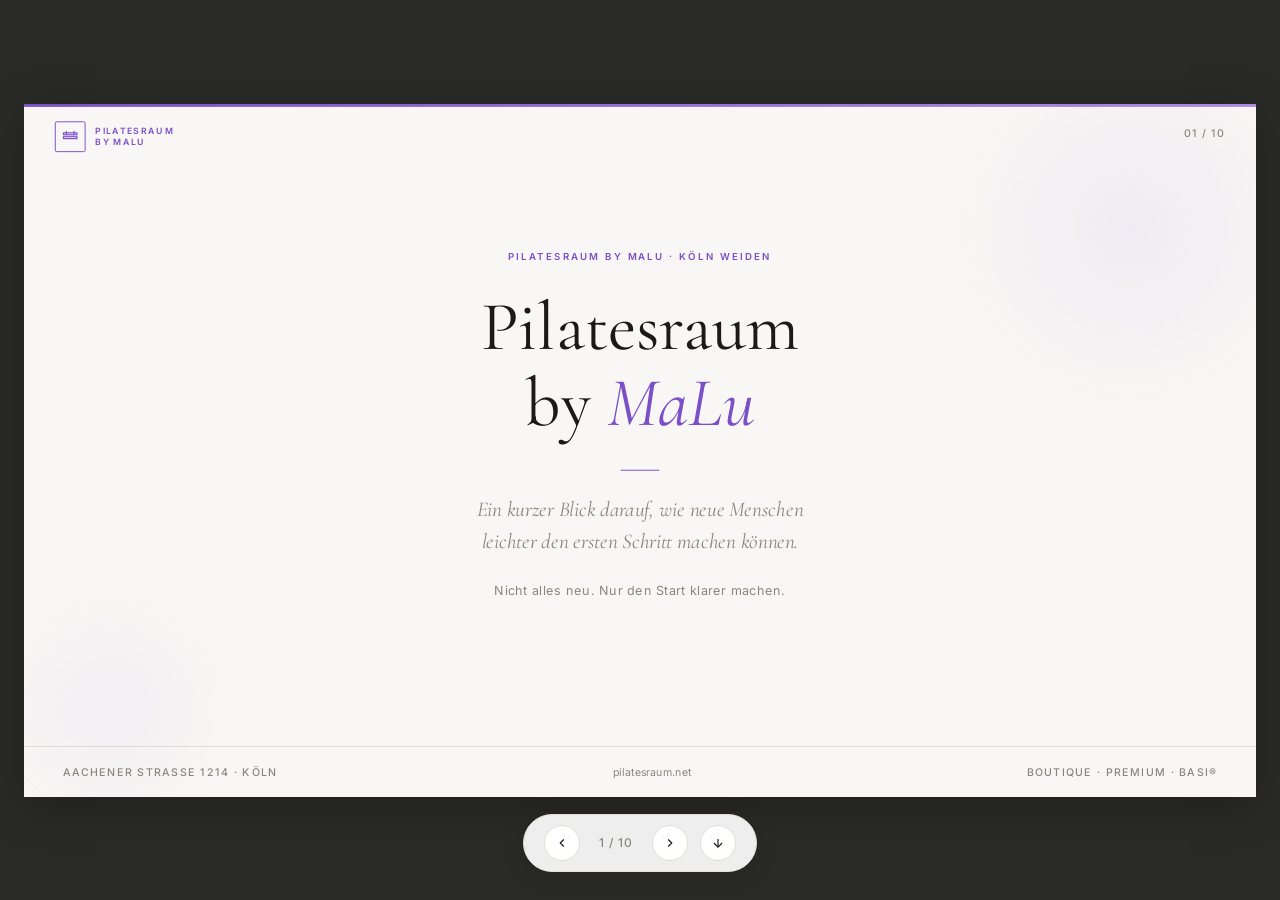
<file: index.html>
<!DOCTYPE html>
<html lang="de">
<head>
  <meta charset="UTF-8">
  <meta name="viewport" content="width=device-width, initial-scale=1.0">
  <title>Pilatesraum by MaLu — Präsentation</title>
  <link rel="stylesheet" href="styles.css">
</head>
<body>

<!-- =====================================================
     NAVIGATION BAR
===================================================== -->
<nav id="nav-bar">
  <button class="nav-btn" id="btn-prev" title="Vorherige Folie" aria-label="Vorherige">
    <svg xmlns="http://www.w3.org/2000/svg" width="14" height="14" viewBox="0 0 24 24" fill="none" stroke="currentColor" stroke-width="2"><polyline points="15 18 9 12 15 6"/></svg>
  </button>
  <span id="slide-counter">1 / 9</span>
  <button class="nav-btn" id="btn-next" title="Nächste Folie" aria-label="Nächste">
    <svg xmlns="http://www.w3.org/2000/svg" width="14" height="14" viewBox="0 0 24 24" fill="none" stroke="currentColor" stroke-width="2"><polyline points="9 18 15 12 9 6"/></svg>
  </button>
  <button class="nav-btn" id="btn-scroll" title="Scroll-Modus" aria-label="Scroll-Modus">
    <svg xmlns="http://www.w3.org/2000/svg" width="14" height="14" viewBox="0 0 24 24" fill="none" stroke="currentColor" stroke-width="2"><line x1="12" y1="5" x2="12" y2="19"/><polyline points="19 12 12 19 5 12"/></svg>
  </button>
</nav>

<!-- =====================================================
     PRESENTATION
===================================================== -->
<div id="presentation">


<!-- ===================================================
     SLIDE 1 — TITEL
=================================================== -->
<section class="slide active" id="slide-1">
  <div class="slide-top-bar"></div>

  <!-- Soft background decoration -->
  <div style="position:absolute;top:-80px;right:-80px;width:420px;height:420px;border-radius:50%;background:radial-gradient(circle,rgba(123,79,200,0.07) 0%,transparent 70%);pointer-events:none;"></div>
  <div style="position:absolute;bottom:-60px;left:-60px;width:300px;height:300px;border-radius:50%;background:radial-gradient(circle,rgba(123,79,200,0.05) 0%,transparent 70%);pointer-events:none;"></div>

  <!-- Logo -->
  <div class="slide-logo">
    <div class="logo-mark">
      <svg viewBox="0 0 20 20"><rect x="3" y="6" width="14" height="2"/><rect x="3" y="10" width="14" height="2"/><line x1="6" y1="4" x2="6" y2="8"/><line x1="14" y1="4" x2="14" y2="8"/></svg>
    </div>
    <div class="logo-text">PILATESRAUM<br>BY MALU</div>
  </div>

  <div class="slide-number">01 / 10</div>

  <!-- Center content -->
  <div style="flex:1;display:flex;align-items:center;justify-content:center;padding:0 100px;">
    <div style="display:flex;flex-direction:column;align-items:center;text-align:center;max-width:680px;gap:0;">

      <div class="label" style="margin-bottom:28px;letter-spacing:0.22em;">Pilatesraum by MaLu · Köln Weiden</div>

      <h1 class="display-xl" style="margin-bottom:6px;">
        Pilatesraum<br>by <em>MaLu</em>
      </h1>

      <div class="thin-line" style="margin:24px auto;"></div>

      <p style="font-family:'Cormorant Garamond',Georgia,serif;font-size:22px;font-weight:400;font-style:italic;color:var(--color-muted);line-height:1.5;max-width:520px;margin-bottom:24px;">
        Ein kurzer Blick darauf, wie neue Menschen<br>leichter den ersten Schritt machen können.
      </p>

      <p class="body-sm" style="font-size:13px;color:var(--color-muted);letter-spacing:0.04em;">
        Nicht alles neu. Nur den Start klarer machen.
      </p>

    </div>
  </div>

  <!-- Bottom accent bar -->
  <div style="display:flex;align-items:center;justify-content:space-between;padding:18px 40px;border-top:1px solid var(--color-line);">
    <span style="font-size:11px;font-weight:500;letter-spacing:0.14em;text-transform:uppercase;color:var(--color-muted);">Aachener Straße 1214 · Köln</span>
    <span style="font-size:11px;color:var(--color-muted);">pilatesraum.net</span>
    <span style="font-size:11px;font-weight:500;letter-spacing:0.14em;text-transform:uppercase;color:var(--color-muted);">Boutique · Premium · BASI®</span>
  </div>
</section>


<!-- ===================================================
     SLIDE 2 — DER ECHTE WEG HEUTE
=================================================== -->
<section class="slide" id="slide-2">
  <div class="slide-top-bar"></div>
  <div class="slide-logo">
    <div class="logo-mark">
      <svg viewBox="0 0 20 20"><rect x="3" y="6" width="14" height="2"/><rect x="3" y="10" width="14" height="2"/><line x1="6" y1="4" x2="6" y2="8"/><line x1="14" y1="4" x2="14" y2="8"/></svg>
    </div>
    <div class="logo-text">PILATESRAUM<br>BY MALU</div>
  </div>
  <div class="slide-number">02 / 10</div>

  <div style="flex:1;display:flex;flex-direction:column;padding:54px 56px 26px;">

    <!-- Headline -->
    <div style="margin-bottom:36px;">
      <div class="label" style="margin-bottom:10px;">Der Weg heute</div>
      <h2 class="display-md">Das sieht eine neue Person <em>heute</em></h2>
    </div>

    <!-- Flow -->
    <div style="flex:1;display:flex;flex-direction:column;justify-content:center;gap:20px;">

      <!-- Screenshot thumbnails row -->
      <div class="flow-row" style="gap:0;margin-bottom:8px;">

        <!-- Step 1: Instagram -->
        <div class="flow-step">
          <div class="step-thumb screenshot-box" style="width:110px;height:70px;border-radius:8px;">
            <img src="instagram-profile.png" alt="Instagram Profil" onerror="this.style.display='none'">
            <div class="placeholder-label"><span class="filename">instagram-<br>profile.png</span></div>
          </div>
          <div class="step-label" style="font-size:10px;margin-top:6px;">Instagram</div>
          <div class="step-sub">Sie entdecken euch</div>
        </div>

        <div class="flow-arrow">→</div>

        <!-- Step 2: Profil -->
        <div class="flow-step">
          <div class="step-thumb screenshot-box" style="width:110px;height:70px;border-radius:8px;">
            <img src="instagram-grid.png" alt="Instagram Grid" onerror="this.style.display='none'">
            <div class="placeholder-label"><span class="filename">instagram-<br>grid.png</span></div>
          </div>
          <div class="step-label" style="font-size:10px;margin-top:6px;">Profil</div>
          <div class="step-sub">Sie schauen sich um</div>
        </div>

        <div class="flow-arrow">→</div>

        <!-- Step 3: Website -->
        <div class="flow-step">
          <div class="step-thumb screenshot-box" style="width:110px;height:70px;border-radius:8px;">
            <img src="website-home.png" alt="Website Home" onerror="this.style.display='none'">
            <div class="placeholder-label"><span class="filename">website-<br>home.png</span></div>
          </div>
          <div class="step-label" style="font-size:10px;margin-top:6px;">Website</div>
          <div class="step-sub">Sie klicken auf den Link</div>
        </div>

        <div class="flow-arrow">→</div>

        <!-- Step 4: Angebote -->
        <div class="flow-step">
          <div class="step-thumb screenshot-box" style="width:110px;height:70px;border-radius:8px;">
            <img src="website-offer.png" alt="Angebote" onerror="this.style.display='none'">
            <div class="placeholder-label"><span class="filename">website-<br>offer.png</span></div>
          </div>
          <div class="step-label" style="font-size:10px;margin-top:6px;">Angebote & Preise</div>
          <div class="step-sub">Mehrere Optionen auf einmal</div>
        </div>

        <div class="flow-arrow">→</div>

        <!-- Step 5: Entscheidung -->
        <div class="flow-step">
          <div class="step-thumb" style="width:110px;height:70px;border-radius:8px;background:var(--color-accent-light);display:flex;align-items:center;justify-content:center;border:1.5px dashed #D6C2F0;">
            <span style="font-size:22px;">?</span>
          </div>
          <div class="step-label" style="font-size:10px;margin-top:6px;color:#C4883A;">Entscheidung</div>
          <div class="step-sub" style="color:#C4883A;">Wie starte ich am besten?</div>
        </div>

      </div>

      <!-- Divider -->
      <div class="thin-line-full"></div>

      <!-- Context text -->
      <div style="display:flex;align-items:flex-start;gap:40px;margin-top:8px;">
        <p class="body-text" style="font-size:14px;max-width:420px;font-style:italic;font-family:'Cormorant Garamond',Georgia,serif;font-size:18px;line-height:1.5;">
          Ich habe mir angeschaut, was eine neue Person sieht, bevor sie euch anfragt oder bucht.
        </p>
        <div style="flex:1;display:flex;gap:20px;">
          <div class="callout" style="max-width:200px;">
            <div class="callout-dot"></div>
            <span class="callout-text">Das Profil wirkt direkt hochwertig und ruhig.</span>
          </div>
          <div class="callout warn" style="max-width:200px;">
            <div class="callout-dot warn"></div>
            <span class="callout-text">Der erste Schritt könnte noch klarer sein.</span>
          </div>
        </div>
      </div>

    </div>
  </div>
</section>


<!-- ===================================================
     SLIDE 3 — WAS AM INSTAGRAM STARK IST
=================================================== -->
<section class="slide" id="slide-3">
  <div class="slide-top-bar"></div>
  <div class="slide-logo">
    <div class="logo-mark">
      <svg viewBox="0 0 20 20"><rect x="3" y="6" width="14" height="2"/><rect x="3" y="10" width="14" height="2"/><line x1="6" y1="4" x2="6" y2="8"/><line x1="14" y1="4" x2="14" y2="8"/></svg>
    </div>
    <div class="logo-text">PILATESRAUM<br>BY MALU</div>
  </div>
  <div class="slide-number">03 / 10</div>

  <div style="flex:1;display:flex;flex-direction:column;padding:54px 56px 26px;">

    <div style="margin-bottom:16px;">
      <div class="label" style="margin-bottom:8px;">Was gut funktioniert</div>
      <h2 class="display-md">Euer Profil wirkt ruhig,<br>hochwertig und <em>fachlich</em></h2>
    </div>

    <div style="flex:1;display:flex;gap:40px;align-items:stretch;min-height:0;">

      <!-- Screenshot links -->
      <div style="position:relative;flex-shrink:0;width:255px;">
        <div class="screenshot-box" style="height:460px;width:255px;border-radius:12px;box-shadow:0 4px 24px rgba(0,0,0,0.1);">
          <img src="instagram-profile.png" alt="Instagram Profil" style="object-position:top;" onerror="this.style.display='none'">
          <div class="placeholder-label">
            <svg width="28" height="28" viewBox="0 0 24 24" fill="none" stroke="#8A877F" stroke-width="1.5"><rect x="3" y="3" width="18" height="18" rx="4"/><circle cx="8.5" cy="8.5" r="1.5"/><polyline points="21 15 16 10 5 21"/></svg>
            <span class="filename">instagram-profile.png</span>
            <span class="hint">Screenshot hier einfügen</span>
          </div>
        </div>

        <!-- Annotation lines (decorative SVG) -->
        <svg style="position:absolute;top:0;left:0;width:100%;height:100%;pointer-events:none;overflow:visible;" viewBox="0 0 280 420" preserveAspectRatio="none">
          <!-- Arrow to top area (Bio) -->
          <line x1="280" y1="80" x2="310" y2="80" stroke="#7B4FC8" stroke-width="1.2" stroke-dasharray="4,3" opacity="0.6"/>
          <circle cx="278" cy="80" r="3" fill="#7B4FC8" opacity="0.7"/>
          <!-- Arrow to middle area (content) -->
          <line x1="280" y1="200" x2="310" y2="200" stroke="#7B4FC8" stroke-width="1.2" stroke-dasharray="4,3" opacity="0.6"/>
          <circle cx="278" cy="200" r="3" fill="#7B4FC8" opacity="0.7"/>
          <!-- Arrow to grid -->
          <line x1="280" y1="340" x2="310" y2="320" stroke="#7B4FC8" stroke-width="1.2" stroke-dasharray="4,3" opacity="0.6"/>
          <circle cx="278" cy="340" r="3" fill="#7B4FC8" opacity="0.7"/>
        </svg>
      </div>

      <!-- Callouts rechts -->
      <div style="flex:1;display:flex;flex-direction:column;justify-content:center;gap:14px;padding-left:36px;">

        <div style="display:flex;flex-direction:column;gap:6px;">
          <div style="display:flex;align-items:center;gap:10px;">
            <div style="width:26px;height:26px;border-radius:50%;background:var(--color-accent-light);display:flex;align-items:center;justify-content:center;font-size:12px;">✦</div>
            <span style="font-size:11px;font-weight:700;letter-spacing:0.14em;text-transform:uppercase;color:var(--color-accent);">Erster Eindruck</span>
          </div>
          <div class="card-sm" style="padding:14px 16px;">
            <p style="font-size:15px;font-weight:500;color:var(--color-text);margin-bottom:3px;">Ruhig, hochwertig, klar</p>
            <p class="body-sm">Das Profil strahlt sofort Premium aus — die Bildsprache und die Stimmung passen perfekt zu einem Boutique-Pilatesstudio.</p>
          </div>
        </div>

        <div style="display:flex;flex-direction:column;gap:6px;">
          <div style="display:flex;align-items:center;gap:10px;">
            <div style="width:26px;height:26px;border-radius:50%;background:var(--color-accent-light);display:flex;align-items:center;justify-content:center;font-size:12px;">✦</div>
            <span style="font-size:11px;font-weight:700;letter-spacing:0.14em;text-transform:uppercase;color:var(--color-accent);">Fachwissen</span>
          </div>
          <div class="card-sm" style="padding:14px 16px;">
            <p style="font-size:15px;font-weight:500;color:var(--color-text);margin-bottom:3px;">BASI® & DPV sichtbar</p>
            <p class="body-sm">Zertifizierung und Mitgliedschaft im Deutschen Pilatesverband geben sofort Vertrauen. Das ist nicht selbstverständlich.</p>
          </div>
        </div>

        <div style="display:flex;flex-direction:column;gap:6px;">
          <div style="display:flex;align-items:center;gap:10px;">
            <div style="width:26px;height:26px;border-radius:50%;background:var(--color-accent-light);display:flex;align-items:center;justify-content:center;font-size:12px;">✦</div>
            <span style="font-size:11px;font-weight:700;letter-spacing:0.14em;text-transform:uppercase;color:var(--color-accent);">Ästhetik</span>
          </div>
          <div class="card-sm" style="padding:14px 16px;">
            <p style="font-size:15px;font-weight:500;color:var(--color-text);margin-bottom:3px;">Bildwelt und Ton stimmen</p>
            <p class="body-sm">Der Stil der Beiträge — anatomische Grafiken, Studio-Aufnahmen, ruhige Farben — passt zusammen und wirkt durchdacht.</p>
          </div>
        </div>

      </div>
    </div>
  </div>
</section>


<!-- ===================================================
     SLIDE 4 — WO NEUE MENSCHEN HÄNGEN BLEIBEN
=================================================== -->
<section class="slide" id="slide-4">
  <div class="slide-top-bar"></div>
  <div class="slide-logo">
    <div class="logo-mark">
      <svg viewBox="0 0 20 20"><rect x="3" y="6" width="14" height="2"/><rect x="3" y="10" width="14" height="2"/><line x1="6" y1="4" x2="6" y2="8"/><line x1="14" y1="4" x2="14" y2="8"/></svg>
    </div>
    <div class="logo-text">PILATESRAUM<br>BY MALU</div>
  </div>
  <div class="slide-number">04 / 10</div>

  <div style="flex:1;display:flex;flex-direction:column;padding:54px 56px 26px;">

    <div style="margin-bottom:16px;">
      <div class="label" style="margin-bottom:8px;">Wo es noch hängen bleiben kann</div>
      <h2 class="display-md">Der erste Schritt ist <em>noch nicht</em><br>sofort klar</h2>
    </div>

    <div style="flex:1;display:flex;gap:40px;align-items:stretch;min-height:0;">

      <!-- Screenshot links -->
      <div style="position:relative;flex-shrink:0;width:255px;">
        <div class="screenshot-box" style="height:460px;width:255px;border-radius:12px;box-shadow:0 4px 24px rgba(0,0,0,0.1);">
          <img src="instagram-profile.png" alt="Instagram Profil" style="object-position:top;" onerror="this.style.display='none'">
          <div class="placeholder-label">
            <svg width="28" height="28" viewBox="0 0 24 24" fill="none" stroke="#8A877F" stroke-width="1.5"><rect x="3" y="3" width="18" height="18" rx="4"/><circle cx="8.5" cy="8.5" r="1.5"/><polyline points="21 15 16 10 5 21"/></svg>
            <span class="filename">instagram-profile.png</span>
            <span class="hint">Screenshot hier einfügen</span>
          </div>
        </div>

        <!-- Annotation lines (orange for questions) -->
        <svg style="position:absolute;top:0;left:0;width:100%;height:100%;pointer-events:none;overflow:visible;" viewBox="0 0 280 420" preserveAspectRatio="none">
          <line x1="280" y1="100" x2="310" y2="110" stroke="#C4883A" stroke-width="1.2" stroke-dasharray="4,3" opacity="0.7"/>
          <circle cx="278" cy="100" r="3" fill="#C4883A" opacity="0.8"/>
          <line x1="280" y1="190" x2="310" y2="210" stroke="#C4883A" stroke-width="1.2" stroke-dasharray="4,3" opacity="0.7"/>
          <circle cx="278" cy="190" r="3" fill="#C4883A" opacity="0.8"/>
          <line x1="280" y1="290" x2="310" y2="320" stroke="#C4883A" stroke-width="1.2" stroke-dasharray="4,3" opacity="0.7"/>
          <circle cx="278" cy="290" r="3" fill="#C4883A" opacity="0.8"/>
        </svg>
      </div>

      <!-- Callouts rechts -->
      <div style="flex:1;display:flex;flex-direction:column;justify-content:center;gap:12px;padding-left:36px;">

        <div class="callout warn" style="max-width:100%;">
          <div class="callout-dot warn"></div>
          <div>
            <p style="font-size:14px;font-weight:600;color:var(--color-text);margin-bottom:2px;">„Was soll ich als Anfängerin zuerst tun?"</p>
            <p class="body-sm">Das Profil zeigt viel — aber eine neue Person findet keinen klaren nächsten Schritt für sich.</p>
          </div>
        </div>

        <div class="callout warn" style="max-width:100%;">
          <div class="callout-dot warn"></div>
          <div>
            <p style="font-size:14px;font-weight:600;color:var(--color-text);margin-bottom:2px;">„Matte, Reformer oder 1:1 — was passt zu mir?"</p>
            <p class="body-sm">Wer Pilates noch nicht kennt, weiß nicht, womit man am besten anfängt. Eine kleine Orientierungshilfe fehlt noch.</p>
          </div>
        </div>

        <div class="callout warn" style="max-width:100%;">
          <div class="callout-dot warn"></div>
          <div>
            <p style="font-size:14px;font-weight:600;color:var(--color-text);margin-bottom:2px;">„Wo klicke ich, wenn ich noch unsicher bin?"</p>
            <p class="body-sm">Der Link in der Bio führt direkt auf die Website — aber ohne eine ruhige Brücke dazwischen kann es zu schnell zu viel sein.</p>
          </div>
        </div>

        <p style="font-family:'Cormorant Garamond',Georgia,serif;font-size:16px;font-style:italic;color:var(--color-muted);line-height:1.45;max-width:420px;margin-top:2px;">
          Das Profil wirkt schön. Aber eine neue Person muss noch selbst herausfinden, wie sie am besten startet.
        </p>

      </div>
    </div>
  </div>
</section>


<!-- ===================================================
     SLIDE 5 — WAS NACH DEM KLICK PASSIERT
=================================================== -->
<section class="slide" id="slide-5">
  <div class="slide-top-bar"></div>
  <div class="slide-logo">
    <div class="logo-mark">
      <svg viewBox="0 0 20 20"><rect x="3" y="6" width="14" height="2"/><rect x="3" y="10" width="14" height="2"/><line x1="6" y1="4" x2="6" y2="8"/><line x1="14" y1="4" x2="14" y2="8"/></svg>
    </div>
    <div class="logo-text">PILATESRAUM<br>BY MALU</div>
  </div>
  <div class="slide-number">05 / 10</div>

  <div style="flex:1;display:flex;flex-direction:column;padding:54px 56px 26px;">

    <div style="margin-bottom:16px;">
      <div class="label" style="margin-bottom:8px;">Die Website</div>
      <h2 class="display-md">Auf der Website kommen viele<br>Entscheidungen <em>auf einmal</em></h2>
    </div>

    <div style="flex:1;display:flex;gap:36px;align-items:stretch;min-height:0;">

      <!-- Website Screenshot -->
      <div style="position:relative;flex-shrink:0;width:270px;">
        <div class="screenshot-box" style="height:460px;width:270px;border-radius:12px;box-shadow:0 4px 24px rgba(0,0,0,0.12);">
          <img src="website-offer.png" alt="Website Angebote" style="object-position:top;" onerror="this.style.display='none'">
          <div class="placeholder-label">
            <svg width="28" height="28" viewBox="0 0 24 24" fill="none" stroke="#8A877F" stroke-width="1.5"><rect x="3" y="3" width="18" height="18" rx="4"/><circle cx="8.5" cy="8.5" r="1.5"/><polyline points="21 15 16 10 5 21"/></svg>
            <span class="filename">website-offer.png</span>
            <span class="hint">Screenshot hier einfügen</span>
          </div>
        </div>

        <!-- Orange markers on screenshot -->
        <svg style="position:absolute;top:0;left:0;width:100%;height:100%;pointer-events:none;overflow:visible;" viewBox="0 0 300 400" preserveAspectRatio="none">
          <line x1="300" y1="90" x2="330" y2="80" stroke="#C4883A" stroke-width="1.2" stroke-dasharray="4,3" opacity="0.7"/>
          <circle cx="298" cy="90" r="3" fill="#C4883A" opacity="0.8"/>
          <line x1="300" y1="190" x2="330" y2="180" stroke="#C4883A" stroke-width="1.2" stroke-dasharray="4,3" opacity="0.7"/>
          <circle cx="298" cy="190" r="3" fill="#C4883A" opacity="0.8"/>
          <line x1="300" y1="290" x2="330" y2="300" stroke="#C4883A" stroke-width="1.2" stroke-dasharray="4,3" opacity="0.7"/>
          <circle cx="298" cy="290" r="3" fill="#C4883A" opacity="0.8"/>
          <line x1="300" y1="360" x2="330" y2="360" stroke="#C4883A" stroke-width="1.2" stroke-dasharray="4,3" opacity="0.7"/>
          <circle cx="298" cy="360" r="3" fill="#C4883A" opacity="0.8"/>
        </svg>
      </div>

      <!-- Fragen / Callouts -->
      <div style="flex:1;display:flex;flex-direction:column;justify-content:center;gap:10px;padding-left:32px;">

        <div class="callout warn" style="max-width:100%;padding:10px 14px;">
          <div class="callout-dot warn"></div>
          <div>
            <p style="font-size:13px;font-weight:600;color:var(--color-text);margin-bottom:1px;">„Welches Angebot passt zu mir?"</p>
            <p class="body-sm">Personal Training, Einzelticket, Abo — für neue Menschen ist das noch nicht leicht einzuordnen.</p>
          </div>
        </div>

        <div class="callout warn" style="max-width:100%;padding:10px 14px;">
          <div class="callout-dot warn"></div>
          <div>
            <p style="font-size:13px;font-weight:600;color:var(--color-text);margin-bottom:1px;">„Muss ich direkt ein Paket wählen?"</p>
            <p class="body-sm">Wer zum ersten Mal bucht, fragt sich, ob es auch eine niedrigschwellige Option gibt.</p>
          </div>
        </div>

        <div class="callout warn" style="max-width:100%;padding:10px 14px;">
          <div class="callout-dot warn"></div>
          <div>
            <p style="font-size:13px;font-weight:600;color:var(--color-text);margin-bottom:1px;">„Was ist der einfachste Start?"</p>
            <p class="body-sm">Diese Frage bleibt auf der Angebotsseite noch unbeantwortet — was es gibt, ist klar, aber nicht, was zu wem passt.</p>
          </div>
        </div>

        <div class="callout warn" style="max-width:100%;padding:10px 14px;">
          <div class="callout-dot warn"></div>
          <div>
            <p style="font-size:13px;font-weight:600;color:var(--color-text);margin-bottom:1px;">„Was passiert, wenn ich das Falsche buche?"</p>
            <p class="body-sm">Unsicherheit entsteht, wenn niemand sagt: Keine Sorge — wir helfen dir, den richtigen Start zu finden.</p>
          </div>
        </div>

        <p style="font-family:'Cormorant Garamond',Georgia,serif;font-size:15px;font-style:italic;color:var(--color-muted);line-height:1.4;max-width:420px;margin-top:2px;">
          Für Menschen, die schon genau wissen, was sie wollen, ist das okay. Für neue Menschen kann es zu früh zu viel sein.
        </p>

      </div>
    </div>
  </div>
</section>


<!-- ===================================================
     SLIDE 6 — DER EINFACHERE ERSTE SCHRITT
=================================================== -->
<section class="slide" id="slide-6">
  <div class="slide-top-bar"></div>
  <div class="slide-logo">
    <div class="logo-mark">
      <svg viewBox="0 0 20 20"><rect x="3" y="6" width="14" height="2"/><rect x="3" y="10" width="14" height="2"/><line x1="6" y1="4" x2="6" y2="8"/><line x1="14" y1="4" x2="14" y2="8"/></svg>
    </div>
    <div class="logo-text">PILATESRAUM<br>BY MALU</div>
  </div>
  <div class="slide-number">06 / 10</div>

  <div style="flex:1;display:flex;flex-direction:column;padding:54px 56px 26px;">

    <div style="margin-bottom:14px;">
      <div class="label" style="margin-bottom:8px;">Eine kleine Verbesserung</div>
      <h2 class="display-md">Erst kurz einordnen.<br>Dann <em>passend starten.</em></h2>
    </div>

    <div style="flex:1;display:flex;gap:56px;align-items:center;min-height:0;">

      <!-- HEUTE -->
      <div class="ba-block">
        <div class="ba-label today" style="margin-bottom:10px;">— Heute</div>

        <div class="ba-step">
          <div class="step-icon neutral">💡</div>
          <span class="step-txt">Interesse an Pilates</span>
        </div>
        <div class="ba-arrow">↓</div>

        <div class="ba-step">
          <div class="step-icon neutral">📱</div>
          <span class="step-txt">Instagram-Profil entdecken</span>
        </div>
        <div class="ba-arrow">↓</div>

        <div class="ba-step">
          <div class="step-icon neutral">🌐</div>
          <span class="step-txt">Auf die Website klicken</span>
        </div>
        <div class="ba-arrow">↓</div>

        <div class="ba-step">
          <div class="step-icon bad">📋</div>
          <span class="step-txt">Viele Angebote gleichzeitig</span>
        </div>
        <div class="ba-arrow">↓</div>

        <div class="ba-step">
          <div class="step-icon bad">🤔</div>
          <span class="step-txt" style="color:#C4883A;font-weight:500;">Unsicherheit — was wähle ich?</span>
        </div>

      </div>

      <!-- Divider -->
      <div style="display:flex;flex-direction:column;align-items:center;gap:12px;">
        <div style="width:1px;height:60px;background:var(--color-line);"></div>
        <div style="width:32px;height:32px;border-radius:50%;background:var(--color-accent);display:flex;align-items:center;justify-content:center;color:white;font-size:14px;font-weight:600;">→</div>
        <div style="width:1px;height:60px;background:var(--color-line);"></div>
      </div>

      <!-- BESSER -->
      <div class="ba-block">
        <div class="ba-label better" style="margin-bottom:10px;">— Einfacher</div>

        <div class="ba-step">
          <div class="step-icon neutral">💡</div>
          <span class="step-txt">Interesse an Pilates</span>
        </div>
        <div class="ba-arrow">↓</div>

        <div class="ba-step">
          <div class="step-icon neutral">📱</div>
          <span class="step-txt">Instagram-Profil entdecken</span>
        </div>
        <div class="ba-arrow">↓</div>

        <div class="ba-step highlight">
          <div class="step-icon good">✦</div>
          <span class="step-txt" style="color:var(--color-accent);font-weight:500;">Kleine Einstiegsfrage: Was suche ich?</span>
        </div>
        <div class="ba-arrow" style="color:var(--color-accent);">↓</div>

        <div class="ba-step highlight">
          <div class="step-icon good">💬</div>
          <span class="step-txt" style="color:var(--color-accent);font-weight:500;">Persönliche Empfehlung per WhatsApp</span>
        </div>
        <div class="ba-arrow" style="color:var(--color-accent);">↓</div>

        <div class="ba-step highlight">
          <div class="step-icon good">📅</div>
          <span class="step-txt" style="color:var(--color-accent);font-weight:500;">Passende Buchung — ohne Raten</span>
        </div>

      </div>
    </div>

    <div style="margin-top:14px;">
      <div class="thin-line-full"></div>
      <p style="font-family:'Cormorant Garamond',Georgia,serif;font-size:17px;font-style:italic;color:var(--color-muted);line-height:1.4;margin-top:10px;">
        Neue Menschen müssen nicht sofort alles allein entscheiden.
      </p>
    </div>

  </div>
</section>


<!-- ===================================================
     SLIDE 7 — BEISPIEL EINSTIEGSSEITE (HERO SLIDE)
=================================================== -->
<section class="slide" id="slide-7">
  <div class="slide-top-bar"></div>
  <div class="slide-logo">
    <div class="logo-mark">
      <svg viewBox="0 0 20 20"><rect x="3" y="6" width="14" height="2"/><rect x="3" y="10" width="14" height="2"/><line x1="6" y1="4" x2="6" y2="8"/><line x1="14" y1="4" x2="14" y2="8"/></svg>
    </div>
    <div class="logo-text">PILATESRAUM<br>BY MALU</div>
  </div>
  <div class="slide-number">07 / 10</div>

  <!-- Full bleed layout: left label + right mockup -->
  <div style="flex:1;display:flex;gap:0;align-items:stretch;">

    <!-- Left column: context -->
    <div style="width:300px;flex-shrink:0;display:flex;flex-direction:column;justify-content:center;padding:72px 40px 40px 60px;gap:20px;">
      <div class="label">Beispiel</div>
      <h2 class="display-md" style="font-size:30px;">Eine kleine<br><em>Einstiegsseite</em></h2>
      <div class="thin-line"></div>
      <p class="body-text" style="font-size:13px;line-height:1.6;">
        So könnte eine ruhige Seite aussehen, die neue Menschen sanft aufnimmt — im echten Stil von Pilatesraum by MaLu.
      </p>
      <div style="margin-top:8px;padding:14px;background:var(--color-accent-light);border-radius:8px;border:1px solid #D6C2F0;">
        <p style="font-size:11px;font-weight:600;letter-spacing:0.1em;text-transform:uppercase;color:var(--color-accent);margin-bottom:6px;">Ziel dieser Seite</p>
        <p style="font-size:12px;color:var(--color-text);line-height:1.5;">Neue Menschen kurz abholen und dann persönlich begleiten — nicht alleine entscheiden lassen.</p>
      </div>
    </div>

    <!-- Right column: mockup -->
    <div style="flex:1;display:flex;align-items:center;justify-content:center;padding:20px 50px 20px 20px;">
      <div class="mockup-wrap" style="width:100%;max-width:620px;">

        <!-- Banner -->
        <div class="mockup-banner">
          WE LOVE PILATES &nbsp;·&nbsp; WE LOVE PILATES &nbsp;·&nbsp; WE LOVE PILATES &nbsp;·&nbsp; WE LOVE PILATES
        </div>

        <!-- Nav -->
        <div class="mockup-nav">
          <div class="mockup-logo-txt">PILATESRAUM <span style="font-weight:300;opacity:0.6;">BY MALU</span></div>
          <div style="display:flex;gap:16px;">
            <span style="font-size:10px;color:var(--color-muted);letter-spacing:0.1em;text-transform:uppercase;">Angebote</span>
            <span style="font-size:10px;color:var(--color-muted);letter-spacing:0.1em;text-transform:uppercase;">Über uns</span>
            <span style="font-size:10px;color:var(--color-muted);letter-spacing:0.1em;text-transform:uppercase;">Kontakt</span>
          </div>
        </div>

        <!-- Body -->
        <div class="mockup-body">

          <!-- Headline -->
          <div class="label" style="margin-bottom:6px;">Neu bei uns?</div>
          <div class="mockup-headline">Finde deinen <em>passenden Einstieg.</em></div>
          <p class="mockup-sub">Ob Matte, Reformer oder 1:1 — wir helfen dir, den ersten Schritt zu finden, der zu deinem Körper und deinem Ziel passt.</p>

          <!-- Cards -->
          <div class="mockup-cards">
            <div class="mockup-card selected">
              <div class="mc-icon">🏋️</div>
              <div class="mc-label">Reformer</div>
            </div>
            <div class="mockup-card">
              <div class="mc-icon">🧘</div>
              <div class="mc-label">Matte</div>
            </div>
            <div class="mockup-card">
              <div class="mc-icon">✦</div>
              <div class="mc-label">1:1</div>
            </div>
          </div>

          <!-- Form -->
          <div class="mockup-form">
            <div class="mockup-input">Dein Name</div>
            <div class="mockup-input">WhatsApp-Nummer</div>
            <div class="mockup-input">Pilates-Erfahrung</div>
            <div class="mockup-input">Dein Ziel</div>
          </div>

          <!-- Button -->
          <button class="mockup-btn">Einstieg anfragen</button>

          <!-- Note -->
          <p class="mockup-note">
            Wir melden uns persönlich zurück und empfehlen dir den passenden Start.
          </p>

        </div>
      </div>
    </div>

  </div>
</section>


<!-- ===================================================
     SLIDE 8 — WAS KLEIN GEÄNDERT WERDEN MÜSSTE
=================================================== -->
<section class="slide" id="slide-8">
  <div class="slide-top-bar"></div>
  <div class="slide-logo">
    <div class="logo-mark">
      <svg viewBox="0 0 20 20"><rect x="3" y="6" width="14" height="2"/><rect x="3" y="10" width="14" height="2"/><line x1="6" y1="4" x2="6" y2="8"/><line x1="14" y1="4" x2="14" y2="8"/></svg>
    </div>
    <div class="logo-text">PILATESRAUM<br>BY MALU</div>
  </div>
  <div class="slide-number">08 / 10</div>

  <div style="flex:1;display:flex;flex-direction:column;padding:54px 56px 26px;">

    <div style="margin-bottom:24px;">
      <div class="label" style="margin-bottom:8px;">Was sich ändern würde</div>
      <h2 class="display-md">Nur kleine Dinge, die den Start <em>klarer machen</em></h2>
    </div>

    <!-- Four cards -->
    <div style="flex:1;display:flex;gap:18px;align-items:stretch;min-height:0;">

      <!-- Card 1 -->
      <div class="card" style="flex:1;display:flex;flex-direction:column;gap:14px;">
        <div style="width:44px;height:44px;border-radius:50%;background:var(--color-accent-light);display:flex;align-items:center;justify-content:center;font-size:20px;">✍️</div>
        <div>
          <p style="font-size:12px;font-weight:700;letter-spacing:0.14em;text-transform:uppercase;color:var(--color-accent);margin-bottom:6px;">1 — Profiltext</p>
          <p style="font-size:15px;font-weight:600;color:var(--color-text);margin-bottom:8px;">Den Profiltext klarer machen</p>
          <p class="body-sm">Ein kurzer Satz für neue Menschen, damit sie sofort wissen: hier bin ich richtig — und hier ist mein nächster Schritt.</p>
        </div>
      </div>

      <!-- Card 2 -->
      <div class="card" style="flex:1;display:flex;flex-direction:column;gap:14px;">
        <div style="width:44px;height:44px;border-radius:50%;background:var(--color-accent-light);display:flex;align-items:center;justify-content:center;font-size:20px;">🔗</div>
        <div>
          <p style="font-size:12px;font-weight:700;letter-spacing:0.14em;text-transform:uppercase;color:var(--color-accent);margin-bottom:6px;">2 — Bio-Link</p>
          <p style="font-size:15px;font-weight:600;color:var(--color-text);margin-bottom:8px;">Den Link auf den einfachen Einstieg setzen</p>
          <p class="body-sm">Statt direkt auf alle Angebote — zuerst auf eine ruhige kleine Seite, die neue Menschen abholt.</p>
        </div>
      </div>

      <!-- Card 3 -->
      <div class="card" style="flex:1;display:flex;flex-direction:column;gap:14px;">
        <div style="width:44px;height:44px;border-radius:50%;background:var(--color-accent-light);display:flex;align-items:center;justify-content:center;font-size:20px;">👋</div>
        <div>
          <p style="font-size:12px;font-weight:700;letter-spacing:0.14em;text-transform:uppercase;color:var(--color-accent);margin-bottom:6px;">3 — Neu hier?</p>
          <p style="font-size:15px;font-weight:600;color:var(--color-text);margin-bottom:8px;">Einen klaren Einstiegspunkt sichtbar machen</p>
          <p class="body-sm">Ein Reel, ein Highlight oder eine kleine Story, die sagt: hier startest du, wenn du neu bei Pilates bist.</p>
        </div>
      </div>

      <!-- Card 4 -->
      <div class="card" style="flex:1;display:flex;flex-direction:column;gap:14px;">
        <div style="width:44px;height:44px;border-radius:50%;background:var(--color-accent-light);display:flex;align-items:center;justify-content:center;font-size:20px;">📋</div>
        <div>
          <p style="font-size:12px;font-weight:700;letter-spacing:0.14em;text-transform:uppercase;color:var(--color-accent);margin-bottom:6px;">4 — Anfragen</p>
          <p style="font-size:15px;font-weight:600;color:var(--color-text);margin-bottom:8px;">Anfragen einfach festhalten</p>
          <p class="body-sm">Eine klare, einfache Möglichkeit für neue Menschen, sich zu melden — und für euch, Anfragen zu behalten und zu antworten.</p>
        </div>
      </div>

    </div>

    <div style="margin-top:16px;">
      <div class="thin-line-full"></div>
      <p style="font-family:'Cormorant Garamond',Georgia,serif;font-size:17px;font-style:italic;color:var(--color-muted);line-height:1.4;margin-top:10px;">
        Es geht nicht darum, euer Instagram neu zu erfinden. Es geht darum, neuen Menschen den Start leichter zu machen.
      </p>
    </div>

  </div>
</section>


<!-- ===================================================
     SLIDE 9 — KLEINER TEST
=================================================== -->
<section class="slide" id="slide-9">
  <div class="slide-top-bar"></div>
  <div class="slide-logo">
    <div class="logo-mark">
      <svg viewBox="0 0 20 20"><rect x="3" y="6" width="14" height="2"/><rect x="3" y="10" width="14" height="2"/><line x1="6" y1="4" x2="6" y2="8"/><line x1="14" y1="4" x2="14" y2="8"/></svg>
    </div>
    <div class="logo-text">PILATESRAUM<br>BY MALU</div>
  </div>
  <div class="slide-number">09 / 10</div>

  <div style="flex:1;display:flex;flex-direction:column;padding:54px 56px 26px;">

    <div style="margin-bottom:20px;">
      <div class="label" style="margin-bottom:8px;">Der nächste Schritt</div>
      <h2 class="display-md">Dann schauen wir, ob <em>echte Anfragen</em> kommen</h2>
    </div>

    <!-- Three columns: who, what, how -->
    <div style="display:flex;gap:18px;margin-bottom:20px;">

      <div class="card" style="flex:1;display:flex;flex-direction:column;gap:12px;">
        <div style="display:flex;align-items:center;gap:10px;padding-bottom:10px;border-bottom:1px solid var(--color-line);">
          <div style="width:32px;height:32px;border-radius:50%;background:var(--color-accent);color:white;display:flex;align-items:center;justify-content:center;font-size:13px;font-weight:700;flex-shrink:0;">1</div>
          <span style="font-size:11px;font-weight:700;letter-spacing:0.14em;text-transform:uppercase;color:var(--color-accent);">Wen sprechen wir an?</span>
        </div>
        <p style="font-size:15px;font-weight:500;color:var(--color-text);">Menschen in Köln, die Pilates starten möchten.</p>
        <p class="body-sm">Neue Menschen, die euer Profil kennen und den ersten Schritt noch nicht gemacht haben.</p>
      </div>

      <div class="card" style="flex:1;display:flex;flex-direction:column;gap:12px;">
        <div style="display:flex;align-items:center;gap:10px;padding-bottom:10px;border-bottom:1px solid var(--color-line);">
          <div style="width:32px;height:32px;border-radius:50%;background:var(--color-accent);color:white;display:flex;align-items:center;justify-content:center;font-size:13px;font-weight:700;flex-shrink:0;">2</div>
          <span style="font-size:11px;font-weight:700;letter-spacing:0.14em;text-transform:uppercase;color:var(--color-accent);">Was fragen sie an?</span>
        </div>
        <p style="font-size:15px;font-weight:500;color:var(--color-text);">Einen passenden Pilates-Einstieg.</p>
        <p class="body-sm">Kein festes Paket, keine direkte Buchung — sondern erst eine persönliche Empfehlung.</p>
      </div>

      <div class="card" style="flex:1;display:flex;flex-direction:column;gap:12px;">
        <div style="display:flex;align-items:center;gap:10px;padding-bottom:10px;border-bottom:1px solid var(--color-line);">
          <div style="width:32px;height:32px;border-radius:50%;background:var(--color-accent);color:white;display:flex;align-items:center;justify-content:center;font-size:13px;font-weight:700;flex-shrink:0;">3</div>
          <span style="font-size:11px;font-weight:700;letter-spacing:0.14em;text-transform:uppercase;color:var(--color-accent);">Was schauen wir uns an?</span>
        </div>
        <p style="font-size:15px;font-weight:500;color:var(--color-text);">Anfrage → Rückmeldung → Termin → Buchung.</p>
        <p class="body-sm">Einfache Liste. Kein kompliziertes System. Wir schauen, was wirklich passiert.</p>
      </div>

    </div>

    <!-- Results row -->
    <div style="display:flex;gap:12px;margin-bottom:16px;">

      <div class="card-sm" style="flex:1;display:flex;align-items:flex-start;gap:12px;">
        <div class="result-dot dot-neutral" style="margin-top:4px;"></div>
        <div>
          <p style="font-size:13px;font-weight:600;color:var(--color-text);margin-bottom:3px;">Kaum Anfragen</p>
          <p class="body-sm">→ Nicht größer machen — zuerst verstehen, warum.</p>
        </div>
      </div>

      <div class="card-sm" style="flex:1;display:flex;align-items:flex-start;gap:12px;">
        <div class="result-dot dot-good" style="margin-top:4px;"></div>
        <div>
          <p style="font-size:13px;font-weight:600;color:var(--color-text);margin-bottom:3px;">Erste gute Anfragen</p>
          <p class="body-sm">→ Den Weg verbessern und verfeinern.</p>
        </div>
      </div>

      <div class="card-sm" style="flex:1;display:flex;align-items:flex-start;gap:12px;">
        <div class="result-dot dot-great" style="margin-top:4px;"></div>
        <div>
          <p style="font-size:13px;font-weight:600;color:var(--color-text);margin-bottom:3px;">Mehrere gute Anfragen</p>
          <p class="body-sm">→ Regelmäßig weiterführen und ausbauen.</p>
        </div>
      </div>

    </div>

    <div class="thin-line-full"></div>

    <!-- Closing statement -->
    <div style="display:flex;align-items:center;justify-content:space-between;margin-top:12px;">
      <p style="font-family:'Cormorant Garamond',Georgia,serif;font-size:21px;font-style:italic;color:var(--color-text);line-height:1.35;max-width:500px;">
        Erst klein testen.<br>Dann entscheiden.
      </p>
      <div style="text-align:right;">
        <p style="font-size:11px;font-weight:700;letter-spacing:0.16em;text-transform:uppercase;color:var(--color-accent);margin-bottom:4px;">Pilatesraum by MaLu</p>
        <p style="font-size:11px;color:var(--color-muted);">Aachener Straße 1214 · Köln Weiden</p>
        <p style="font-size:11px;color:var(--color-muted);">pilatesraum.net · @pilatesraumbymalu</p>
      </div>
    </div>

  </div>
</section>


<!-- ============ SLIDE 10 — Fairness / Angebot ============ -->
<section class="slide" id="slide-10">
  <div class="slide-top-bar"></div>
  <div class="slide-logo">
    <div class="logo-mark">
      <svg viewBox="0 0 20 20"><rect x="3" y="6" width="14" height="2"/><rect x="3" y="10" width="14" height="2"/><line x1="6" y1="4" x2="6" y2="8"/><line x1="14" y1="4" x2="14" y2="8"/></svg>
    </div>
    <div class="logo-text">PILATESRAUM<br>BY MALU</div>
  </div>
  <div class="slide-number">10 / 10</div>

  <div style="flex:1;display:flex;flex-direction:column;padding:50px 56px 24px;background:#F6F1EA;">

    <!-- Heading -->
    <div style="margin-bottom:20px;">
      <h2 style="font-family:'Cormorant Garamond',Georgia,serif;font-size:34px;font-weight:400;line-height:1.1;color:#3D3A33;margin-bottom:9px;">Kleiner Test. Kein großes Risiko.</h2>
      <p style="font-size:15px;font-weight:400;color:#6B655B;line-height:1.5;max-width:760px;">Ihr zahlt nicht für Versprechen. Ihr zahlt nur, wenn durch den Test wirklich Umsatz entsteht.</p>
    </div>

    <!-- Three cards -->
    <div style="display:flex;gap:18px;flex:1;align-items:stretch;">

      <!-- CARD 1 -->
      <div style="flex:1;display:flex;flex-direction:column;background:#FBF8F3;border:1px solid #E5DCCE;border-radius:14px;padding:24px 22px;">
        <div style="font-size:30px;font-family:'Cormorant Garamond',Georgia,serif;color:#C9BFAE;font-weight:500;line-height:1;margin-bottom:14px;">1</div>
        <h3 style="font-size:17px;font-weight:600;color:#3D3A33;line-height:1.25;margin-bottom:12px;">Kleines Werbebudget</h3>
        <p style="font-size:13.5px;color:#6B655B;line-height:1.55;margin-bottom:18px;">Ihr setzt nur einen kleinen, vorher gedeckelten Betrag für Werbung ein.</p>
        <div style="margin-top:auto;">
          <div style="background:#F0E9DD;border-radius:10px;padding:14px 16px;text-align:center;">
            <p style="font-size:11px;letter-spacing:0.06em;text-transform:uppercase;color:#A89C88;margin-bottom:4px;">Beispiel</p>
            <p style="font-size:22px;font-weight:600;color:#3D3A33;">max. 250 €</p>
            <p style="font-size:12px;color:#8A8170;">Werbebudget</p>
          </div>
          <p style="font-size:11.5px;color:#9A917F;line-height:1.5;margin-top:12px;">Das Geld geht direkt an Meta — nicht an Daniel.</p>
        </div>
      </div>

      <!-- CARD 2 -->
      <div style="flex:1;display:flex;flex-direction:column;background:#FBF8F3;border:1px solid #E5DCCE;border-radius:14px;padding:24px 22px;">
        <div style="font-size:30px;font-family:'Cormorant Garamond',Georgia,serif;color:#C9BFAE;font-weight:500;line-height:1;margin-bottom:14px;">2</div>
        <h3 style="font-size:17px;font-weight:600;color:#3D3A33;line-height:1.25;margin-bottom:12px;">Wenn niemand kauft: 0 €</h3>
        <p style="font-size:13.5px;color:#6B655B;line-height:1.55;margin-bottom:18px;">Wenn aus dem Test keine zahlenden neuen Kunden entstehen, zahlt ihr mir keine Setup-Gebühr.</p>
        <div style="margin-top:auto;">
          <div style="background:#F0E9DD;border-radius:10px;padding:18px 16px;text-align:center;">
            <p style="font-size:34px;font-weight:600;color:#3D3A33;line-height:1;">0 €</p>
            <p style="font-size:12px;color:#8A8170;margin-top:6px;">an Daniel</p>
          </div>
          <p style="font-size:11.5px;color:#9A917F;line-height:1.5;margin-top:12px;">Keine Buchung. Keine Rechnung von mir.</p>
        </div>
      </div>

      <!-- CARD 3 -->
      <div style="flex:1;display:flex;flex-direction:column;background:#FBF8F3;border:1px solid #E5DCCE;border-radius:14px;padding:24px 22px;">
        <div style="font-size:30px;font-family:'Cormorant Garamond',Georgia,serif;color:#C9BFAE;font-weight:500;line-height:1;margin-bottom:14px;">3</div>
        <h3 style="font-size:17px;font-weight:600;color:#3D3A33;line-height:1.25;margin-bottom:12px;">Wenn Umsatz entsteht: fair teilen</h3>
        <p style="font-size:13px;color:#6B655B;line-height:1.5;margin-bottom:14px;">Erst wird euer Werbebudget rechnerisch wieder reingeholt. Danach erhalte ich einen Anteil vom Umsatz, der durch neue Kunden aus dem Test entsteht.</p>
        <div style="margin-top:auto;">
          <div style="background:#3D3A33;border-radius:10px;padding:13px 14px;text-align:center;margin-bottom:10px;">
            <p style="font-size:15px;font-weight:600;color:#FBF8F3;line-height:1.3;">25 % vom Umsatz<br><span style="font-size:12px;font-weight:400;color:#C9BFAE;">nach Werbebudget</span></p>
          </div>
          <div style="display:flex;flex-direction:column;gap:3px;font-size:11.5px;color:#7A7363;line-height:1.5;">
            <div style="display:flex;justify-content:space-between;"><span>Werbebudget</span><span>250 €</span></div>
            <div style="display:flex;justify-content:space-between;"><span>Neuer Umsatz</span><span>700 €</span></div>
            <div style="display:flex;justify-content:space-between;border-top:1px solid #E5DCCE;padding-top:3px;"><span>Umsatz nach Werbebudget</span><span>450 €</span></div>
            <div style="display:flex;justify-content:space-between;color:#3D3A33;font-weight:600;font-size:12.5px;"><span>25 % davon</span><span>112,50 €</span></div>
          </div>
        </div>
      </div>

    </div>

    <!-- Closing statement -->
    <div style="margin-top:18px;text-align:center;">
      <p style="font-family:'Cormorant Garamond',Georgia,serif;font-size:18px;font-style:italic;color:#5A5447;line-height:1.4;max-width:880px;margin:0 auto;">
        Wenn der Test nichts bringt, bleibt euer Risiko auf das kleine Werbebudget begrenzt. Wenn er Umsatz bringt, werde ich aus dem Ergebnis bezahlt.
      </p>
    </div>

  </div>
</section>


</div><!-- end #presentation -->

<script src="script.js"></script>
</body>
</html>
</file>
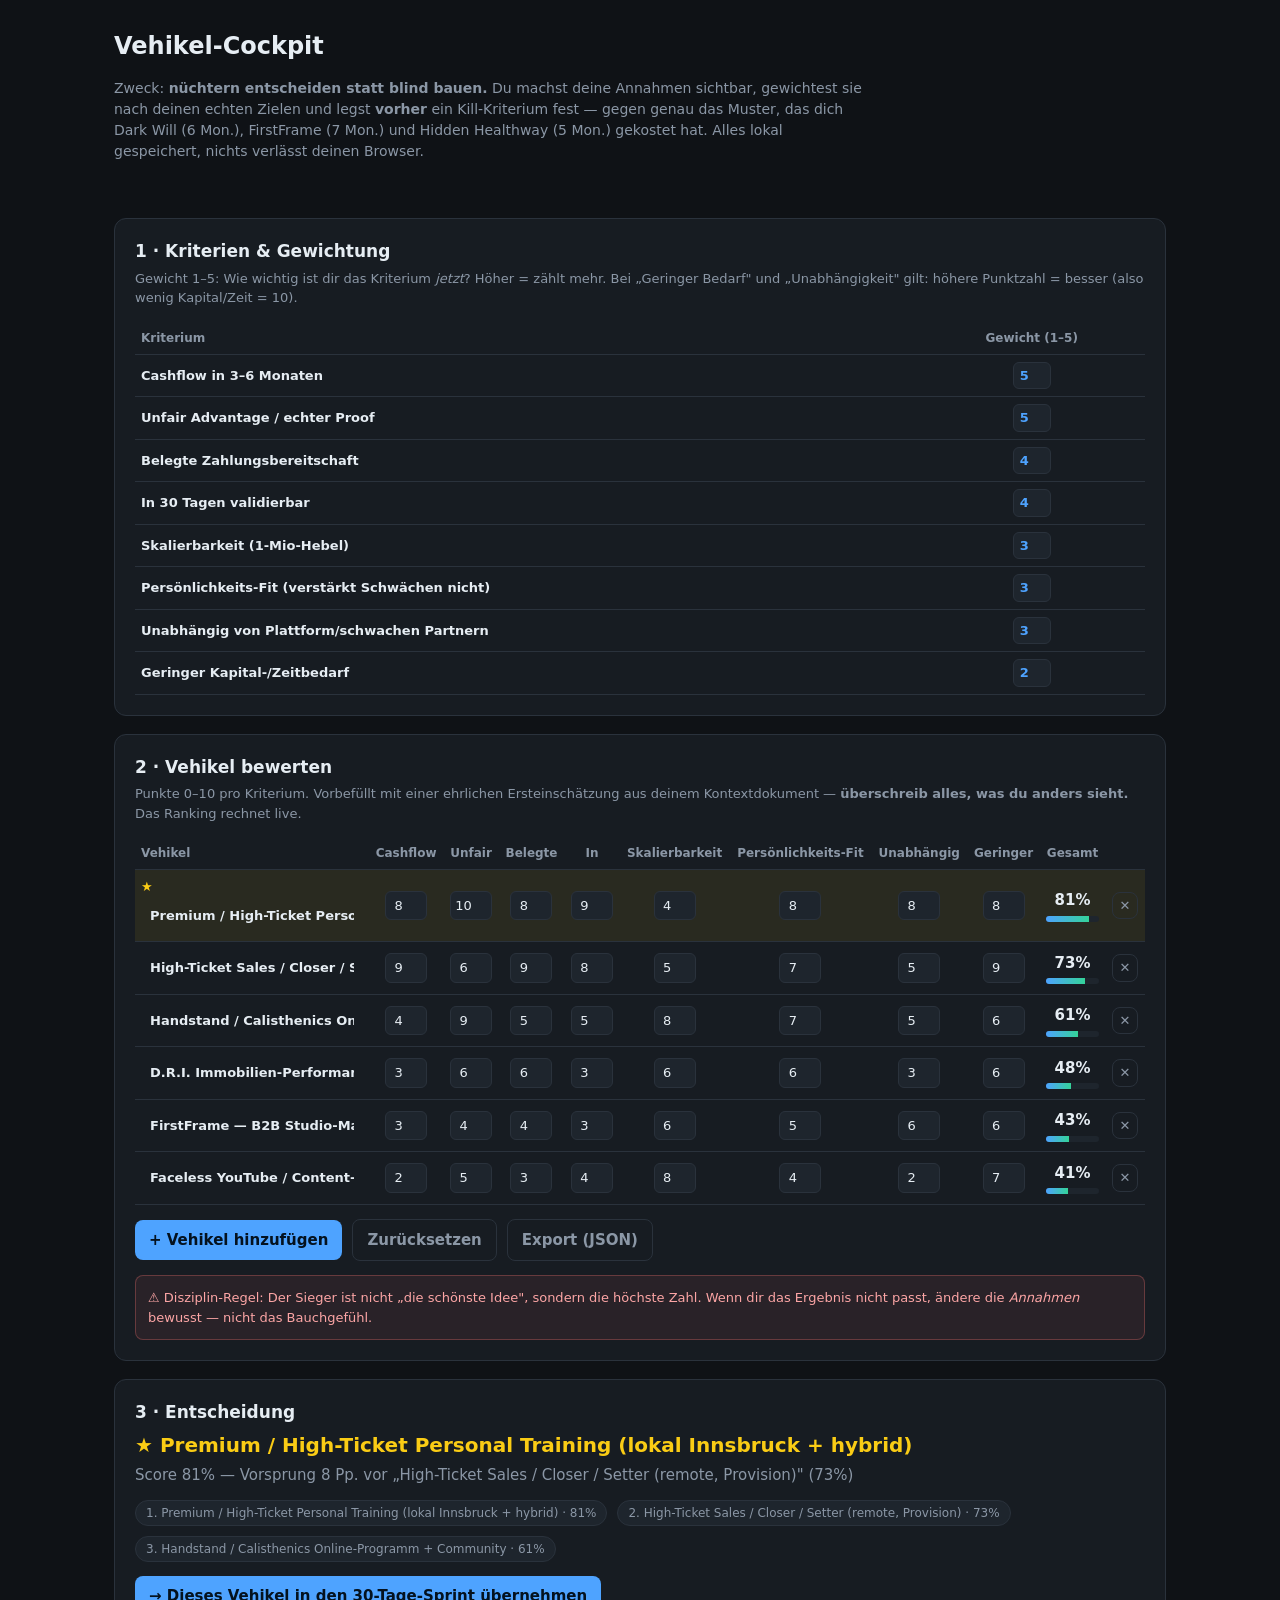
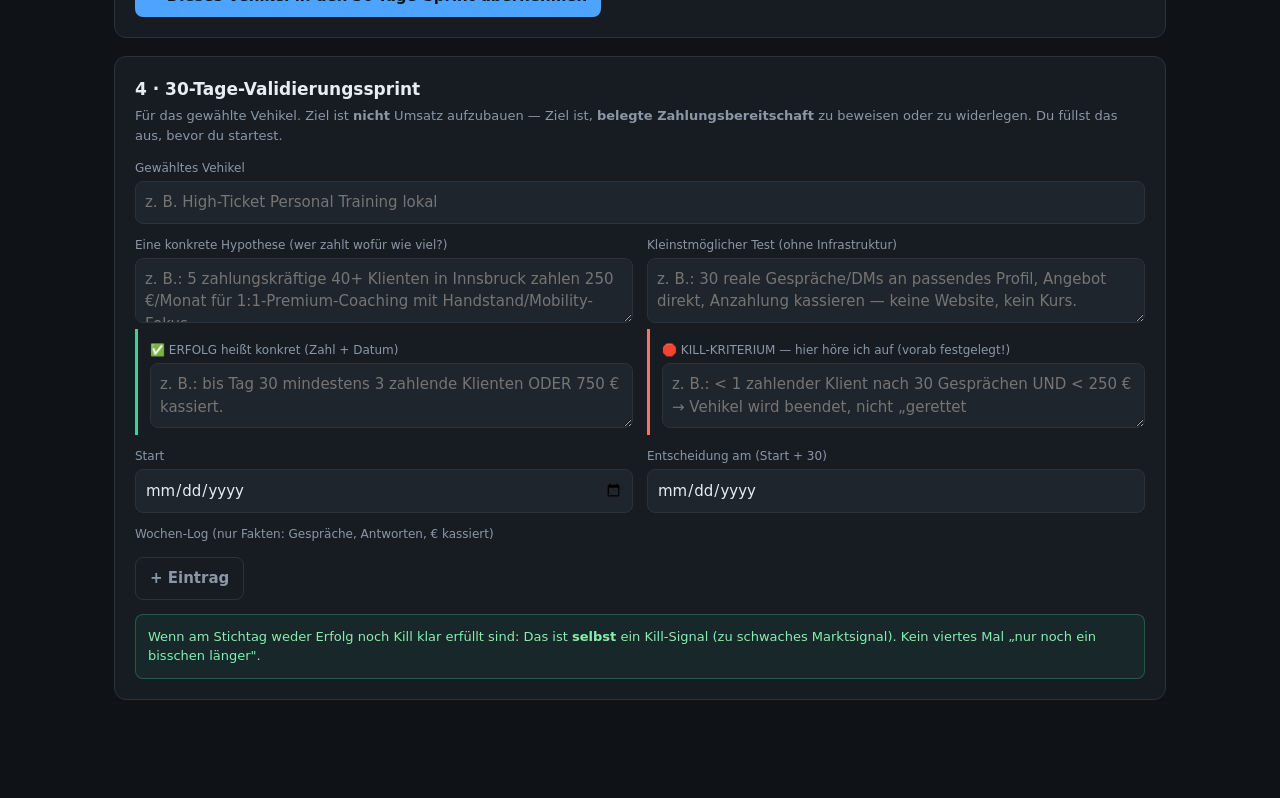
<file: vehikel-cockpit.html>
<!DOCTYPE html>
<html lang="de">
<head>
<meta charset="UTF-8">
<meta name="viewport" content="width=device-width, initial-scale=1.0">
<title>Vehikel-Cockpit — Entscheidung & Validierung</title>
<style>
  :root{
    --bg:#0f1216; --panel:#171c22; --panel2:#1e252d; --line:#2a323c;
    --txt:#e6edf3; --muted:#8b97a6; --accent:#4ea3ff; --good:#34d399;
    --warn:#fbbf24; --bad:#f87171; --gold:#facc15;
  }
  *{box-sizing:border-box}
  body{margin:0;background:var(--bg);color:var(--txt);
    font:15px/1.5 system-ui,-apple-system,Segoe UI,Roboto,sans-serif;}
  header{padding:28px 24px 12px;max-width:1100px;margin:0 auto}
  h1{font-size:24px;margin:0 0 4px}
  .sub{color:var(--muted);font-size:14px;max-width:760px}
  main{max-width:1100px;margin:0 auto;padding:12px 24px 80px}
  .card{background:var(--panel);border:1px solid var(--line);border-radius:12px;
    padding:20px;margin:18px 0}
  h2{font-size:17px;margin:0 0 4px}
  .hint{color:var(--muted);font-size:13px;margin:0 0 14px}
  table{width:100%;border-collapse:collapse;font-size:13px}
  th,td{padding:7px 6px;text-align:center;border-bottom:1px solid var(--line)}
  th{color:var(--muted);font-weight:600;font-size:12px}
  td.name,th.name{text-align:left;min-width:190px;font-weight:600}
  td.score input{width:42px;background:var(--panel2);border:1px solid var(--line);
    color:var(--txt);border-radius:6px;padding:4px;text-align:center;font:inherit}
  .wt input{width:38px;background:var(--panel2);border:1px solid var(--line);
    color:var(--accent);border-radius:6px;padding:3px;text-align:center;font:inherit;font-weight:700}
  .total{font-weight:700;font-size:15px}
  .rank1 td{background:rgba(250,204,21,.08)}
  .rank1 td.name::before{content:"★ ";color:var(--gold)}
  .bar{height:6px;background:var(--panel2);border-radius:3px;overflow:hidden;margin-top:4px}
  .bar>i{display:block;height:100%;background:linear-gradient(90deg,#4ea3ff,#34d399)}
  button{background:var(--accent);color:#04121f;border:0;border-radius:8px;
    padding:9px 14px;font:inherit;font-weight:600;cursor:pointer}
  button.ghost{background:transparent;color:var(--muted);border:1px solid var(--line)}
  button.ghost:hover{color:var(--txt)}
  .row{display:flex;gap:10px;flex-wrap:wrap;align-items:center;margin-top:14px}
  .pill{display:inline-block;background:var(--panel2);border:1px solid var(--line);
    border-radius:999px;padding:3px 10px;font-size:12px;color:var(--muted)}
  label{display:block;font-size:12px;color:var(--muted);margin:12px 0 4px}
  input[type=text],textarea,input[type=date]{width:100%;background:var(--panel2);
    border:1px solid var(--line);color:var(--txt);border-radius:8px;padding:9px;font:inherit}
  textarea{min-height:54px;resize:vertical}
  .grid2{display:grid;grid-template-columns:1fr 1fr;gap:14px}
  .kill{border-left:3px solid var(--bad);padding-left:12px}
  .win{border-left:3px solid var(--good);padding-left:12px}
  .big{font-size:20px;font-weight:700}
  .gold{color:var(--gold)} .muted{color:var(--muted)}
  .warnbox{background:rgba(248,113,113,.08);border:1px solid rgba(248,113,113,.3);
    border-radius:8px;padding:12px;font-size:13px;color:#fca5a5;margin-top:14px}
  .logline{display:grid;grid-template-columns:110px 1fr;gap:8px;margin-top:8px}
  @media(max-width:760px){.grid2{grid-template-columns:1fr}td.name,th.name{min-width:120px}}
</style>
</head>
<body>
<header>
  <h1>Vehikel-Cockpit</h1>
  <p class="sub">Zweck: <b>nüchtern entscheiden statt blind bauen.</b> Du machst deine Annahmen sichtbar,
  gewichtest sie nach deinen echten Zielen und legst <b>vorher</b> ein Kill-Kriterium fest — gegen genau das
  Muster, das dich Dark Will (6 Mon.), FirstFrame (7 Mon.) und Hidden Healthway (5 Mon.) gekostet hat.
  Alles lokal gespeichert, nichts verlässt deinen Browser.</p>
</header>
<main>

<section class="card">
  <h2>1 · Kriterien & Gewichtung</h2>
  <p class="hint">Gewicht 1–5: Wie wichtig ist dir das Kriterium <i>jetzt</i>? Höher = zählt mehr.
  Bei „Geringer Bedarf" und „Unabhängigkeit" gilt: höhere Punktzahl = besser (also wenig Kapital/Zeit = 10).</p>
  <table id="critTable"></table>
</section>

<section class="card">
  <h2>2 · Vehikel bewerten</h2>
  <p class="hint">Punkte 0–10 pro Kriterium. Vorbefüllt mit einer ehrlichen Ersteinschätzung aus deinem
  Kontextdokument — <b>überschreib alles, was du anders sieht.</b> Das Ranking rechnet live.</p>
  <div style="overflow-x:auto"><table id="vehTable"></table></div>
  <div class="row">
    <button onclick="addVehicle()">+ Vehikel hinzufügen</button>
    <button class="ghost" onclick="resetAll()">Zurücksetzen</button>
    <button class="ghost" onclick="exportJSON()">Export (JSON)</button>
  </div>
  <div class="warnbox">⚠️ Disziplin-Regel: Der Sieger ist nicht „die schönste Idee", sondern die höchste Zahl.
  Wenn dir das Ergebnis nicht passt, ändere die <i>Annahmen</i> bewusst — nicht das Bauchgefühl.</div>
</section>

<section class="card">
  <h2>3 · Entscheidung</h2>
  <div id="decision"></div>
</section>

<section class="card">
  <h2>4 · 30-Tage-Validierungssprint</h2>
  <p class="hint">Für das gewählte Vehikel. Ziel ist <b>nicht</b> Umsatz aufzubauen — Ziel ist, <b>belegte
  Zahlungsbereitschaft</b> zu beweisen oder zu widerlegen. Du füllst das aus, bevor du startest.</p>

  <label>Gewähltes Vehikel</label>
  <input type="text" id="sp_vehicle" placeholder="z. B. High-Ticket Personal Training lokal">

  <div class="grid2">
    <div>
      <label>Eine konkrete Hypothese (wer zahlt wofür wie viel?)</label>
      <textarea id="sp_hypo" placeholder="z. B.: 5 zahlungskräftige 40+ Klienten in Innsbruck zahlen 250 €/Monat für 1:1-Premium-Coaching mit Handstand/Mobility-Fokus."></textarea>
    </div>
    <div>
      <label>Kleinstmöglicher Test (ohne Infrastruktur)</label>
      <textarea id="sp_test" placeholder="z. B.: 30 reale Gespräche/DMs an passendes Profil, Angebot direkt, Anzahlung kassieren — keine Website, kein Kurs."></textarea>
    </div>
  </div>

  <div class="grid2">
    <div class="win">
      <label>✅ ERFOLG heißt konkret (Zahl + Datum)</label>
      <textarea id="sp_win" placeholder="z. B.: bis Tag 30 mindestens 3 zahlende Klienten ODER 750 € kassiert."></textarea>
    </div>
    <div class="kill">
      <label>🛑 KILL-KRITERIUM — hier höre ich auf (vorab festgelegt!)</label>
      <textarea id="sp_kill" placeholder="z. B.: < 1 zahlender Klient nach 30 Gesprächen UND < 250 € → Vehikel wird beendet, nicht „gerettet"."></textarea>
    </div>
  </div>

  <div class="grid2">
    <div><label>Start</label><input type="date" id="sp_start"></div>
    <div><label>Entscheidung am (Start + 30)</label><input type="date" id="sp_end" readonly></div>
  </div>

  <label>Wochen-Log (nur Fakten: Gespräche, Antworten, € kassiert)</label>
  <div id="logs"></div>
  <div class="row"><button class="ghost" onclick="addLog()">+ Eintrag</button></div>

  <div class="warnbox" style="background:rgba(52,211,153,.06);border-color:rgba(52,211,153,.3);color:#86efac">
  Wenn am Stichtag weder Erfolg noch Kill klar erfüllt sind: Das ist <b>selbst</b> ein Kill-Signal
  (zu schwaches Marktsignal). Kein viertes Mal „nur noch ein bisschen länger".</div>
</section>

</main>

<script>
const CRIT = [
  {k:'cashflow', n:'Cashflow in 3–6 Monaten', w:5},
  {k:'proof',    n:'Unfair Advantage / echter Proof', w:5},
  {k:'pay',      n:'Belegte Zahlungsbereitschaft', w:4},
  {k:'validate', n:'In 30 Tagen validierbar', w:4},
  {k:'scale',    n:'Skalierbarkeit (1-Mio-Hebel)', w:3},
  {k:'fit',      n:'Persönlichkeits-Fit (verstärkt Schwächen nicht)', w:3},
  {k:'indep',    n:'Unabhängig von Plattform/schwachen Partnern', w:3},
  {k:'cost',     n:'Geringer Kapital-/Zeitbedarf', w:2},
];
// Ehrliche Ersteinschätzung aus dem Kontextdokument (alles editierbar)
const SEED = [
  {n:'Premium / High-Ticket Personal Training (lokal Innsbruck + hybrid)',
   s:{cashflow:8,proof:10,pay:8,validate:9,scale:4,fit:8,indep:8,cost:8}},
  {n:'High-Ticket Sales / Closer / Setter (remote, Provision)',
   s:{cashflow:9,proof:6,pay:9,validate:8,scale:5,fit:7,indep:5,cost:9}},
  {n:'Handstand / Calisthenics Online-Programm + Community',
   s:{cashflow:4,proof:9,pay:5,validate:5,scale:8,fit:7,indep:5,cost:6}},
  {n:'D.R.I. Immobilien-Performance (mit Cousin)',
   s:{cashflow:3,proof:6,pay:6,validate:3,scale:6,fit:6,indep:3,cost:6}},
  {n:'FirstFrame — B2B Studio-Marketing (Solo, kalt)',
   s:{cashflow:3,proof:4,pay:4,validate:3,scale:6,fit:5,indep:6,cost:6}},
  {n:'Faceless YouTube / Content-Vehikel',
   s:{cashflow:2,proof:5,pay:3,validate:4,scale:8,fit:4,indep:2,cost:7}},
];

let state = load();
function load(){
  try{const x=JSON.parse(localStorage.getItem('vehikel_cockpit'));
    if(x&&x.veh) return x;}catch(e){}
  return {weights:Object.fromEntries(CRIT.map(c=>[c.k,c.w])),
          veh:SEED.map(v=>({...v,s:{...v.s}})), sprint:{}, logs:[]};
}
function save(){localStorage.setItem('vehikel_cockpit',JSON.stringify(state));}

function maxScore(){return CRIT.reduce((a,c)=>a+10*state.weights[c.k],0);}
function vehTotal(v){return CRIT.reduce((a,c)=>a+(+v.s[c.k]||0)*state.weights[c.k],0);}

function renderCrit(){
  let h='<tr><th class="name">Kriterium</th><th>Gewicht (1–5)</th></tr>';
  CRIT.forEach(c=>{h+=`<tr><td class="name">${c.n}</td>
    <td class="wt"><input type="number" min="1" max="5" value="${state.weights[c.k]}"
      onchange="state.weights['${c.k}']=Math.max(1,Math.min(5,+this.value||1));save();renderAll()"></td></tr>`;});
  document.getElementById('critTable').innerHTML=h;
}
function renderVeh(){
  const ranked=[...state.veh.map((v,i)=>({i,t:vehTotal(v)}))].sort((a,b)=>b.t-a.t);
  const topI=ranked.length?ranked[0].i:-1;
  let h='<tr><th class="name">Vehikel</th>';
  CRIT.forEach(c=>h+=`<th title="${c.n}">${c.n.split(' ')[0].replace('/','')}</th>`);
  h+='<th>Gesamt</th><th></th></tr>';
  state.veh.forEach((v,i)=>{
    h+=`<tr class="${i===topI?'rank1':''}"><td class="name"><input type="text" value="${v.n.replace(/"/g,'&quot;')}"
        style="width:100%;background:transparent;border:0;color:inherit;font:inherit;font-weight:600"
        onchange="state.veh[${i}].n=this.value;save();renderAll()"></td>`;
    CRIT.forEach(c=>{h+=`<td class="score"><input type="number" min="0" max="10" value="${v.s[c.k]??0}"
        onchange="state.veh[${i}].s['${c.k}']=Math.max(0,Math.min(10,+this.value||0));save();renderAll()"></td>`;});
    const pct=Math.round(vehTotal(v)/maxScore()*100);
    h+=`<td class="total">${pct}%<div class="bar"><i style="width:${pct}%"></i></div></td>
        <td><button class="ghost" style="padding:3px 7px" onclick="delVeh(${i})">✕</button></td></tr>`;
  });
  document.getElementById('vehTable').innerHTML=h;
}
function renderDecision(){
  const ranked=[...state.veh.map(v=>({n:v.n,t:vehTotal(v)}))].sort((a,b)=>b.t-a.t);
  const m=maxScore();
  if(!ranked.length){document.getElementById('decision').innerHTML='<p class="muted">Keine Vehikel.</p>';return;}
  const top=ranked[0], sec=ranked[1];
  const gap=sec?Math.round((top.t-sec.t)/m*100):null;
  let h=`<div class="big gold">★ ${top.n}</div>
    <div class="muted" style="margin:4px 0 10px">Score ${Math.round(top.t/m*100)}%`;
  if(sec) h+=` — Vorsprung ${gap} Pp. vor „${sec.n}" (${Math.round(sec.t/m*100)}%)`;
  h+='</div>';
  if(gap!==null&&gap<5) h+=`<div class="warnbox">Knappes Rennen (&lt;5 Pp.). Das heißt nicht „beide machen" —
     das hat dich vorher Fokus gekostet. Wähl das mit dem <b>schnelleren 30-Tage-Validierungssignal</b>.</div>`;
  h+='<div class="row">';
  ranked.slice(0,3).forEach((r,i)=>h+=`<span class="pill">${i+1}. ${r.n} · ${Math.round(r.t/m*100)}%</span>`);
  h+='</div><div class="row"><button onclick="useTop()">→ Dieses Vehikel in den 30-Tage-Sprint übernehmen</button></div>';
  document.getElementById('decision').innerHTML=h;
}
function renderSprint(){
  const s=state.sprint;
  ['vehicle','hypo','test','win','kill','start'].forEach(k=>{
    const el=document.getElementById('sp_'+k); if(el&&s[k]!=null) el.value=s[k];
  });
  computeEnd();
  renderLogs();
}
function renderLogs(){
  let h='';
  state.logs.forEach((l,i)=>{h+=`<div class="logline">
    <input type="date" value="${l.d||''}" onchange="state.logs[${i}].d=this.value;save()">
    <input type="text" value="${(l.t||'').replace(/"/g,'&quot;')}" placeholder="z. B.: 12 Gespräche, 2 Interessenten, 250 € Anzahlung"
      onchange="state.logs[${i}].t=this.value;save()"></div>`;});
  document.getElementById('logs').innerHTML=h;
}
function renderAll(){renderCrit();renderVeh();renderDecision();}

// actions
function addVehicle(){state.veh.push({n:'Neues Vehikel',s:Object.fromEntries(CRIT.map(c=>[c.k,0]))});save();renderAll();}
function delVeh(i){state.veh.splice(i,1);save();renderAll();}
function resetAll(){if(confirm('Alles auf die Ausgangswerte zurücksetzen?')){localStorage.removeItem('vehikel_cockpit');state=load();renderAll();renderSprint();}}
function useTop(){const r=[...state.veh].sort((a,b)=>vehTotal(b)-vehTotal(a));
  if(r[0]){state.sprint.vehicle=r[0].n;document.getElementById('sp_vehicle').value=r[0].n;save();
  document.getElementById('sp_hypo').scrollIntoView({behavior:'smooth',block:'center'});}}
function computeEnd(){const st=document.getElementById('sp_start').value;
  if(st){const d=new Date(st);d.setDate(d.getDate()+30);
    document.getElementById('sp_end').value=d.toISOString().slice(0,10);}}
function addLog(){state.logs.push({d:'',t:''});save();renderLogs();}
function exportJSON(){const blob=new Blob([JSON.stringify(state,null,2)],{type:'application/json'});
  const a=document.createElement('a');a.href=URL.createObjectURL(blob);
  a.download='vehikel-cockpit.json';a.click();}

// sprint field bindings
['vehicle','hypo','test','win','kill','start'].forEach(k=>{
  document.addEventListener('input',e=>{if(e.target.id==='sp_'+k){state.sprint[k]=e.target.value;
    if(k==='start')computeEnd();save();}});
});

renderAll();renderSprint();
</script>
</body>
</html>
</file>
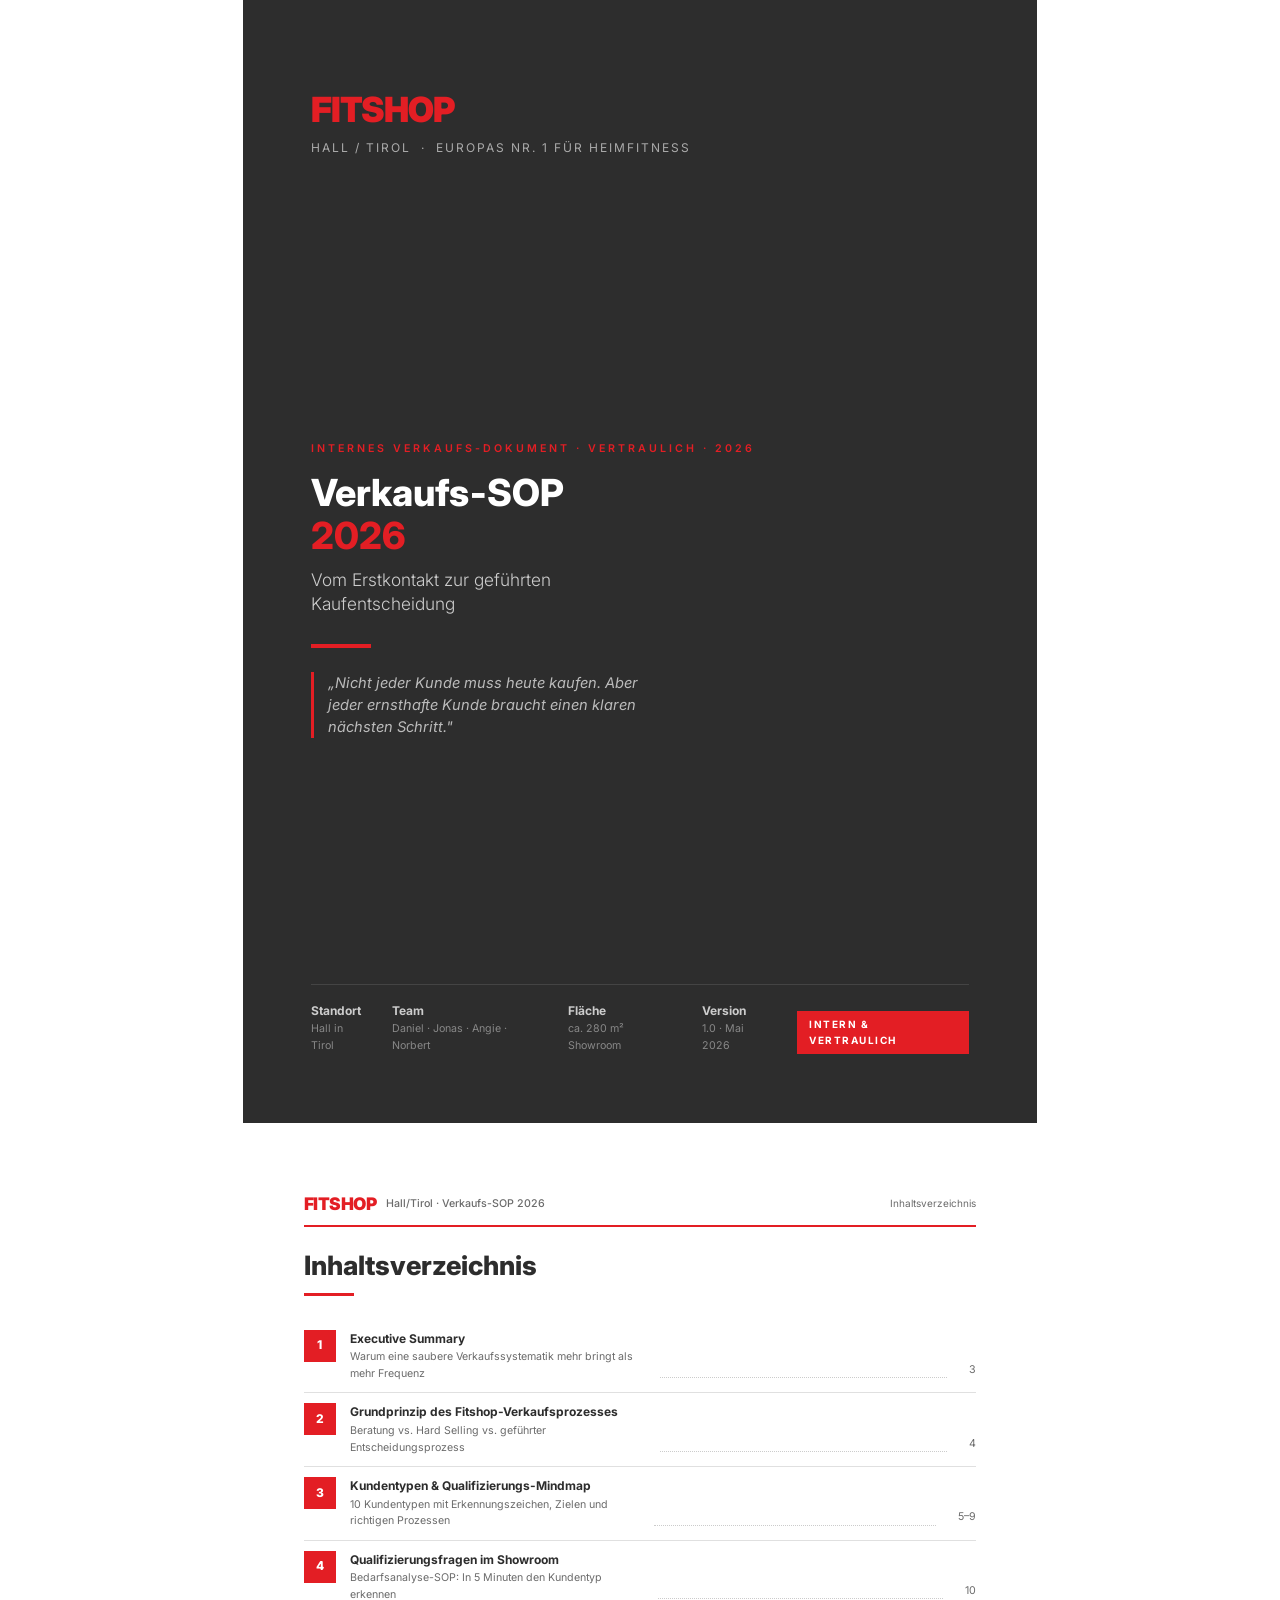
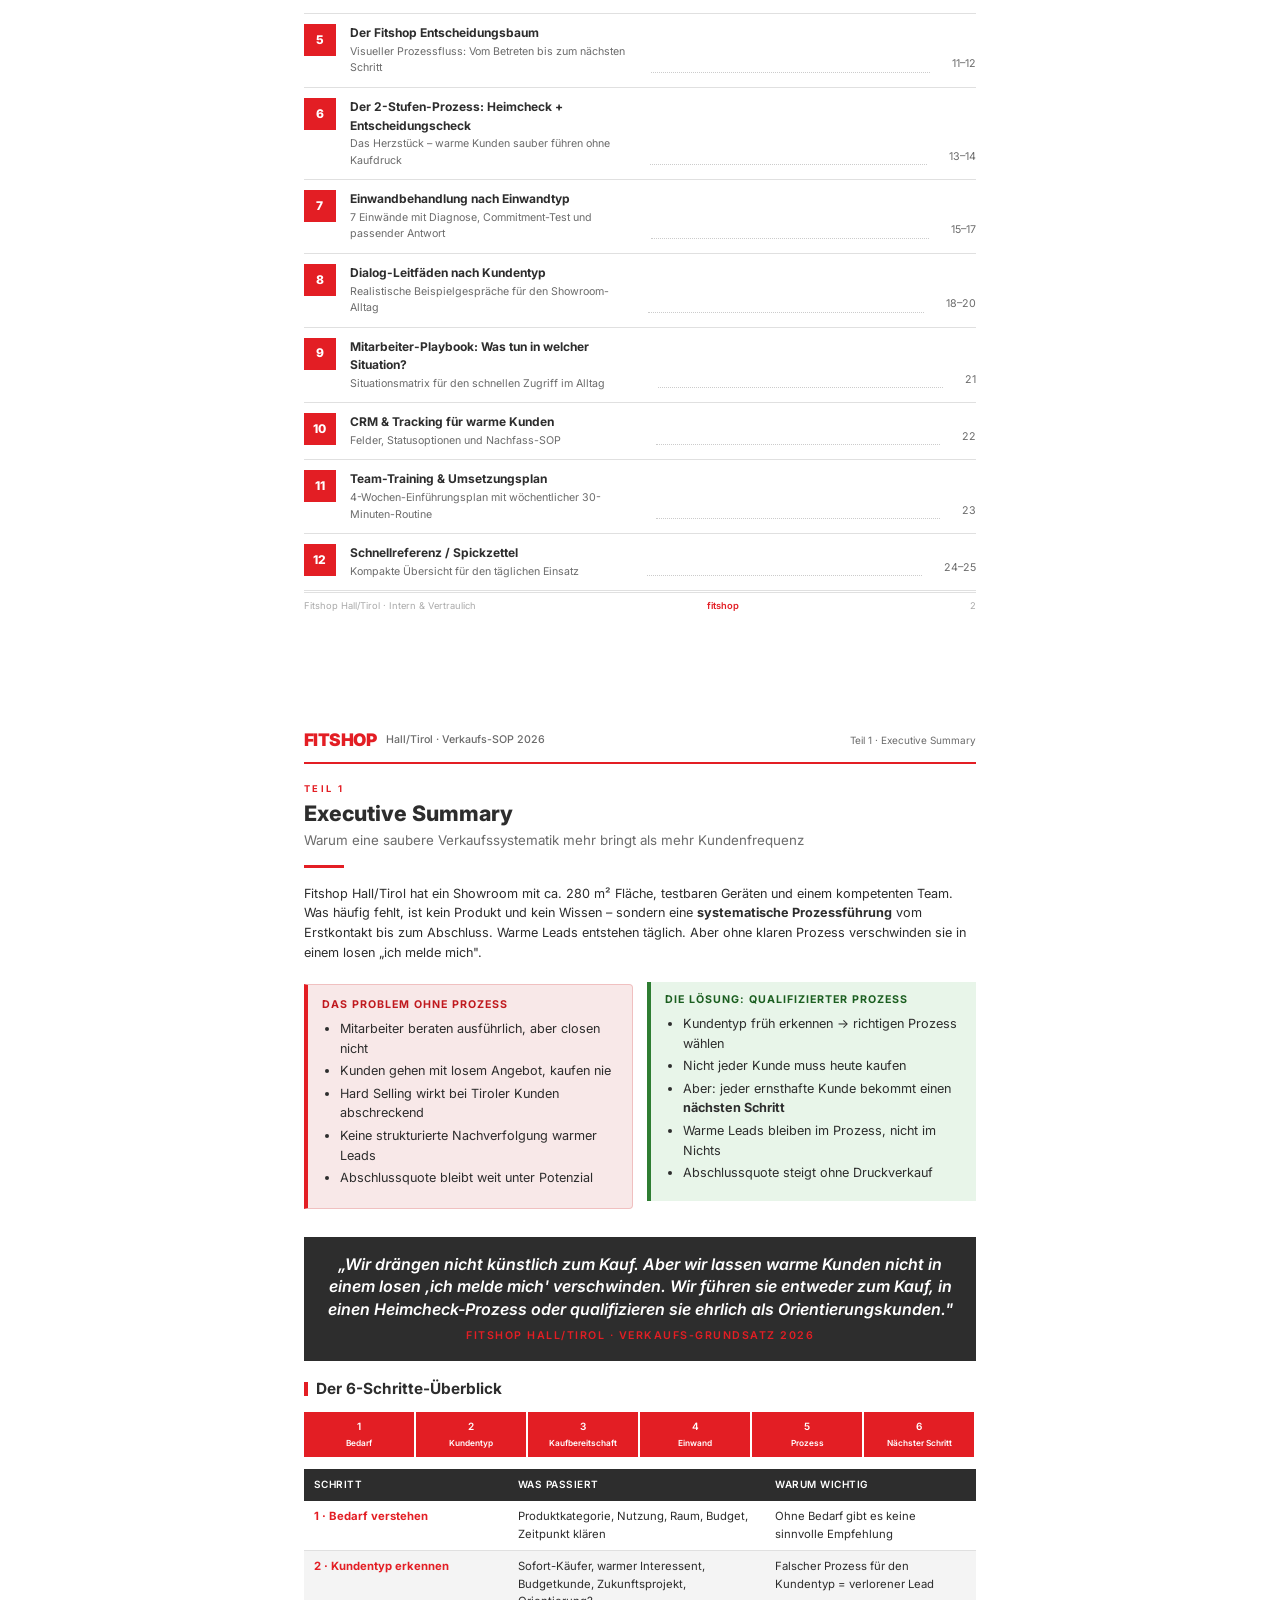
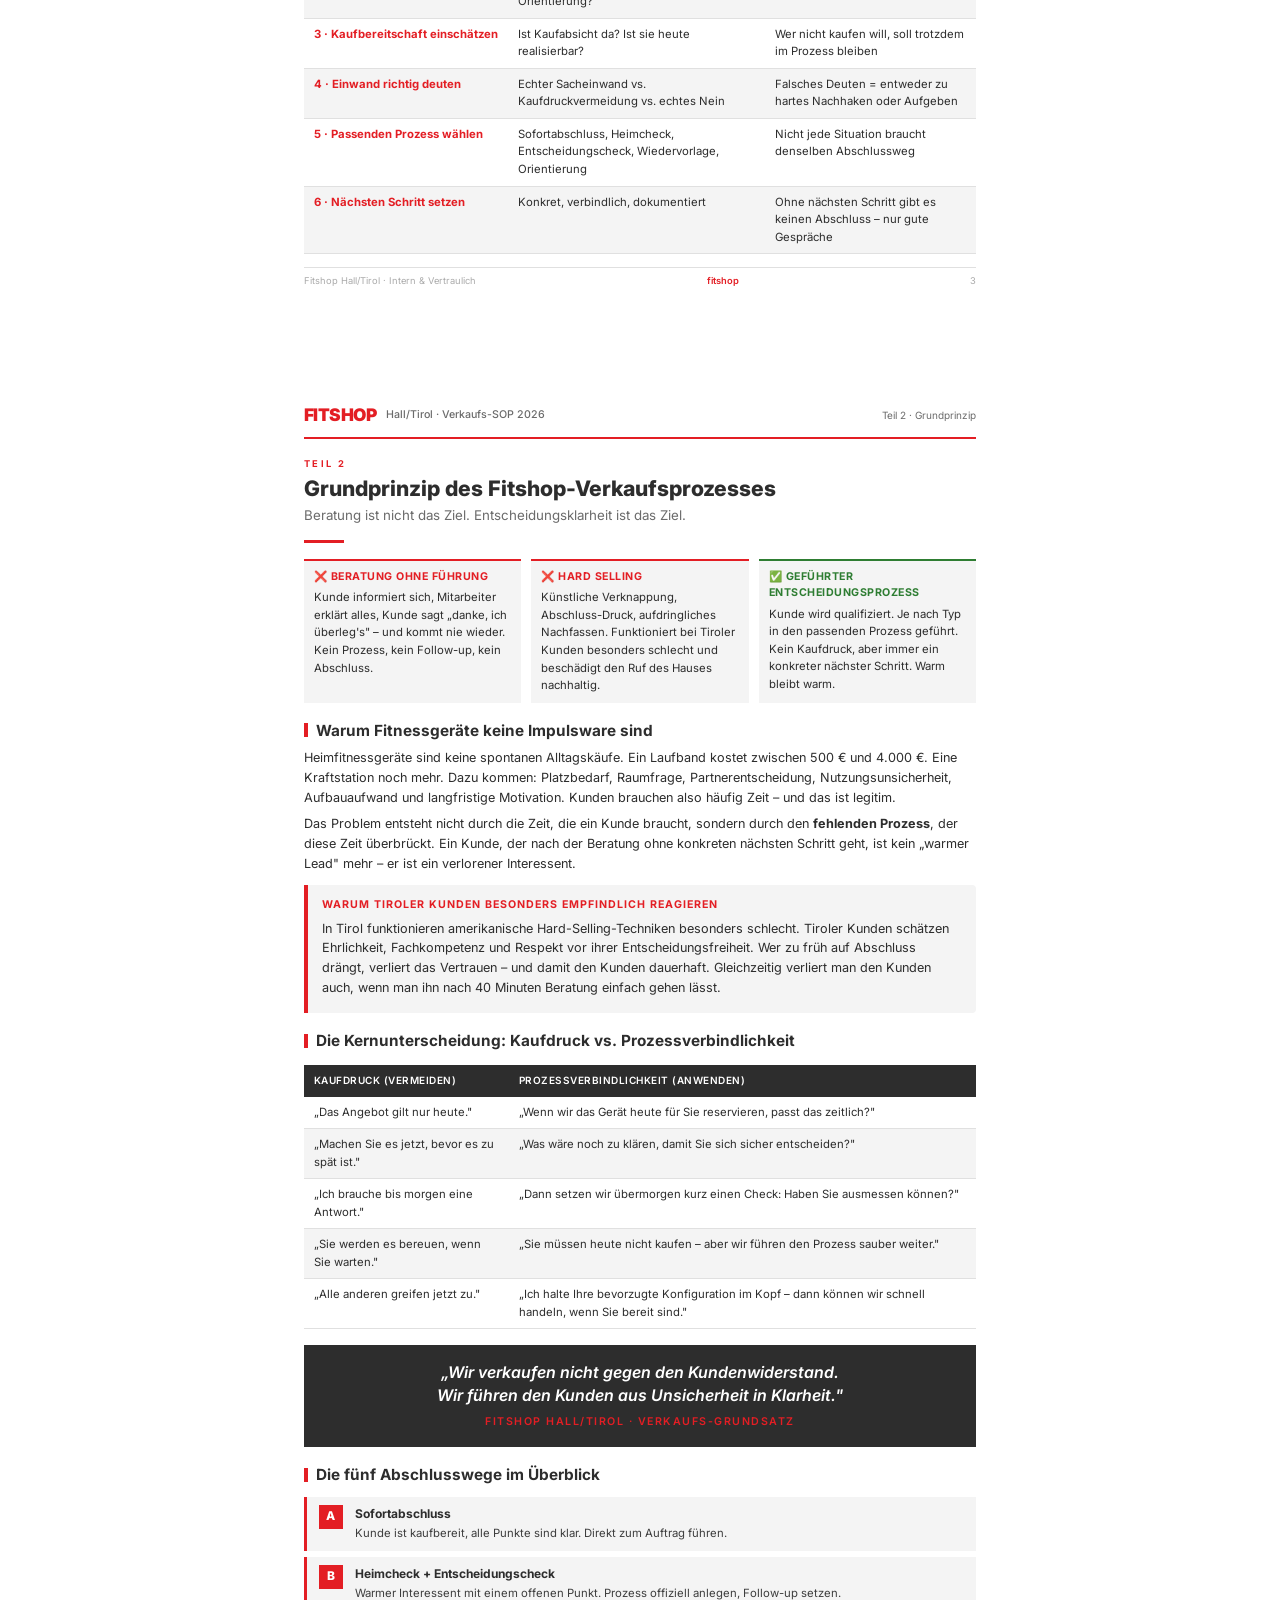
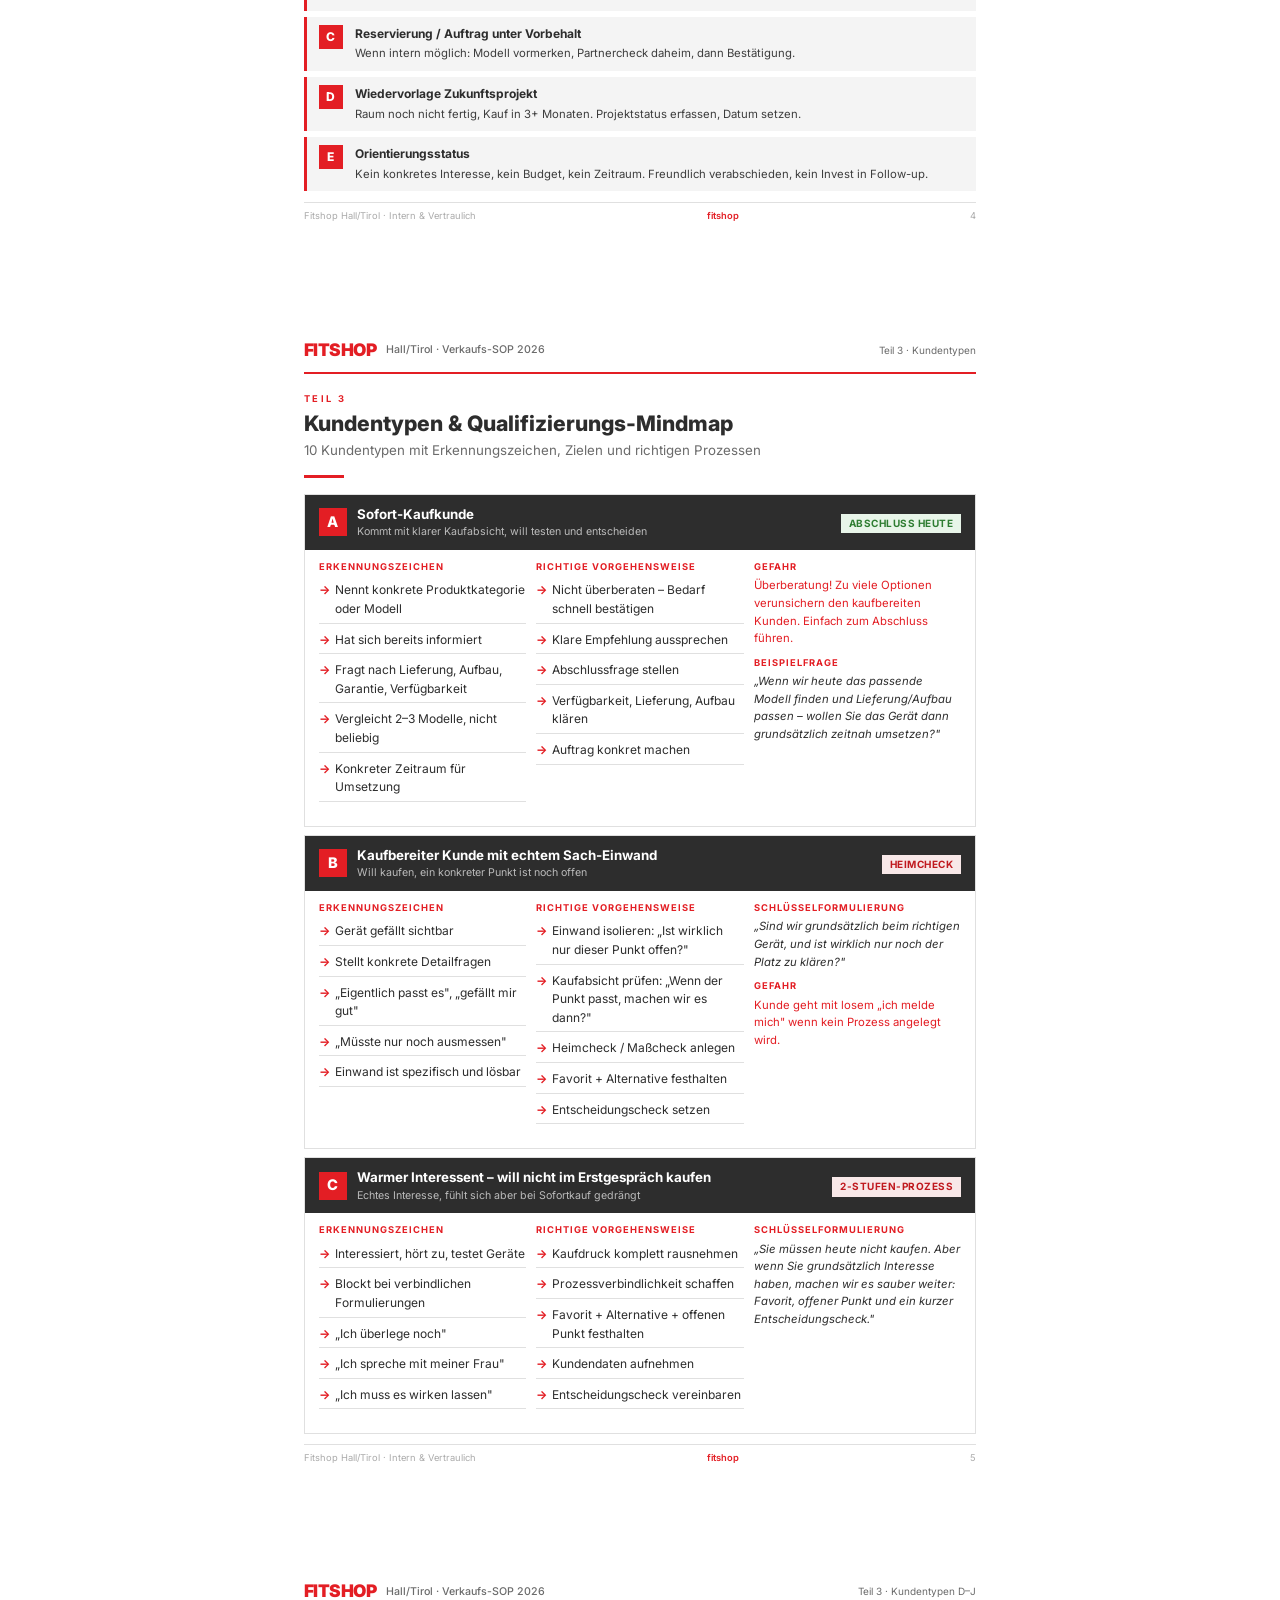
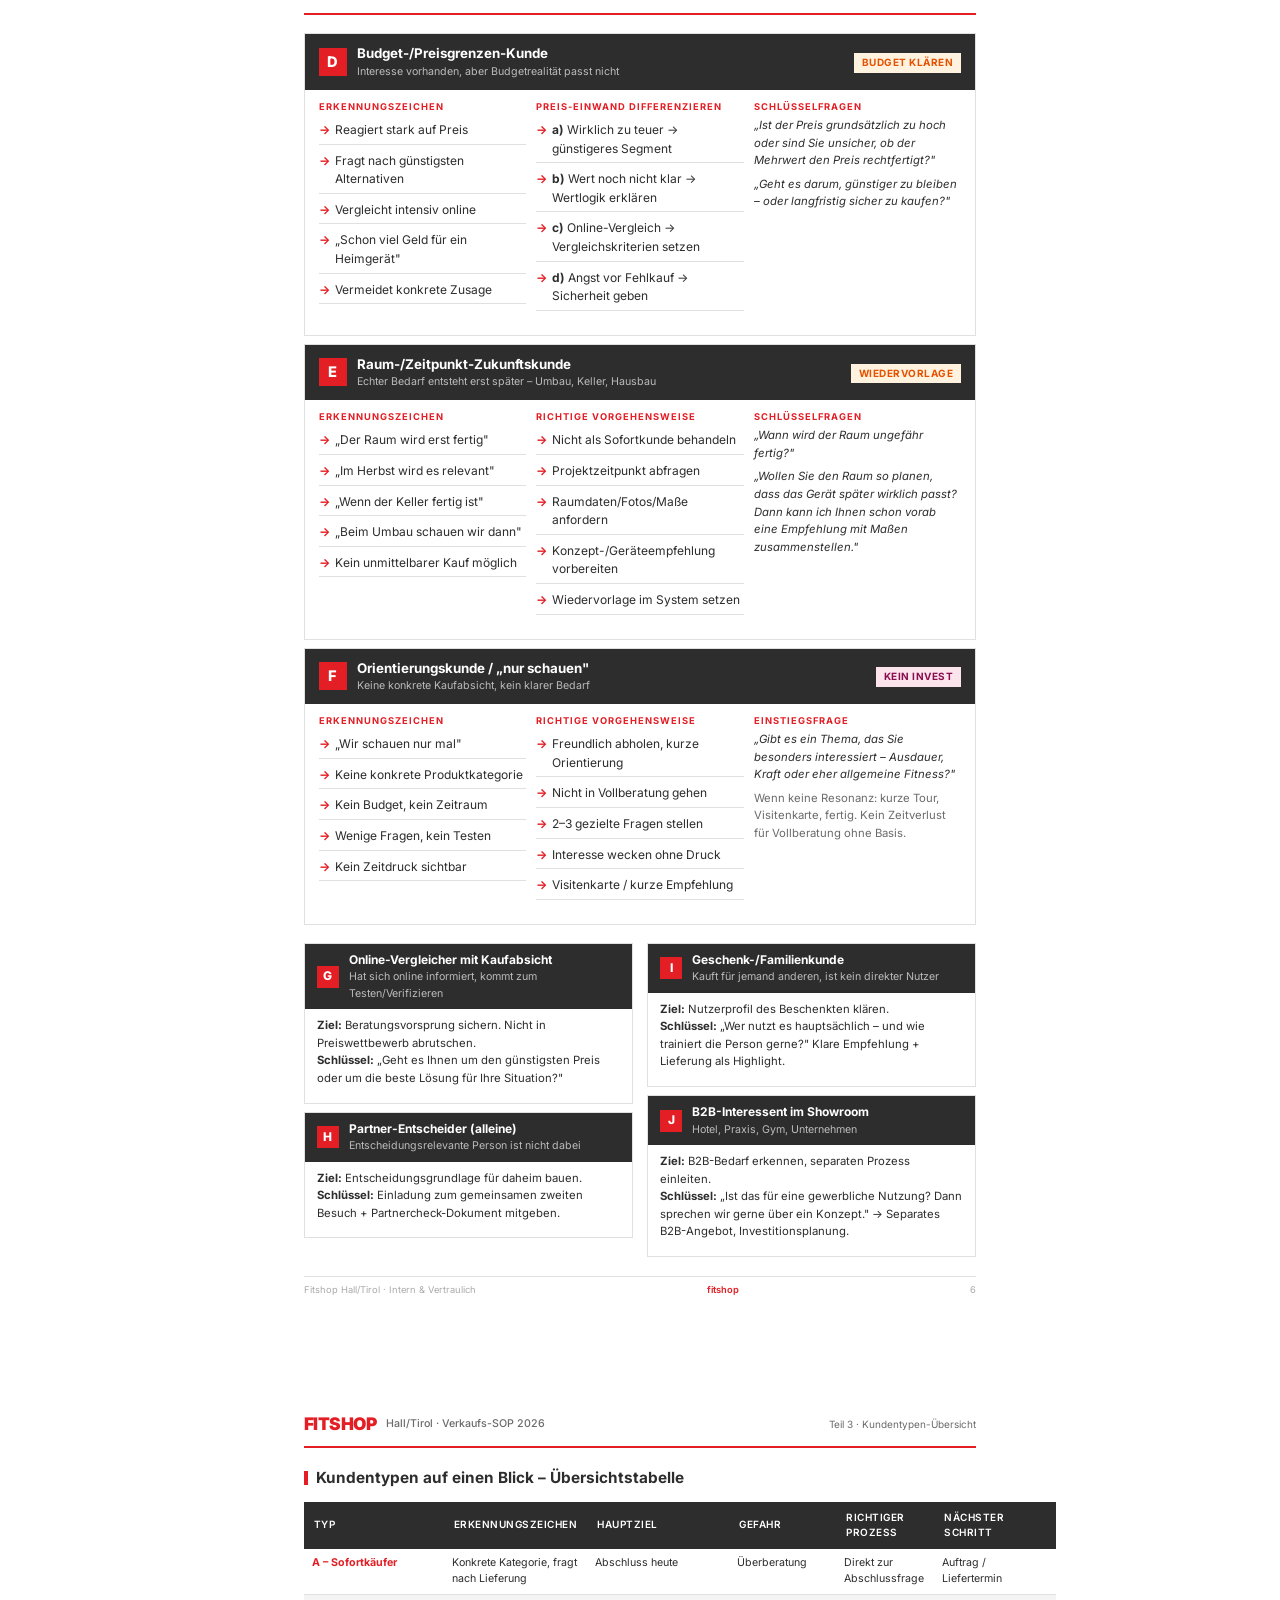
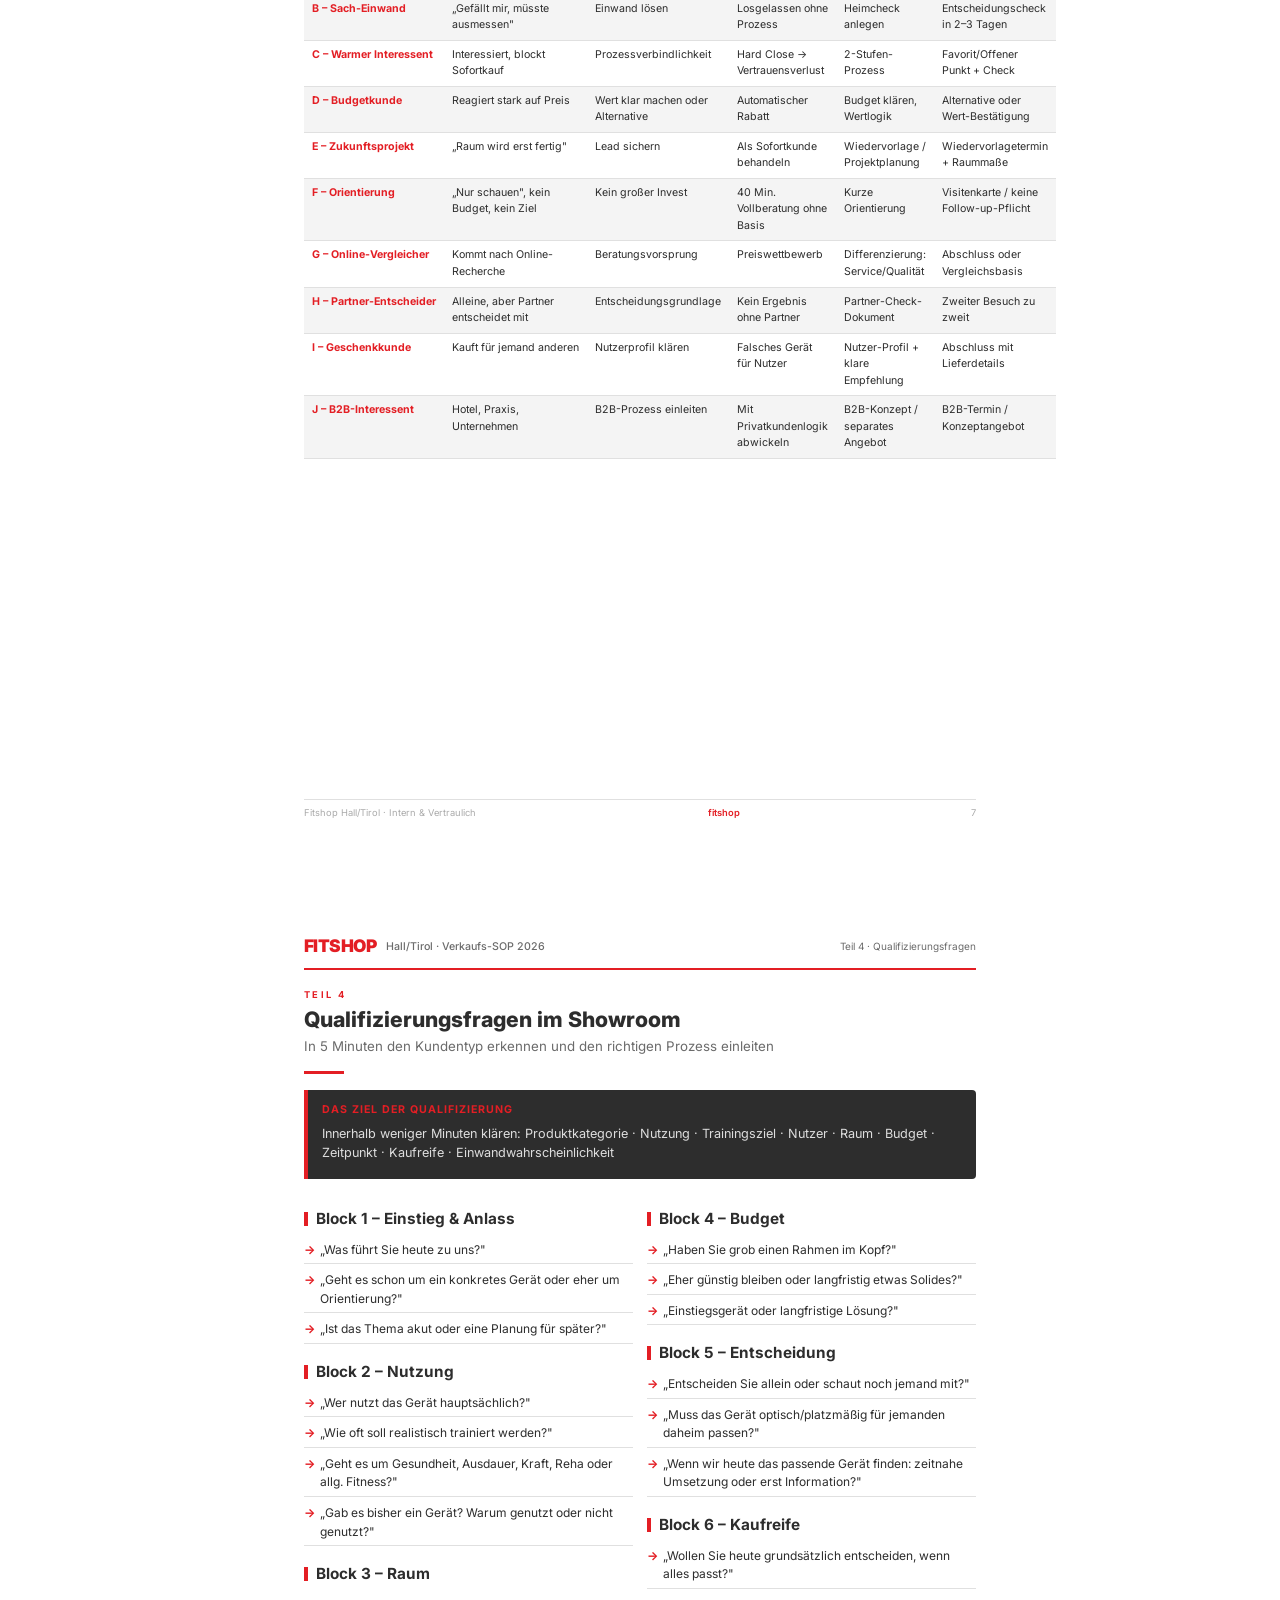
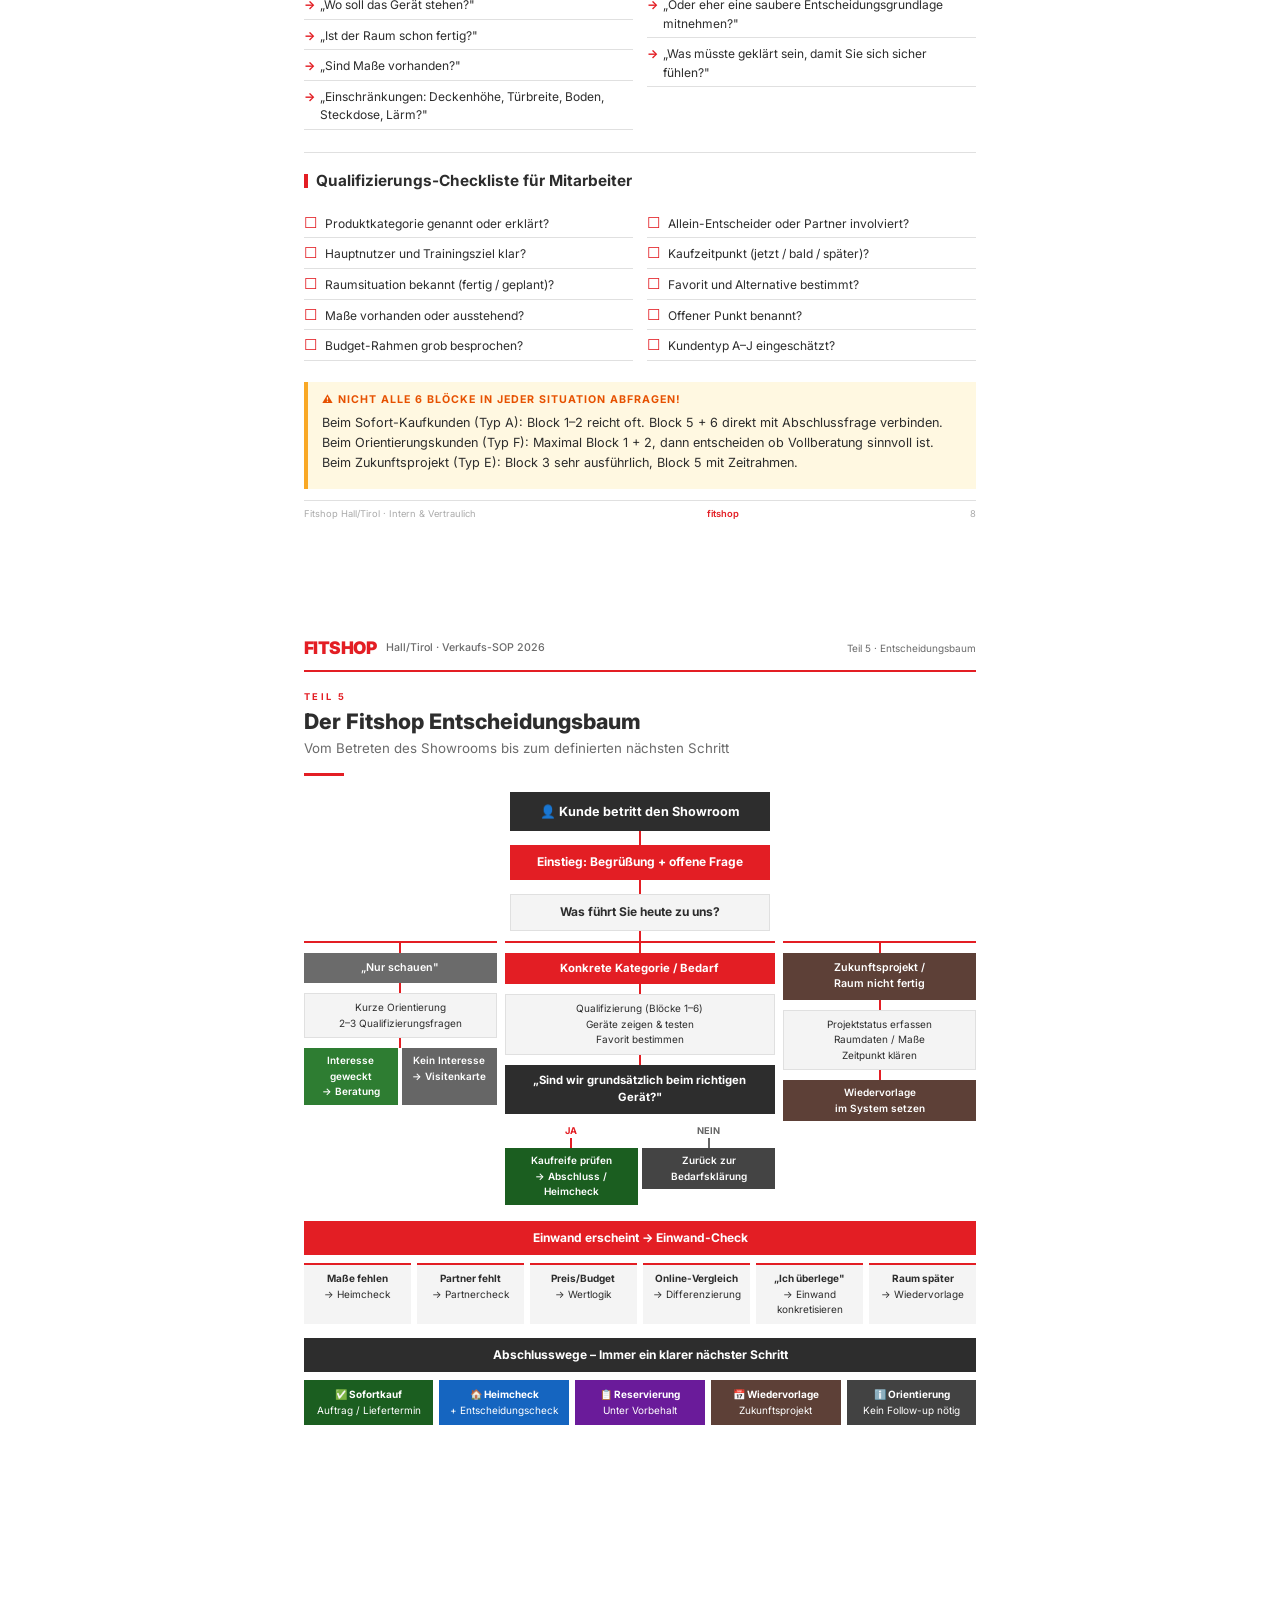
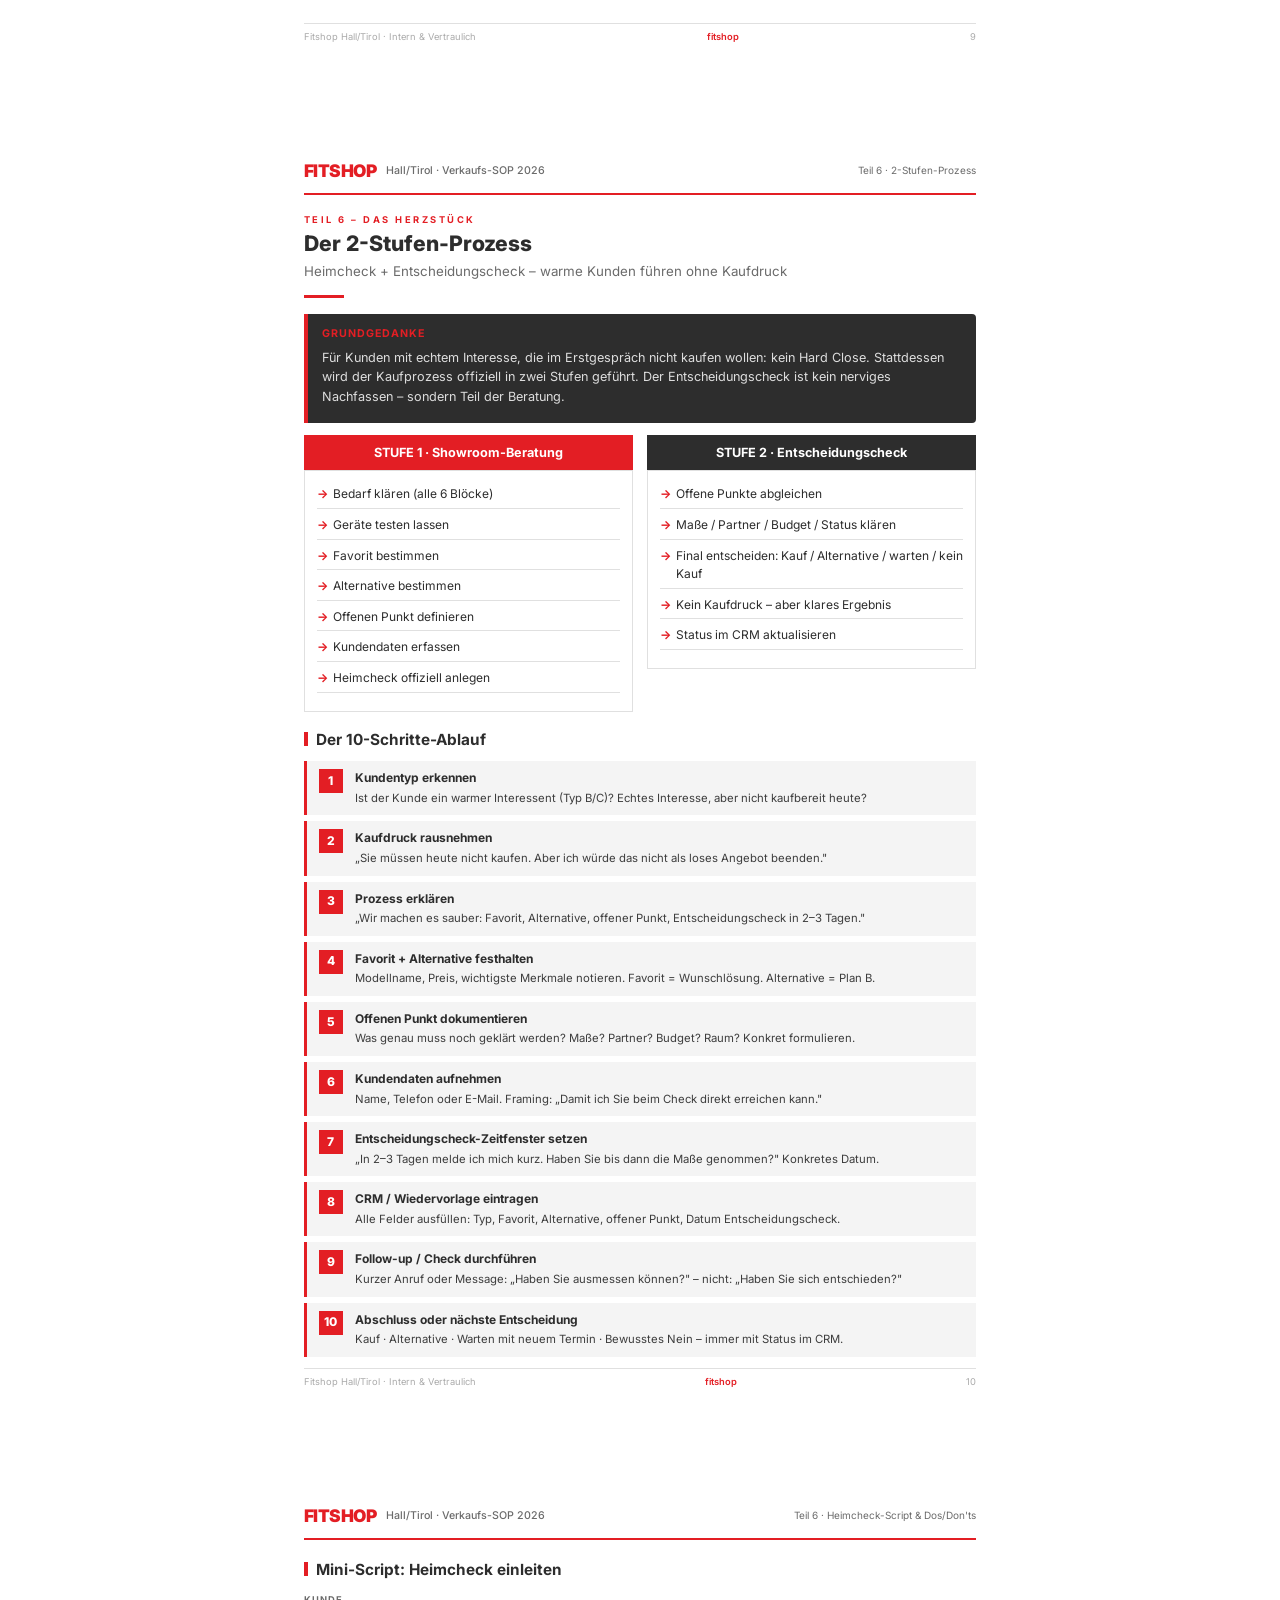
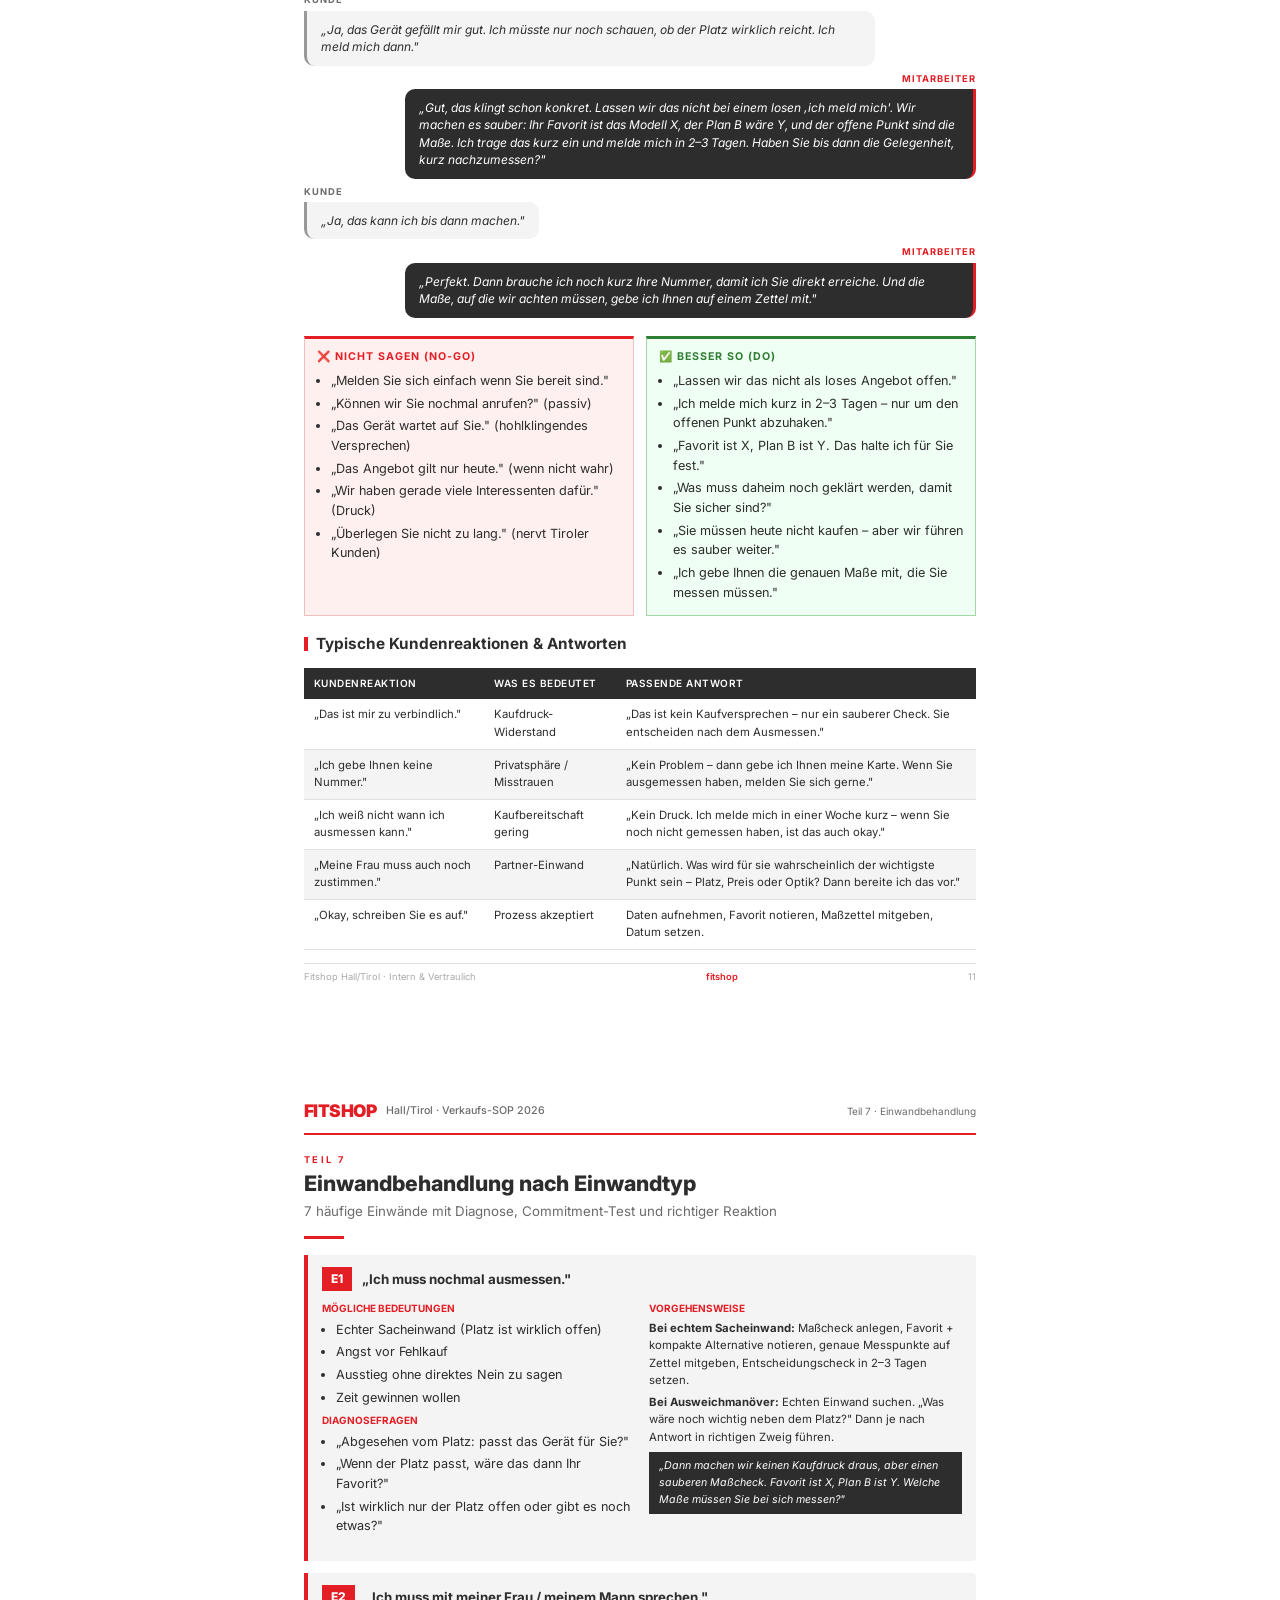
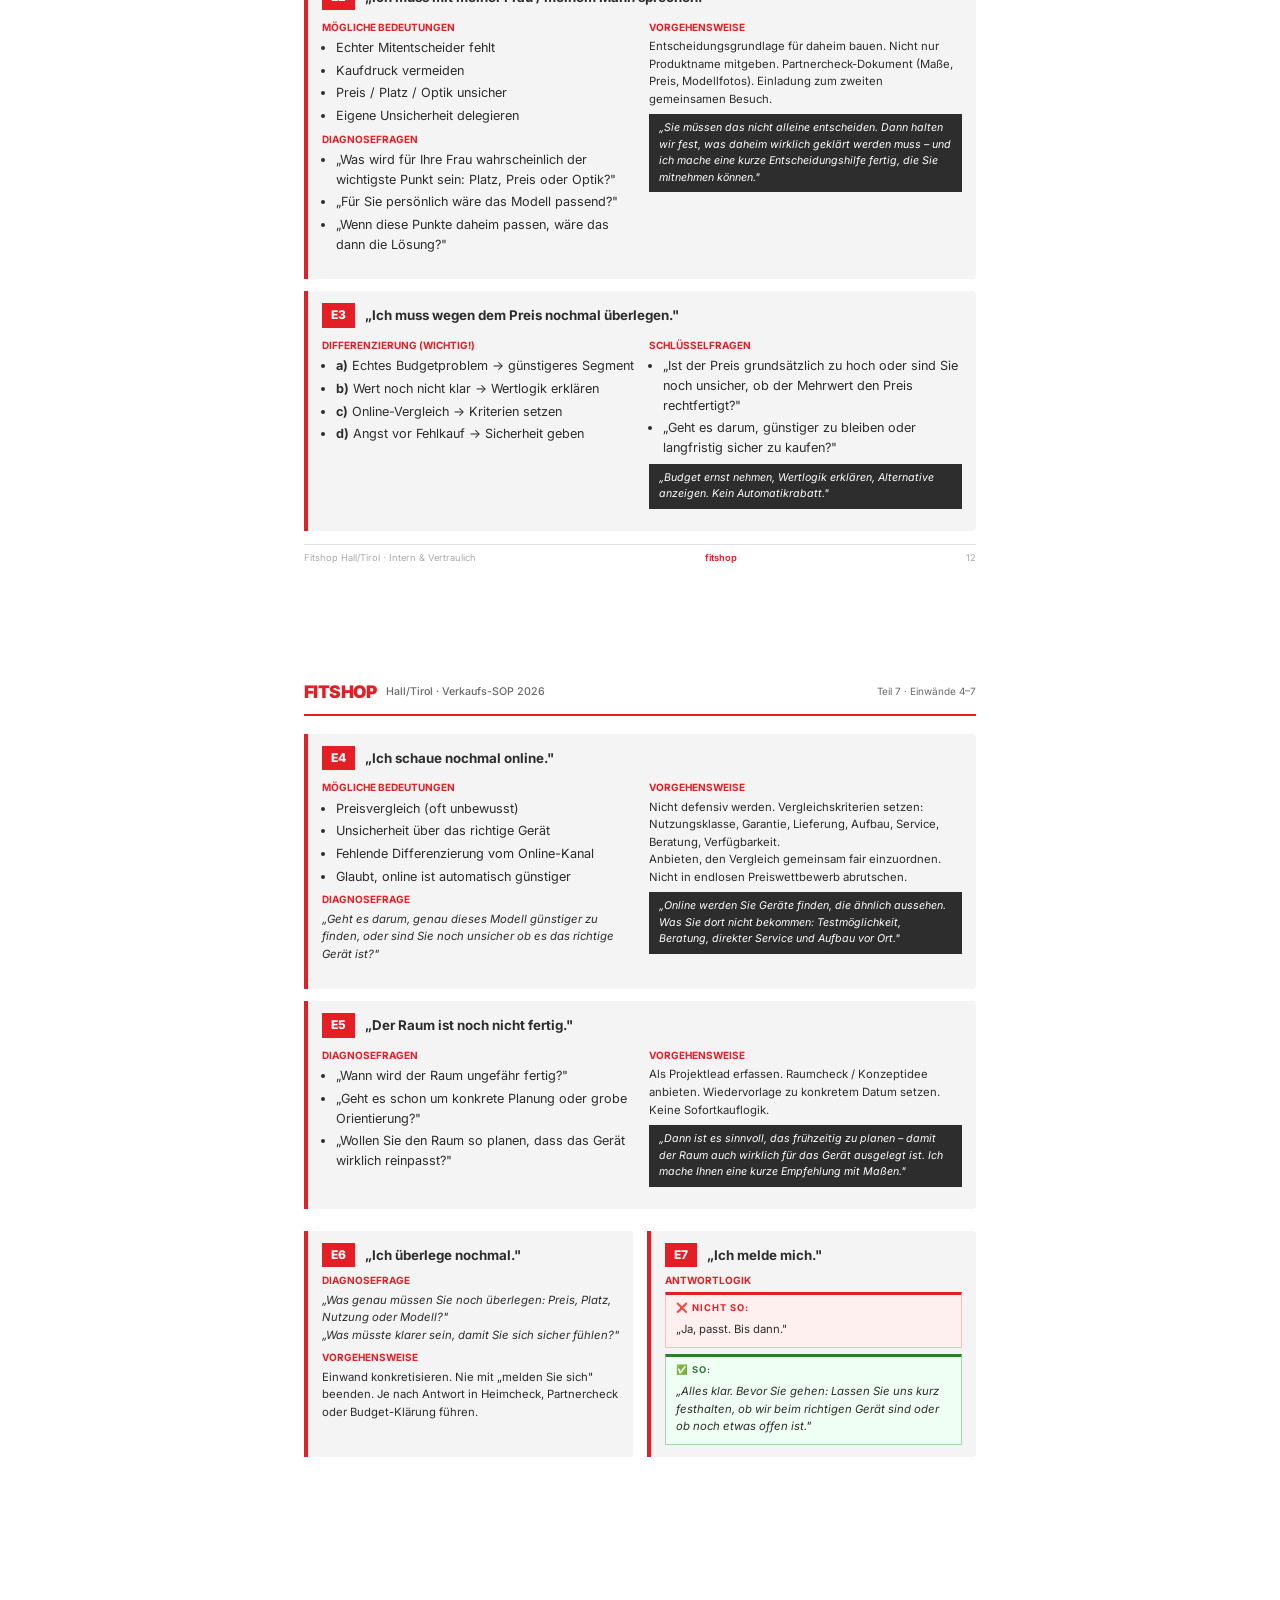
<file: fitshop-sop/combined_tmp.html>
<!DOCTYPE html>
<html lang="de">
<head>
<meta charset="UTF-8">
<meta name="viewport" content="width=device-width, initial-scale=1.0">
<title>Fitshop Hall/Tirol – Verkaufs-SOP 2026</title>
<style>
  @import url('https://fonts.googleapis.com/css2?family=Inter:wght@300;400;500;600;700;800;900&display=swap');

  :root {
    --red: #e31e24;
    --red-dark: #c0191e;
    --red-light: #f8e8e8;
    --anthracite: #2d2d2d;
    --gray-dark: #3d3d3d;
    --gray-mid: #6b6b6b;
    --gray-light: #f4f4f4;
    --gray-border: #e0e0e0;
    --white: #ffffff;
    --box-shadow: 0 2px 8px rgba(0,0,0,0.08);
  }

  * { box-sizing: border-box; margin: 0; padding: 0; }

  body {
    font-family: 'Inter', Arial, sans-serif;
    font-size: 10pt;
    color: var(--anthracite);
    background: var(--white);
    line-height: 1.55;
  }

  /* PAGE BREAKS */
  .page {
    width: 210mm;
    min-height: 297mm;
    padding: 18mm 16mm 18mm 16mm;
    margin: 0 auto;
    background: white;
    page-break-after: always;
    position: relative;
  }
  .page:last-child { page-break-after: avoid; }

  @page {
    size: A4;
    margin: 0;
  }
  @media print {
    body { margin: 0; }
    .page { margin: 0; page-break-after: always; }
  }

  /* COVER PAGE */
  .cover {
    background: var(--anthracite);
    display: flex;
    flex-direction: column;
    justify-content: space-between;
    min-height: 297mm;
    padding: 22mm 18mm 18mm 18mm;
  }
  .cover-logo-bar {
    display: flex;
    align-items: center;
    gap: 14px;
    margin-bottom: 0;
  }
  .cover-logo-text {
    font-size: 26pt;
    font-weight: 900;
    color: var(--red);
    letter-spacing: -1px;
    text-transform: uppercase;
  }
  .cover-logo-sub {
    font-size: 9pt;
    color: #aaa;
    font-weight: 400;
    letter-spacing: 2px;
    text-transform: uppercase;
    margin-top: 2px;
  }
  .cover-center {
    flex: 1;
    display: flex;
    flex-direction: column;
    justify-content: center;
    padding: 20mm 0 10mm 0;
  }
  .cover-eyebrow {
    font-size: 8pt;
    font-weight: 600;
    color: var(--red);
    letter-spacing: 3px;
    text-transform: uppercase;
    margin-bottom: 14px;
  }
  .cover-title {
    font-size: 28pt;
    font-weight: 800;
    color: white;
    line-height: 1.15;
    margin-bottom: 10px;
  }
  .cover-title span { color: var(--red); }
  .cover-subtitle {
    font-size: 13pt;
    color: #ccc;
    font-weight: 300;
    margin-bottom: 28px;
    line-height: 1.4;
  }
  .cover-divider {
    width: 60px;
    height: 4px;
    background: var(--red);
    margin-bottom: 24px;
  }
  .cover-tagline {
    font-size: 11pt;
    color: #bbb;
    font-style: italic;
    line-height: 1.5;
    max-width: 340px;
    border-left: 3px solid var(--red);
    padding-left: 14px;
  }
  .cover-meta-bar {
    display: flex;
    gap: 24px;
    align-items: flex-end;
    border-top: 1px solid #444;
    padding-top: 16px;
  }
  .cover-meta-item { color: #888; font-size: 8pt; line-height: 1.6; }
  .cover-meta-item strong { color: #ccc; display: block; font-size: 9pt; }
  .cover-badge {
    margin-left: auto;
    background: var(--red);
    color: white;
    font-size: 7.5pt;
    font-weight: 700;
    padding: 6px 12px;
    text-transform: uppercase;
    letter-spacing: 1.5px;
  }

  /* TOC PAGE */
  .toc-title {
    font-size: 20pt;
    font-weight: 800;
    color: var(--anthracite);
    margin-bottom: 6px;
  }
  .toc-divider {
    width: 50px;
    height: 3px;
    background: var(--red);
    margin-bottom: 24px;
  }
  .toc-section {
    display: flex;
    align-items: flex-start;
    gap: 14px;
    padding: 10px 0;
    border-bottom: 1px solid var(--gray-border);
  }
  .toc-num {
    min-width: 32px;
    height: 32px;
    background: var(--red);
    color: white;
    font-weight: 800;
    font-size: 9pt;
    display: flex;
    align-items: center;
    justify-content: center;
    flex-shrink: 0;
  }
  .toc-content { flex: 1; }
  .toc-label { font-size: 9pt; font-weight: 700; color: var(--anthracite); }
  .toc-desc { font-size: 8pt; color: var(--gray-mid); margin-top: 1px; }
  .toc-dots { flex: 1; border-bottom: 1px dotted #ccc; margin: 0 8px; align-self: flex-end; margin-bottom: 4px; }
  .toc-page { font-size: 8pt; color: var(--gray-mid); align-self: flex-end; margin-bottom: 4px; }

  /* PAGE HEADER */
  .page-header {
    display: flex;
    align-items: center;
    justify-content: space-between;
    border-bottom: 2px solid var(--red);
    padding-bottom: 8px;
    margin-bottom: 18px;
  }
  .page-header-left { display: flex; align-items: center; gap: 10px; }
  .page-header-logo { font-size: 13pt; font-weight: 900; color: var(--red); text-transform: uppercase; letter-spacing: -0.5px; }
  .page-header-title { font-size: 8pt; color: var(--gray-mid); font-weight: 500; }
  .page-header-section { font-size: 7.5pt; color: var(--gray-mid); text-align: right; }

  /* SECTION TITLES */
  .section-eyebrow {
    font-size: 7pt;
    font-weight: 700;
    color: var(--red);
    letter-spacing: 2.5px;
    text-transform: uppercase;
    margin-bottom: 4px;
  }
  .section-title {
    font-size: 16pt;
    font-weight: 800;
    color: var(--anthracite);
    margin-bottom: 4px;
    line-height: 1.2;
  }
  .section-subtitle {
    font-size: 10pt;
    color: var(--gray-mid);
    margin-bottom: 14px;
    font-weight: 400;
  }
  .section-divider {
    width: 40px;
    height: 3px;
    background: var(--red);
    margin-bottom: 16px;
  }

  /* SUBSECTION */
  .subsection-title {
    font-size: 11.5pt;
    font-weight: 700;
    color: var(--anthracite);
    margin-top: 16px;
    margin-bottom: 6px;
    display: flex;
    align-items: center;
    gap: 8px;
  }
  .subsection-title::before {
    content: '';
    display: inline-block;
    width: 4px;
    height: 14px;
    background: var(--red);
    flex-shrink: 0;
  }

  h3 { font-size: 10pt; font-weight: 700; color: var(--anthracite); margin: 10px 0 4px 0; }
  h4 { font-size: 9.5pt; font-weight: 600; color: var(--gray-dark); margin: 8px 0 3px 0; }
  p { margin-bottom: 7px; font-size: 9.5pt; }
  ul, ol { padding-left: 18px; margin-bottom: 8px; }
  li { font-size: 9.5pt; margin-bottom: 3px; }

  /* BOXES */
  .box {
    background: var(--gray-light);
    border-left: 4px solid var(--red);
    padding: 12px 14px;
    margin: 12px 0;
    border-radius: 0 4px 4px 0;
  }
  .box-title { font-size: 8pt; font-weight: 700; color: var(--red); text-transform: uppercase; letter-spacing: 1px; margin-bottom: 5px; }
  .box p { margin-bottom: 4px; }

  .box-dark {
    background: var(--anthracite);
    color: white;
    border-left: 4px solid var(--red);
    padding: 12px 14px;
    margin: 12px 0;
    border-radius: 0 4px 4px 0;
  }
  .box-dark .box-title { color: var(--red); }
  .box-dark p { color: #ddd; margin-bottom: 4px; }

  .box-red {
    background: var(--red-light);
    border: 1px solid #f0c0c0;
    border-left: 4px solid var(--red);
    padding: 12px 14px;
    margin: 12px 0;
    border-radius: 0 4px 4px 0;
  }
  .box-red .box-title { color: var(--red-dark); }

  .highlight-box {
    background: var(--anthracite);
    color: white;
    padding: 16px 18px;
    margin: 16px 0;
    text-align: center;
  }
  .highlight-box .quote {
    font-size: 12pt;
    font-weight: 600;
    color: white;
    font-style: italic;
    line-height: 1.4;
  }
  .highlight-box .quote-author {
    font-size: 8pt;
    color: var(--red);
    margin-top: 8px;
    font-weight: 600;
    text-transform: uppercase;
    letter-spacing: 1.5px;
  }

  /* TABLES */
  table {
    width: 100%;
    border-collapse: collapse;
    margin: 12px 0;
    font-size: 8.5pt;
  }
  thead tr { background: var(--anthracite); color: white; }
  thead th {
    padding: 8px 10px;
    text-align: left;
    font-weight: 600;
    font-size: 7.5pt;
    text-transform: uppercase;
    letter-spacing: 0.5px;
  }
  tbody tr:nth-child(even) { background: var(--gray-light); }
  tbody tr:nth-child(odd) { background: white; }
  tbody td {
    padding: 7px 10px;
    border-bottom: 1px solid var(--gray-border);
    vertical-align: top;
  }
  td.red-label {
    font-weight: 700;
    color: var(--red);
    white-space: nowrap;
  }

  /* FLOWCHART */
  .flow-container {
    display: flex;
    flex-direction: column;
    align-items: center;
    gap: 0;
    margin: 14px 0;
  }
  .flow-node {
    background: var(--anthracite);
    color: white;
    padding: 9px 18px;
    text-align: center;
    font-size: 8.5pt;
    font-weight: 600;
    min-width: 200px;
    max-width: 320px;
  }
  .flow-node.red { background: var(--red); }
  .flow-node.light { background: var(--gray-light); color: var(--anthracite); border: 1px solid var(--gray-border); }
  .flow-node.green { background: #2e7d32; }
  .flow-arrow {
    width: 2px;
    height: 16px;
    background: var(--red);
    position: relative;
    display: flex;
    flex-direction: column;
    align-items: center;
  }
  .flow-arrow::after {
    content: '▼';
    color: var(--red);
    font-size: 8pt;
    position: absolute;
    bottom: -8px;
  }
  .flow-row {
    display: flex;
    gap: 12px;
    align-items: flex-start;
    width: 100%;
    justify-content: center;
  }
  .flow-branch {
    display: flex;
    flex-direction: column;
    align-items: center;
    gap: 0;
    flex: 1;
  }
  .flow-branch-label {
    font-size: 7pt;
    color: var(--red);
    font-weight: 700;
    margin: 3px 0;
    text-transform: uppercase;
    letter-spacing: 1px;
  }
  .flow-line-h {
    height: 2px;
    background: var(--red);
    width: 100%;
    margin: 8px 0;
  }

  /* DECISION BOX */
  .decision {
    background: var(--red);
    color: white;
    padding: 10px 16px;
    text-align: center;
    font-size: 9pt;
    font-weight: 700;
    clip-path: polygon(50% 0%, 100% 50%, 50% 100%, 0% 50%);
    width: 180px;
    height: 70px;
    display: flex;
    align-items: center;
    justify-content: center;
  }

  /* DIALOG BOXES */
  .dialog-container { margin: 12px 0; }
  .dialog-bubble {
    padding: 10px 14px;
    margin-bottom: 6px;
    max-width: 85%;
    font-size: 9pt;
    line-height: 1.45;
    font-style: italic;
  }
  .dialog-bubble.kunde {
    background: var(--gray-light);
    border-radius: 0 10px 10px 10px;
    border-left: 3px solid #999;
    align-self: flex-start;
  }
  .dialog-bubble.mitarbeiter {
    background: var(--anthracite);
    color: white;
    border-radius: 10px 0 10px 10px;
    margin-left: auto;
    border-right: 3px solid var(--red);
  }
  .dialog-label {
    font-size: 7pt;
    font-weight: 700;
    text-transform: uppercase;
    letter-spacing: 1px;
    margin-bottom: 3px;
  }
  .dialog-label.k { color: var(--gray-mid); }
  .dialog-label.m { color: var(--red); text-align: right; }
  .dialog-wrap { display: flex; flex-direction: column; }
  .dialog-wrap.m { align-items: flex-end; }

  /* KUNDENTYP CARDS */
  .ktype-card {
    border: 1px solid var(--gray-border);
    margin: 8px 0;
    overflow: hidden;
  }
  .ktype-header {
    background: var(--anthracite);
    color: white;
    padding: 9px 14px;
    display: flex;
    align-items: center;
    gap: 10px;
  }
  .ktype-badge {
    background: var(--red);
    color: white;
    font-weight: 800;
    font-size: 11pt;
    width: 28px;
    height: 28px;
    display: flex;
    align-items: center;
    justify-content: center;
    flex-shrink: 0;
  }
  .ktype-name { font-size: 10pt; font-weight: 700; }
  .ktype-desc { font-size: 8pt; color: #bbb; }
  .ktype-body { padding: 10px 14px; }
  .ktype-row { display: flex; gap: 10px; margin-bottom: 6px; }
  .ktype-col { flex: 1; }
  .ktype-col-label { font-size: 7pt; font-weight: 700; color: var(--red); text-transform: uppercase; letter-spacing: 1px; margin-bottom: 3px; }
  .ktype-col-val { font-size: 8.5pt; color: var(--anthracite); }

  /* CHECKLIST */
  .checklist { list-style: none; padding: 0; margin: 8px 0; }
  .checklist li {
    display: flex; align-items: flex-start; gap: 8px;
    padding: 4px 0; font-size: 9pt;
    border-bottom: 1px solid var(--gray-border);
  }
  .checklist li::before { content: '☐'; color: var(--red); font-size: 11pt; flex-shrink: 0; line-height: 1.2; }

  /* TAGS / BADGES */
  .tag {
    display: inline-block;
    background: var(--red-light);
    color: var(--red-dark);
    border: 1px solid #f0c0c0;
    padding: 2px 8px;
    font-size: 7.5pt;
    font-weight: 600;
    margin: 2px 2px 2px 0;
  }
  .tag.dark {
    background: var(--anthracite);
    color: white;
    border-color: #444;
  }
  .tag.green {
    background: #e8f5e9;
    color: #2e7d32;
    border-color: #a5d6a7;
  }

  /* TWO COLUMN LAYOUT */
  .two-col { display: flex; gap: 14px; margin: 10px 0; }
  .two-col > * { flex: 1; }
  .three-col { display: flex; gap: 10px; margin: 10px 0; }
  .three-col > * { flex: 1; }

  /* STEP PROCESS */
  .steps { display: flex; flex-direction: column; gap: 6px; margin: 10px 0; }
  .step {
    display: flex; align-items: flex-start; gap: 12px;
    padding: 8px 12px;
    background: var(--gray-light);
    border-left: 3px solid var(--red);
  }
  .step-num {
    min-width: 24px; height: 24px;
    background: var(--red); color: white;
    font-weight: 800; font-size: 9pt;
    display: flex; align-items: center; justify-content: center;
    flex-shrink: 0;
  }
  .step-content { flex: 1; }
  .step-title { font-size: 9pt; font-weight: 700; margin-bottom: 2px; }
  .step-desc { font-size: 8.5pt; color: var(--gray-dark); }

  /* MATRIX TABLE */
  .matrix-table { font-size: 8pt; }
  .matrix-table thead th { font-size: 7.5pt; }
  .matrix-table td { padding: 6px 8px; font-size: 8pt; }

  /* FOOTER */
  .page-footer {
    position: absolute;
    bottom: 12mm;
    left: 16mm;
    right: 16mm;
    display: flex;
    align-items: center;
    justify-content: space-between;
    border-top: 1px solid var(--gray-border);
    padding-top: 6px;
  }
  .page-footer-left { font-size: 7pt; color: #aaa; }
  .page-footer-right { font-size: 7pt; color: #aaa; }
  .page-footer-center { font-size: 7pt; color: var(--red); font-weight: 600; }

  /* WARNING/TIP BOXES */
  .warn-box {
    background: #fff8e1;
    border-left: 4px solid #f9a825;
    padding: 10px 14px;
    margin: 10px 0;
  }
  .warn-box .box-title { color: #e65100; }
  .tip-box {
    background: #e8f5e9;
    border-left: 4px solid #2e7d32;
    padding: 10px 14px;
    margin: 10px 0;
  }
  .tip-box .box-title { color: #1b5e20; }

  /* NO-GO / DO-BOX */
  .nogo-do { display: flex; gap: 12px; margin: 10px 0; }
  .nogo-box {
    flex: 1;
    background: #fff0f0;
    border: 1px solid #f0c0c0;
    border-top: 3px solid var(--red);
    padding: 10px 12px;
  }
  .do-box {
    flex: 1;
    background: #f0fff4;
    border: 1px solid #a5d6a7;
    border-top: 3px solid #2e7d32;
    padding: 10px 12px;
  }
  .nogo-box .label { color: var(--red); font-weight: 700; font-size: 8pt; text-transform: uppercase; letter-spacing: 1px; margin-bottom: 6px; }
  .do-box .label { color: #2e7d32; font-weight: 700; font-size: 8pt; text-transform: uppercase; letter-spacing: 1px; margin-bottom: 6px; }

  /* PHASE INDICATOR */
  .phase-bar {
    display: flex;
    margin: 12px 0;
    overflow: hidden;
  }
  .phase-item {
    flex: 1;
    padding: 7px 6px;
    text-align: center;
    font-size: 7.5pt;
    font-weight: 600;
    background: var(--gray-light);
    border-right: 2px solid white;
    color: var(--gray-mid);
  }
  .phase-item.active {
    background: var(--red);
    color: white;
  }
  .phase-item.done {
    background: var(--anthracite);
    color: #aaa;
  }

  /* ICON LABELS */
  .icon-label {
    display: inline-flex;
    align-items: center;
    gap: 5px;
    font-size: 8.5pt;
    font-weight: 600;
  }
  .icon-circle {
    width: 22px;
    height: 22px;
    border-radius: 50%;
    background: var(--red);
    color: white;
    display: inline-flex;
    align-items: center;
    justify-content: center;
    font-size: 9pt;
    flex-shrink: 0;
  }

  .status-badge {
    display: inline-block;
    padding: 2px 8px;
    font-size: 7.5pt;
    font-weight: 700;
    text-transform: uppercase;
    letter-spacing: 0.5px;
  }
  .status-badge.open { background: #fff3e0; color: #e65100; }
  .status-badge.active { background: var(--red-light); color: var(--red-dark); }
  .status-badge.done { background: #e8f5e9; color: #2e7d32; }
  .status-badge.lost { background: #fce4ec; color: #880e4f; }

  /* HORIZONTAL RULE */
  hr { border: none; border-top: 1px solid var(--gray-border); margin: 14px 0; }
  hr.red { border-top: 2px solid var(--red); }

  /* COMPACT LIST */
  .compact-list { list-style: none; padding: 0; }
  .compact-list li {
    padding: 4px 0 4px 16px;
    position: relative;
    font-size: 9pt;
    border-bottom: 1px solid var(--gray-border);
  }
  .compact-list li::before {
    content: '→';
    position: absolute;
    left: 0;
    color: var(--red);
    font-weight: 700;
  }

  .mini-grid { display: grid; grid-template-columns: 1fr 1fr; gap: 8px; margin: 8px 0; }
  .mini-card { background: var(--gray-light); padding: 8px 10px; border-top: 2px solid var(--red); }
  .mini-card .mc-title { font-size: 8pt; font-weight: 700; color: var(--red); margin-bottom: 4px; text-transform: uppercase; letter-spacing: 0.5px; }
  .mini-card .mc-val { font-size: 8.5pt; color: var(--anthracite); }
</style>
</head>
<body>

<!-- ============================================================ COVER PAGE -->
<div class="page cover">
  <div class="cover-logo-bar">
    <div>
      <div class="cover-logo-text">fitshop</div>
      <div class="cover-logo-sub">Hall / Tirol &nbsp;·&nbsp; Europas Nr. 1 für Heimfitness</div>
    </div>
  </div>

  <div class="cover-center">
    <div class="cover-eyebrow">Internes Verkaufs-Dokument · Vertraulich · 2026</div>
    <div class="cover-title">Verkaufs&#8209;SOP<br><span>2026</span></div>
    <div class="cover-subtitle">Vom Erstkontakt zur geführten<br>Kaufentscheidung</div>
    <div class="cover-divider"></div>
    <div class="cover-tagline">
      „Nicht jeder Kunde muss heute kaufen. Aber jeder ernsthafte Kunde braucht einen klaren nächsten Schritt."
    </div>
  </div>

  <div class="cover-meta-bar">
    <div class="cover-meta-item"><strong>Standort</strong>Hall in Tirol</div>
    <div class="cover-meta-item"><strong>Team</strong>Daniel · Jonas · Angie · Norbert</div>
    <div class="cover-meta-item"><strong>Fläche</strong>ca. 280 m² Showroom</div>
    <div class="cover-meta-item"><strong>Version</strong>1.0 · Mai 2026</div>
    <div class="cover-badge">Intern &amp; Vertraulich</div>
  </div>
</div>

<!-- ============================================================ TABLE OF CONTENTS -->
<div class="page">
  <div class="page-header">
    <div class="page-header-left">
      <span class="page-header-logo">fitshop</span>
      <span class="page-header-title">Hall/Tirol · Verkaufs-SOP 2026</span>
    </div>
    <span class="page-header-section">Inhaltsverzeichnis</span>
  </div>

  <div class="toc-title">Inhaltsverzeichnis</div>
  <div class="toc-divider"></div>

  <div class="toc-section">
    <div class="toc-num">1</div>
    <div class="toc-content">
      <div class="toc-label">Executive Summary</div>
      <div class="toc-desc">Warum eine saubere Verkaufssystematik mehr bringt als mehr Frequenz</div>
    </div>
    <div class="toc-dots"></div>
    <div class="toc-page">3</div>
  </div>

  <div class="toc-section">
    <div class="toc-num">2</div>
    <div class="toc-content">
      <div class="toc-label">Grundprinzip des Fitshop-Verkaufsprozesses</div>
      <div class="toc-desc">Beratung vs. Hard Selling vs. geführter Entscheidungsprozess</div>
    </div>
    <div class="toc-dots"></div>
    <div class="toc-page">4</div>
  </div>

  <div class="toc-section">
    <div class="toc-num">3</div>
    <div class="toc-content">
      <div class="toc-label">Kundentypen &amp; Qualifizierungs-Mindmap</div>
      <div class="toc-desc">10 Kundentypen mit Erkennungszeichen, Zielen und richtigen Prozessen</div>
    </div>
    <div class="toc-dots"></div>
    <div class="toc-page">5–9</div>
  </div>

  <div class="toc-section">
    <div class="toc-num">4</div>
    <div class="toc-content">
      <div class="toc-label">Qualifizierungsfragen im Showroom</div>
      <div class="toc-desc">Bedarfsanalyse-SOP: In 5 Minuten den Kundentyp erkennen</div>
    </div>
    <div class="toc-dots"></div>
    <div class="toc-page">10</div>
  </div>

  <div class="toc-section">
    <div class="toc-num">5</div>
    <div class="toc-content">
      <div class="toc-label">Der Fitshop Entscheidungsbaum</div>
      <div class="toc-desc">Visueller Prozessfluss: Vom Betreten bis zum nächsten Schritt</div>
    </div>
    <div class="toc-dots"></div>
    <div class="toc-page">11–12</div>
  </div>

  <div class="toc-section">
    <div class="toc-num">6</div>
    <div class="toc-content">
      <div class="toc-label">Der 2-Stufen-Prozess: Heimcheck + Entscheidungscheck</div>
      <div class="toc-desc">Das Herzstück – warme Kunden sauber führen ohne Kaufdruck</div>
    </div>
    <div class="toc-dots"></div>
    <div class="toc-page">13–14</div>
  </div>

  <div class="toc-section">
    <div class="toc-num">7</div>
    <div class="toc-content">
      <div class="toc-label">Einwandbehandlung nach Einwandtyp</div>
      <div class="toc-desc">7 Einwände mit Diagnose, Commitment-Test und passender Antwort</div>
    </div>
    <div class="toc-dots"></div>
    <div class="toc-page">15–17</div>
  </div>

  <div class="toc-section">
    <div class="toc-num">8</div>
    <div class="toc-content">
      <div class="toc-label">Dialog-Leitfäden nach Kundentyp</div>
      <div class="toc-desc">Realistische Beispielgespräche für den Showroom-Alltag</div>
    </div>
    <div class="toc-dots"></div>
    <div class="toc-page">18–20</div>
  </div>

  <div class="toc-section">
    <div class="toc-num">9</div>
    <div class="toc-content">
      <div class="toc-label">Mitarbeiter-Playbook: Was tun in welcher Situation?</div>
      <div class="toc-desc">Situationsmatrix für den schnellen Zugriff im Alltag</div>
    </div>
    <div class="toc-dots"></div>
    <div class="toc-page">21</div>
  </div>

  <div class="toc-section">
    <div class="toc-num">10</div>
    <div class="toc-content">
      <div class="toc-label">CRM &amp; Tracking für warme Kunden</div>
      <div class="toc-desc">Felder, Statusoptionen und Nachfass-SOP</div>
    </div>
    <div class="toc-dots"></div>
    <div class="toc-page">22</div>
  </div>

  <div class="toc-section">
    <div class="toc-num">11</div>
    <div class="toc-content">
      <div class="toc-label">Team-Training &amp; Umsetzungsplan</div>
      <div class="toc-desc">4-Wochen-Einführungsplan mit wöchentlicher 30-Minuten-Routine</div>
    </div>
    <div class="toc-dots"></div>
    <div class="toc-page">23</div>
  </div>

  <div class="toc-section">
    <div class="toc-num">12</div>
    <div class="toc-content">
      <div class="toc-label">Schnellreferenz / Spickzettel</div>
      <div class="toc-desc">Kompakte Übersicht für den täglichen Einsatz</div>
    </div>
    <div class="toc-dots"></div>
    <div class="toc-page">24–25</div>
  </div>

  <div class="page-footer">
    <span class="page-footer-left">Fitshop Hall/Tirol · Intern &amp; Vertraulich</span>
    <span class="page-footer-center">fitshop</span>
    <span class="page-footer-right">2</span>
  </div>
</div>

<!-- ============================================================ TEIL 1: EXECUTIVE SUMMARY -->
<div class="page">
  <div class="page-header">
    <div class="page-header-left">
      <span class="page-header-logo">fitshop</span>
      <span class="page-header-title">Hall/Tirol · Verkaufs-SOP 2026</span>
    </div>
    <span class="page-header-section">Teil 1 · Executive Summary</span>
  </div>

  <div class="section-eyebrow">Teil 1</div>
  <div class="section-title">Executive Summary</div>
  <div class="section-subtitle">Warum eine saubere Verkaufssystematik mehr bringt als mehr Kundenfrequenz</div>
  <div class="section-divider"></div>

  <p>Fitshop Hall/Tirol hat ein Showroom mit ca. 280 m² Fläche, testbaren Geräten und einem kompetenten Team. Was häufig fehlt, ist kein Produkt und kein Wissen – sondern eine <strong>systematische Prozessführung</strong> vom Erstkontakt bis zum Abschluss. Warme Leads entstehen täglich. Aber ohne klaren Prozess verschwinden sie in einem losen „ich melde mich".</p>

  <div class="two-col">
    <div>
      <div class="box-red">
        <div class="box-title">Das Problem ohne Prozess</div>
        <ul>
          <li>Mitarbeiter beraten ausführlich, aber closen nicht</li>
          <li>Kunden gehen mit losem Angebot, kaufen nie</li>
          <li>Hard Selling wirkt bei Tiroler Kunden abschreckend</li>
          <li>Keine strukturierte Nachverfolgung warmer Leads</li>
          <li>Abschlussquote bleibt weit unter Potenzial</li>
        </ul>
      </div>
    </div>
    <div>
      <div class="tip-box">
        <div class="box-title">Die Lösung: Qualifizierter Prozess</div>
        <ul>
          <li>Kundentyp früh erkennen → richtigen Prozess wählen</li>
          <li>Nicht jeder Kunde muss heute kaufen</li>
          <li>Aber: jeder ernsthafte Kunde bekommt einen <strong>nächsten Schritt</strong></li>
          <li>Warme Leads bleiben im Prozess, nicht im Nichts</li>
          <li>Abschlussquote steigt ohne Druckverkauf</li>
        </ul>
      </div>
    </div>
  </div>

  <div class="highlight-box">
    <div class="quote">„Wir drängen nicht künstlich zum Kauf. Aber wir lassen warme Kunden nicht in einem losen ‚ich melde mich' verschwinden. Wir führen sie entweder zum Kauf, in einen Heimcheck-Prozess oder qualifizieren sie ehrlich als Orientierungskunden."</div>
    <div class="quote-author">Fitshop Hall/Tirol · Verkaufs-Grundsatz 2026</div>
  </div>

  <div class="subsection-title">Der 6-Schritte-Überblick</div>

  <div class="phase-bar">
    <div class="phase-item active">1<br><small>Bedarf</small></div>
    <div class="phase-item active">2<br><small>Kundentyp</small></div>
    <div class="phase-item active">3<br><small>Kaufbereitschaft</small></div>
    <div class="phase-item active">4<br><small>Einwand</small></div>
    <div class="phase-item active">5<br><small>Prozess</small></div>
    <div class="phase-item active">6<br><small>Nächster Schritt</small></div>
  </div>

  <table>
    <thead>
      <tr><th>Schritt</th><th>Was passiert</th><th>Warum wichtig</th></tr>
    </thead>
    <tbody>
      <tr><td class="red-label">1 · Bedarf verstehen</td><td>Produktkategorie, Nutzung, Raum, Budget, Zeitpunkt klären</td><td>Ohne Bedarf gibt es keine sinnvolle Empfehlung</td></tr>
      <tr><td class="red-label">2 · Kundentyp erkennen</td><td>Sofort-Käufer, warmer Interessent, Budgetkunde, Zukunftsprojekt, Orientierung?</td><td>Falscher Prozess für den Kundentyp = verlorener Lead</td></tr>
      <tr><td class="red-label">3 · Kaufbereitschaft einschätzen</td><td>Ist Kaufabsicht da? Ist sie heute realisierbar?</td><td>Wer nicht kaufen will, soll trotzdem im Prozess bleiben</td></tr>
      <tr><td class="red-label">4 · Einwand richtig deuten</td><td>Echter Sacheinwand vs. Kaufdruckvermeidung vs. echtes Nein</td><td>Falsches Deuten = entweder zu hartes Nachhaken oder Aufgeben</td></tr>
      <tr><td class="red-label">5 · Passenden Prozess wählen</td><td>Sofortabschluss, Heimcheck, Entscheidungscheck, Wiedervorlage, Orientierung</td><td>Nicht jede Situation braucht denselben Abschlussweg</td></tr>
      <tr><td class="red-label">6 · Nächsten Schritt setzen</td><td>Konkret, verbindlich, dokumentiert</td><td>Ohne nächsten Schritt gibt es keinen Abschluss – nur gute Gespräche</td></tr>
    </tbody>
  </table>

  <div class="page-footer">
    <span class="page-footer-left">Fitshop Hall/Tirol · Intern &amp; Vertraulich</span>
    <span class="page-footer-center">fitshop</span>
    <span class="page-footer-right">3</span>
  </div>
</div>

<!-- ============================================================ TEIL 2: GRUNDPRINZIP -->
<div class="page">
  <div class="page-header">
    <div class="page-header-left">
      <span class="page-header-logo">fitshop</span>
      <span class="page-header-title">Hall/Tirol · Verkaufs-SOP 2026</span>
    </div>
    <span class="page-header-section">Teil 2 · Grundprinzip</span>
  </div>

  <div class="section-eyebrow">Teil 2</div>
  <div class="section-title">Grundprinzip des Fitshop-Verkaufsprozesses</div>
  <div class="section-subtitle">Beratung ist nicht das Ziel. Entscheidungsklarheit ist das Ziel.</div>
  <div class="section-divider"></div>

  <div class="three-col">
    <div class="mini-card">
      <div class="mc-title">❌ Beratung ohne Führung</div>
      <div class="mc-val">Kunde informiert sich, Mitarbeiter erklärt alles, Kunde sagt „danke, ich überleg's" – und kommt nie wieder. Kein Prozess, kein Follow-up, kein Abschluss.</div>
    </div>
    <div class="mini-card">
      <div class="mc-title">❌ Hard Selling</div>
      <div class="mc-val">Künstliche Verknappung, Abschluss-Druck, aufdringliches Nachfassen. Funktioniert bei Tiroler Kunden besonders schlecht und beschädigt den Ruf des Hauses nachhaltig.</div>
    </div>
    <div class="mini-card" style="border-top-color: #2e7d32;">
      <div class="mc-title" style="color:#2e7d32;">✅ Geführter Entscheidungsprozess</div>
      <div class="mc-val">Kunde wird qualifiziert. Je nach Typ in den passenden Prozess geführt. Kein Kaufdruck, aber immer ein konkreter nächster Schritt. Warm bleibt warm.</div>
    </div>
  </div>

  <div class="subsection-title">Warum Fitnessgeräte keine Impulsware sind</div>
  <p>Heimfitnessgeräte sind keine spontanen Alltagskäufe. Ein Laufband kostet zwischen 500 € und 4.000 €. Eine Kraftstation noch mehr. Dazu kommen: Platzbedarf, Raumfrage, Partnerentscheidung, Nutzungsunsicherheit, Aufbauaufwand und langfristige Motivation. Kunden brauchen also häufig Zeit – und das ist legitim.</p>
  <p>Das Problem entsteht nicht durch die Zeit, die ein Kunde braucht, sondern durch den <strong>fehlenden Prozess</strong>, der diese Zeit überbrückt. Ein Kunde, der nach der Beratung ohne konkreten nächsten Schritt geht, ist kein „warmer Lead" mehr – er ist ein verlorener Interessent.</p>

  <div class="box">
    <div class="box-title">Warum Tiroler Kunden besonders empfindlich reagieren</div>
    <p>In Tirol funktionieren amerikanische Hard-Selling-Techniken besonders schlecht. Tiroler Kunden schätzen Ehrlichkeit, Fachkompetenz und Respekt vor ihrer Entscheidungsfreiheit. Wer zu früh auf Abschluss drängt, verliert das Vertrauen – und damit den Kunden dauerhaft. Gleichzeitig verliert man den Kunden auch, wenn man ihn nach 40 Minuten Beratung einfach gehen lässt.</p>
  </div>

  <div class="subsection-title">Die Kernunterscheidung: Kaufdruck vs. Prozessverbindlichkeit</div>

  <table>
    <thead>
      <tr><th>Kaufdruck (vermeiden)</th><th>Prozessverbindlichkeit (anwenden)</th></tr>
    </thead>
    <tbody>
      <tr><td>„Das Angebot gilt nur heute."</td><td>„Wenn wir das Gerät heute für Sie reservieren, passt das zeitlich?"</td></tr>
      <tr><td>„Machen Sie es jetzt, bevor es zu spät ist."</td><td>„Was wäre noch zu klären, damit Sie sich sicher entscheiden?"</td></tr>
      <tr><td>„Ich brauche bis morgen eine Antwort."</td><td>„Dann setzen wir übermorgen kurz einen Check: Haben Sie ausmessen können?"</td></tr>
      <tr><td>„Sie werden es bereuen, wenn Sie warten."</td><td>„Sie müssen heute nicht kaufen – aber wir führen den Prozess sauber weiter."</td></tr>
      <tr><td>„Alle anderen greifen jetzt zu."</td><td>„Ich halte Ihre bevorzugte Konfiguration im Kopf – dann können wir schnell handeln, wenn Sie bereit sind."</td></tr>
    </tbody>
  </table>

  <div class="highlight-box">
    <div class="quote">„Wir verkaufen nicht gegen den Kundenwiderstand.<br>Wir führen den Kunden aus Unsicherheit in Klarheit."</div>
    <div class="quote-author">Fitshop Hall/Tirol · Verkaufs-Grundsatz</div>
  </div>

  <div class="subsection-title">Die fünf Abschlusswege im Überblick</div>
  <div class="steps">
    <div class="step"><div class="step-num">A</div><div class="step-content"><div class="step-title">Sofortabschluss</div><div class="step-desc">Kunde ist kaufbereit, alle Punkte sind klar. Direkt zum Auftrag führen.</div></div></div>
    <div class="step"><div class="step-num">B</div><div class="step-content"><div class="step-title">Heimcheck + Entscheidungscheck</div><div class="step-desc">Warmer Interessent mit einem offenen Punkt. Prozess offiziell anlegen, Follow-up setzen.</div></div></div>
    <div class="step"><div class="step-num">C</div><div class="step-content"><div class="step-title">Reservierung / Auftrag unter Vorbehalt</div><div class="step-desc">Wenn intern möglich: Modell vormerken, Partnercheck daheim, dann Bestätigung.</div></div></div>
    <div class="step"><div class="step-num">D</div><div class="step-content"><div class="step-title">Wiedervorlage Zukunftsprojekt</div><div class="step-desc">Raum noch nicht fertig, Kauf in 3+ Monaten. Projektstatus erfassen, Datum setzen.</div></div></div>
    <div class="step"><div class="step-num">E</div><div class="step-content"><div class="step-title">Orientierungsstatus</div><div class="step-desc">Kein konkretes Interesse, kein Budget, kein Zeitraum. Freundlich verabschieden, kein Invest in Follow-up.</div></div></div>
  </div>

  <div class="page-footer">
    <span class="page-footer-left">Fitshop Hall/Tirol · Intern &amp; Vertraulich</span>
    <span class="page-footer-center">fitshop</span>
    <span class="page-footer-right">4</span>
  </div>
</div>

<!-- ============================================================ TEIL 3: KUNDENTYPEN -->
<div class="page">
  <div class="page-header">
    <div class="page-header-left">
      <span class="page-header-logo">fitshop</span>
      <span class="page-header-title">Hall/Tirol · Verkaufs-SOP 2026</span>
    </div>
    <span class="page-header-section">Teil 3 · Kundentypen</span>
  </div>

  <div class="section-eyebrow">Teil 3</div>
  <div class="section-title">Kundentypen &amp; Qualifizierungs-Mindmap</div>
  <div class="section-subtitle">10 Kundentypen mit Erkennungszeichen, Zielen und richtigen Prozessen</div>
  <div class="section-divider"></div>

  <!-- Kundentyp A -->
  <div class="ktype-card">
    <div class="ktype-header">
      <div class="ktype-badge">A</div>
      <div>
        <div class="ktype-name">Sofort-Kaufkunde</div>
        <div class="ktype-desc">Kommt mit klarer Kaufabsicht, will testen und entscheiden</div>
      </div>
      <div style="margin-left:auto;"><span class="status-badge done">Abschluss heute</span></div>
    </div>
    <div class="ktype-body">
      <div class="ktype-row">
        <div class="ktype-col">
          <div class="ktype-col-label">Erkennungszeichen</div>
          <ul class="compact-list">
            <li>Nennt konkrete Produktkategorie oder Modell</li>
            <li>Hat sich bereits informiert</li>
            <li>Fragt nach Lieferung, Aufbau, Garantie, Verfügbarkeit</li>
            <li>Vergleicht 2–3 Modelle, nicht beliebig</li>
            <li>Konkreter Zeitraum für Umsetzung</li>
          </ul>
        </div>
        <div class="ktype-col">
          <div class="ktype-col-label">Richtige Vorgehensweise</div>
          <ul class="compact-list">
            <li>Nicht überberaten – Bedarf schnell bestätigen</li>
            <li>Klare Empfehlung aussprechen</li>
            <li>Abschlussfrage stellen</li>
            <li>Verfügbarkeit, Lieferung, Aufbau klären</li>
            <li>Auftrag konkret machen</li>
          </ul>
        </div>
        <div class="ktype-col">
          <div class="ktype-col-label">Gefahr</div>
          <div class="ktype-col-val" style="color:var(--red)">Überberatung! Zu viele Optionen verunsichern den kaufbereiten Kunden. Einfach zum Abschluss führen.</div>
          <div style="margin-top:8px;"><div class="ktype-col-label">Beispielfrage</div>
          <div class="ktype-col-val" style="font-style:italic">„Wenn wir heute das passende Modell finden und Lieferung/Aufbau passen – wollen Sie das Gerät dann grundsätzlich zeitnah umsetzen?"</div></div>
        </div>
      </div>
    </div>
  </div>

  <!-- Kundentyp B -->
  <div class="ktype-card">
    <div class="ktype-header">
      <div class="ktype-badge">B</div>
      <div>
        <div class="ktype-name">Kaufbereiter Kunde mit echtem Sach-Einwand</div>
        <div class="ktype-desc">Will kaufen, ein konkreter Punkt ist noch offen</div>
      </div>
      <div style="margin-left:auto;"><span class="status-badge active">Heimcheck</span></div>
    </div>
    <div class="ktype-body">
      <div class="ktype-row">
        <div class="ktype-col">
          <div class="ktype-col-label">Erkennungszeichen</div>
          <ul class="compact-list">
            <li>Gerät gefällt sichtbar</li>
            <li>Stellt konkrete Detailfragen</li>
            <li>„Eigentlich passt es", „gefällt mir gut"</li>
            <li>„Müsste nur noch ausmessen"</li>
            <li>Einwand ist spezifisch und lösbar</li>
          </ul>
        </div>
        <div class="ktype-col">
          <div class="ktype-col-label">Richtige Vorgehensweise</div>
          <ul class="compact-list">
            <li>Einwand isolieren: „Ist wirklich nur dieser Punkt offen?"</li>
            <li>Kaufabsicht prüfen: „Wenn der Punkt passt, machen wir es dann?"</li>
            <li>Heimcheck / Maßcheck anlegen</li>
            <li>Favorit + Alternative festhalten</li>
            <li>Entscheidungscheck setzen</li>
          </ul>
        </div>
        <div class="ktype-col">
          <div class="ktype-col-label">Schlüsselformulierung</div>
          <div class="ktype-col-val" style="font-style:italic">„Sind wir grundsätzlich beim richtigen Gerät, und ist wirklich nur noch der Platz zu klären?"</div>
          <div style="margin-top:8px;"><div class="ktype-col-label">Gefahr</div>
          <div class="ktype-col-val" style="color:var(--red)">Kunde geht mit losem „ich melde mich" wenn kein Prozess angelegt wird.</div></div>
        </div>
      </div>
    </div>
  </div>

  <!-- Kundentyp C -->
  <div class="ktype-card">
    <div class="ktype-header">
      <div class="ktype-badge">C</div>
      <div>
        <div class="ktype-name">Warmer Interessent – will nicht im Erstgespräch kaufen</div>
        <div class="ktype-desc">Echtes Interesse, fühlt sich aber bei Sofortkauf gedrängt</div>
      </div>
      <div style="margin-left:auto;"><span class="status-badge active">2-Stufen-Prozess</span></div>
    </div>
    <div class="ktype-body">
      <div class="ktype-row">
        <div class="ktype-col">
          <div class="ktype-col-label">Erkennungszeichen</div>
          <ul class="compact-list">
            <li>Interessiert, hört zu, testet Geräte</li>
            <li>Blockt bei verbindlichen Formulierungen</li>
            <li>„Ich überlege noch"</li>
            <li>„Ich spreche mit meiner Frau"</li>
            <li>„Ich muss es wirken lassen"</li>
          </ul>
        </div>
        <div class="ktype-col">
          <div class="ktype-col-label">Richtige Vorgehensweise</div>
          <ul class="compact-list">
            <li>Kaufdruck komplett rausnehmen</li>
            <li>Prozessverbindlichkeit schaffen</li>
            <li>Favorit + Alternative + offenen Punkt festhalten</li>
            <li>Kundendaten aufnehmen</li>
            <li>Entscheidungscheck vereinbaren</li>
          </ul>
        </div>
        <div class="ktype-col">
          <div class="ktype-col-label">Schlüsselformulierung</div>
          <div class="ktype-col-val" style="font-style:italic">„Sie müssen heute nicht kaufen. Aber wenn Sie grundsätzlich Interesse haben, machen wir es sauber weiter: Favorit, offener Punkt und ein kurzer Entscheidungscheck."</div>
        </div>
      </div>
    </div>
  </div>

  <div class="page-footer">
    <span class="page-footer-left">Fitshop Hall/Tirol · Intern &amp; Vertraulich</span>
    <span class="page-footer-center">fitshop</span>
    <span class="page-footer-right">5</span>
  </div>
</div>

<!-- ============================================================ KUNDENTYPEN D-J -->
<div class="page">
  <div class="page-header">
    <div class="page-header-left">
      <span class="page-header-logo">fitshop</span>
      <span class="page-header-title">Hall/Tirol · Verkaufs-SOP 2026</span>
    </div>
    <span class="page-header-section">Teil 3 · Kundentypen D–J</span>
  </div>

  <!-- Kundentyp D -->
  <div class="ktype-card">
    <div class="ktype-header">
      <div class="ktype-badge">D</div>
      <div>
        <div class="ktype-name">Budget-/Preisgrenzen-Kunde</div>
        <div class="ktype-desc">Interesse vorhanden, aber Budgetrealität passt nicht</div>
      </div>
      <div style="margin-left:auto;"><span class="status-badge open">Budget klären</span></div>
    </div>
    <div class="ktype-body">
      <div class="ktype-row">
        <div class="ktype-col">
          <div class="ktype-col-label">Erkennungszeichen</div>
          <ul class="compact-list">
            <li>Reagiert stark auf Preis</li>
            <li>Fragt nach günstigsten Alternativen</li>
            <li>Vergleicht intensiv online</li>
            <li>„Schon viel Geld für ein Heimgerät"</li>
            <li>Vermeidet konkrete Zusage</li>
          </ul>
        </div>
        <div class="ktype-col">
          <div class="ktype-col-label">Preis-Einwand differenzieren</div>
          <ul class="compact-list">
            <li><strong>a)</strong> Wirklich zu teuer → günstigeres Segment</li>
            <li><strong>b)</strong> Wert noch nicht klar → Wertlogik erklären</li>
            <li><strong>c)</strong> Online-Vergleich → Vergleichskriterien setzen</li>
            <li><strong>d)</strong> Angst vor Fehlkauf → Sicherheit geben</li>
          </ul>
        </div>
        <div class="ktype-col">
          <div class="ktype-col-label">Schlüsselfragen</div>
          <div class="ktype-col-val" style="font-style:italic">„Ist der Preis grundsätzlich zu hoch oder sind Sie unsicher, ob der Mehrwert den Preis rechtfertigt?"</div>
          <div style="margin-top:6px;font-style:italic;font-size:8.5pt">„Geht es darum, günstiger zu bleiben – oder langfristig sicher zu kaufen?"</div>
        </div>
      </div>
    </div>
  </div>

  <!-- Kundentyp E -->
  <div class="ktype-card">
    <div class="ktype-header">
      <div class="ktype-badge">E</div>
      <div>
        <div class="ktype-name">Raum-/Zeitpunkt-Zukunftskunde</div>
        <div class="ktype-desc">Echter Bedarf entsteht erst später – Umbau, Keller, Hausbau</div>
      </div>
      <div style="margin-left:auto;"><span class="status-badge open">Wiedervorlage</span></div>
    </div>
    <div class="ktype-body">
      <div class="ktype-row">
        <div class="ktype-col">
          <div class="ktype-col-label">Erkennungszeichen</div>
          <ul class="compact-list">
            <li>„Der Raum wird erst fertig"</li>
            <li>„Im Herbst wird es relevant"</li>
            <li>„Wenn der Keller fertig ist"</li>
            <li>„Beim Umbau schauen wir dann"</li>
            <li>Kein unmittelbarer Kauf möglich</li>
          </ul>
        </div>
        <div class="ktype-col">
          <div class="ktype-col-label">Richtige Vorgehensweise</div>
          <ul class="compact-list">
            <li>Nicht als Sofortkunde behandeln</li>
            <li>Projektzeitpunkt abfragen</li>
            <li>Raumdaten/Fotos/Maße anfordern</li>
            <li>Konzept-/Geräteempfehlung vorbereiten</li>
            <li>Wiedervorlage im System setzen</li>
          </ul>
        </div>
        <div class="ktype-col">
          <div class="ktype-col-label">Schlüsselfragen</div>
          <div class="ktype-col-val" style="font-style:italic">„Wann wird der Raum ungefähr fertig?"</div>
          <div style="margin-top:6px;font-style:italic;font-size:8.5pt">„Wollen Sie den Raum so planen, dass das Gerät später wirklich passt? Dann kann ich Ihnen schon vorab eine Empfehlung mit Maßen zusammenstellen."</div>
        </div>
      </div>
    </div>
  </div>

  <!-- Kundentyp F -->
  <div class="ktype-card">
    <div class="ktype-header">
      <div class="ktype-badge">F</div>
      <div>
        <div class="ktype-name">Orientierungskunde / „nur schauen"</div>
        <div class="ktype-desc">Keine konkrete Kaufabsicht, kein klarer Bedarf</div>
      </div>
      <div style="margin-left:auto;"><span class="status-badge lost">Kein Invest</span></div>
    </div>
    <div class="ktype-body">
      <div class="ktype-row">
        <div class="ktype-col">
          <div class="ktype-col-label">Erkennungszeichen</div>
          <ul class="compact-list">
            <li>„Wir schauen nur mal"</li>
            <li>Keine konkrete Produktkategorie</li>
            <li>Kein Budget, kein Zeitraum</li>
            <li>Wenige Fragen, kein Testen</li>
            <li>Kein Zeitdruck sichtbar</li>
          </ul>
        </div>
        <div class="ktype-col">
          <div class="ktype-col-label">Richtige Vorgehensweise</div>
          <ul class="compact-list">
            <li>Freundlich abholen, kurze Orientierung</li>
            <li>Nicht in Vollberatung gehen</li>
            <li>2–3 gezielte Fragen stellen</li>
            <li>Interesse wecken ohne Druck</li>
            <li>Visitenkarte / kurze Empfehlung</li>
          </ul>
        </div>
        <div class="ktype-col">
          <div class="ktype-col-label">Einstiegsfrage</div>
          <div class="ktype-col-val" style="font-style:italic">„Gibt es ein Thema, das Sie besonders interessiert – Ausdauer, Kraft oder eher allgemeine Fitness?"</div>
          <div style="margin-top:6px;font-size:8.5pt;color:var(--gray-mid)">Wenn keine Resonanz: kurze Tour, Visitenkarte, fertig. Kein Zeitverlust für Vollberatung ohne Basis.</div>
        </div>
      </div>
    </div>
  </div>

  <!-- Kundentypen G-J kompakt -->
  <div class="two-col" style="margin-top:10px;">
    <div>
      <div class="ktype-card">
        <div class="ktype-header" style="padding:7px 12px;">
          <div class="ktype-badge" style="width:22px;height:22px;font-size:9pt;">G</div>
          <div><div class="ktype-name" style="font-size:9pt;">Online-Vergleicher mit Kaufabsicht</div><div class="ktype-desc">Hat sich online informiert, kommt zum Testen/Verifizieren</div></div>
        </div>
        <div class="ktype-body" style="padding:8px 12px;">
          <p style="font-size:8.5pt;"><strong>Ziel:</strong> Beratungsvorsprung sichern. Nicht in Preiswettbewerb abrutschen.<br><strong>Schlüssel:</strong> „Geht es Ihnen um den günstigsten Preis oder um die beste Lösung für Ihre Situation?"</p>
        </div>
      </div>
      <div class="ktype-card" style="margin-top:6px;">
        <div class="ktype-header" style="padding:7px 12px;">
          <div class="ktype-badge" style="width:22px;height:22px;font-size:9pt;">H</div>
          <div><div class="ktype-name" style="font-size:9pt;">Partner-Entscheider (alleine)</div><div class="ktype-desc">Entscheidungsrelevante Person ist nicht dabei</div></div>
        </div>
        <div class="ktype-body" style="padding:8px 12px;">
          <p style="font-size:8.5pt;"><strong>Ziel:</strong> Entscheidungsgrundlage für daheim bauen.<br><strong>Schlüssel:</strong> Einladung zum gemeinsamen zweiten Besuch + Partnercheck-Dokument mitgeben.</p>
        </div>
      </div>
    </div>
    <div>
      <div class="ktype-card">
        <div class="ktype-header" style="padding:7px 12px;">
          <div class="ktype-badge" style="width:22px;height:22px;font-size:9pt;">I</div>
          <div><div class="ktype-name" style="font-size:9pt;">Geschenk-/Familienkunde</div><div class="ktype-desc">Kauft für jemand anderen, ist kein direkter Nutzer</div></div>
        </div>
        <div class="ktype-body" style="padding:8px 12px;">
          <p style="font-size:8.5pt;"><strong>Ziel:</strong> Nutzerprofil des Beschenkten klären.<br><strong>Schlüssel:</strong> „Wer nutzt es hauptsächlich – und wie trainiert die Person gerne?" Klare Empfehlung + Lieferung als Highlight.</p>
        </div>
      </div>
      <div class="ktype-card" style="margin-top:6px;">
        <div class="ktype-header" style="padding:7px 12px;">
          <div class="ktype-badge" style="width:22px;height:22px;font-size:9pt;">J</div>
          <div><div class="ktype-name" style="font-size:9pt;">B2B-Interessent im Showroom</div><div class="ktype-desc">Hotel, Praxis, Gym, Unternehmen</div></div>
        </div>
        <div class="ktype-body" style="padding:8px 12px;">
          <p style="font-size:8.5pt;"><strong>Ziel:</strong> B2B-Bedarf erkennen, separaten Prozess einleiten.<br><strong>Schlüssel:</strong> „Ist das für eine gewerbliche Nutzung? Dann sprechen wir gerne über ein Konzept." → Separates B2B-Angebot, Investitionsplanung.</p>
        </div>
      </div>
    </div>
  </div>

  <div class="page-footer">
    <span class="page-footer-left">Fitshop Hall/Tirol · Intern &amp; Vertraulich</span>
    <span class="page-footer-center">fitshop</span>
    <span class="page-footer-right">6</span>
  </div>
</div>

<!-- ============================================================ KUNDENTYPEN TABELLE -->
<div class="page">
  <div class="page-header">
    <div class="page-header-left">
      <span class="page-header-logo">fitshop</span>
      <span class="page-header-title">Hall/Tirol · Verkaufs-SOP 2026</span>
    </div>
    <span class="page-header-section">Teil 3 · Kundentypen-Übersicht</span>
  </div>

  <div class="subsection-title">Kundentypen auf einen Blick – Übersichtstabelle</div>

  <table class="matrix-table">
    <thead>
      <tr>
        <th>Typ</th>
        <th>Erkennungszeichen</th>
        <th>Hauptziel</th>
        <th>Gefahr</th>
        <th>Richtiger Prozess</th>
        <th>Nächster Schritt</th>
      </tr>
    </thead>
    <tbody>
      <tr>
        <td class="red-label">A – Sofortkäufer</td>
        <td>Konkrete Kategorie, fragt nach Lieferung</td>
        <td>Abschluss heute</td>
        <td>Überberatung</td>
        <td>Direkt zur Abschlussfrage</td>
        <td>Auftrag / Liefertermin</td>
      </tr>
      <tr>
        <td class="red-label">B – Sach-Einwand</td>
        <td>„Gefällt mir, müsste ausmessen"</td>
        <td>Einwand lösen</td>
        <td>Losgelassen ohne Prozess</td>
        <td>Heimcheck anlegen</td>
        <td>Entscheidungscheck in 2–3 Tagen</td>
      </tr>
      <tr>
        <td class="red-label">C – Warmer Interessent</td>
        <td>Interessiert, blockt Sofortkauf</td>
        <td>Prozessverbindlichkeit</td>
        <td>Hard Close → Vertrauensverlust</td>
        <td>2-Stufen-Prozess</td>
        <td>Favorit/Offener Punkt + Check</td>
      </tr>
      <tr>
        <td class="red-label">D – Budgetkunde</td>
        <td>Reagiert stark auf Preis</td>
        <td>Wert klar machen oder Alternative</td>
        <td>Automatischer Rabatt</td>
        <td>Budget klären, Wertlogik</td>
        <td>Alternative oder Wert-Bestätigung</td>
      </tr>
      <tr>
        <td class="red-label">E – Zukunftsprojekt</td>
        <td>„Raum wird erst fertig"</td>
        <td>Lead sichern</td>
        <td>Als Sofortkunde behandeln</td>
        <td>Wiedervorlage / Projektplanung</td>
        <td>Wiedervorlagetermin + Raummaße</td>
      </tr>
      <tr>
        <td class="red-label">F – Orientierung</td>
        <td>„Nur schauen", kein Budget, kein Ziel</td>
        <td>Kein großer Invest</td>
        <td>40 Min. Vollberatung ohne Basis</td>
        <td>Kurze Orientierung</td>
        <td>Visitenkarte / keine Follow-up-Pflicht</td>
      </tr>
      <tr>
        <td class="red-label">G – Online-Vergleicher</td>
        <td>Kommt nach Online-Recherche</td>
        <td>Beratungsvorsprung</td>
        <td>Preiswettbewerb</td>
        <td>Differenzierung: Service/Qualität</td>
        <td>Abschluss oder Vergleichsbasis</td>
      </tr>
      <tr>
        <td class="red-label">H – Partner-Entscheider</td>
        <td>Alleine, aber Partner entscheidet mit</td>
        <td>Entscheidungsgrundlage</td>
        <td>Kein Ergebnis ohne Partner</td>
        <td>Partner-Check-Dokument</td>
        <td>Zweiter Besuch zu zweit</td>
      </tr>
      <tr>
        <td class="red-label">I – Geschenkkunde</td>
        <td>Kauft für jemand anderen</td>
        <td>Nutzerprofil klären</td>
        <td>Falsches Gerät für Nutzer</td>
        <td>Nutzer-Profil + klare Empfehlung</td>
        <td>Abschluss mit Lieferdetails</td>
      </tr>
      <tr>
        <td class="red-label">J – B2B-Interessent</td>
        <td>Hotel, Praxis, Unternehmen</td>
        <td>B2B-Prozess einleiten</td>
        <td>Mit Privatkundenlogik abwickeln</td>
        <td>B2B-Konzept / separates Angebot</td>
        <td>B2B-Termin / Konzeptangebot</td>
      </tr>
    </tbody>
  </table>

  <div class="page-footer">
    <span class="page-footer-left">Fitshop Hall/Tirol · Intern &amp; Vertraulich</span>
    <span class="page-footer-center">fitshop</span>
    <span class="page-footer-right">7</span>
  </div>
</div>

<!-- ============================================================ TEIL 4: QUALIFIZIERUNGSFRAGEN -->
<div class="page">
  <div class="page-header">
    <div class="page-header-left">
      <span class="page-header-logo">fitshop</span>
      <span class="page-header-title">Hall/Tirol · Verkaufs-SOP 2026</span>
    </div>
    <span class="page-header-section">Teil 4 · Qualifizierungsfragen</span>
  </div>

  <div class="section-eyebrow">Teil 4</div>
  <div class="section-title">Qualifizierungsfragen im Showroom</div>
  <div class="section-subtitle">In 5 Minuten den Kundentyp erkennen und den richtigen Prozess einleiten</div>
  <div class="section-divider"></div>

  <div class="box-dark">
    <div class="box-title">Das Ziel der Qualifizierung</div>
    <p>Innerhalb weniger Minuten klären: Produktkategorie · Nutzung · Trainingsziel · Nutzer · Raum · Budget · Zeitpunkt · Kaufreife · Einwandwahrscheinlichkeit</p>
  </div>

  <div class="two-col">
    <div>
      <div class="subsection-title">Block 1 – Einstieg &amp; Anlass</div>
      <ul class="compact-list">
        <li>„Was führt Sie heute zu uns?"</li>
        <li>„Geht es schon um ein konkretes Gerät oder eher um Orientierung?"</li>
        <li>„Ist das Thema akut oder eine Planung für später?"</li>
      </ul>
      <div class="subsection-title">Block 2 – Nutzung</div>
      <ul class="compact-list">
        <li>„Wer nutzt das Gerät hauptsächlich?"</li>
        <li>„Wie oft soll realistisch trainiert werden?"</li>
        <li>„Geht es um Gesundheit, Ausdauer, Kraft, Reha oder allg. Fitness?"</li>
        <li>„Gab es bisher ein Gerät? Warum genutzt oder nicht genutzt?"</li>
      </ul>
      <div class="subsection-title">Block 3 – Raum</div>
      <ul class="compact-list">
        <li>„Wo soll das Gerät stehen?"</li>
        <li>„Ist der Raum schon fertig?"</li>
        <li>„Sind Maße vorhanden?"</li>
        <li>„Einschränkungen: Deckenhöhe, Türbreite, Boden, Steckdose, Lärm?"</li>
      </ul>
    </div>
    <div>
      <div class="subsection-title">Block 4 – Budget</div>
      <ul class="compact-list">
        <li>„Haben Sie grob einen Rahmen im Kopf?"</li>
        <li>„Eher günstig bleiben oder langfristig etwas Solides?"</li>
        <li>„Einstiegsgerät oder langfristige Lösung?"</li>
      </ul>
      <div class="subsection-title">Block 5 – Entscheidung</div>
      <ul class="compact-list">
        <li>„Entscheiden Sie allein oder schaut noch jemand mit?"</li>
        <li>„Muss das Gerät optisch/platzmäßig für jemanden daheim passen?"</li>
        <li>„Wenn wir heute das passende Gerät finden: zeitnahe Umsetzung oder erst Information?"</li>
      </ul>
      <div class="subsection-title">Block 6 – Kaufreife</div>
      <ul class="compact-list">
        <li>„Wollen Sie heute grundsätzlich entscheiden, wenn alles passt?"</li>
        <li>„Oder eher eine saubere Entscheidungsgrundlage mitnehmen?"</li>
        <li>„Was müsste geklärt sein, damit Sie sich sicher fühlen?"</li>
      </ul>
    </div>
  </div>

  <hr>
  <div class="subsection-title">Qualifizierungs-Checkliste für Mitarbeiter</div>

  <div class="two-col">
    <ul class="checklist">
      <li>Produktkategorie genannt oder erklärt?</li>
      <li>Hauptnutzer und Trainingsziel klar?</li>
      <li>Raumsituation bekannt (fertig / geplant)?</li>
      <li>Maße vorhanden oder ausstehend?</li>
      <li>Budget-Rahmen grob besprochen?</li>
    </ul>
    <ul class="checklist">
      <li>Allein-Entscheider oder Partner involviert?</li>
      <li>Kaufzeitpunkt (jetzt / bald / später)?</li>
      <li>Favorit und Alternative bestimmt?</li>
      <li>Offener Punkt benannt?</li>
      <li>Kundentyp A–J eingeschätzt?</li>
    </ul>
  </div>

  <div class="warn-box">
    <div class="box-title">⚠ Nicht alle 6 Blöcke in jeder Situation abfragen!</div>
    <p>Beim Sofort-Kaufkunden (Typ A): Block 1–2 reicht oft. Block 5 + 6 direkt mit Abschlussfrage verbinden.<br>
    Beim Orientierungskunden (Typ F): Maximal Block 1 + 2, dann entscheiden ob Vollberatung sinnvoll ist.<br>
    Beim Zukunftsprojekt (Typ E): Block 3 sehr ausführlich, Block 5 mit Zeitrahmen.</p>
  </div>

  <div class="page-footer">
    <span class="page-footer-left">Fitshop Hall/Tirol · Intern &amp; Vertraulich</span>
    <span class="page-footer-center">fitshop</span>
    <span class="page-footer-right">8</span>
  </div>
</div>

<!-- ============================================================ TEIL 5: ENTSCHEIDUNGSBAUM -->
<div class="page">
  <div class="page-header">
    <div class="page-header-left">
      <span class="page-header-logo">fitshop</span>
      <span class="page-header-title">Hall/Tirol · Verkaufs-SOP 2026</span>
    </div>
    <span class="page-header-section">Teil 5 · Entscheidungsbaum</span>
  </div>

  <div class="section-eyebrow">Teil 5</div>
  <div class="section-title">Der Fitshop Entscheidungsbaum</div>
  <div class="section-subtitle">Vom Betreten des Showrooms bis zum definierten nächsten Schritt</div>
  <div class="section-divider"></div>

  <!-- FLOWCHART -->
  <div style="display:flex; flex-direction:column; align-items:center; gap:0; font-size:8pt; width:100%;">

    <!-- START -->
    <div style="background:var(--anthracite);color:white;padding:10px 30px;font-weight:700;font-size:9.5pt;text-align:center;min-width:260px;">
      👤 Kunde betritt den Showroom
    </div>
    <div style="width:2px;height:14px;background:var(--red);"></div>

    <!-- EINSTIEG -->
    <div style="background:var(--red);color:white;padding:8px 20px;font-weight:700;font-size:9pt;text-align:center;min-width:260px;">
      Einstieg: Begrüßung + offene Frage
    </div>
    <div style="width:2px;height:14px;background:var(--red);"></div>

    <!-- ERSTE VERZWEIGUNG -->
    <div style="background:#f4f4f4;border:1px solid var(--gray-border);padding:8px 16px;font-weight:700;font-size:9pt;text-align:center;min-width:260px;color:var(--anthracite);">
      Was führt Sie heute zu uns?
    </div>
    <div style="width:2px;height:10px;background:var(--red);"></div>

    <!-- DREI ÄSTE -->
    <div style="display:flex; width:100%; gap:8px; align-items:flex-start;">

      <!-- AST LINKS: NUR SCHAUEN -->
      <div style="flex:1; display:flex; flex-direction:column; align-items:center; gap:0;">
        <div style="width:100%;height:2px;background:var(--red);"></div>
        <div style="width:2px;height:10px;background:var(--red);"></div>
        <div style="background:#6b6b6b;color:white;padding:7px 10px;font-weight:600;font-size:8pt;text-align:center;width:100%;">„Nur schauen"</div>
        <div style="width:2px;height:10px;background:var(--red);"></div>
        <div style="background:var(--gray-light);border:1px solid var(--gray-border);padding:6px 8px;font-size:7.5pt;text-align:center;width:100%;color:var(--anthracite);">Kurze Orientierung<br>2–3 Qualifizierungsfragen</div>
        <div style="width:2px;height:10px;background:var(--red);"></div>
        <div style="display:flex;gap:4px;width:100%;">
          <div style="flex:1;background:#2e7d32;color:white;padding:5px 6px;font-size:7.5pt;text-align:center;font-weight:600;">Interesse geweckt<br>→ Beratung</div>
          <div style="flex:1;background:#666;color:white;padding:5px 6px;font-size:7.5pt;text-align:center;font-weight:600;">Kein Interesse<br>→ Visitenkarte</div>
        </div>
      </div>

      <!-- AST MITTE: KONKRETE KATEGORIE -->
      <div style="flex:1.4; display:flex; flex-direction:column; align-items:center; gap:0;">
        <div style="width:100%;height:2px;background:var(--red);"></div>
        <div style="width:2px;height:10px;background:var(--red);"></div>
        <div style="background:var(--red);color:white;padding:7px 10px;font-weight:700;font-size:8.5pt;text-align:center;width:100%;">Konkrete Kategorie / Bedarf</div>
        <div style="width:2px;height:10px;background:var(--red);"></div>
        <div style="background:var(--gray-light);border:1px solid var(--gray-border);padding:6px 8px;font-size:7.5pt;text-align:center;width:100%;color:var(--anthracite);">Qualifizierung (Blöcke 1–6)<br>Geräte zeigen &amp; testen<br>Favorit bestimmen</div>
        <div style="width:2px;height:10px;background:var(--red);"></div>
        <div style="background:var(--anthracite);color:white;padding:7px 10px;font-weight:700;font-size:8.5pt;text-align:center;width:100%;">„Sind wir grundsätzlich beim richtigen Gerät?"</div>
        <div style="display:flex;gap:4px;width:100%;margin-top:10px;">
          <div style="flex:1;display:flex;flex-direction:column;align-items:center;">
            <div style="font-size:7pt;color:var(--red);font-weight:700;">JA</div>
            <div style="width:2px;height:10px;background:var(--red);"></div>
            <div style="background:#1b5e20;color:white;padding:5px 6px;font-size:7.5pt;text-align:center;font-weight:600;width:100%;">Kaufreife prüfen<br>→ Abschluss / Heimcheck</div>
          </div>
          <div style="flex:1;display:flex;flex-direction:column;align-items:center;">
            <div style="font-size:7pt;color:#666;font-weight:700;">NEIN</div>
            <div style="width:2px;height:10px;background:#666;"></div>
            <div style="background:#444;color:white;padding:5px 6px;font-size:7.5pt;text-align:center;font-weight:600;width:100%;">Zurück zur<br>Bedarfsklärung</div>
          </div>
        </div>
      </div>

      <!-- AST RECHTS: RAUM/ZUKUNFT -->
      <div style="flex:1; display:flex; flex-direction:column; align-items:center; gap:0;">
        <div style="width:100%;height:2px;background:var(--red);"></div>
        <div style="width:2px;height:10px;background:var(--red);"></div>
        <div style="background:#5d4037;color:white;padding:7px 10px;font-weight:600;font-size:8pt;text-align:center;width:100%;">Zukunftsprojekt /<br>Raum nicht fertig</div>
        <div style="width:2px;height:10px;background:var(--red);"></div>
        <div style="background:var(--gray-light);border:1px solid var(--gray-border);padding:6px 8px;font-size:7.5pt;text-align:center;width:100%;color:var(--anthracite);">Projektstatus erfassen<br>Raumdaten / Maße<br>Zeitpunkt klären</div>
        <div style="width:2px;height:10px;background:var(--red);"></div>
        <div style="background:#5d4037;color:white;padding:5px 6px;font-size:7.5pt;text-align:center;font-weight:600;width:100%;">Wiedervorlage<br>im System setzen</div>
      </div>

    </div><!-- end drei äste -->

    <!-- EINWAND BEREICH -->
    <div style="margin-top:16px;width:100%;">
      <div style="background:var(--red);color:white;padding:8px 14px;font-weight:700;font-size:9pt;text-align:center;">
        Einwand erscheint → Einwand-Check
      </div>
      <div style="display:flex;gap:6px;margin-top:8px;flex-wrap:wrap;">
        <div style="flex:1;min-width:100px;background:var(--gray-light);border-top:2px solid var(--red);padding:6px 8px;text-align:center;font-size:7.5pt;"><strong>Maße fehlen</strong><br>→ Heimcheck</div>
        <div style="flex:1;min-width:100px;background:var(--gray-light);border-top:2px solid var(--red);padding:6px 8px;text-align:center;font-size:7.5pt;"><strong>Partner fehlt</strong><br>→ Partnercheck</div>
        <div style="flex:1;min-width:100px;background:var(--gray-light);border-top:2px solid var(--red);padding:6px 8px;text-align:center;font-size:7.5pt;"><strong>Preis/Budget</strong><br>→ Wertlogik</div>
        <div style="flex:1;min-width:100px;background:var(--gray-light);border-top:2px solid var(--red);padding:6px 8px;text-align:center;font-size:7.5pt;"><strong>Online-Vergleich</strong><br>→ Differenzierung</div>
        <div style="flex:1;min-width:100px;background:var(--gray-light);border-top:2px solid var(--red);padding:6px 8px;text-align:center;font-size:7.5pt;"><strong>„Ich überlege"</strong><br>→ Einwand konkretisieren</div>
        <div style="flex:1;min-width:100px;background:var(--gray-light);border-top:2px solid var(--red);padding:6px 8px;text-align:center;font-size:7.5pt;"><strong>Raum später</strong><br>→ Wiedervorlage</div>
      </div>
    </div>

    <!-- ABSCHLUSSWEGE -->
    <div style="margin-top:14px;width:100%;">
      <div style="background:var(--anthracite);color:white;padding:8px 14px;font-weight:700;font-size:9pt;text-align:center;">
        Abschlusswege – Immer ein klarer nächster Schritt
      </div>
      <div style="display:flex;gap:6px;margin-top:8px;">
        <div style="flex:1;background:#1b5e20;color:white;padding:7px 8px;text-align:center;font-size:7.5pt;font-weight:700;">✅ Sofortkauf<br><span style="font-weight:400;">Auftrag / Liefertermin</span></div>
        <div style="flex:1;background:#1565c0;color:white;padding:7px 8px;text-align:center;font-size:7.5pt;font-weight:700;">🏠 Heimcheck<br><span style="font-weight:400;">+ Entscheidungscheck</span></div>
        <div style="flex:1;background:#6a1b9a;color:white;padding:7px 8px;text-align:center;font-size:7.5pt;font-weight:700;">📋 Reservierung<br><span style="font-weight:400;">Unter Vorbehalt</span></div>
        <div style="flex:1;background:#5d4037;color:white;padding:7px 8px;text-align:center;font-size:7.5pt;font-weight:700;">📅 Wiedervorlage<br><span style="font-weight:400;">Zukunftsprojekt</span></div>
        <div style="flex:1;background:#424242;color:white;padding:7px 8px;text-align:center;font-size:7.5pt;font-weight:700;">ℹ️ Orientierung<br><span style="font-weight:400;">Kein Follow-up nötig</span></div>
      </div>
    </div>

  </div><!-- end flowchart -->

  <div class="page-footer">
    <span class="page-footer-left">Fitshop Hall/Tirol · Intern &amp; Vertraulich</span>
    <span class="page-footer-center">fitshop</span>
    <span class="page-footer-right">9</span>
  </div>
</div>

<!-- ============================================================ TEIL 6: 2-STUFEN-PROZESS -->
<div class="page">
  <div class="page-header">
    <div class="page-header-left">
      <span class="page-header-logo">fitshop</span>
      <span class="page-header-title">Hall/Tirol · Verkaufs-SOP 2026</span>
    </div>
    <span class="page-header-section">Teil 6 · 2-Stufen-Prozess</span>
  </div>

  <div class="section-eyebrow">Teil 6 – Das Herzstück</div>
  <div class="section-title">Der 2-Stufen-Prozess</div>
  <div class="section-subtitle">Heimcheck + Entscheidungscheck – warme Kunden führen ohne Kaufdruck</div>
  <div class="section-divider"></div>

  <div class="box-dark">
    <div class="box-title">Grundgedanke</div>
    <p>Für Kunden mit echtem Interesse, die im Erstgespräch nicht kaufen wollen: kein Hard Close. Stattdessen wird der Kaufprozess offiziell in zwei Stufen geführt. Der Entscheidungscheck ist kein nerviges Nachfassen – sondern Teil der Beratung.</p>
  </div>

  <div class="two-col">
    <div>
      <div style="background:var(--red);color:white;padding:8px 12px;font-weight:700;font-size:9.5pt;text-align:center;">STUFE 1 · Showroom-Beratung</div>
      <div style="border:1px solid var(--gray-border);padding:10px 12px;">
        <ul class="compact-list">
          <li>Bedarf klären (alle 6 Blöcke)</li>
          <li>Geräte testen lassen</li>
          <li>Favorit bestimmen</li>
          <li>Alternative bestimmen</li>
          <li>Offenen Punkt definieren</li>
          <li>Kundendaten erfassen</li>
          <li>Heimcheck offiziell anlegen</li>
        </ul>
      </div>
    </div>
    <div>
      <div style="background:var(--anthracite);color:white;padding:8px 12px;font-weight:700;font-size:9.5pt;text-align:center;">STUFE 2 · Entscheidungscheck</div>
      <div style="border:1px solid var(--gray-border);padding:10px 12px;">
        <ul class="compact-list">
          <li>Offene Punkte abgleichen</li>
          <li>Maße / Partner / Budget / Status klären</li>
          <li>Final entscheiden: Kauf / Alternative / warten / kein Kauf</li>
          <li>Kein Kaufdruck – aber klares Ergebnis</li>
          <li>Status im CRM aktualisieren</li>
        </ul>
      </div>
    </div>
  </div>

  <div class="subsection-title">Der 10-Schritte-Ablauf</div>
  <div class="steps">
    <div class="step"><div class="step-num">1</div><div class="step-content"><div class="step-title">Kundentyp erkennen</div><div class="step-desc">Ist der Kunde ein warmer Interessent (Typ B/C)? Echtes Interesse, aber nicht kaufbereit heute?</div></div></div>
    <div class="step"><div class="step-num">2</div><div class="step-content"><div class="step-title">Kaufdruck rausnehmen</div><div class="step-desc">„Sie müssen heute nicht kaufen. Aber ich würde das nicht als loses Angebot beenden."</div></div></div>
    <div class="step"><div class="step-num">3</div><div class="step-content"><div class="step-title">Prozess erklären</div><div class="step-desc">„Wir machen es sauber: Favorit, Alternative, offener Punkt, Entscheidungscheck in 2–3 Tagen."</div></div></div>
    <div class="step"><div class="step-num">4</div><div class="step-content"><div class="step-title">Favorit + Alternative festhalten</div><div class="step-desc">Modellname, Preis, wichtigste Merkmale notieren. Favorit = Wunschlösung. Alternative = Plan B.</div></div></div>
    <div class="step"><div class="step-num">5</div><div class="step-content"><div class="step-title">Offenen Punkt dokumentieren</div><div class="step-desc">Was genau muss noch geklärt werden? Maße? Partner? Budget? Raum? Konkret formulieren.</div></div></div>
    <div class="step"><div class="step-num">6</div><div class="step-content"><div class="step-title">Kundendaten aufnehmen</div><div class="step-desc">Name, Telefon oder E-Mail. Framing: „Damit ich Sie beim Check direkt erreichen kann."</div></div></div>
    <div class="step"><div class="step-num">7</div><div class="step-content"><div class="step-title">Entscheidungscheck-Zeitfenster setzen</div><div class="step-desc">„In 2–3 Tagen melde ich mich kurz. Haben Sie bis dann die Maße genommen?" Konkretes Datum.</div></div></div>
    <div class="step"><div class="step-num">8</div><div class="step-content"><div class="step-title">CRM / Wiedervorlage eintragen</div><div class="step-desc">Alle Felder ausfüllen: Typ, Favorit, Alternative, offener Punkt, Datum Entscheidungscheck.</div></div></div>
    <div class="step"><div class="step-num">9</div><div class="step-content"><div class="step-title">Follow-up / Check durchführen</div><div class="step-desc">Kurzer Anruf oder Message: „Haben Sie ausmessen können?" – nicht: „Haben Sie sich entschieden?"</div></div></div>
    <div class="step"><div class="step-num">10</div><div class="step-content"><div class="step-title">Abschluss oder nächste Entscheidung</div><div class="step-desc">Kauf · Alternative · Warten mit neuem Termin · Bewusstes Nein – immer mit Status im CRM.</div></div></div>
  </div>

  <div class="page-footer">
    <span class="page-footer-left">Fitshop Hall/Tirol · Intern &amp; Vertraulich</span>
    <span class="page-footer-center">fitshop</span>
    <span class="page-footer-right">10</span>
  </div>
</div>

<!-- ============================================================ 2-STUFEN DETAILS -->
<div class="page">
  <div class="page-header">
    <div class="page-header-left">
      <span class="page-header-logo">fitshop</span>
      <span class="page-header-title">Hall/Tirol · Verkaufs-SOP 2026</span>
    </div>
    <span class="page-header-section">Teil 6 · Heimcheck-Script &amp; Dos/Don'ts</span>
  </div>

  <div class="subsection-title">Mini-Script: Heimcheck einleiten</div>

  <div class="dialog-container">
    <div class="dialog-wrap">
      <div class="dialog-label k">Kunde</div>
      <div class="dialog-bubble kunde">„Ja, das Gerät gefällt mir gut. Ich müsste nur noch schauen, ob der Platz wirklich reicht. Ich meld mich dann."</div>
    </div>
    <div class="dialog-wrap m">
      <div class="dialog-label m">Mitarbeiter</div>
      <div class="dialog-bubble mitarbeiter">„Gut, das klingt schon konkret. Lassen wir das nicht bei einem losen ‚ich meld mich'. Wir machen es sauber: Ihr Favorit ist das Modell X, der Plan B wäre Y, und der offene Punkt sind die Maße. Ich trage das kurz ein und melde mich in 2–3 Tagen. Haben Sie bis dann die Gelegenheit, kurz nachzumessen?"</div>
    </div>
    <div class="dialog-wrap">
      <div class="dialog-label k">Kunde</div>
      <div class="dialog-bubble kunde">„Ja, das kann ich bis dann machen."</div>
    </div>
    <div class="dialog-wrap m">
      <div class="dialog-label m">Mitarbeiter</div>
      <div class="dialog-bubble mitarbeiter">„Perfekt. Dann brauche ich noch kurz Ihre Nummer, damit ich Sie direkt erreiche. Und die Maße, auf die wir achten müssen, gebe ich Ihnen auf einem Zettel mit."</div>
    </div>
  </div>

  <div class="nogo-do">
    <div class="nogo-box">
      <div class="label">❌ Nicht sagen (No-Go)</div>
      <ul style="font-size:8.5pt;padding-left:14px;margin:0;">
        <li>„Melden Sie sich einfach wenn Sie bereit sind."</li>
        <li>„Können wir Sie nochmal anrufen?" (passiv)</li>
        <li>„Das Gerät wartet auf Sie." (hohlklingendes Versprechen)</li>
        <li>„Das Angebot gilt nur heute." (wenn nicht wahr)</li>
        <li>„Wir haben gerade viele Interessenten dafür." (Druck)</li>
        <li>„Überlegen Sie nicht zu lang." (nervt Tiroler Kunden)</li>
      </ul>
    </div>
    <div class="do-box">
      <div class="label">✅ Besser so (Do)</div>
      <ul style="font-size:8.5pt;padding-left:14px;margin:0;">
        <li>„Lassen wir das nicht als loses Angebot offen."</li>
        <li>„Ich melde mich kurz in 2–3 Tagen – nur um den offenen Punkt abzuhaken."</li>
        <li>„Favorit ist X, Plan B ist Y. Das halte ich für Sie fest."</li>
        <li>„Was muss daheim noch geklärt werden, damit Sie sicher sind?"</li>
        <li>„Sie müssen heute nicht kaufen – aber wir führen es sauber weiter."</li>
        <li>„Ich gebe Ihnen die genauen Maße mit, die Sie messen müssen."</li>
      </ul>
    </div>
  </div>

  <div class="subsection-title">Typische Kundenreaktionen &amp; Antworten</div>

  <table>
    <thead>
      <tr><th>Kundenreaktion</th><th>Was es bedeutet</th><th>Passende Antwort</th></tr>
    </thead>
    <tbody>
      <tr>
        <td>„Das ist mir zu verbindlich."</td>
        <td>Kaufdruck-Widerstand</td>
        <td>„Das ist kein Kaufversprechen – nur ein sauberer Check. Sie entscheiden nach dem Ausmessen."</td>
      </tr>
      <tr>
        <td>„Ich gebe Ihnen keine Nummer."</td>
        <td>Privatsphäre / Misstrauen</td>
        <td>„Kein Problem – dann gebe ich Ihnen meine Karte. Wenn Sie ausgemessen haben, melden Sie sich gerne."</td>
      </tr>
      <tr>
        <td>„Ich weiß nicht wann ich ausmessen kann."</td>
        <td>Kaufbereitschaft gering</td>
        <td>„Kein Druck. Ich melde mich in einer Woche kurz – wenn Sie noch nicht gemessen haben, ist das auch okay."</td>
      </tr>
      <tr>
        <td>„Meine Frau muss auch noch zustimmen."</td>
        <td>Partner-Einwand</td>
        <td>„Natürlich. Was wird für sie wahrscheinlich der wichtigste Punkt sein – Platz, Preis oder Optik? Dann bereite ich das vor."</td>
      </tr>
      <tr>
        <td>„Okay, schreiben Sie es auf."</td>
        <td>Prozess akzeptiert</td>
        <td>Daten aufnehmen, Favorit notieren, Maßzettel mitgeben, Datum setzen.</td>
      </tr>
    </tbody>
  </table>

  <div class="page-footer">
    <span class="page-footer-left">Fitshop Hall/Tirol · Intern &amp; Vertraulich</span>
    <span class="page-footer-center">fitshop</span>
    <span class="page-footer-right">11</span>
  </div>
</div>

<!-- ============================================================ TEIL 7: EINWANDBEHANDLUNG -->
<div class="page">
  <div class="page-header">
    <div class="page-header-left">
      <span class="page-header-logo">fitshop</span>
      <span class="page-header-title">Hall/Tirol · Verkaufs-SOP 2026</span>
    </div>
    <span class="page-header-section">Teil 7 · Einwandbehandlung</span>
  </div>

  <div class="section-eyebrow">Teil 7</div>
  <div class="section-title">Einwandbehandlung nach Einwandtyp</div>
  <div class="section-subtitle">7 häufige Einwände mit Diagnose, Commitment-Test und richtiger Reaktion</div>
  <div class="section-divider"></div>

  <!-- EINWAND 1 -->
  <div class="box" style="margin-bottom:10px;">
    <div style="display:flex;align-items:center;gap:10px;margin-bottom:6px;">
      <div style="background:var(--red);color:white;font-weight:800;padding:3px 9px;font-size:9pt;">E1</div>
      <strong style="font-size:10pt;">„Ich muss nochmal ausmessen."</strong>
    </div>
    <div class="two-col">
      <div>
        <div style="font-size:7.5pt;font-weight:700;color:var(--red);text-transform:uppercase;margin-bottom:3px;">Mögliche Bedeutungen</div>
        <ul style="font-size:8.5pt;padding-left:14px;margin:0 0 6px 0;">
          <li>Echter Sacheinwand (Platz ist wirklich offen)</li>
          <li>Angst vor Fehlkauf</li>
          <li>Ausstieg ohne direktes Nein zu sagen</li>
          <li>Zeit gewinnen wollen</li>
        </ul>
        <div style="font-size:7.5pt;font-weight:700;color:var(--red);text-transform:uppercase;margin-bottom:3px;">Diagnosefragen</div>
        <ul style="font-size:8.5pt;padding-left:14px;margin:0;">
          <li>„Abgesehen vom Platz: passt das Gerät für Sie?"</li>
          <li>„Wenn der Platz passt, wäre das dann Ihr Favorit?"</li>
          <li>„Ist wirklich nur der Platz offen oder gibt es noch etwas?"</li>
        </ul>
      </div>
      <div>
        <div style="font-size:7.5pt;font-weight:700;color:var(--red);text-transform:uppercase;margin-bottom:3px;">Vorgehensweise</div>
        <p style="font-size:8.5pt;"><strong>Bei echtem Sacheinwand:</strong> Maßcheck anlegen, Favorit + kompakte Alternative notieren, genaue Messpunkte auf Zettel mitgeben, Entscheidungscheck in 2–3 Tagen setzen.</p>
        <p style="font-size:8.5pt;"><strong>Bei Ausweichmanöver:</strong> Echten Einwand suchen. „Was wäre noch wichtig neben dem Platz?" Dann je nach Antwort in richtigen Zweig führen.</p>
        <div style="background:var(--anthracite);color:white;padding:6px 10px;font-size:8pt;font-style:italic;margin-top:6px;">„Dann machen wir keinen Kaufdruck draus, aber einen sauberen Maßcheck. Favorit ist X, Plan B ist Y. Welche Maße müssen Sie bei sich messen?"</div>
      </div>
    </div>
  </div>

  <!-- EINWAND 2 -->
  <div class="box" style="margin-bottom:10px;">
    <div style="display:flex;align-items:center;gap:10px;margin-bottom:6px;">
      <div style="background:var(--red);color:white;font-weight:800;padding:3px 9px;font-size:9pt;">E2</div>
      <strong style="font-size:10pt;">„Ich muss mit meiner Frau / meinem Mann sprechen."</strong>
    </div>
    <div class="two-col">
      <div>
        <div style="font-size:7.5pt;font-weight:700;color:var(--red);text-transform:uppercase;margin-bottom:3px;">Mögliche Bedeutungen</div>
        <ul style="font-size:8.5pt;padding-left:14px;margin:0 0 6px 0;">
          <li>Echter Mitentscheider fehlt</li>
          <li>Kaufdruck vermeiden</li>
          <li>Preis / Platz / Optik unsicher</li>
          <li>Eigene Unsicherheit delegieren</li>
        </ul>
        <div style="font-size:7.5pt;font-weight:700;color:var(--red);text-transform:uppercase;margin-bottom:3px;">Diagnosefragen</div>
        <ul style="font-size:8.5pt;padding-left:14px;margin:0;">
          <li>„Was wird für Ihre Frau wahrscheinlich der wichtigste Punkt sein: Platz, Preis oder Optik?"</li>
          <li>„Für Sie persönlich wäre das Modell passend?"</li>
          <li>„Wenn diese Punkte daheim passen, wäre das dann die Lösung?"</li>
        </ul>
      </div>
      <div>
        <div style="font-size:7.5pt;font-weight:700;color:var(--red);text-transform:uppercase;margin-bottom:3px;">Vorgehensweise</div>
        <p style="font-size:8.5pt;">Entscheidungsgrundlage für daheim bauen. Nicht nur Produktname mitgeben. Partnercheck-Dokument (Maße, Preis, Modellfotos). Einladung zum zweiten gemeinsamen Besuch.</p>
        <div style="background:var(--anthracite);color:white;padding:6px 10px;font-size:8pt;font-style:italic;margin-top:6px;">„Sie müssen das nicht alleine entscheiden. Dann halten wir fest, was daheim wirklich geklärt werden muss – und ich mache eine kurze Entscheidungshilfe fertig, die Sie mitnehmen können."</div>
      </div>
    </div>
  </div>

  <!-- EINWAND 3 -->
  <div class="box">
    <div style="display:flex;align-items:center;gap:10px;margin-bottom:6px;">
      <div style="background:var(--red);color:white;font-weight:800;padding:3px 9px;font-size:9pt;">E3</div>
      <strong style="font-size:10pt;">„Ich muss wegen dem Preis nochmal überlegen."</strong>
    </div>
    <div class="two-col">
      <div>
        <div style="font-size:7.5pt;font-weight:700;color:var(--red);text-transform:uppercase;margin-bottom:3px;">Differenzierung (wichtig!)</div>
        <ul style="font-size:8.5pt;padding-left:14px;margin:0;">
          <li><strong>a)</strong> Echtes Budgetproblem → günstigeres Segment</li>
          <li><strong>b)</strong> Wert noch nicht klar → Wertlogik erklären</li>
          <li><strong>c)</strong> Online-Vergleich → Kriterien setzen</li>
          <li><strong>d)</strong> Angst vor Fehlkauf → Sicherheit geben</li>
        </ul>
      </div>
      <div>
        <div style="font-size:7.5pt;font-weight:700;color:var(--red);text-transform:uppercase;margin-bottom:3px;">Schlüsselfragen</div>
        <ul style="font-size:8.5pt;padding-left:14px;margin:0 0 6px 0;">
          <li>„Ist der Preis grundsätzlich zu hoch oder sind Sie noch unsicher, ob der Mehrwert den Preis rechtfertigt?"</li>
          <li>„Geht es darum, günstiger zu bleiben oder langfristig sicher zu kaufen?"</li>
        </ul>
        <div style="background:var(--anthracite);color:white;padding:6px 10px;font-size:8pt;font-style:italic;">„Budget ernst nehmen, Wertlogik erklären, Alternative anzeigen. Kein Automatikrabatt."</div>
      </div>
    </div>
  </div>

  <div class="page-footer">
    <span class="page-footer-left">Fitshop Hall/Tirol · Intern &amp; Vertraulich</span>
    <span class="page-footer-center">fitshop</span>
    <span class="page-footer-right">12</span>
  </div>
</div>

<!-- ============================================================ EINWÄNDE 4-7 -->
<div class="page">
  <div class="page-header">
    <div class="page-header-left">
      <span class="page-header-logo">fitshop</span>
      <span class="page-header-title">Hall/Tirol · Verkaufs-SOP 2026</span>
    </div>
    <span class="page-header-section">Teil 7 · Einwände 4–7</span>
  </div>

  <!-- EINWAND 4 -->
  <div class="box" style="margin-bottom:10px;">
    <div style="display:flex;align-items:center;gap:10px;margin-bottom:6px;">
      <div style="background:var(--red);color:white;font-weight:800;padding:3px 9px;font-size:9pt;">E4</div>
      <strong style="font-size:10pt;">„Ich schaue nochmal online."</strong>
    </div>
    <div class="two-col">
      <div>
        <div style="font-size:7.5pt;font-weight:700;color:var(--red);text-transform:uppercase;margin-bottom:3px;">Mögliche Bedeutungen</div>
        <ul style="font-size:8.5pt;padding-left:14px;margin:0;">
          <li>Preisvergleich (oft unbewusst)</li>
          <li>Unsicherheit über das richtige Gerät</li>
          <li>Fehlende Differenzierung vom Online-Kanal</li>
          <li>Glaubt, online ist automatisch günstiger</li>
        </ul>
        <div style="font-size:7.5pt;font-weight:700;color:var(--red);text-transform:uppercase;margin-bottom:3px;margin-top:6px;">Diagnosefrage</div>
        <p style="font-size:8.5pt;font-style:italic;">„Geht es darum, genau dieses Modell günstiger zu finden, oder sind Sie noch unsicher ob es das richtige Gerät ist?"</p>
      </div>
      <div>
        <div style="font-size:7.5pt;font-weight:700;color:var(--red);text-transform:uppercase;margin-bottom:3px;">Vorgehensweise</div>
        <p style="font-size:8.5pt;">Nicht defensiv werden. Vergleichskriterien setzen: Nutzungsklasse, Garantie, Lieferung, Aufbau, Service, Beratung, Verfügbarkeit.<br>Anbieten, den Vergleich gemeinsam fair einzuordnen. Nicht in endlosen Preiswettbewerb abrutschen.</p>
        <div style="background:var(--anthracite);color:white;padding:6px 10px;font-size:8pt;font-style:italic;margin-top:6px;">„Online werden Sie Geräte finden, die ähnlich aussehen. Was Sie dort nicht bekommen: Testmöglichkeit, Beratung, direkter Service und Aufbau vor Ort."</div>
      </div>
    </div>
  </div>

  <!-- EINWAND 5 -->
  <div class="box" style="margin-bottom:10px;">
    <div style="display:flex;align-items:center;gap:10px;margin-bottom:6px;">
      <div style="background:var(--red);color:white;font-weight:800;padding:3px 9px;font-size:9pt;">E5</div>
      <strong style="font-size:10pt;">„Der Raum ist noch nicht fertig."</strong>
    </div>
    <div class="two-col">
      <div>
        <div style="font-size:7.5pt;font-weight:700;color:var(--red);text-transform:uppercase;margin-bottom:3px;">Diagnosefragen</div>
        <ul style="font-size:8.5pt;padding-left:14px;margin:0;">
          <li>„Wann wird der Raum ungefähr fertig?"</li>
          <li>„Geht es schon um konkrete Planung oder grobe Orientierung?"</li>
          <li>„Wollen Sie den Raum so planen, dass das Gerät wirklich reinpasst?"</li>
        </ul>
      </div>
      <div>
        <div style="font-size:7.5pt;font-weight:700;color:var(--red);text-transform:uppercase;margin-bottom:3px;">Vorgehensweise</div>
        <p style="font-size:8.5pt;">Als Projektlead erfassen. Raumcheck / Konzeptidee anbieten. Wiedervorlage zu konkretem Datum setzen. Keine Sofortkauflogik.</p>
        <div style="background:var(--anthracite);color:white;padding:6px 10px;font-size:8pt;font-style:italic;margin-top:6px;">„Dann ist es sinnvoll, das frühzeitig zu planen – damit der Raum auch wirklich für das Gerät ausgelegt ist. Ich mache Ihnen eine kurze Empfehlung mit Maßen."</div>
      </div>
    </div>
  </div>

  <!-- EINWAND 6 + 7 -->
  <div class="two-col">
    <div class="box">
      <div style="display:flex;align-items:center;gap:10px;margin-bottom:6px;">
        <div style="background:var(--red);color:white;font-weight:800;padding:3px 9px;font-size:9pt;">E6</div>
        <strong style="font-size:10pt;">„Ich überlege nochmal."</strong>
      </div>
      <div style="font-size:7.5pt;font-weight:700;color:var(--red);text-transform:uppercase;margin-bottom:3px;">Diagnosefrage</div>
      <p style="font-size:8.5pt;font-style:italic;">„Was genau müssen Sie noch überlegen: Preis, Platz, Nutzung oder Modell?"<br>„Was müsste klarer sein, damit Sie sich sicher fühlen?"</p>
      <div style="font-size:7.5pt;font-weight:700;color:var(--red);text-transform:uppercase;margin-bottom:3px;margin-top:6px;">Vorgehensweise</div>
      <p style="font-size:8.5pt;">Einwand konkretisieren. Nie mit „melden Sie sich" beenden. Je nach Antwort in Heimcheck, Partnercheck oder Budget-Klärung führen.</p>
    </div>
    <div class="box">
      <div style="display:flex;align-items:center;gap:10px;margin-bottom:6px;">
        <div style="background:var(--red);color:white;font-weight:800;padding:3px 9px;font-size:9pt;">E7</div>
        <strong style="font-size:10pt;">„Ich melde mich."</strong>
      </div>
      <div style="font-size:7.5pt;font-weight:700;color:var(--red);text-transform:uppercase;margin-bottom:3px;">Antwortlogik</div>
      <div class="nogo-box" style="margin-bottom:6px;padding:6px 10px;">
        <div class="label" style="font-size:7pt;">❌ Nicht so:</div>
        <p style="font-size:8.5pt;margin:2px 0;">„Ja, passt. Bis dann."</p>
      </div>
      <div class="do-box" style="padding:6px 10px;">
        <div class="label" style="font-size:7pt;">✅ So:</div>
        <p style="font-size:8.5pt;font-style:italic;margin:2px 0;">„Alles klar. Bevor Sie gehen: Lassen Sie uns kurz festhalten, ob wir beim richtigen Gerät sind oder ob noch etwas offen ist."</p>
      </div>
    </div>
  </div>

  <div class="page-footer">
    <span class="page-footer-left">Fitshop Hall/Tirol · Intern &amp; Vertraulich</span>
    <span class="page-footer-center">fitshop</span>
    <span class="page-footer-right">13</span>
  </div>
</div>

<!-- ============================================================ TEIL 8: DIALOGE -->
<div class="page">
  <div class="page-header">
    <div class="page-header-left">
      <span class="page-header-logo">fitshop</span>
      <span class="page-header-title">Hall/Tirol · Verkaufs-SOP 2026</span>
    </div>
    <span class="page-header-section">Teil 8 · Dialog-Leitfäden</span>
  </div>

  <div class="section-eyebrow">Teil 8</div>
  <div class="section-title">Dialog-Leitfäden nach Kundentyp</div>
  <div class="section-subtitle">Realistische Beispielgespräche für den Showroom-Alltag in Hall/Tirol</div>
  <div class="section-divider"></div>

  <!-- DIALOG A: SOFORTKUNDE -->
  <div style="background:var(--gray-light);border-top:3px solid var(--red);padding:8px 12px;margin-bottom:8px;">
    <div style="font-size:8pt;font-weight:700;color:var(--red);text-transform:uppercase;letter-spacing:1px;">Dialog A – Sofort-Kaufkunde</div>
    <div style="font-size:7.5pt;color:var(--gray-mid);">Situation: Herr M., kommt direkt zu Laufbändern, hat sich informiert</div>
  </div>

  <div class="dialog-container">
    <div class="dialog-wrap">
      <div class="dialog-label k">Kunde</div>
      <div class="dialog-bubble kunde">„Grüß Gott. Ich suche ein Laufband für daheim. Habe mir schon einiges angeschaut."</div>
    </div>
    <div class="dialog-wrap m">
      <div class="dialog-label m">Mitarbeiter</div>
      <div class="dialog-bubble mitarbeiter">„Grüß Gott! Gut, dann sind Sie hier richtig – wir haben die komplette Bandbreite auf Lager und zum Testen. Was ist für Sie das Wichtigste: Nutzungsintensität, Platzbedarf oder eher eine bestimmte Ausstattung?"</div>
    </div>
    <div class="dialog-wrap">
      <div class="dialog-label k">Kunde</div>
      <div class="dialog-bubble kunde">„Ich laufe 3–4 mal die Woche, ca. 45 Minuten. Der Raum ist da, Maße hab ich schon. Ich muss nur noch zwischen zwei Modellen entscheiden."</div>
    </div>
    <div class="dialog-wrap m">
      <div class="dialog-label m">Mitarbeiter</div>
      <div class="dialog-bubble mitarbeiter">„Das klingt gut. Welche Modelle haben Sie im Kopf? Dann schauen wir gleich, welches für Ihre Nutzung sinnvoller ist – und Sie können beide kurz testen."</div>
    </div>
    <div class="dialog-wrap">
      <div class="dialog-label k">Kunde</div>
      <div class="dialog-bubble kunde">„Modell A oder Modell B. Preislich liegen die nicht weit auseinander."</div>
    </div>
    <div class="dialog-wrap m">
      <div class="dialog-label m">Mitarbeiter</div>
      <div class="dialog-bubble mitarbeiter">„Bei Ihrer Nutzung würde ich klar zu Modell B tendieren – die Dämpfung ist für 45-Minuten-Läufe deutlich angenehmer. Testen Sie es kurz. Wenn das für Sie passt und Lieferung und Aufbau okay sind, können wir das heute noch in die Wege leiten."</div>
    </div>
    <div class="dialog-wrap">
      <div class="dialog-label k">Kunde</div>
      <div class="dialog-bubble kunde">„Ja, das klingt gut. Wann wäre eine Lieferung möglich?"</div>
    </div>
    <div class="dialog-wrap m">
      <div class="dialog-label m">Mitarbeiter</div>
      <div class="dialog-bubble mitarbeiter">„Das klären wir gleich konkret. Wenn Sie nach dem Test sagen, es passt, nehmen wir das direkt auf."</div>
    </div>
  </div>

  <hr>

  <!-- DIALOG C: WARMER INTERESSENT -->
  <div style="background:var(--gray-light);border-top:3px solid var(--red);padding:8px 12px;margin-bottom:8px;margin-top:10px;">
    <div style="font-size:8pt;font-weight:700;color:var(--red);text-transform:uppercase;letter-spacing:1px;">Dialog C – Warmer Interessent (blockt Sofortkauf)</div>
    <div style="font-size:7.5pt;color:var(--gray-mid);">Situation: Frau K., testet Crosstrainer, sagt am Ende: „Ich überlege noch."</div>
  </div>

  <div class="dialog-container">
    <div class="dialog-wrap">
      <div class="dialog-label k">Kunde</div>
      <div class="dialog-bubble kunde">„Das Gerät gefällt mir eigentlich schon. Aber ich muss das noch einmal sacken lassen. Ich melde mich dann."</div>
    </div>
    <div class="dialog-wrap m">
      <div class="dialog-label m">Mitarbeiter</div>
      <div class="dialog-bubble mitarbeiter">„Das verstehe ich. Bevor Sie gehen, eine kurze Frage: Wenn Sie sagen, es gefällt Ihnen – was wäre denn der einzige Punkt, der noch offen ist? Preis, Platz, oder brauchen Sie noch eine Meinung von jemandem?"</div>
    </div>
    <div class="dialog-wrap">
      <div class="dialog-label k">Kunde</div>
      <div class="dialog-bubble kunde">„Eigentlich nur der Platz. Ob das in unser Wohnzimmer reinpasst. Mein Mann müsste das auch noch anschauen."</div>
    </div>
    <div class="dialog-wrap m">
      <div class="dialog-label m">Mitarbeiter</div>
      <div class="dialog-bubble mitarbeiter">„Das sind zwei lösbare Punkte. Das müssen wir nicht als loses Angebot beenden. Ich halte kurz fest: Ihr Favorit ist dieser Crosstrainer, die kompaktere Alternative wäre das Modell Y. Für daheim: Ich gebe Ihnen die genauen Stellmaße mit, damit Sie daheim schnell nachmessen können. Und Ihren Mann können Sie auch gerne direkt mitbringen – dann können wir das zu zweit klären. Darf ich kurz Ihre Nummer nehmen, damit ich in 3–4 Tagen kurz nachfrage?"</div>
    </div>
    <div class="dialog-wrap">
      <div class="dialog-label k">Kunde</div>
      <div class="dialog-bubble kunde">„Ja, das klingt gut. Ich gebe Ihnen meine Nummer."</div>
    </div>
    <div class="dialog-wrap m">
      <div class="dialog-label m">Mitarbeiter</div>
      <div class="dialog-bubble mitarbeiter">„Perfekt. Dann bekommen Sie gleich den Maßzettel mit. Und in 3–4 Tagen melde ich mich – nicht um Druck zu machen, sondern nur um zu hören, ob die Maße passen."</div>
    </div>
  </div>

  <div class="page-footer">
    <span class="page-footer-left">Fitshop Hall/Tirol · Intern &amp; Vertraulich</span>
    <span class="page-footer-center">fitshop</span>
    <span class="page-footer-right">14</span>
  </div>
</div>

<!-- ============================================================ DIALOGE D, E, F -->
<div class="page">
  <div class="page-header">
    <div class="page-header-left">
      <span class="page-header-logo">fitshop</span>
      <span class="page-header-title">Hall/Tirol · Verkaufs-SOP 2026</span>
    </div>
    <span class="page-header-section">Teil 8 · Weitere Dialog-Beispiele</span>
  </div>

  <!-- DIALOG D: BUDGETKUNDE -->
  <div style="background:var(--gray-light);border-top:3px solid var(--red);padding:8px 12px;margin-bottom:8px;">
    <div style="font-size:8pt;font-weight:700;color:var(--red);text-transform:uppercase;letter-spacing:1px;">Dialog D – Budget-Einwand</div>
    <div style="font-size:7.5pt;color:var(--gray-mid);">Situation: Herr P., schaut Ergometer an, reagiert auf Preis von 1.200 €</div>
  </div>

  <div class="dialog-container">
    <div class="dialog-wrap">
      <div class="dialog-label k">Kunde</div>
      <div class="dialog-bubble kunde">„Das ist schon ziemlich viel Geld für ein Heimgerät. Online gibt es doch auch günstigere."</div>
    </div>
    <div class="dialog-wrap m">
      <div class="dialog-label m">Mitarbeiter</div>
      <div class="dialog-bubble mitarbeiter">„Das stimmt, online gibt es Geräte ab 300 Euro. Die Frage ist, was Sie wirklich brauchen. Für wie oft trainieren Sie – und wie lange am Stück?"</div>
    </div>
    <div class="dialog-wrap">
      <div class="dialog-label k">Kunde</div>
      <div class="dialog-bubble kunde">„3–4 mal die Woche, 30–40 Minuten."</div>
    </div>
    <div class="dialog-wrap m">
      <div class="dialog-label m">Mitarbeiter</div>
      <div class="dialog-bubble mitarbeiter">„Dann brauchen Sie ein Gerät, das für diese Intensität ausgelegt ist. Ein 300-Euro-Gerät ist für 1–2 mal pro Woche, kurze Einheiten. Für Ihre Nutzung würde das schnell laut, unbequem oder kaputt werden. Das ist nicht gespart, das ist zweimal bezahlt. Ich kann Ihnen aber ein Gerät zeigen, das für Ihre Intensität gemacht ist und unter 900 Euro liegt – das wäre der sinnvolle Einstieg."</div>
    </div>
    <div class="dialog-wrap">
      <div class="dialog-label k">Kunde</div>
      <div class="dialog-bubble kunde">„Okay, das klingt vernünftig. Zeigen Sie mir das mal."</div>
    </div>
  </div>

  <hr>

  <!-- DIALOG E: ZUKUNFTSPROJEKT -->
  <div style="background:var(--gray-light);border-top:3px solid var(--red);padding:8px 12px;margin-bottom:8px;margin-top:10px;">
    <div style="font-size:8pt;font-weight:700;color:var(--red);text-transform:uppercase;letter-spacing:1px;">Dialog E – Zukunftsprojekt</div>
    <div style="font-size:7.5pt;color:var(--gray-mid);">Situation: Herr und Frau S. bauen Haus, Fitnesskeller geplant für Frühjahr</div>
  </div>

  <div class="dialog-container">
    <div class="dialog-wrap">
      <div class="dialog-label k">Kunde</div>
      <div class="dialog-bubble kunde">„Wir bauen gerade. Im Frühjahr haben wir einen Fitnesskeller. Schauen wir schon mal, was es so gibt."</div>
    </div>
    <div class="dialog-wrap m">
      <div class="dialog-label m">Mitarbeiter</div>
      <div class="dialog-bubble mitarbeiter">„Das ist super, dass Sie schon jetzt schauen – dann kann man den Raum gleich sinnvoll planen. Ist der Keller schon im Rohbau oder noch in der Planung?"</div>
    </div>
    <div class="dialog-wrap">
      <div class="dialog-label k">Kunde</div>
      <div class="dialog-bubble kunde">„Noch in der Planung, Rohbau kommt im Herbst."</div>
    </div>
    <div class="dialog-wrap m">
      <div class="dialog-label m">Mitarbeiter</div>
      <div class="dialog-bubble mitarbeiter">„Dann macht es Sinn, jetzt schon die Maße der Geräte zu kennen, damit der Raum richtig geplant wird. Was soll rein – Ausdauer, Kraft oder beides?"</div>
    </div>
    <div class="dialog-wrap">
      <div class="dialog-label k">Kunde</div>
      <div class="dialog-bubble kunde">„Laufband und vielleicht eine Kraftstation."</div>
    </div>
    <div class="dialog-wrap m">
      <div class="dialog-label m">Mitarbeiter</div>
      <div class="dialog-bubble mitarbeiter">„Gut. Dann machen wir folgendes: Ich zeige Ihnen passende Kombis, gebe Ihnen die Aufstellmaße mit, und wenn der Rohbau steht, melden Sie sich kurz – dann machen wir ein konkretes Konzept für Ihren Keller. Darf ich kurz Ihren Kontakt nehmen?"</div>
    </div>
  </div>

  <hr>

  <!-- DIALOG F: ORIENTIERUNGSKUNDE -->
  <div style="background:var(--gray-light);border-top:3px solid var(--red);padding:8px 12px;margin-bottom:8px;margin-top:10px;">
    <div style="font-size:8pt;font-weight:700;color:var(--red);text-transform:uppercase;letter-spacing:1px;">Dialog F – Orientierungskunde</div>
    <div style="font-size:7.5pt;color:var(--gray-mid);">Situation: Ehepaar, betritt Laden, „wir schauen nur"</div>
  </div>

  <div class="dialog-container">
    <div class="dialog-wrap">
      <div class="dialog-label k">Kunde</div>
      <div class="dialog-bubble kunde">„Wir schauen nur mal."</div>
    </div>
    <div class="dialog-wrap m">
      <div class="dialog-label m">Mitarbeiter</div>
      <div class="dialog-bubble mitarbeiter">„Kein Problem, schauen Sie sich gern um. Geht es Ihnen eher um Ausdauer oder Kraft, oder noch gar nicht sicher?"</div>
    </div>
    <div class="dialog-wrap">
      <div class="dialog-label k">Kunde</div>
      <div class="dialog-bubble kunde">„Gar nicht sicher eigentlich. Wir wissen nicht genau was wir suchen."</div>
    </div>
    <div class="dialog-wrap m">
      <div class="dialog-label m">Mitarbeiter</div>
      <div class="dialog-bubble mitarbeiter">„Das ist ganz normal. Dann schauen Sie sich in Ruhe um – wenn eine Frage auftaucht, bin ich da. Hier ist meine Karte, falls Sie nachher oder daheim noch etwas wissen wollen."</div>
    </div>
  </div>
  <div class="tip-box" style="margin-top:8px;">
    <div class="box-title">Merksatz für Typ F</div>
    <p>Kein Aufwand für Vollberatung ohne Basis. Freundlicher Erstkontakt, Visitenkarte, fertig. Zeit in kaufbereite Kunden investieren.</p>
  </div>

  <div class="page-footer">
    <span class="page-footer-left">Fitshop Hall/Tirol · Intern &amp; Vertraulich</span>
    <span class="page-footer-center">fitshop</span>
    <span class="page-footer-right">15</span>
  </div>
</div>

<!-- ============================================================ TEIL 9: PLAYBOOK -->
<div class="page">
  <div class="page-header">
    <div class="page-header-left">
      <span class="page-header-logo">fitshop</span>
      <span class="page-header-title">Hall/Tirol · Verkaufs-SOP 2026</span>
    </div>
    <span class="page-header-section">Teil 9 · Mitarbeiter-Playbook</span>
  </div>

  <div class="section-eyebrow">Teil 9</div>
  <div class="section-title">Mitarbeiter-Playbook</div>
  <div class="section-subtitle">Was tun in welcher Situation? – Schnelle Situationsmatrix</div>
  <div class="section-divider"></div>

  <table class="matrix-table">
    <thead>
      <tr>
        <th style="width:18%">Situation</th>
        <th style="width:12%">Kunde wirkt wie</th>
        <th style="width:12%">Ziel</th>
        <th style="width:16%">Nicht tun ❌</th>
        <th style="width:22%">Besser tun ✅</th>
        <th style="width:20%">Beispielsatz</th>
      </tr>
    </thead>
    <tbody>
      <tr>
        <td class="red-label">Sagt „nur schauen"</td>
        <td>F</td>
        <td>Qualifizieren</td>
        <td>Sofort Vollberatung starten</td>
        <td>2–3 offene Fragen, Interesse messen</td>
        <td>„Geht es eher um Ausdauer oder Kraft?"</td>
      </tr>
      <tr>
        <td class="red-label">Sagt „ich will ein Laufband"</td>
        <td>A/B</td>
        <td>Abschluss vorbereiten</td>
        <td>Alle 20 Modelle erklären</td>
        <td>Bedarfsblock 1–4, dann 2 Empfehlungen</td>
        <td>„Für Ihre Nutzung wäre das klar Modell X."</td>
      </tr>
      <tr>
        <td class="red-label">Testet lange, dann „ich überlege"</td>
        <td>B/C</td>
        <td>Einwand konkretisieren</td>
        <td>„Kein Problem, melden Sie sich."</td>
        <td>Einwand benennen, Heimcheck einleiten</td>
        <td>„Was genau müssen Sie noch klären – Platz, Preis oder Partner?"</td>
      </tr>
      <tr>
        <td class="red-label">Begeistert, muss ausmessen</td>
        <td>B</td>
        <td>Heimcheck anlegen</td>
        <td>Nur Angebot per Mail schicken</td>
        <td>Favorit + Alt. festhalten, Maßzettel, Check-Datum</td>
        <td>„Dann machen wir daraus keinen losen Lead, sondern einen Maßcheck."</td>
      </tr>
      <tr>
        <td class="red-label">Nennt Partner</td>
        <td>C/H</td>
        <td>Partnercheck vorbereiten</td>
        <td>„Kommen Sie zu zweit wieder." (ohne Prozess)</td>
        <td>Entscheidungsgrundlage bauen, Einladung zu zweit</td>
        <td>„Was wird für Ihre Frau der wichtigste Punkt sein?"</td>
      </tr>
      <tr>
        <td class="red-label">Findet Preis hoch</td>
        <td>D</td>
        <td>Einwand differenzieren</td>
        <td>Sofort Rabatt anbieten</td>
        <td>Budget vs. Wert klären, Alternative zeigen</td>
        <td>„Geht es um den Preis selbst oder um Unsicherheit ob der Wert stimmt?"</td>
      </tr>
      <tr>
        <td class="red-label">Nennt Online-Vergleich</td>
        <td>D/G</td>
        <td>Differenzierung</td>
        <td>In Preiskampf gehen</td>
        <td>Kriterien setzen: Service, Aufbau, Garantie, Qualität</td>
        <td>„Was online günstiger aussieht, ist oft eine andere Nutzungsklasse."</td>
      </tr>
      <tr>
        <td class="red-label">Raum in 3 Monaten</td>
        <td>E</td>
        <td>Lead sichern</td>
        <td>Als Sofortkunden behandeln</td>
        <td>Projektstatus erfassen, Wiedervorlage setzen</td>
        <td>„Dann planen wir das frühzeitig richtig. Darf ich Kontakt nehmen?"</td>
      </tr>
      <tr>
        <td class="red-label">Blockt Datenaufnahme</td>
        <td>C/F</td>
        <td>Vertrauen schaffen</td>
        <td>Auf Daten bestehen</td>
        <td>Alternative: eigene Karte geben, kein Druck</td>
        <td>„Kein Problem – hier ist meine Karte, wenn Sie Fragen haben."</td>
      </tr>
      <tr>
        <td class="red-label">Will keinen Entscheidungscheck</td>
        <td>C/F</td>
        <td>Loslassen und dokumentieren</td>
        <td>Nerviges Nachhaken ankündigen</td>
        <td>Kurz festhalten, Visitenkarte, CRM-Status setzen</td>
        <td>„Dann haben Sie hier meine Karte – wenn sich etwas ergibt, melden Sie sich."</td>
      </tr>
    </tbody>
  </table>

  <div class="page-footer">
    <span class="page-footer-left">Fitshop Hall/Tirol · Intern &amp; Vertraulich</span>
    <span class="page-footer-center">fitshop</span>
    <span class="page-footer-right">16</span>
  </div>
</div>

<!-- ============================================================ TEIL 10: CRM -->
<div class="page">
  <div class="page-header">
    <div class="page-header-left">
      <span class="page-header-logo">fitshop</span>
      <span class="page-header-title">Hall/Tirol · Verkaufs-SOP 2026</span>
    </div>
    <span class="page-header-section">Teil 10 · CRM &amp; Tracking</span>
  </div>

  <div class="section-eyebrow">Teil 10</div>
  <div class="section-title">CRM &amp; Tracking für warme Kunden</div>
  <div class="section-subtitle">Einfache Datenerfassung – kein aufwendiges System, aber klare Struktur</div>
  <div class="section-divider"></div>

  <div class="two-col">
    <div>
      <div class="subsection-title">Tracking-Felder</div>
      <table>
        <thead><tr><th>Feld</th><th>Beispiel / Optionen</th></tr></thead>
        <tbody>
          <tr><td class="red-label">Datum</td><td>27.05.2026</td></tr>
          <tr><td class="red-label">Mitarbeiter</td><td>Daniel / Jonas / Angie / Norbert</td></tr>
          <tr><td class="red-label">Kundenname</td><td>Frei</td></tr>
          <tr><td class="red-label">Kontakt</td><td>Tel / E-Mail</td></tr>
          <tr><td class="red-label">Produktkategorie</td><td>Laufband / Ergometer / Crosstrainer / Kraft / Sonstige</td></tr>
          <tr><td class="red-label">Empf. Modell (Favorit)</td><td>Modellname + Preis</td></tr>
          <tr><td class="red-label">Alternative</td><td>Modellname + Preis</td></tr>
          <tr><td class="red-label">Kundentyp</td><td>A / B / C / D / E / F / G / H / I / J</td></tr>
          <tr><td class="red-label">Offener Punkt</td><td>Maße / Partner / Budget / Raum / Nutzung</td></tr>
          <tr><td class="red-label">Einwandtyp</td><td>E1–E7</td></tr>
          <tr><td class="red-label">Kaufreife 1–5</td><td>1=Orientierung · 5=Kaufbereit</td></tr>
          <tr><td class="red-label">Nächster Schritt</td><td>Heimcheck / Check-Anruf / 2. Besuch / Wiedervorlage</td></tr>
          <tr><td class="red-label">Check-Datum</td><td>30.05.2026</td></tr>
          <tr><td class="red-label">Angebotswert</td><td>€ Betrag</td></tr>
          <tr><td class="red-label">Status</td><td>siehe unten</td></tr>
          <tr><td class="red-label">Abschluss</td><td>Ja / Nein / Offen</td></tr>
          <tr><td class="red-label">Verlustgrund</td><td>Budget / Online / Partner / Raum / kein Feedback</td></tr>
        </tbody>
      </table>
    </div>
    <div>
      <div class="subsection-title">Status-Optionen</div>
      <div class="steps">
        <div class="step"><div class="step-num" style="background:#9e9e9e;">—</div><div class="step-content"><div class="step-title">Orientierung</div><div class="step-desc">Kein konkretes Interesse, kein Follow-up nötig</div></div></div>
        <div class="step"><div class="step-num" style="background:#1565c0;">B</div><div class="step-content"><div class="step-title">Beratung offen</div><div class="step-desc">Beratung läuft, kein Status gesetzt</div></div></div>
        <div class="step"><div class="step-num" style="background:var(--red);">H</div><div class="step-content"><div class="step-title">Heimcheck angelegt</div><div class="step-desc">Offener Punkt dokumentiert, Follow-up geplant</div></div></div>
        <div class="step"><div class="step-num" style="background:#6a1b9a;">E</div><div class="step-content"><div class="step-title">Entscheidungscheck geplant</div><div class="step-desc">Datum gesetzt, Check ausstehend</div></div></div>
        <div class="step"><div class="step-num" style="background:#e65100;">A</div><div class="step-content"><div class="step-title">Angebot konkret</div><div class="step-desc">Angebot erstellt, Entscheidung aussteht</div></div></div>
        <div class="step"><div class="step-num" style="background:#1b5e20;">✓</div><div class="step-content"><div class="step-title">Kauf abgeschlossen</div><div class="step-desc">Auftrag bestätigt</div></div></div>
        <div class="step"><div class="step-num" style="background:#5d4037;">Z</div><div class="step-content"><div class="step-title">Warten auf Raum/Fertigstellung</div><div class="step-desc">Zukunftsprojekt, Wiedervorlage gesetzt</div></div></div>
        <div class="step"><div class="step-num" style="background:#424242;">✗</div><div class="step-content"><div class="step-title">Verloren</div><div class="step-desc">Budget / Online / Rückmeldung ausgeblieben</div></div></div>
      </div>
    </div>
  </div>

  <div class="subsection-title" style="margin-top:12px;">CRM-SOP: Wann und wie?</div>

  <table class="matrix-table">
    <thead>
      <tr><th>Frage</th><th>Antwort</th></tr>
    </thead>
    <tbody>
      <tr><td class="red-label">Wann wird ein Kunde eingetragen?</td><td>Sobald ein Favorit bestimmt wurde und mindestens ein offener Punkt existiert. Orientierungskunden (Typ F ohne Interesse) werden nicht eingetragen.</td></tr>
      <tr><td class="red-label">Wie oft wird nachgefasst?</td><td>Einmal zum gesetzten Check-Datum. Danach einmal ohne Rückmeldung. Dann Status auf „verloren / kein Feedback".</td></tr>
      <tr><td class="red-label">Wie vermeiden wir nerviges Nachfassen?</td><td>Nur anrufen wenn ein konkreter Anlass da ist (Check-Datum war vereinbart). Frage: „Haben Sie ausmessen können?" – nicht „Haben Sie sich schon entschieden?"</td></tr>
      <tr><td class="red-label">Wie wird eine Chance geschlossen?</td><td>Entweder mit Kauf, bewusstem Nein oder klarem „zu einem späteren Zeitpunkt". Kein Lead bleibt ewig offen – alle 4 Wochen Status prüfen.</td></tr>
    </tbody>
  </table>

  <div class="page-footer">
    <span class="page-footer-left">Fitshop Hall/Tirol · Intern &amp; Vertraulich</span>
    <span class="page-footer-center">fitshop</span>
    <span class="page-footer-right">17</span>
  </div>
</div>

<!-- ============================================================ TEIL 11: TRAINING -->
<div class="page">
  <div class="page-header">
    <div class="page-header-left">
      <span class="page-header-logo">fitshop</span>
      <span class="page-header-title">Hall/Tirol · Verkaufs-SOP 2026</span>
    </div>
    <span class="page-header-section">Teil 11 · Team-Training</span>
  </div>

  <div class="section-eyebrow">Teil 11</div>
  <div class="section-title">Team-Training &amp; Umsetzungsplan</div>
  <div class="section-subtitle">4-Wochen-Einführung für Daniel, Jonas, Angie und Norbert</div>
  <div class="section-divider"></div>

  <div class="mini-grid">
    <div class="mini-card">
      <div class="mc-title">Woche 1 – Grundlagen</div>
      <div class="mc-val">
        <ul style="padding-left:14px;margin:0;font-size:8.5pt;">
          <li>Kundentypen A–J lernen und kennen</li>
          <li>Qualifizierungsfragen (Blöcke 1–6) trainieren</li>
          <li>Einwand E1 „Ausmessen" üben (Rollenspiel)</li>
          <li>Heimcheck-Formular kennenlernen</li>
          <li>Erste 5 warme Kunden dokumentieren</li>
        </ul>
      </div>
    </div>
    <div class="mini-card">
      <div class="mc-title">Woche 2 – Prozess einüben</div>
      <div class="mc-val">
        <ul style="padding-left:14px;margin:0;font-size:8.5pt;">
          <li>2-Stufen-Prozess im Alltag anwenden</li>
          <li>CRM-Felder vollständig ausfüllen</li>
          <li>Erste 10 Heimchecks angelegt</li>
          <li>Entscheidungscheck-Calls durchführen</li>
          <li>Erfahrungen im Team besprechen</li>
        </ul>
      </div>
    </div>
    <div class="mini-card">
      <div class="mc-title">Woche 3 – Einwandtraining</div>
      <div class="mc-val">
        <ul style="padding-left:14px;margin:0;font-size:8.5pt;">
          <li>Einwand E2 „Partner" trainieren</li>
          <li>Einwand E3 „Preis" trainieren</li>
          <li>Entscheidungscheck-Calls auswerten</li>
          <li>Conversion-Fälle analysieren</li>
          <li>No-Go-Sätze erkennen und ersetzen</li>
        </ul>
      </div>
    </div>
    <div class="mini-card">
      <div class="mc-title">Woche 4 – Review &amp; Optimierung</div>
      <div class="mc-val">
        <ul style="padding-left:14px;margin:0;font-size:8.5pt;">
          <li>Erste Zahlen prüfen: Heimchecks, Abschlüsse</li>
          <li>Verlustgründe analysieren</li>
          <li>Beste Formulierungen sammeln</li>
          <li>SOP an Realität anpassen</li>
          <li>Neues Ziel für den nächsten Monat setzen</li>
        </ul>
      </div>
    </div>
  </div>

  <div class="subsection-title">Wöchentliche 30-Minuten-Routine (empfohlen Montag morgen)</div>

  <div class="steps">
    <div class="step"><div class="step-num">1</div><div class="step-content"><div class="step-title">1 verlorene Chance analysieren (5 Min.)</div><div class="step-desc">Wo ist der Kunde rausgefallen? Was hätten wir anders machen können? Kein Schuldzuweisen – Lernen.</div></div></div>
    <div class="step"><div class="step-num">2</div><div class="step-content"><div class="step-title">1 gutes Gespräch teilen (5 Min.)</div><div class="step-desc">Was hat funktioniert? Welche Formulierung war gut? Was können alle mitnehmen?</div></div></div>
    <div class="step"><div class="step-num">3</div><div class="step-content"><div class="step-title">1 Einwand kurz trainieren (10 Min.)</div><div class="step-desc">Rollenspiel: Einer spielt Kunden mit bekanntem Einwand, der andere reagiert nach SOP.</div></div></div>
    <div class="step"><div class="step-num">4</div><div class="step-content"><div class="step-title">1 Satz verbessern (5 Min.)</div><div class="step-desc">Welcher Satz aus der letzten Woche hat sich unnatürlich oder falsch angefühlt? Wie formulieren wir ihn besser?</div></div></div>
    <div class="step"><div class="step-num">5</div><div class="step-content"><div class="step-title">Follow-up-Liste prüfen (5 Min.)</div><div class="step-desc">Wer hat einen Entscheidungscheck fällig? Wer ist als Heimcheck eingetragen und noch nicht zurückgemeldet?</div></div></div>
  </div>

  <div class="box">
    <div class="box-title">Wichtiger Hinweis zum Team-Einsatz</div>
    <p>Diese SOP ist kein Skript zum Auswendiglernen. Sie ist ein Orientierungsrahmen. Jeder Mitarbeiter soll die Logik dahinter verstehen – nicht jeden Satz identisch wiederholen. Authentizität ist wichtiger als perfekter Wortlaut.</p>
  </div>

  <div class="page-footer">
    <span class="page-footer-left">Fitshop Hall/Tirol · Intern &amp; Vertraulich</span>
    <span class="page-footer-center">fitshop</span>
    <span class="page-footer-right">18</span>
  </div>
</div>

<!-- ============================================================ TEIL 12: SCHNELLREFERENZ -->
<div class="page">
  <div class="page-header">
    <div class="page-header-left">
      <span class="page-header-logo">fitshop</span>
      <span class="page-header-title">Hall/Tirol · Verkaufs-SOP 2026</span>
    </div>
    <span class="page-header-section">Teil 12 · Schnellreferenz</span>
  </div>

  <div class="section-eyebrow">Teil 12</div>
  <div class="section-title">Schnellreferenz / Spickzettel</div>
  <div class="section-subtitle">Kompakte Übersicht für den täglichen Einsatz im Showroom</div>
  <div class="section-divider"></div>

  <div class="two-col">
    <div>
      <div class="subsection-title">Kundentypen kurz</div>
      <table>
        <thead><tr><th>Typ</th><th>Kurzname</th><th>Nächster Schritt</th></tr></thead>
        <tbody>
          <tr><td class="red-label">A</td><td>Sofortkäufer</td><td>Abschluss heute</td></tr>
          <tr><td class="red-label">B</td><td>Sacheinwand</td><td>Heimcheck anlegen</td></tr>
          <tr><td class="red-label">C</td><td>Warmer Interessent</td><td>2-Stufen-Prozess</td></tr>
          <tr><td class="red-label">D</td><td>Budgetkunde</td><td>Wertlogik / Alternative</td></tr>
          <tr><td class="red-label">E</td><td>Zukunftsprojekt</td><td>Wiedervorlage</td></tr>
          <tr><td class="red-label">F</td><td>Orientierung</td><td>Visitenkarte</td></tr>
          <tr><td class="red-label">G</td><td>Online-Vergleicher</td><td>Differenzierung</td></tr>
          <tr><td class="red-label">H</td><td>Partner fehlt</td><td>Partnercheck-Dok.</td></tr>
          <tr><td class="red-label">I</td><td>Geschenkkunde</td><td>Nutzerprofil + Kauf</td></tr>
          <tr><td class="red-label">J</td><td>B2B</td><td>B2B-Konzept</td></tr>
        </tbody>
      </table>
    </div>
    <div>
      <div class="subsection-title">Wichtigste Diagnose-Fragen</div>
      <ul class="compact-list">
        <li>„Was führt Sie heute zu uns?"</li>
        <li>„Ist das ein konkretes Gerät oder Orientierung?"</li>
        <li>„Wo soll das Gerät stehen?"</li>
        <li>„Wer nutzt es und wie oft?"</li>
        <li>„Haben Sie grob einen Rahmen im Kopf?"</li>
        <li>„Entscheiden Sie allein oder schaut jemand mit?"</li>
        <li>„Wenn alles passt: ist das eher eine zeitnahe Sache?"</li>
        <li>„Was müsste geklärt sein, damit Sie sich sicher fühlen?"</li>
      </ul>

      <div class="subsection-title" style="margin-top:10px;">Wichtigste Einwand-Fragen</div>
      <ul class="compact-list">
        <li>„Abgesehen von [Einwand]: passt das Gerät für Sie?"</li>
        <li>„Wenn [Einwand] geklärt ist, ist das dann Ihr Favorit?"</li>
        <li>„Ist wirklich nur [Einwand] offen oder gibt es noch etwas?"</li>
        <li>„Was wird für Ihre Frau/Ihren Mann der wichtigste Punkt sein?"</li>
        <li>„Ist der Preis zu hoch – oder der Wert noch nicht klar?"</li>
        <li>„Wann wird der Raum fertig?"</li>
      </ul>
    </div>
  </div>

  <div class="nogo-do" style="margin-top:10px;">
    <div class="nogo-box">
      <div class="label">❌ No-Go-Sätze</div>
      <ul style="font-size:8.5pt;padding-left:14px;margin:0;">
        <li>„Melden Sie sich einfach irgendwann."</li>
        <li>„Können wir Sie nochmal anrufen?" (passiv)</li>
        <li>„Überlegen Sie es sich."</li>
        <li>„Kommen Sie einfach irgendwann wieder."</li>
        <li>„Das Angebot gilt nur heute." (wenn nicht wahr)</li>
        <li>Künstliche Verknappung ohne echten Grund</li>
        <li>„Alle anderen kaufen das gerade."</li>
        <li>„Warten Sie nicht zu lang."</li>
      </ul>
    </div>
    <div class="do-box">
      <div class="label">✅ Besser so</div>
      <ul style="font-size:8.5pt;padding-left:14px;margin:0;">
        <li>„Sind wir grundsätzlich beim richtigen Modell?"</li>
        <li>„Ist wirklich nur dieser Punkt offen?"</li>
        <li>„Sie müssen heute nicht kaufen – aber wir führen den Prozess sauber weiter."</li>
        <li>„Dann machen wir daraus einen Heimcheck, kein loses Angebot."</li>
        <li>„Wenn der Punkt geklärt ist, was wäre dann der nächste Schritt?"</li>
        <li>„Geht es um Preis, Platz, Nutzung oder Modell?"</li>
        <li>„Ich gebe Ihnen die Maße mit, die Sie messen müssen."</li>
        <li>„In 2–3 Tagen melde ich mich kurz – nur für den Check."</li>
      </ul>
    </div>
  </div>

  <div class="page-footer">
    <span class="page-footer-left">Fitshop Hall/Tirol · Intern &amp; Vertraulich</span>
    <span class="page-footer-center">fitshop</span>
    <span class="page-footer-right">19</span>
  </div>
</div>

<!-- ============================================================ SCHNELLREFERENZ 2 -->
<div class="page">
  <div class="page-header">
    <div class="page-header-left">
      <span class="page-header-logo">fitshop</span>
      <span class="page-header-title">Hall/Tirol · Verkaufs-SOP 2026</span>
    </div>
    <span class="page-header-section">Teil 12 · Heimcheck-Script</span>
  </div>

  <div class="subsection-title">Heimcheck einleiten – Script-Übersicht</div>

  <div class="box-dark">
    <div class="box-title">Wann Heimcheck einleiten?</div>
    <p>Wenn: Echtes Interesse vorhanden · Gerät gefällt grundsätzlich · Ein konkreter Punkt ist noch offen · Kunde will nicht sofort kaufen</p>
    <p>Nicht wenn: Keine Kaufabsicht vorhanden · Kein Budget · Reines Orientierungsgespräch</p>
  </div>

  <div class="steps">
    <div class="step"><div class="step-num">1</div><div class="step-content"><div class="step-title">Kaufdruck raus: „Sie müssen heute nicht kaufen."</div></div></div>
    <div class="step"><div class="step-num">2</div><div class="step-content"><div class="step-title">Prozess ankündigen: „Aber wir beenden das nicht als loses Angebot."</div></div></div>
    <div class="step"><div class="step-num">3</div><div class="step-content"><div class="step-title">Favorit bestätigen: „Ihr Favorit ist also Modell X, richtig?"</div></div></div>
    <div class="step"><div class="step-num">4</div><div class="step-content"><div class="step-title">Alternative nennen: „Als Plan B haben wir Modell Y, falls [Grund]."</div></div></div>
    <div class="step"><div class="step-num">5</div><div class="step-content"><div class="step-title">Offenen Punkt benennen: „Der einzige offene Punkt ist [Einwand]."</div></div></div>
    <div class="step"><div class="step-num">6</div><div class="step-content"><div class="step-title">Maßzettel mitgeben: „Hier sind die genauen Maße, die Sie prüfen müssen."</div></div></div>
    <div class="step"><div class="step-num">7</div><div class="step-content"><div class="step-title">Daten aufnehmen: „Darf ich kurz Ihre Nummer nehmen, damit ich Sie direkt erreiche?"</div></div></div>
    <div class="step"><div class="step-num">8</div><div class="step-content"><div class="step-title">Datum setzen: „Ich melde mich in [2–3 Tage] kurz – nur für den Check."</div></div></div>
    <div class="step"><div class="step-num">9</div><div class="step-content"><div class="step-title">CRM eintragen: Alle Felder ausfüllen, Status = „Heimcheck angelegt"</div></div></div>
    <div class="step"><div class="step-num">10</div><div class="step-content"><div class="step-title">Follow-up: „Haben Sie ausmessen können?" (nicht: „Haben Sie sich entschieden?")</div></div></div>
  </div>

  <div class="subsection-title" style="margin-top:14px;">Ergebnisse nach dem Check</div>

  <div style="display:flex;gap:8px;margin-top:8px;">
    <div style="flex:1;background:#1b5e20;color:white;padding:10px 12px;text-align:center;">
      <div style="font-weight:700;font-size:9pt;margin-bottom:4px;">✅ Kauf</div>
      <div style="font-size:8pt;">Punkte geklärt, Auftrag aufnehmen</div>
    </div>
    <div style="flex:1;background:#1565c0;color:white;padding:10px 12px;text-align:center;">
      <div style="font-weight:700;font-size:9pt;margin-bottom:4px;">🔄 Alternative</div>
      <div style="font-size:8pt;">Plan B wird bevorzugt, Auftrag Plan B</div>
    </div>
    <div style="flex:1;background:#6a1b9a;color:white;padding:10px 12px;text-align:center;">
      <div style="font-weight:700;font-size:9pt;margin-bottom:4px;">⏳ Neuer Check</div>
      <div style="font-size:8pt;">Neuer Punkt offen, nächstes Datum setzen</div>
    </div>
    <div style="flex:1;background:#424242;color:white;padding:10px 12px;text-align:center;">
      <div style="font-weight:700;font-size:9pt;margin-bottom:4px;">✗ Bewusstes Nein</div>
      <div style="font-size:8pt;">Status schließen, Verlustgrund notieren</div>
    </div>
  </div>

  <div class="highlight-box" style="margin-top:16px;">
    <div class="quote">„Unser Ziel ist nicht, jeden Kunden zum Kauf zu drängen.<br>Unser Ziel ist, dass kein ernsthafter Interessent in einem losen ‚ich melde mich' verschwindet."</div>
    <div class="quote-author">Fitshop Hall/Tirol · 2026</div>
  </div>

  <div class="page-footer">
    <span class="page-footer-left">Fitshop Hall/Tirol · Intern &amp; Vertraulich</span>
    <span class="page-footer-center">fitshop</span>
    <span class="page-footer-right">20</span>
  </div>
</div>
</body></html>
</file>
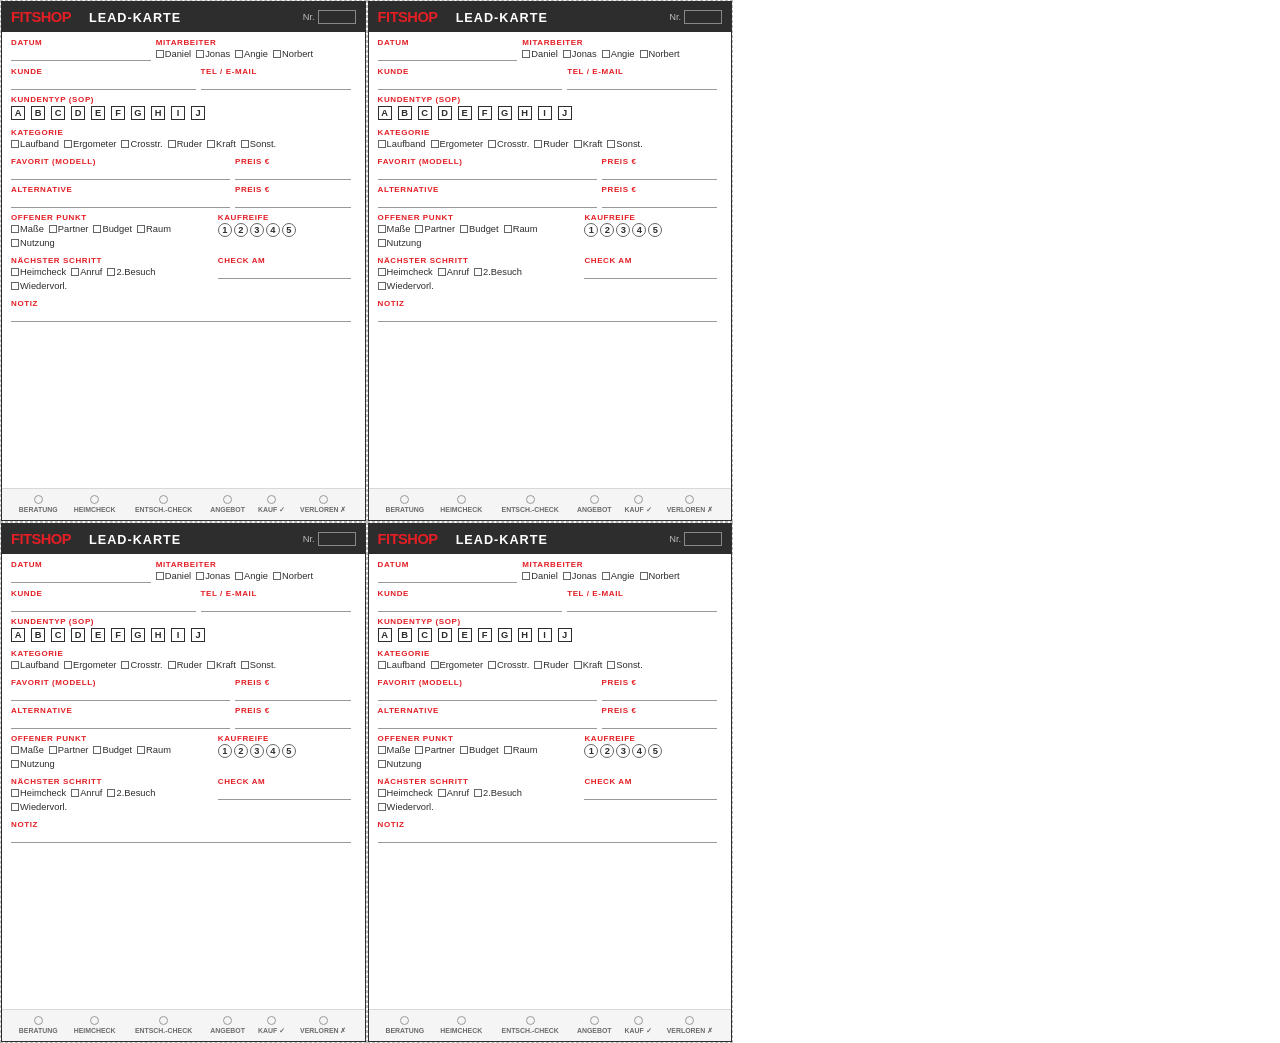
<file: fitshop-sop/lead_karten_druckbogen.html>
<!DOCTYPE html>
<html lang="de">
<head>
<meta charset="UTF-8">
<title>Fitshop Lead-Karten – Druckbogen</title>
<style>
  @page { size: A4; margin: 8mm; }
  :root {
    --red: #e31e24; --anthracite: #2d2d2d; --gray-mid: #6b6b6b; --gray-light: #f5f5f5; --gray-border: #d8d8d8;
  }
  * { box-sizing: border-box; margin: 0; padding: 0; }
  html, body { font-family: 'Helvetica', Arial, sans-serif; color: var(--anthracite); }

  .sheet { width: 194mm; }
  .cut-row { display: flex; gap: 0; }
  .cut-cell {
    width: 97mm; height: 138mm;
    border: 1px dashed #bbb;
    padding: 0;
    position: relative;
  }
  /* scissors hint top-left of sheet */
  .card {
    width: 100%; height: 100%;
    border: 1.5px solid var(--anthracite);
    margin: 0;
    display: flex; flex-direction: column;
  }
  .lc-head { background: var(--anthracite); color: white; }
  .lc-head-table { width: 100%; border-collapse: collapse; }
  .lc-head-table td { padding: 6px 9px; vertical-align: middle; }
  .lc-logo { font-size: 11pt; font-weight: 900; color: var(--red); letter-spacing: -0.5px; }
  .lc-title { font-size: 9.5pt; font-weight: 800; color: white; letter-spacing: 1px; }
  .lc-nr { text-align: right; font-size: 7pt; color: #bbb; white-space: nowrap; }
  .lc-nr .nr-box { display: inline-block; border: 1px solid #888; padding: 1px 8px; margin-left: 3px; min-width: 38px; }
  .lc-body { padding: 6px 9px; flex: 1; }
  .lc-foot { background: var(--gray-light); border-top: 1px solid var(--gray-border); padding: 4px 9px; }

  .row { width: 100%; border-collapse: collapse; margin-bottom: 5px; }
  .row td { vertical-align: top; padding: 0 5px 0 0; }
  .label { font-size: 6pt; font-weight: 700; color: var(--red); text-transform: uppercase; letter-spacing: 0.6px; margin-bottom: 1px; }
  .line { border-bottom: 1px solid #999; height: 13px; }
  .chk { font-size: 7pt; line-height: 1.5; }
  .chk .opt { display: inline-block; margin-right: 5px; white-space: nowrap; }
  .chk .box { display: inline-block; width: 8px; height: 8px; border: 1px solid #666; margin-right: 1px; vertical-align: -1px; }
  .typ { display: inline-block; width: 14px; height: 14px; border: 1.2px solid var(--anthracite); text-align: center; line-height: 12px; font-size: 7pt; font-weight: 700; margin-right: 1px; }
  .circle { display: inline-block; width: 14px; height: 14px; border: 1.3px solid #666; border-radius: 50%; text-align: center; line-height: 12px; font-size: 7pt; font-weight: 700; margin-right: 2px; }

  .status-track { width: 100%; border-collapse: collapse; }
  .status-track td { text-align: center; font-size: 5.2pt; font-weight: 700; padding: 2px 1px; color: var(--gray-mid); text-transform: uppercase; line-height: 1.15; }
  .status-track td .dot { display: block; width: 9px; height: 9px; border: 1.2px solid #999; border-radius: 50%; margin: 0 auto 2px; }
</style>
</head>
<body>
<div class="sheet">
  <!-- Row 1 -->
  <div class="cut-row">
    <!-- CARD TEMPLATE x4 below; identical -->
    <!-- CARD 1 -->
    <div class="cut-cell"><div class="card">
      <div class="lc-head"><table class="lc-head-table"><tr>
        <td style="width:1%; white-space:nowrap;"><span class="lc-logo">FITSHOP</span></td>
        <td><span class="lc-title">LEAD-KARTE</span></td>
        <td class="lc-nr">Nr.<span class="nr-box">&nbsp;</span></td>
      </tr></table></div>
      <div class="lc-body">
        <table class="row"><tr>
          <td style="width:42%"><div class="label">Datum</div><div class="line"></div></td>
          <td style="width:58%"><div class="label">Mitarbeiter</div><div class="chk"><span class="opt"><span class="box"></span>Daniel</span><span class="opt"><span class="box"></span>Jonas</span><span class="opt"><span class="box"></span>Angie</span><span class="opt"><span class="box"></span>Norbert</span></div></td>
        </tr></table>
        <table class="row"><tr>
          <td style="width:55%"><div class="label">Kunde</div><div class="line"></div></td>
          <td style="width:45%"><div class="label">Tel / E-Mail</div><div class="line"></div></td>
        </tr></table>
        <table class="row"><tr><td><div class="label">Kundentyp (SOP)</div><div class="chk" style="line-height:1.9"><span class="opt"><span class="typ">A</span></span><span class="opt"><span class="typ">B</span></span><span class="opt"><span class="typ">C</span></span><span class="opt"><span class="typ">D</span></span><span class="opt"><span class="typ">E</span></span><span class="opt"><span class="typ">F</span></span><span class="opt"><span class="typ">G</span></span><span class="opt"><span class="typ">H</span></span><span class="opt"><span class="typ">I</span></span><span class="opt"><span class="typ">J</span></span></div></td></tr></table>
        <table class="row"><tr><td><div class="label">Kategorie</div><div class="chk"><span class="opt"><span class="box"></span>Laufband</span><span class="opt"><span class="box"></span>Ergometer</span><span class="opt"><span class="box"></span>Crosstr.</span><span class="opt"><span class="box"></span>Ruder</span><span class="opt"><span class="box"></span>Kraft</span><span class="opt"><span class="box"></span>Sonst.</span></div></td></tr></table>
        <table class="row"><tr>
          <td style="width:65%"><div class="label">Favorit (Modell)</div><div class="line"></div></td>
          <td style="width:35%"><div class="label">Preis €</div><div class="line"></div></td>
        </tr></table>
        <table class="row"><tr>
          <td style="width:65%"><div class="label">Alternative</div><div class="line"></div></td>
          <td style="width:35%"><div class="label">Preis €</div><div class="line"></div></td>
        </tr></table>
        <table class="row"><tr>
          <td style="width:60%"><div class="label">Offener Punkt</div><div class="chk"><span class="opt"><span class="box"></span>Maße</span><span class="opt"><span class="box"></span>Partner</span><span class="opt"><span class="box"></span>Budget</span><span class="opt"><span class="box"></span>Raum</span><span class="opt"><span class="box"></span>Nutzung</span></div></td>
          <td style="width:40%"><div class="label">Kaufreife</div><div class="chk"><span class="circle">1</span><span class="circle">2</span><span class="circle">3</span><span class="circle">4</span><span class="circle">5</span></div></td>
        </tr></table>
        <table class="row"><tr>
          <td style="width:60%"><div class="label">Nächster Schritt</div><div class="chk"><span class="opt"><span class="box"></span>Heimcheck</span><span class="opt"><span class="box"></span>Anruf</span><span class="opt"><span class="box"></span>2.Besuch</span><span class="opt"><span class="box"></span>Wiedervorl.</span></div></td>
          <td style="width:40%"><div class="label">Check am</div><div class="line"></div></td>
        </tr></table>
        <table class="row"><tr><td><div class="label">Notiz</div><div class="line"></div></td></tr></table>
      </div>
      <div class="lc-foot"><table class="status-track"><tr>
        <td><span class="dot"></span>Beratung</td>
        <td><span class="dot"></span>Heimcheck</td>
        <td><span class="dot"></span>Entsch.-Check</td>
        <td><span class="dot"></span>Angebot</td>
        <td><span class="dot"></span>Kauf ✓</td>
        <td><span class="dot"></span>Verloren ✗</td>
      </tr></table></div>
    </div></div>
    <!-- CARD 2 -->
    <div class="cut-cell"><div class="card">
      <div class="lc-head"><table class="lc-head-table"><tr>
        <td style="width:1%; white-space:nowrap;"><span class="lc-logo">FITSHOP</span></td>
        <td><span class="lc-title">LEAD-KARTE</span></td>
        <td class="lc-nr">Nr.<span class="nr-box">&nbsp;</span></td>
      </tr></table></div>
      <div class="lc-body">
        <table class="row"><tr>
          <td style="width:42%"><div class="label">Datum</div><div class="line"></div></td>
          <td style="width:58%"><div class="label">Mitarbeiter</div><div class="chk"><span class="opt"><span class="box"></span>Daniel</span><span class="opt"><span class="box"></span>Jonas</span><span class="opt"><span class="box"></span>Angie</span><span class="opt"><span class="box"></span>Norbert</span></div></td>
        </tr></table>
        <table class="row"><tr>
          <td style="width:55%"><div class="label">Kunde</div><div class="line"></div></td>
          <td style="width:45%"><div class="label">Tel / E-Mail</div><div class="line"></div></td>
        </tr></table>
        <table class="row"><tr><td><div class="label">Kundentyp (SOP)</div><div class="chk" style="line-height:1.9"><span class="opt"><span class="typ">A</span></span><span class="opt"><span class="typ">B</span></span><span class="opt"><span class="typ">C</span></span><span class="opt"><span class="typ">D</span></span><span class="opt"><span class="typ">E</span></span><span class="opt"><span class="typ">F</span></span><span class="opt"><span class="typ">G</span></span><span class="opt"><span class="typ">H</span></span><span class="opt"><span class="typ">I</span></span><span class="opt"><span class="typ">J</span></span></div></td></tr></table>
        <table class="row"><tr><td><div class="label">Kategorie</div><div class="chk"><span class="opt"><span class="box"></span>Laufband</span><span class="opt"><span class="box"></span>Ergometer</span><span class="opt"><span class="box"></span>Crosstr.</span><span class="opt"><span class="box"></span>Ruder</span><span class="opt"><span class="box"></span>Kraft</span><span class="opt"><span class="box"></span>Sonst.</span></div></td></tr></table>
        <table class="row"><tr>
          <td style="width:65%"><div class="label">Favorit (Modell)</div><div class="line"></div></td>
          <td style="width:35%"><div class="label">Preis €</div><div class="line"></div></td>
        </tr></table>
        <table class="row"><tr>
          <td style="width:65%"><div class="label">Alternative</div><div class="line"></div></td>
          <td style="width:35%"><div class="label">Preis €</div><div class="line"></div></td>
        </tr></table>
        <table class="row"><tr>
          <td style="width:60%"><div class="label">Offener Punkt</div><div class="chk"><span class="opt"><span class="box"></span>Maße</span><span class="opt"><span class="box"></span>Partner</span><span class="opt"><span class="box"></span>Budget</span><span class="opt"><span class="box"></span>Raum</span><span class="opt"><span class="box"></span>Nutzung</span></div></td>
          <td style="width:40%"><div class="label">Kaufreife</div><div class="chk"><span class="circle">1</span><span class="circle">2</span><span class="circle">3</span><span class="circle">4</span><span class="circle">5</span></div></td>
        </tr></table>
        <table class="row"><tr>
          <td style="width:60%"><div class="label">Nächster Schritt</div><div class="chk"><span class="opt"><span class="box"></span>Heimcheck</span><span class="opt"><span class="box"></span>Anruf</span><span class="opt"><span class="box"></span>2.Besuch</span><span class="opt"><span class="box"></span>Wiedervorl.</span></div></td>
          <td style="width:40%"><div class="label">Check am</div><div class="line"></div></td>
        </tr></table>
        <table class="row"><tr><td><div class="label">Notiz</div><div class="line"></div></td></tr></table>
      </div>
      <div class="lc-foot"><table class="status-track"><tr>
        <td><span class="dot"></span>Beratung</td>
        <td><span class="dot"></span>Heimcheck</td>
        <td><span class="dot"></span>Entsch.-Check</td>
        <td><span class="dot"></span>Angebot</td>
        <td><span class="dot"></span>Kauf ✓</td>
        <td><span class="dot"></span>Verloren ✗</td>
      </tr></table></div>
    </div></div>
  </div>
  <!-- Row 2 -->
  <div class="cut-row">
    <!-- CARD 3 -->
    <div class="cut-cell"><div class="card">
      <div class="lc-head"><table class="lc-head-table"><tr>
        <td style="width:1%; white-space:nowrap;"><span class="lc-logo">FITSHOP</span></td>
        <td><span class="lc-title">LEAD-KARTE</span></td>
        <td class="lc-nr">Nr.<span class="nr-box">&nbsp;</span></td>
      </tr></table></div>
      <div class="lc-body">
        <table class="row"><tr>
          <td style="width:42%"><div class="label">Datum</div><div class="line"></div></td>
          <td style="width:58%"><div class="label">Mitarbeiter</div><div class="chk"><span class="opt"><span class="box"></span>Daniel</span><span class="opt"><span class="box"></span>Jonas</span><span class="opt"><span class="box"></span>Angie</span><span class="opt"><span class="box"></span>Norbert</span></div></td>
        </tr></table>
        <table class="row"><tr>
          <td style="width:55%"><div class="label">Kunde</div><div class="line"></div></td>
          <td style="width:45%"><div class="label">Tel / E-Mail</div><div class="line"></div></td>
        </tr></table>
        <table class="row"><tr><td><div class="label">Kundentyp (SOP)</div><div class="chk" style="line-height:1.9"><span class="opt"><span class="typ">A</span></span><span class="opt"><span class="typ">B</span></span><span class="opt"><span class="typ">C</span></span><span class="opt"><span class="typ">D</span></span><span class="opt"><span class="typ">E</span></span><span class="opt"><span class="typ">F</span></span><span class="opt"><span class="typ">G</span></span><span class="opt"><span class="typ">H</span></span><span class="opt"><span class="typ">I</span></span><span class="opt"><span class="typ">J</span></span></div></td></tr></table>
        <table class="row"><tr><td><div class="label">Kategorie</div><div class="chk"><span class="opt"><span class="box"></span>Laufband</span><span class="opt"><span class="box"></span>Ergometer</span><span class="opt"><span class="box"></span>Crosstr.</span><span class="opt"><span class="box"></span>Ruder</span><span class="opt"><span class="box"></span>Kraft</span><span class="opt"><span class="box"></span>Sonst.</span></div></td></tr></table>
        <table class="row"><tr>
          <td style="width:65%"><div class="label">Favorit (Modell)</div><div class="line"></div></td>
          <td style="width:35%"><div class="label">Preis €</div><div class="line"></div></td>
        </tr></table>
        <table class="row"><tr>
          <td style="width:65%"><div class="label">Alternative</div><div class="line"></div></td>
          <td style="width:35%"><div class="label">Preis €</div><div class="line"></div></td>
        </tr></table>
        <table class="row"><tr>
          <td style="width:60%"><div class="label">Offener Punkt</div><div class="chk"><span class="opt"><span class="box"></span>Maße</span><span class="opt"><span class="box"></span>Partner</span><span class="opt"><span class="box"></span>Budget</span><span class="opt"><span class="box"></span>Raum</span><span class="opt"><span class="box"></span>Nutzung</span></div></td>
          <td style="width:40%"><div class="label">Kaufreife</div><div class="chk"><span class="circle">1</span><span class="circle">2</span><span class="circle">3</span><span class="circle">4</span><span class="circle">5</span></div></td>
        </tr></table>
        <table class="row"><tr>
          <td style="width:60%"><div class="label">Nächster Schritt</div><div class="chk"><span class="opt"><span class="box"></span>Heimcheck</span><span class="opt"><span class="box"></span>Anruf</span><span class="opt"><span class="box"></span>2.Besuch</span><span class="opt"><span class="box"></span>Wiedervorl.</span></div></td>
          <td style="width:40%"><div class="label">Check am</div><div class="line"></div></td>
        </tr></table>
        <table class="row"><tr><td><div class="label">Notiz</div><div class="line"></div></td></tr></table>
      </div>
      <div class="lc-foot"><table class="status-track"><tr>
        <td><span class="dot"></span>Beratung</td>
        <td><span class="dot"></span>Heimcheck</td>
        <td><span class="dot"></span>Entsch.-Check</td>
        <td><span class="dot"></span>Angebot</td>
        <td><span class="dot"></span>Kauf ✓</td>
        <td><span class="dot"></span>Verloren ✗</td>
      </tr></table></div>
    </div></div>
    <!-- CARD 4 -->
    <div class="cut-cell"><div class="card">
      <div class="lc-head"><table class="lc-head-table"><tr>
        <td style="width:1%; white-space:nowrap;"><span class="lc-logo">FITSHOP</span></td>
        <td><span class="lc-title">LEAD-KARTE</span></td>
        <td class="lc-nr">Nr.<span class="nr-box">&nbsp;</span></td>
      </tr></table></div>
      <div class="lc-body">
        <table class="row"><tr>
          <td style="width:42%"><div class="label">Datum</div><div class="line"></div></td>
          <td style="width:58%"><div class="label">Mitarbeiter</div><div class="chk"><span class="opt"><span class="box"></span>Daniel</span><span class="opt"><span class="box"></span>Jonas</span><span class="opt"><span class="box"></span>Angie</span><span class="opt"><span class="box"></span>Norbert</span></div></td>
        </tr></table>
        <table class="row"><tr>
          <td style="width:55%"><div class="label">Kunde</div><div class="line"></div></td>
          <td style="width:45%"><div class="label">Tel / E-Mail</div><div class="line"></div></td>
        </tr></table>
        <table class="row"><tr><td><div class="label">Kundentyp (SOP)</div><div class="chk" style="line-height:1.9"><span class="opt"><span class="typ">A</span></span><span class="opt"><span class="typ">B</span></span><span class="opt"><span class="typ">C</span></span><span class="opt"><span class="typ">D</span></span><span class="opt"><span class="typ">E</span></span><span class="opt"><span class="typ">F</span></span><span class="opt"><span class="typ">G</span></span><span class="opt"><span class="typ">H</span></span><span class="opt"><span class="typ">I</span></span><span class="opt"><span class="typ">J</span></span></div></td></tr></table>
        <table class="row"><tr><td><div class="label">Kategorie</div><div class="chk"><span class="opt"><span class="box"></span>Laufband</span><span class="opt"><span class="box"></span>Ergometer</span><span class="opt"><span class="box"></span>Crosstr.</span><span class="opt"><span class="box"></span>Ruder</span><span class="opt"><span class="box"></span>Kraft</span><span class="opt"><span class="box"></span>Sonst.</span></div></td></tr></table>
        <table class="row"><tr>
          <td style="width:65%"><div class="label">Favorit (Modell)</div><div class="line"></div></td>
          <td style="width:35%"><div class="label">Preis €</div><div class="line"></div></td>
        </tr></table>
        <table class="row"><tr>
          <td style="width:65%"><div class="label">Alternative</div><div class="line"></div></td>
          <td style="width:35%"><div class="label">Preis €</div><div class="line"></div></td>
        </tr></table>
        <table class="row"><tr>
          <td style="width:60%"><div class="label">Offener Punkt</div><div class="chk"><span class="opt"><span class="box"></span>Maße</span><span class="opt"><span class="box"></span>Partner</span><span class="opt"><span class="box"></span>Budget</span><span class="opt"><span class="box"></span>Raum</span><span class="opt"><span class="box"></span>Nutzung</span></div></td>
          <td style="width:40%"><div class="label">Kaufreife</div><div class="chk"><span class="circle">1</span><span class="circle">2</span><span class="circle">3</span><span class="circle">4</span><span class="circle">5</span></div></td>
        </tr></table>
        <table class="row"><tr>
          <td style="width:60%"><div class="label">Nächster Schritt</div><div class="chk"><span class="opt"><span class="box"></span>Heimcheck</span><span class="opt"><span class="box"></span>Anruf</span><span class="opt"><span class="box"></span>2.Besuch</span><span class="opt"><span class="box"></span>Wiedervorl.</span></div></td>
          <td style="width:40%"><div class="label">Check am</div><div class="line"></div></td>
        </tr></table>
        <table class="row"><tr><td><div class="label">Notiz</div><div class="line"></div></td></tr></table>
      </div>
      <div class="lc-foot"><table class="status-track"><tr>
        <td><span class="dot"></span>Beratung</td>
        <td><span class="dot"></span>Heimcheck</td>
        <td><span class="dot"></span>Entsch.-Check</td>
        <td><span class="dot"></span>Angebot</td>
        <td><span class="dot"></span>Kauf ✓</td>
        <td><span class="dot"></span>Verloren ✗</td>
      </tr></table></div>
    </div></div>
  </div>
</div>
</body>
</html>
</file>
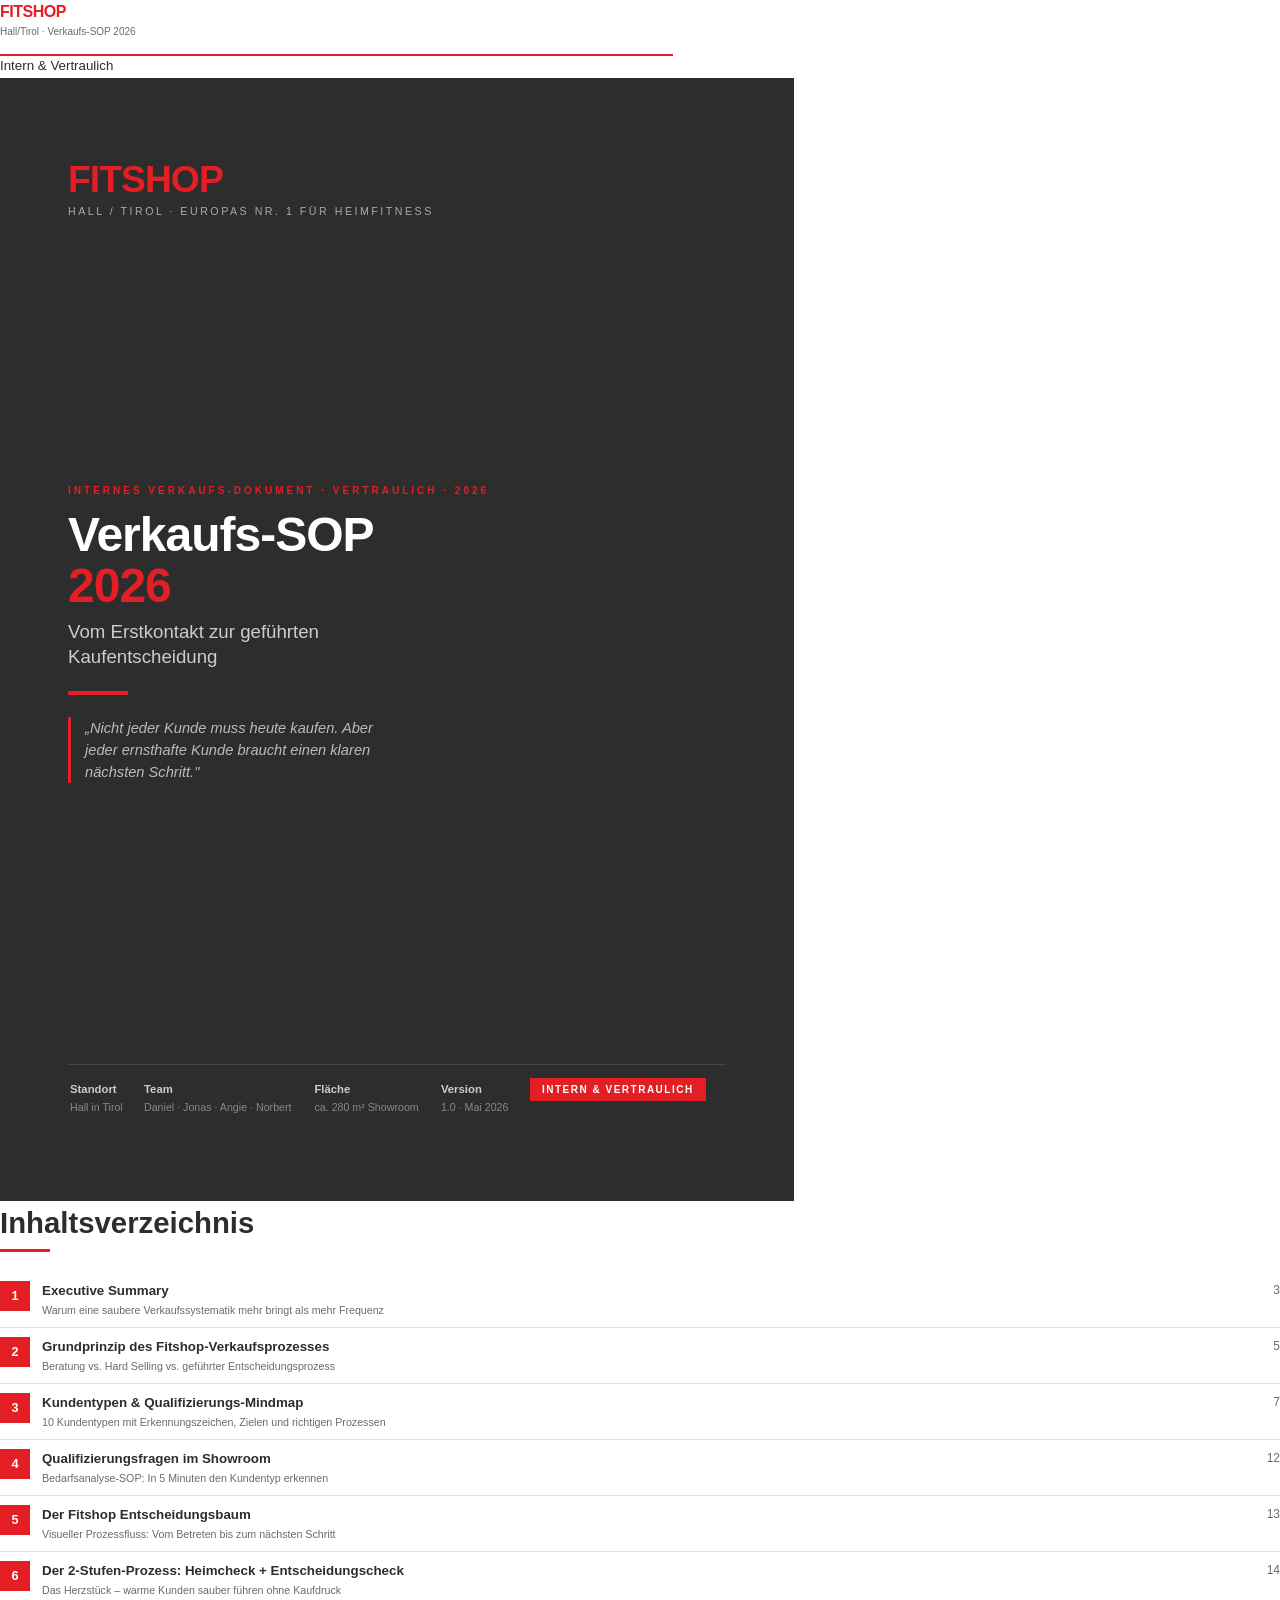
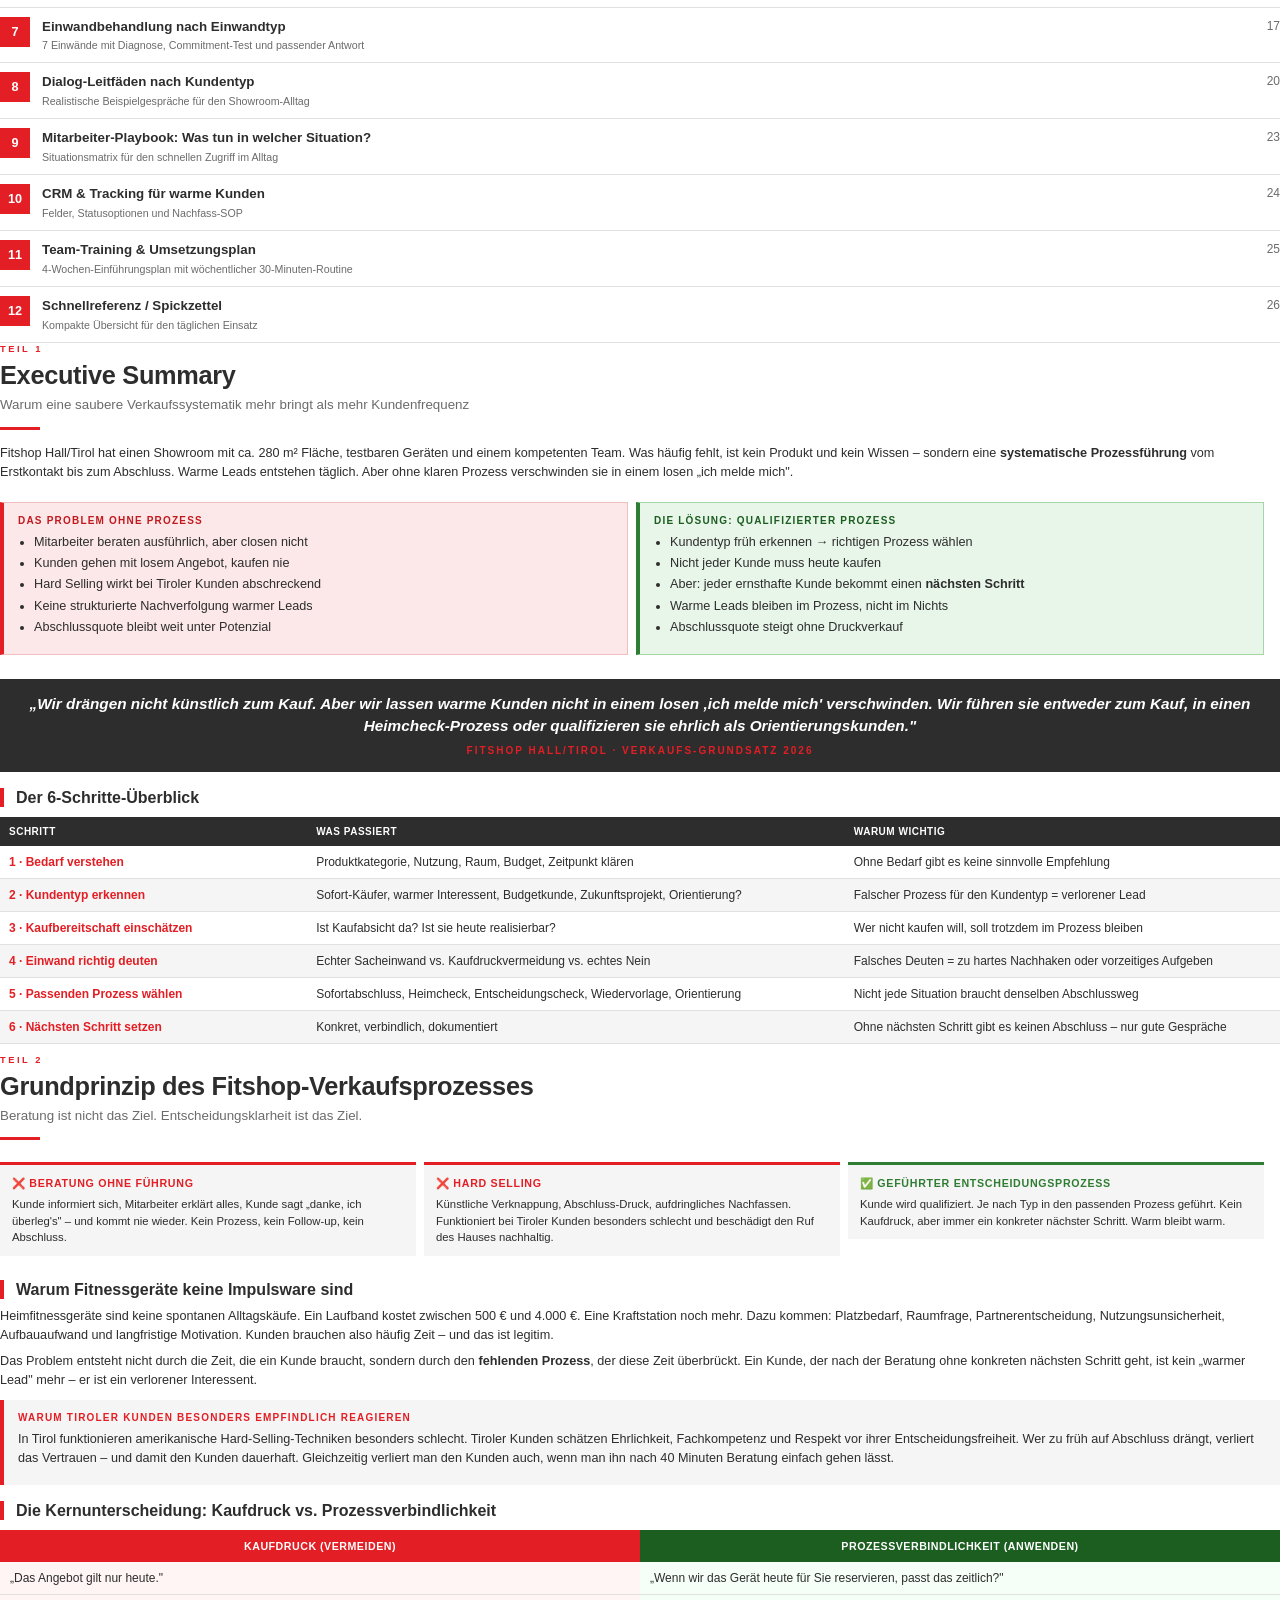
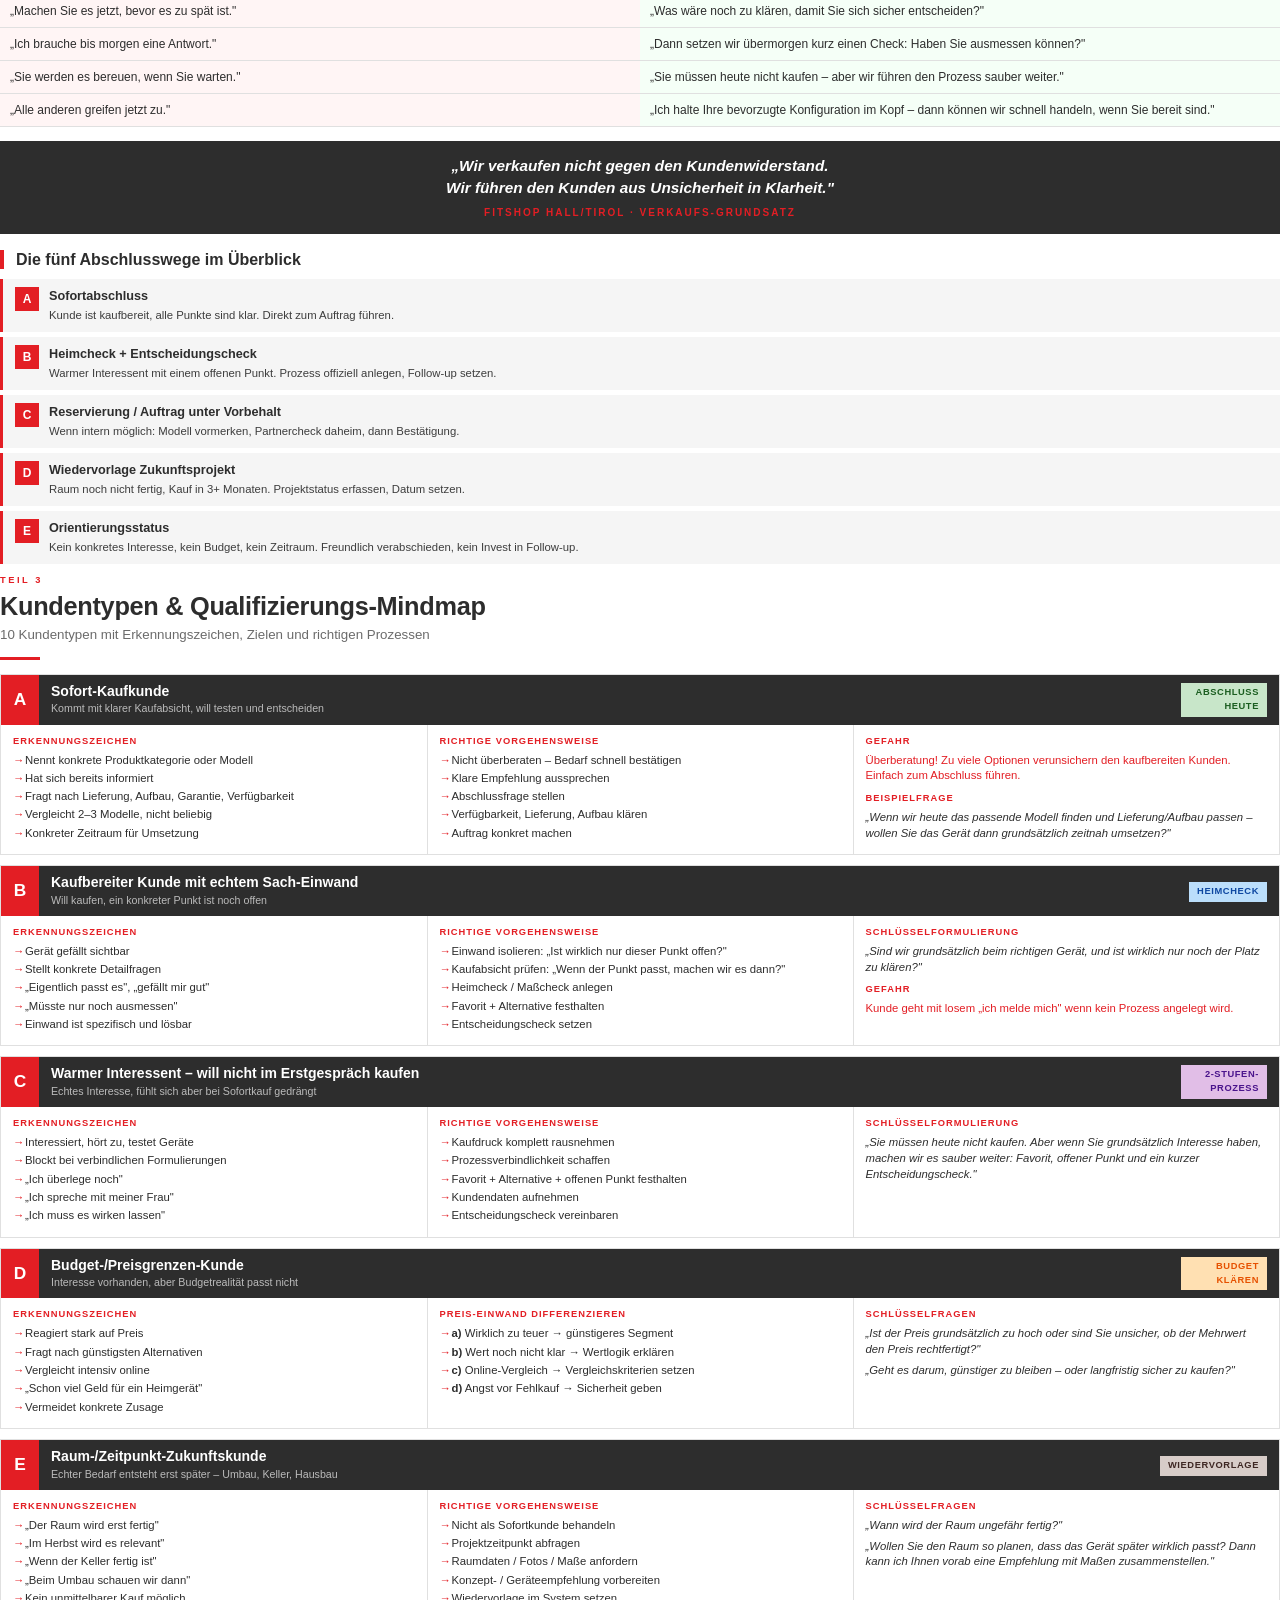
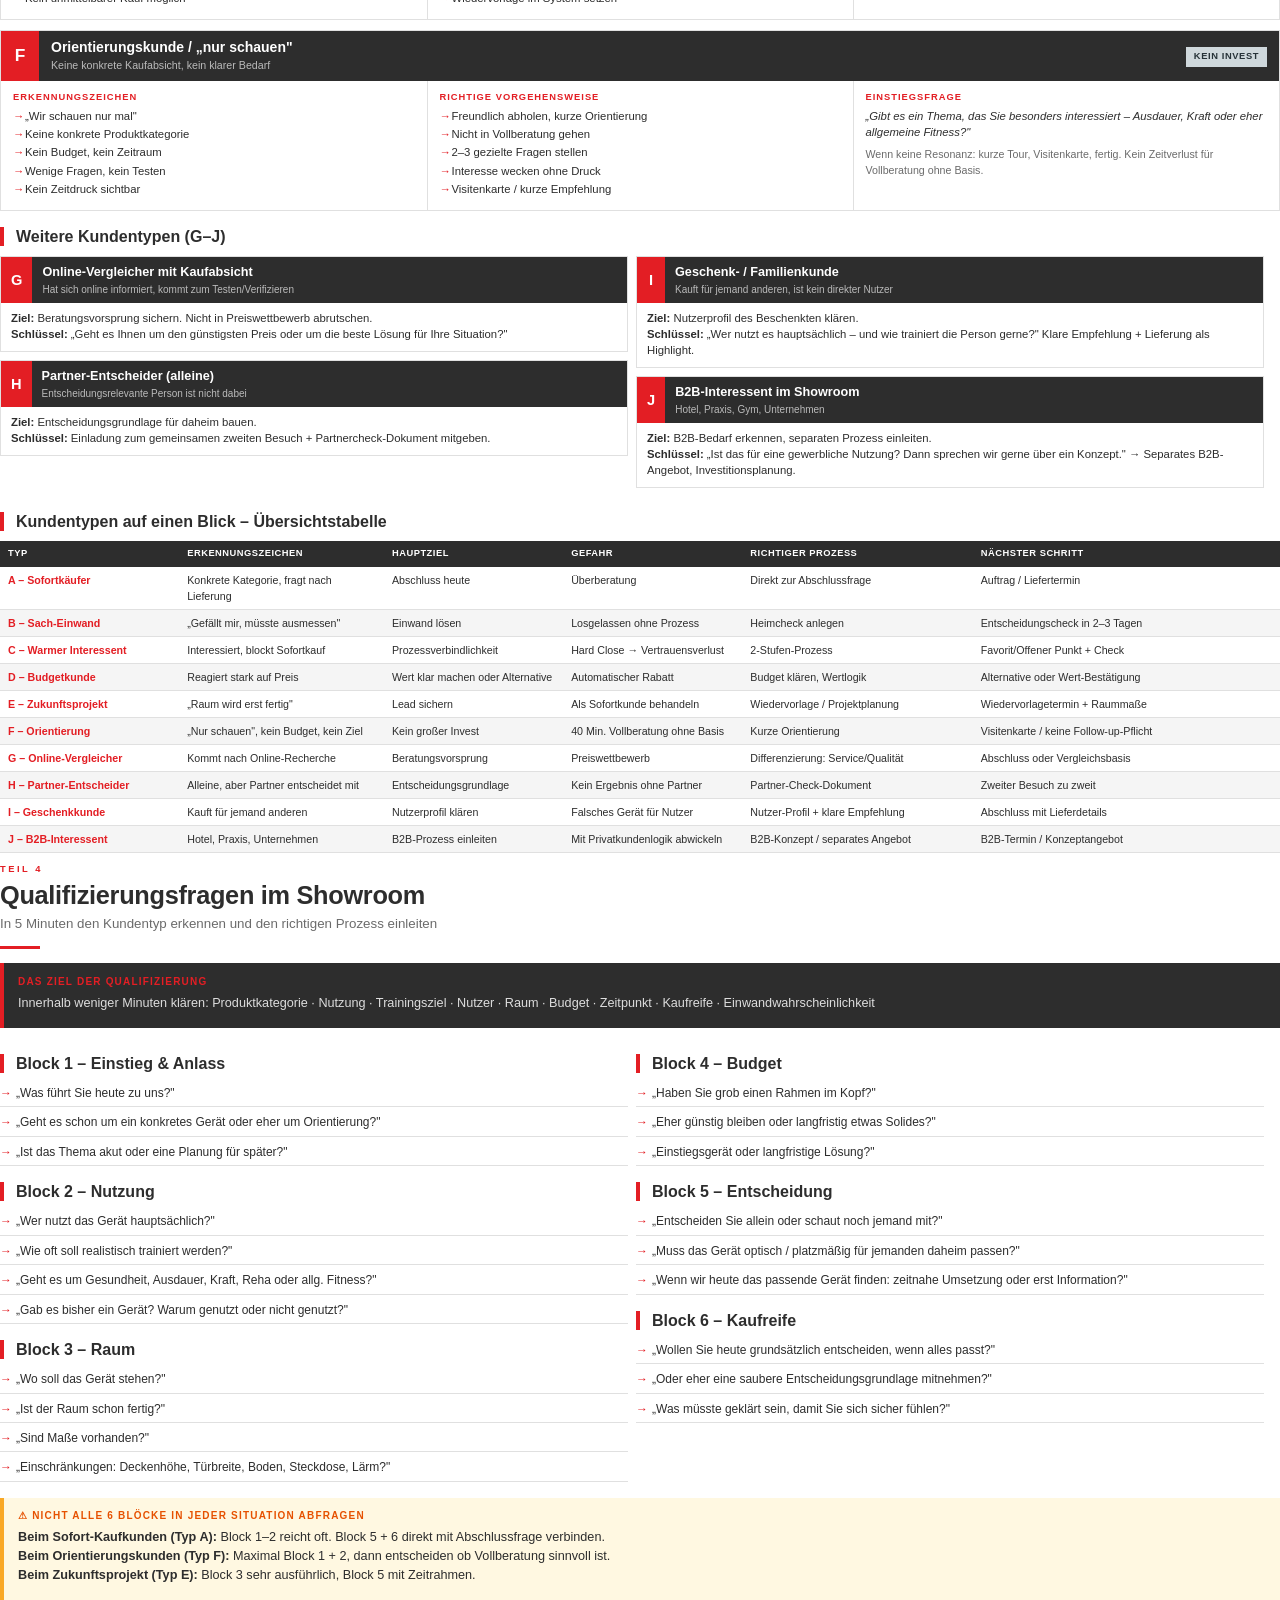
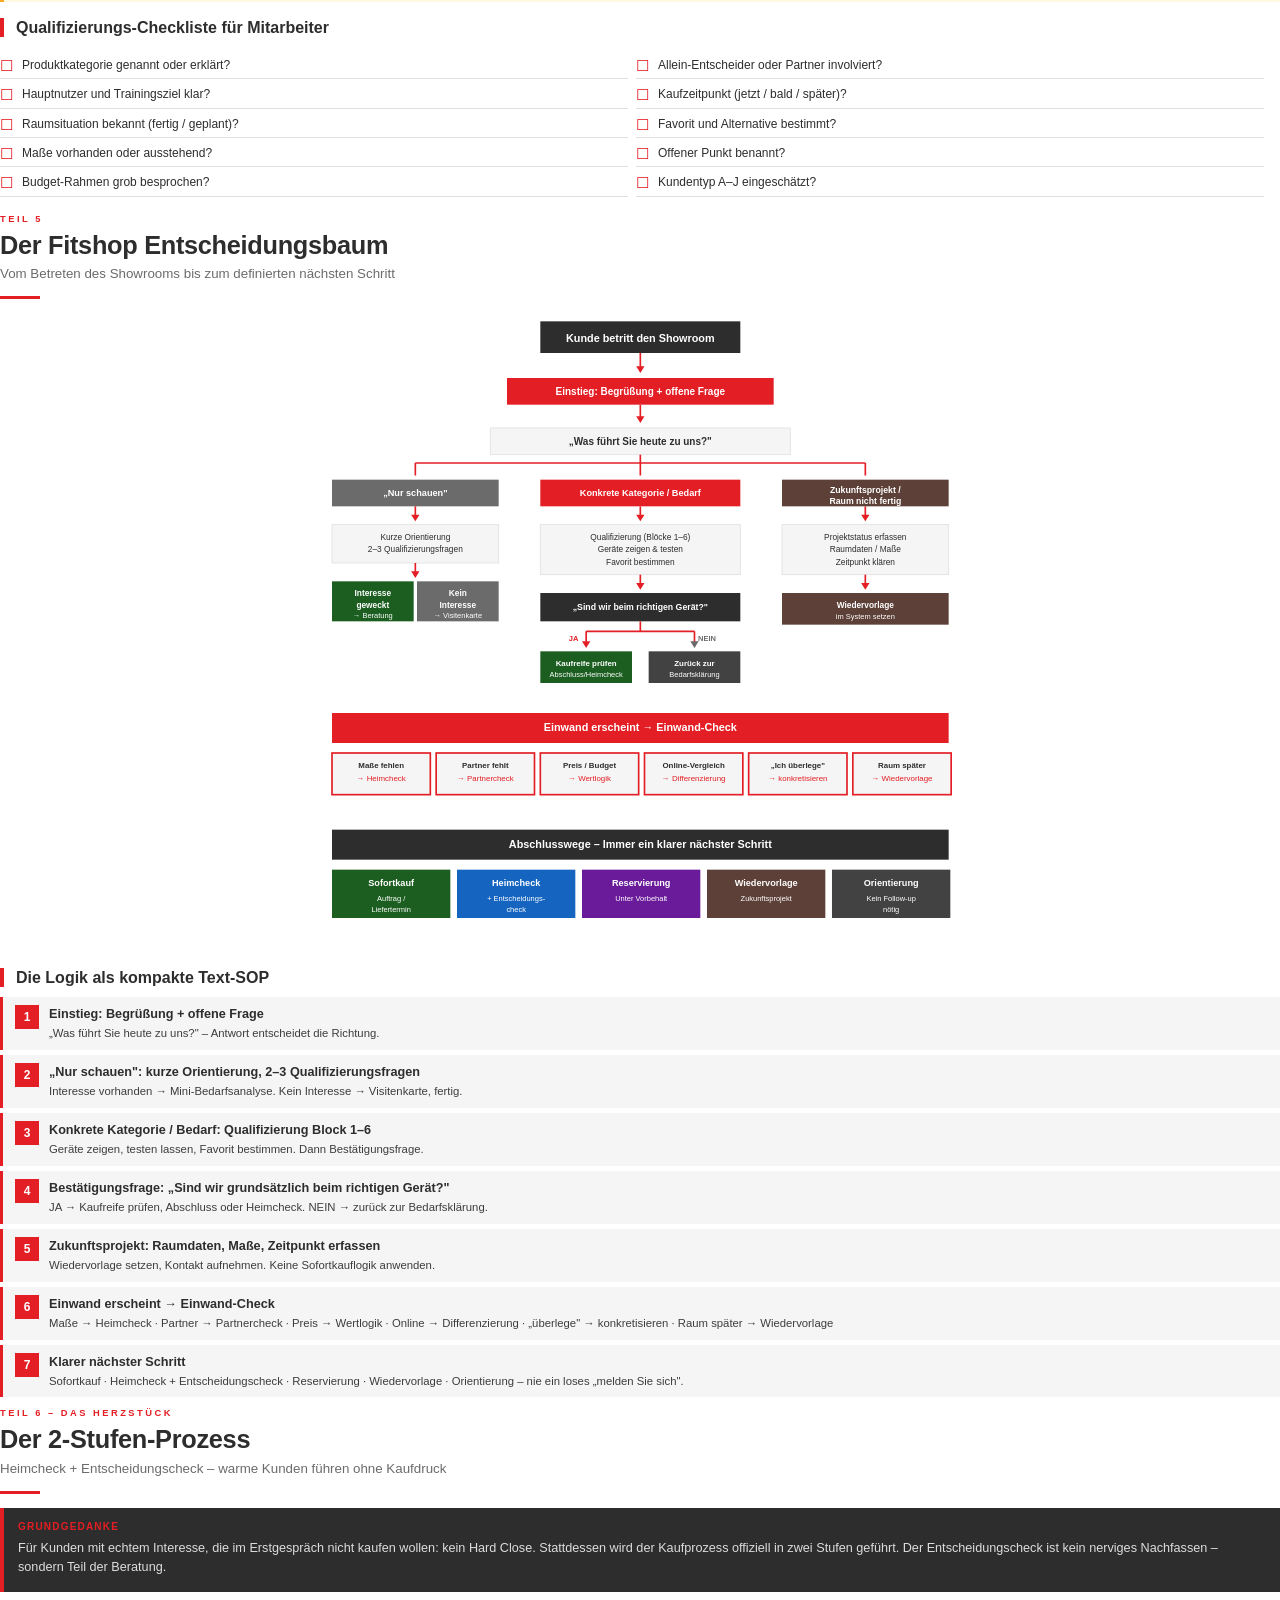
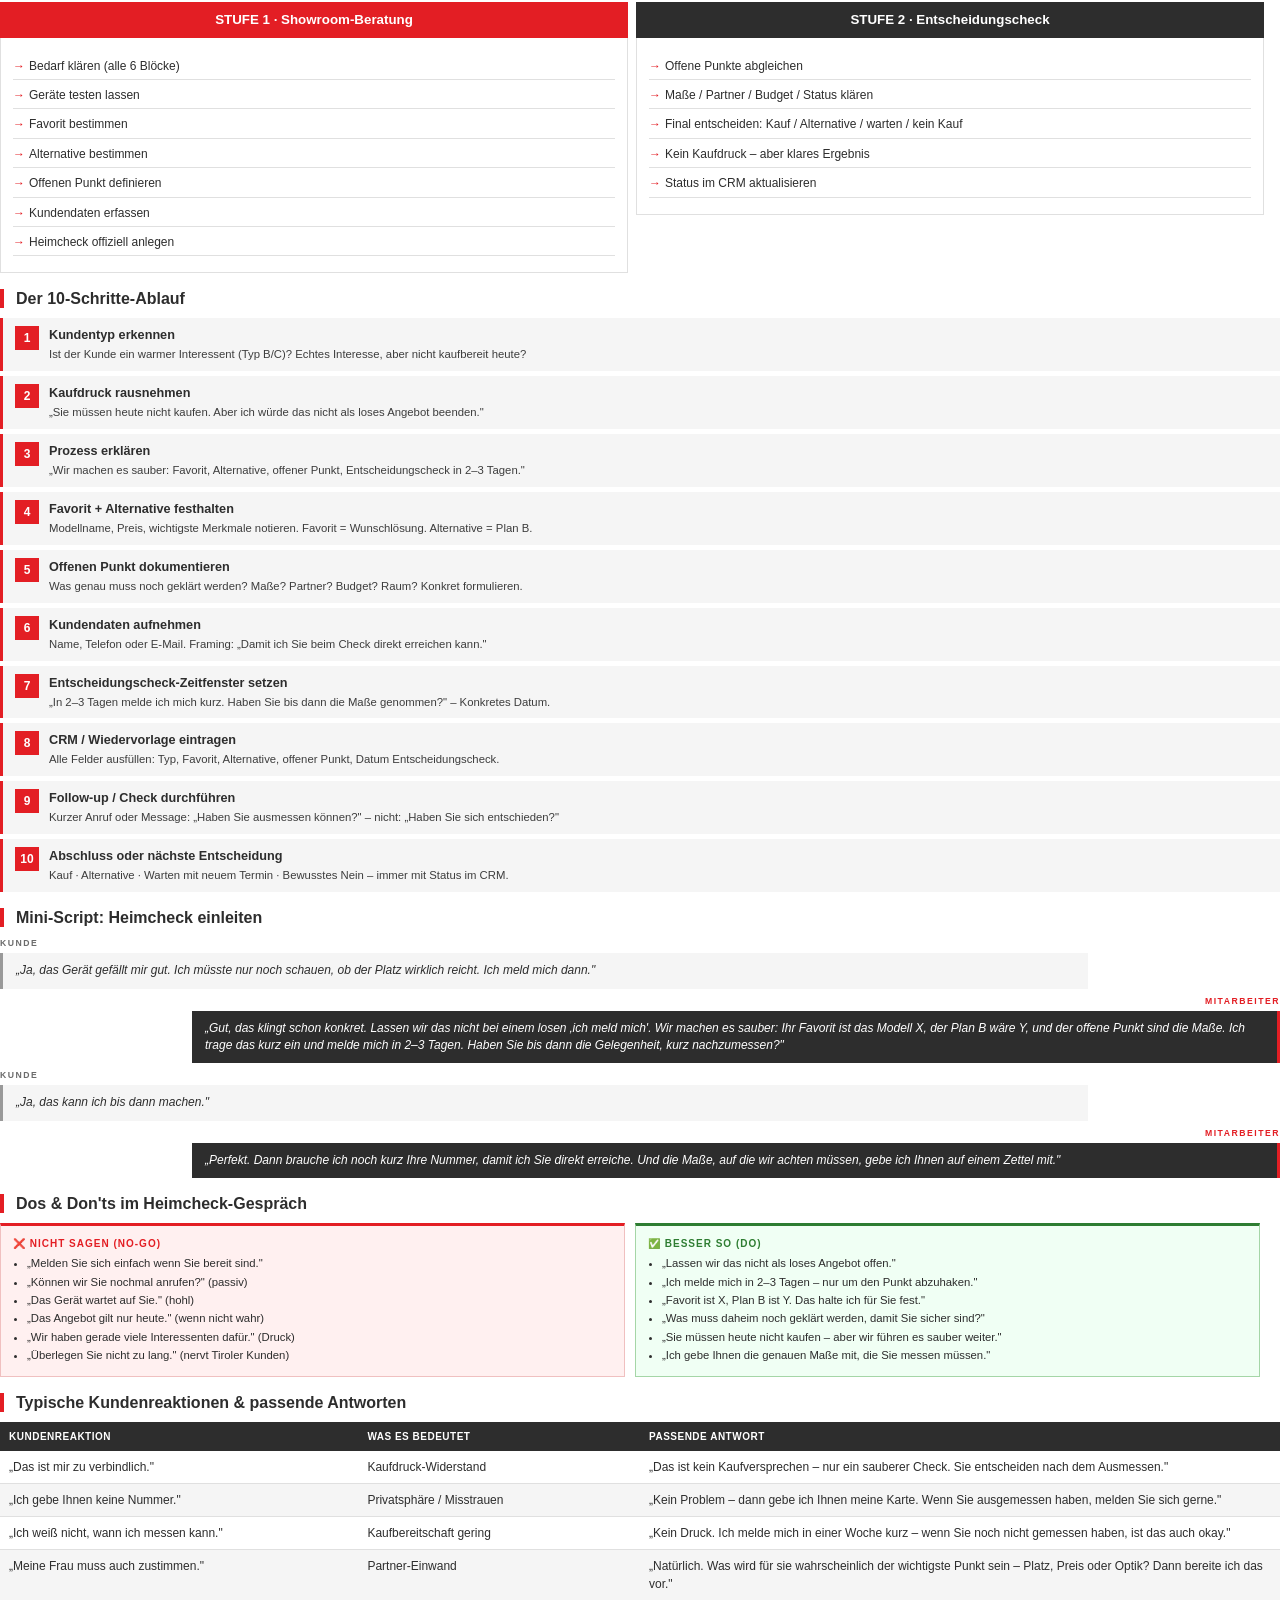
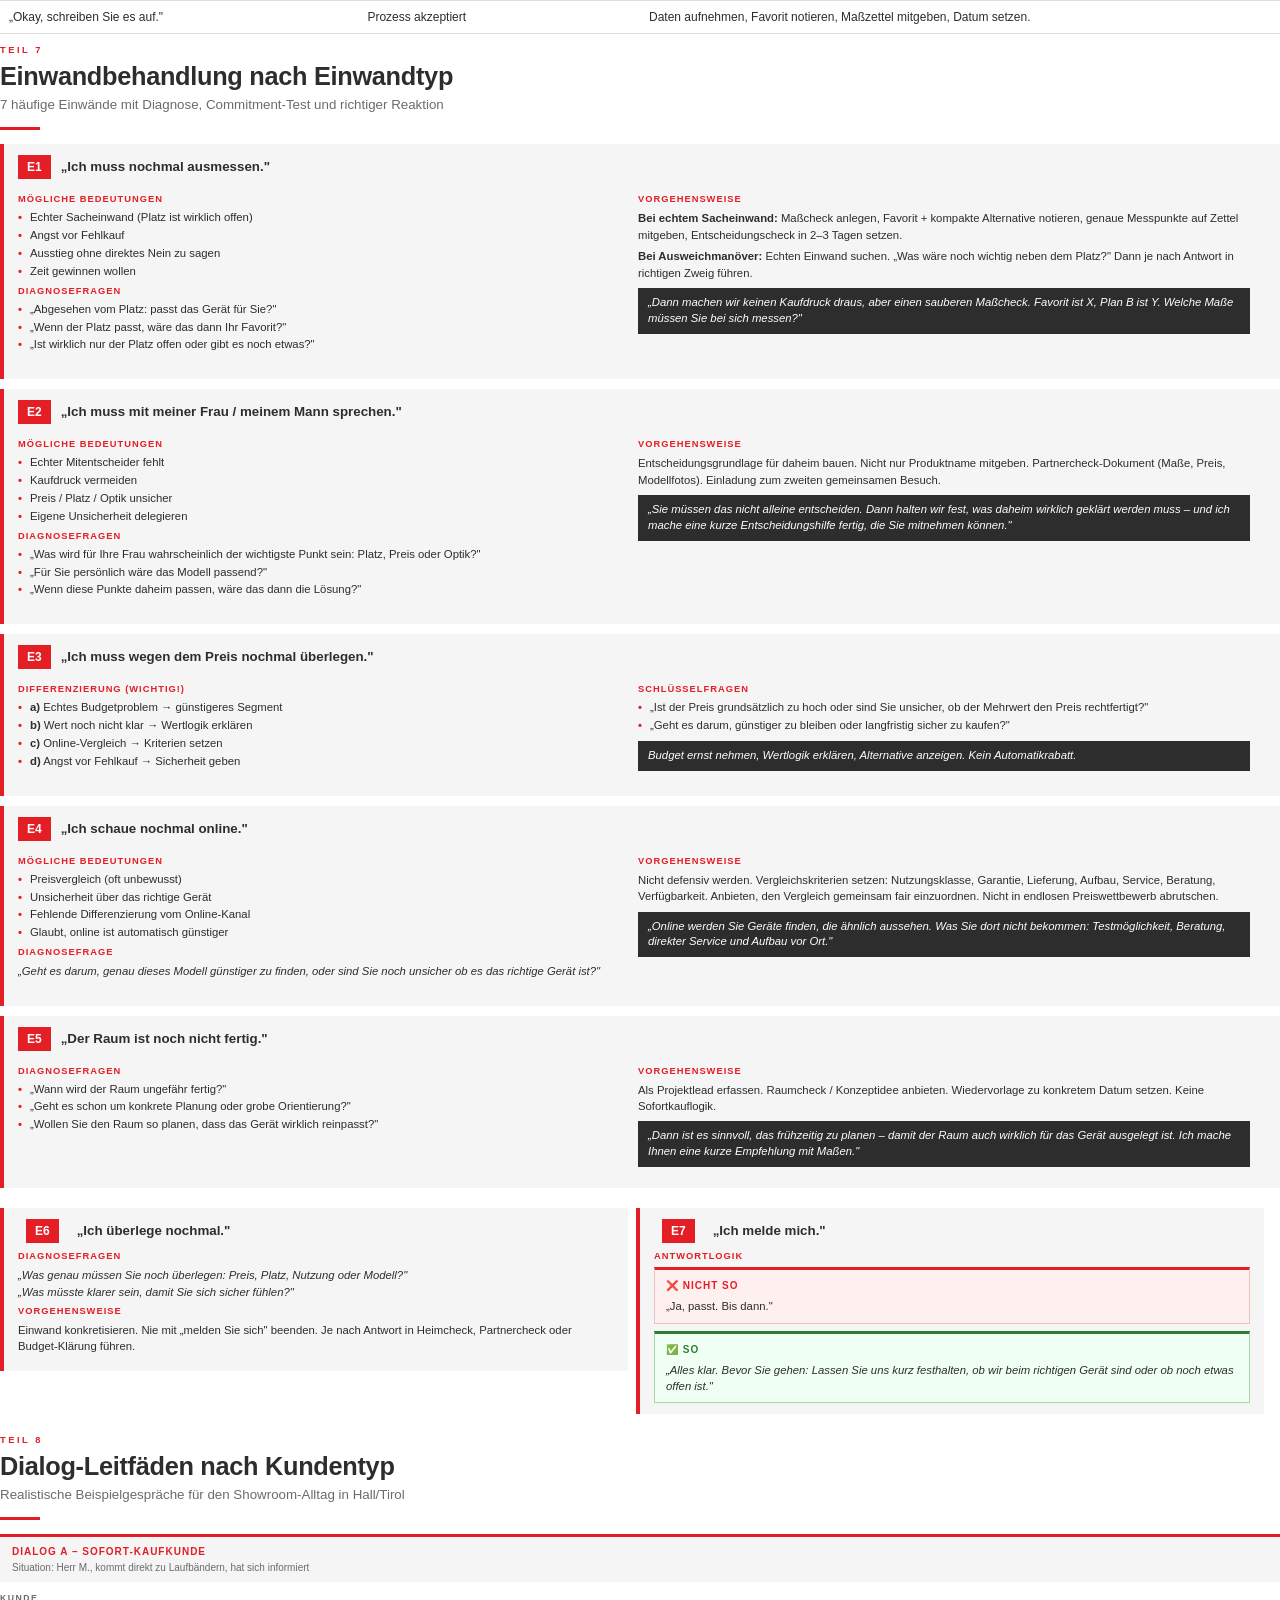
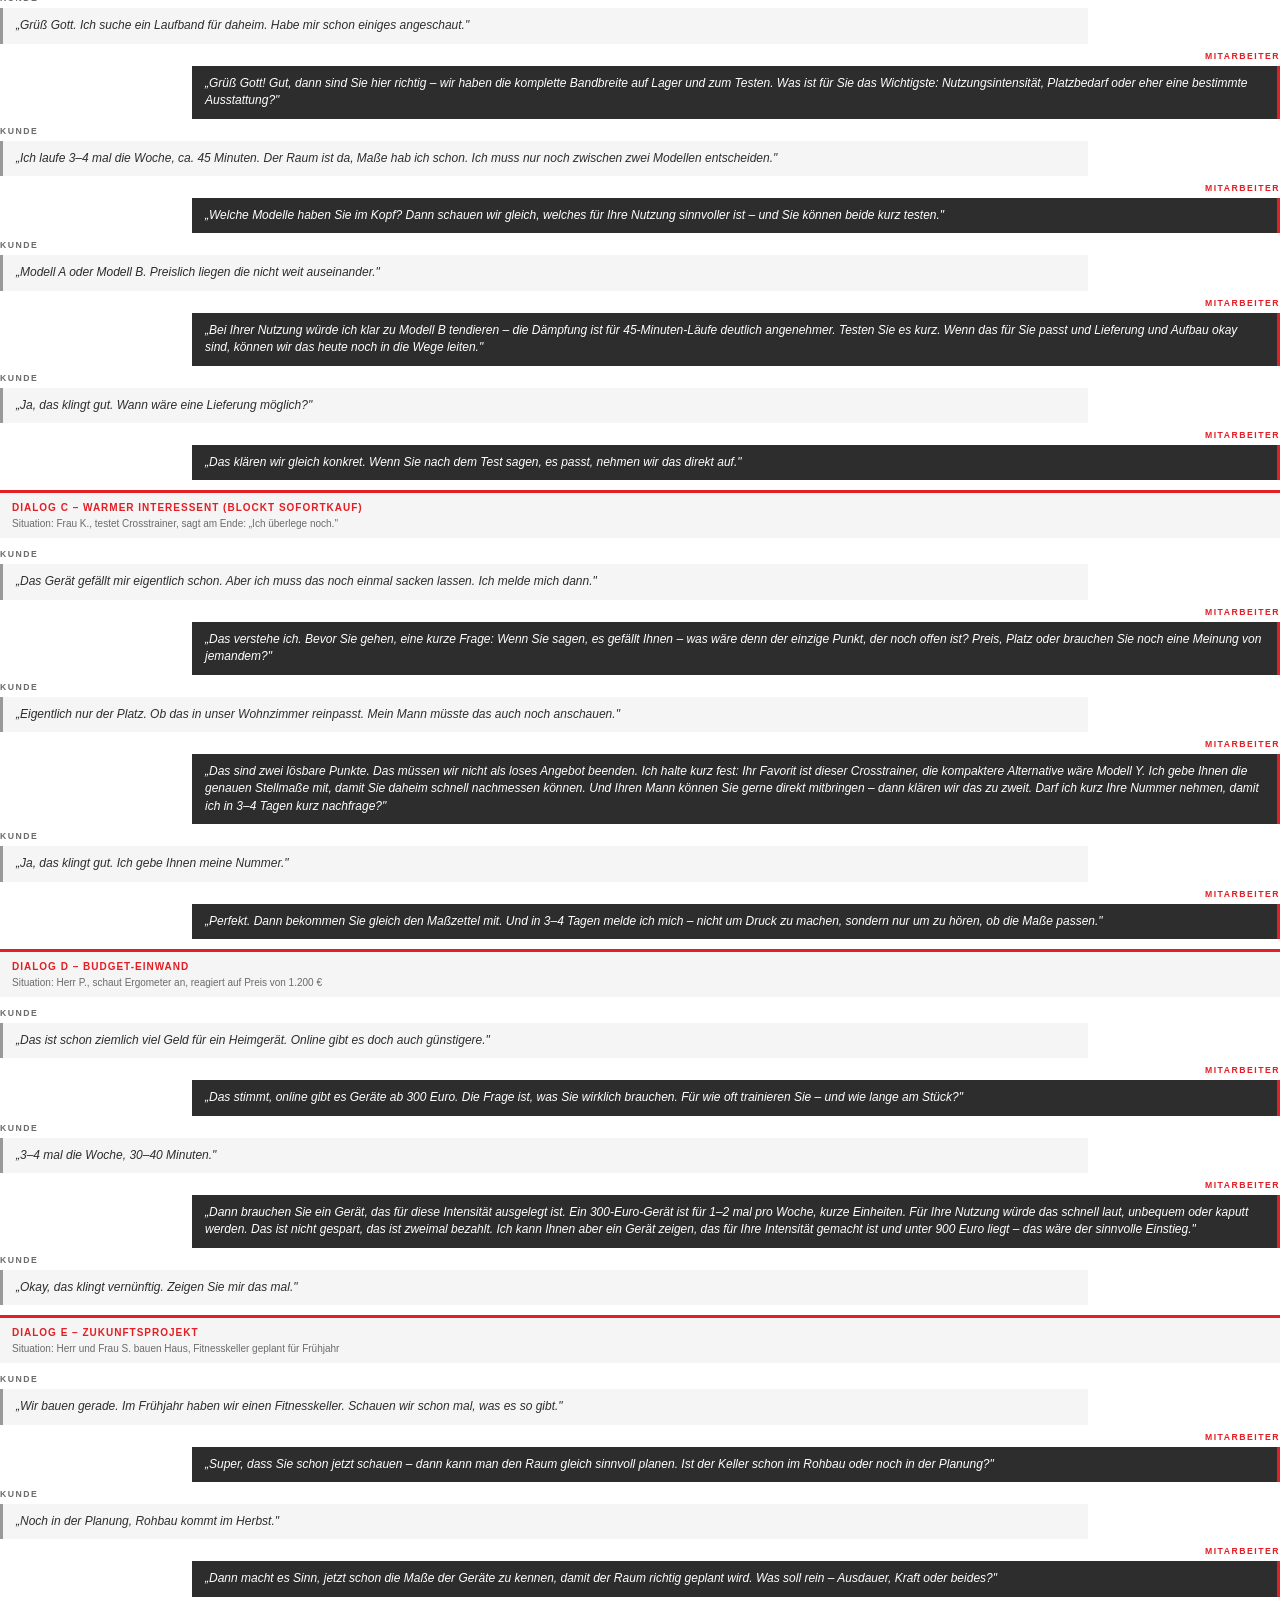
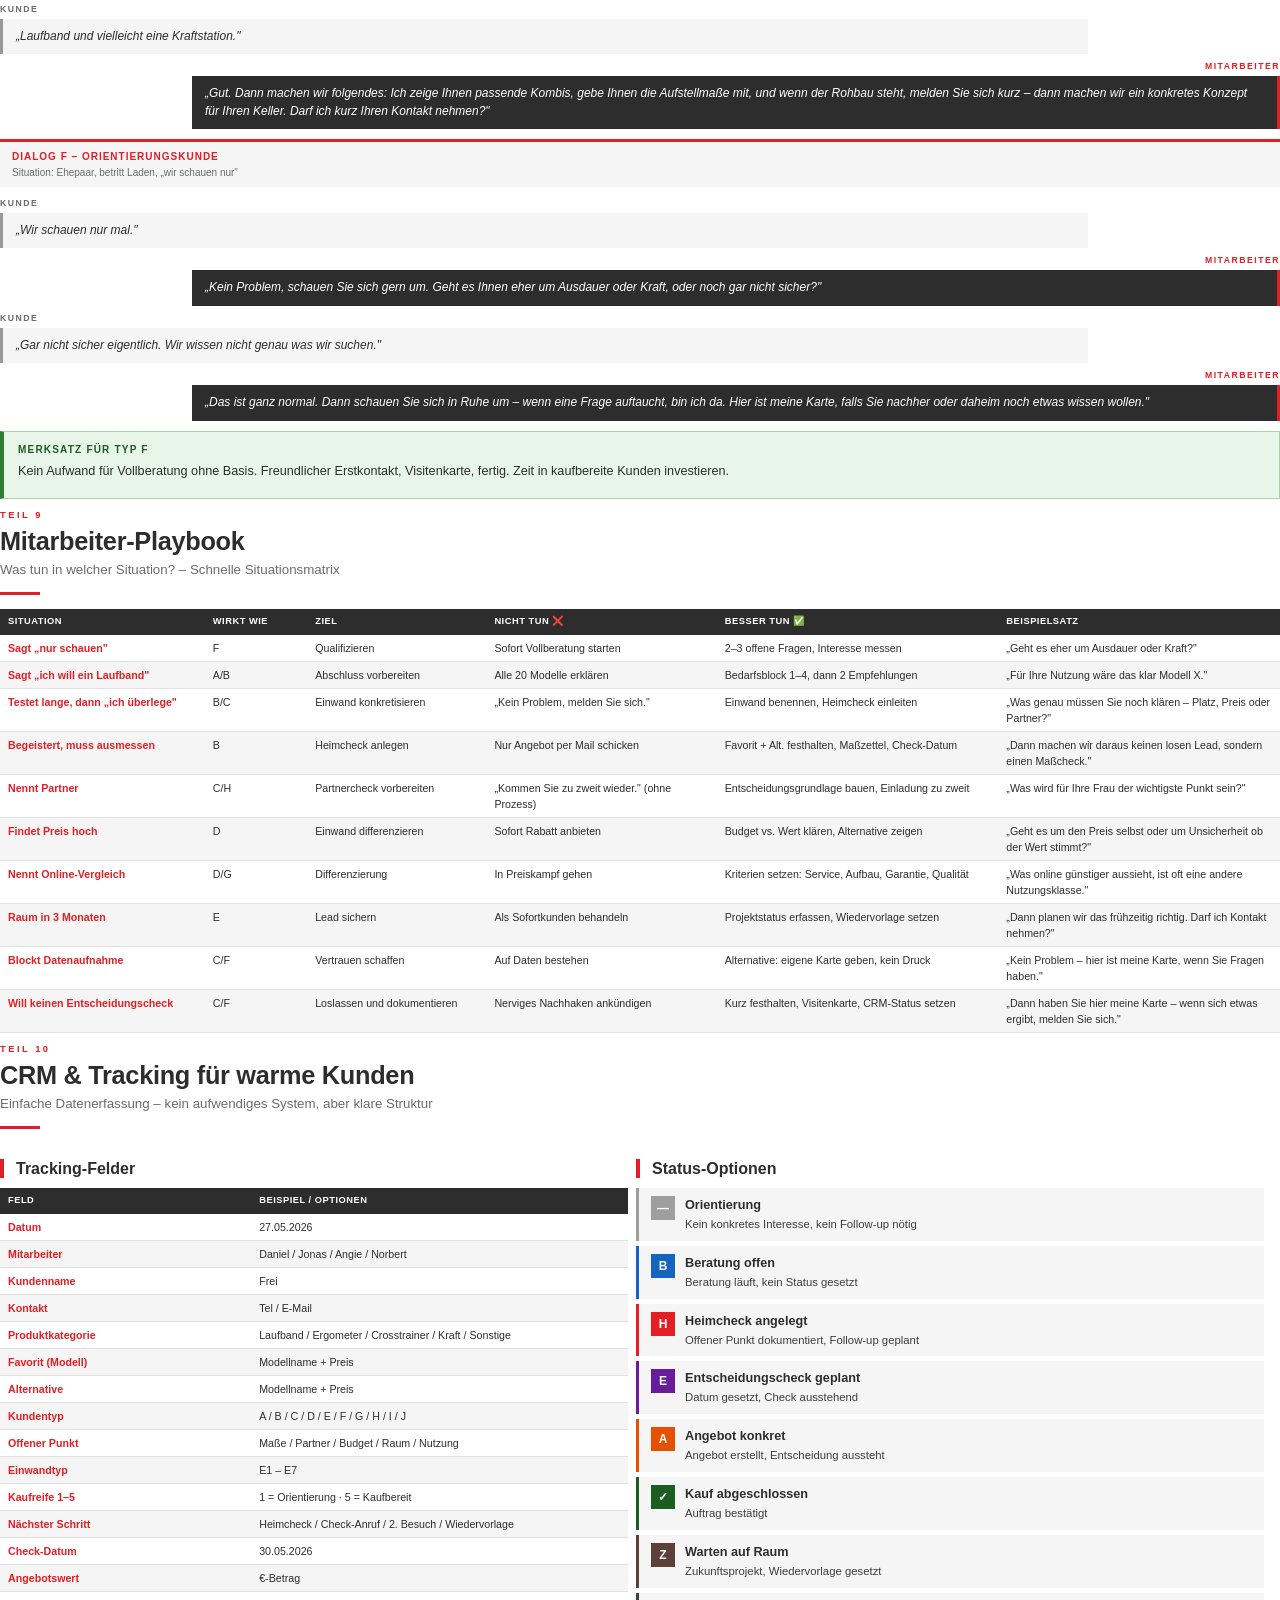
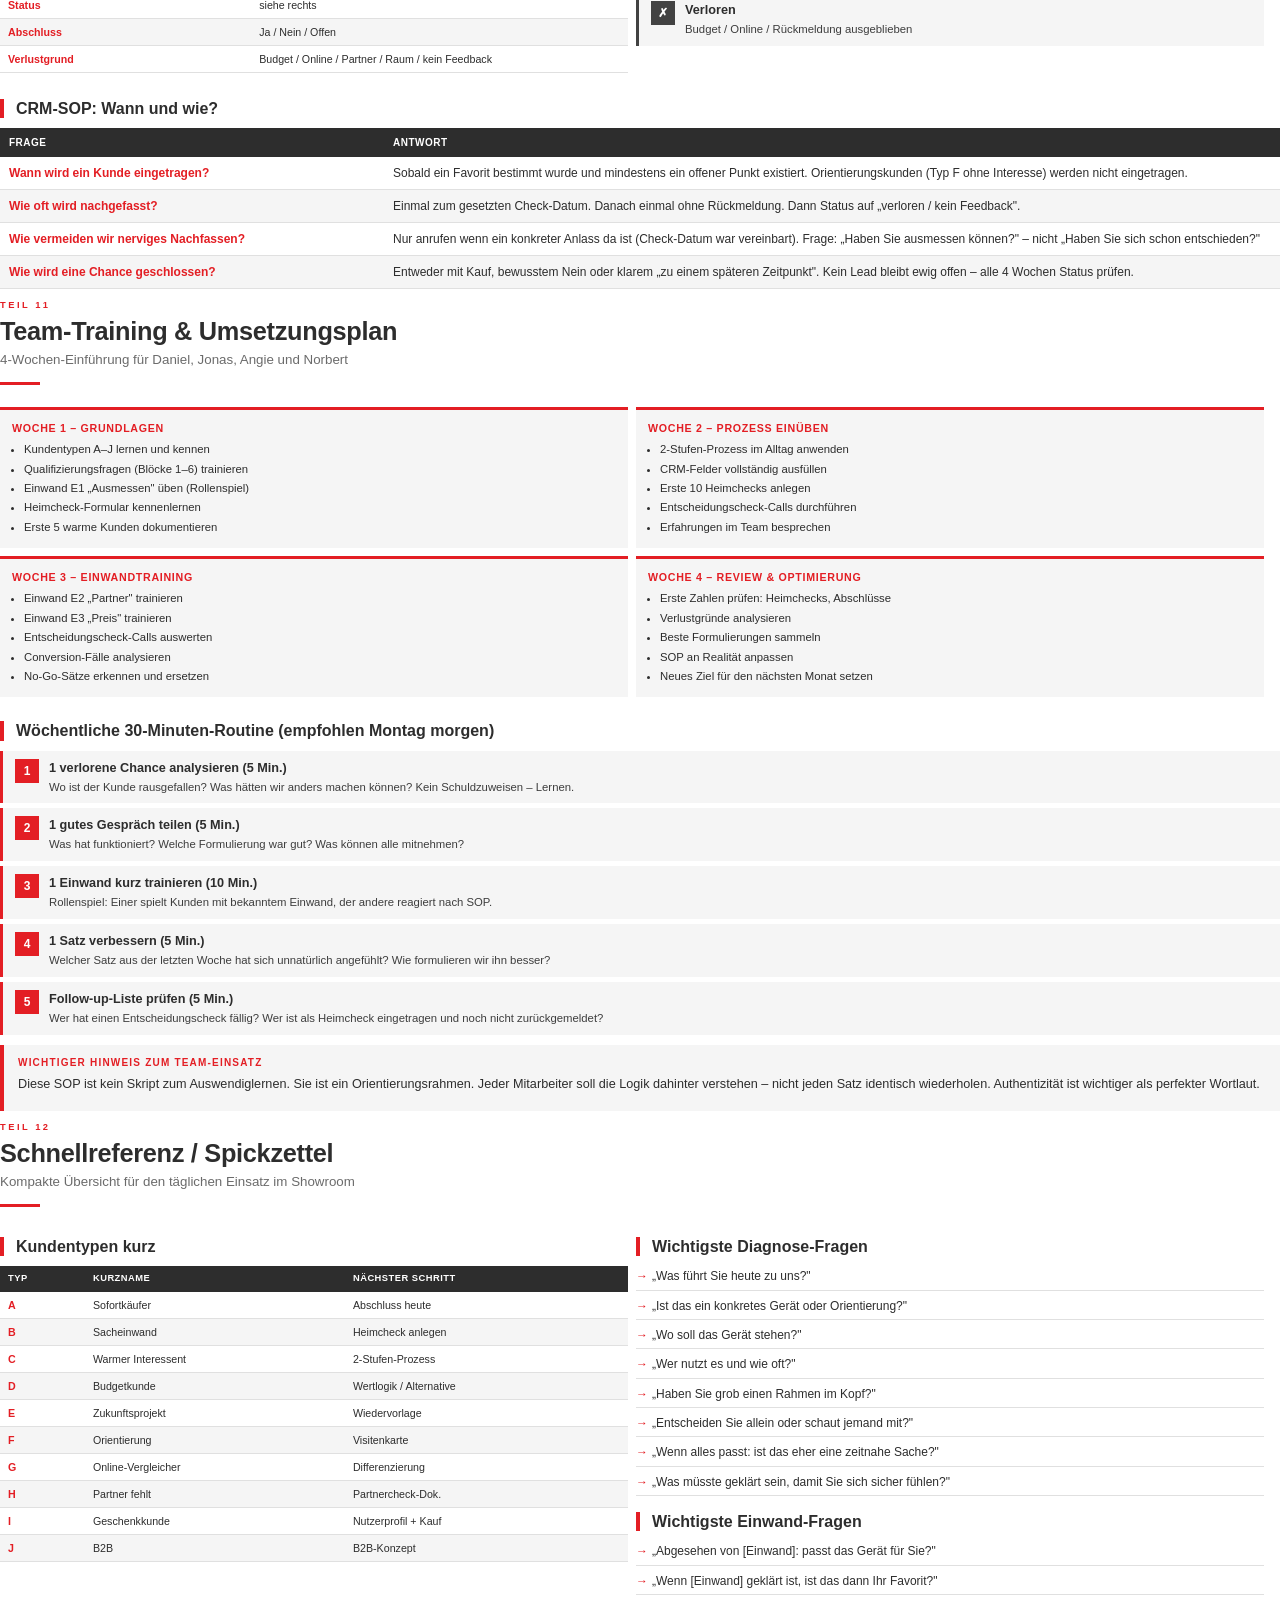
<file: fitshop-sop/sop_final.html>
<!DOCTYPE html>
<html lang="de">
<head>
<meta charset="UTF-8">
<title>Fitshop Hall/Tirol – Verkaufs-SOP 2026</title>
<style>
  /* ============================================================
     PAGED MEDIA – using @page margin boxes for running headers/footers
     ============================================================ */
  @page {
    size: A4;
    margin: 22mm 16mm 18mm 16mm;

    @top-left {
      content: element(runningHeaderLeft);
      vertical-align: bottom;
      padding-bottom: 4mm;
    }
    @top-right {
      content: element(runningHeaderRight);
      vertical-align: bottom;
      padding-bottom: 4mm;
      font-family: 'Helvetica', Arial, sans-serif;
      font-size: 7.5pt;
      color: #6b6b6b;
    }
    @bottom-left {
      content: "Fitshop Hall/Tirol  ·  Intern & Vertraulich";
      font-family: 'Helvetica', Arial, sans-serif;
      font-size: 7pt;
      color: #999;
      vertical-align: top;
      padding-top: 4mm;
      border-top: 1px solid #e0e0e0;
    }
    @bottom-center {
      content: "fitshop";
      font-family: 'Helvetica', Arial, sans-serif;
      font-size: 7.5pt;
      color: #e31e24;
      font-weight: 700;
      vertical-align: top;
      padding-top: 4mm;
      border-top: 1px solid #e0e0e0;
    }
    @bottom-right {
      content: counter(page);
      font-family: 'Helvetica', Arial, sans-serif;
      font-size: 7pt;
      color: #999;
      vertical-align: top;
      padding-top: 4mm;
      border-top: 1px solid #e0e0e0;
    }
  }

  /* COVER PAGE: no headers/footers */
  @page :first {
    margin: 0;
    @top-left { content: none; }
    @top-right { content: none; }
    @bottom-left { content: none; }
    @bottom-center { content: none; }
    @bottom-right { content: none; }
  }

  /* TOC page: no top header but with page footer */
  @page toc {
    @top-left { content: none; }
    @top-right { content: none; }
  }

  /* Running header element */
  .running-header-left {
    position: running(runningHeaderLeft);
    display: flex;
    align-items: center;
    gap: 8px;
    border-bottom: 2px solid #e31e24;
    padding-bottom: 4mm;
    width: 178mm;
  }
  .running-header-right {
    position: running(runningHeaderRight);
    border-bottom: 2px solid transparent;
  }
  .running-header-left .rhl-logo {
    font-family: 'Helvetica', Arial, sans-serif;
    font-size: 12pt;
    font-weight: 900;
    color: #e31e24;
    letter-spacing: -0.5px;
  }
  .running-header-left .rhl-sub {
    font-family: 'Helvetica', Arial, sans-serif;
    font-size: 7.5pt;
    color: #6b6b6b;
    font-weight: 500;
  }

  :root {
    --red: #e31e24;
    --red-dark: #c0191e;
    --red-light: #fce8e9;
    --anthracite: #2d2d2d;
    --gray-dark: #3d3d3d;
    --gray-mid: #6b6b6b;
    --gray-light: #f5f5f5;
    --gray-border: #e0e0e0;
    --white: #ffffff;
  }

  * { box-sizing: border-box; margin: 0; padding: 0; }

  html, body {
    font-family: 'Helvetica', 'Arial', sans-serif;
    font-size: 10pt;
    color: var(--anthracite);
    background: var(--white);
    line-height: 1.5;
  }

  /* ============================================================
     COVER PAGE
     ============================================================ */
  .cover {
    page: cover;
    width: 210mm;
    height: 297mm;
    margin: 0;
    padding: 22mm 18mm 18mm 18mm;
    background: var(--anthracite);
    color: white;
    break-after: page;
    position: relative;
    display: block;
  }
  .cover-top {
    margin-bottom: 0;
  }
  .cover-logo {
    font-size: 28pt;
    font-weight: 900;
    color: var(--red);
    letter-spacing: -1px;
    line-height: 1;
    margin-bottom: 4px;
  }
  .cover-logo-sub {
    font-size: 8pt;
    color: #aaa;
    letter-spacing: 2.5px;
    font-weight: 500;
    text-transform: uppercase;
  }
  .cover-middle {
    margin-top: 70mm;
  }
  .cover-eyebrow {
    font-size: 7.5pt;
    color: var(--red);
    letter-spacing: 3px;
    font-weight: 600;
    text-transform: uppercase;
    margin-bottom: 12px;
  }
  .cover-title {
    font-size: 36pt;
    font-weight: 800;
    color: white;
    line-height: 1.05;
    margin-bottom: 8px;
    letter-spacing: -1px;
  }
  .cover-title-red { color: var(--red); }
  .cover-subtitle {
    font-size: 14pt;
    color: #ccc;
    font-weight: 300;
    line-height: 1.35;
    margin-bottom: 22px;
  }
  .cover-rule {
    width: 60px; height: 4px;
    background: var(--red);
    margin-bottom: 22px;
  }
  .cover-quote {
    font-size: 11pt;
    color: #bbb;
    font-style: italic;
    line-height: 1.5;
    max-width: 340px;
    border-left: 3px solid var(--red);
    padding-left: 14px;
  }
  .cover-bottom {
    position: absolute;
    bottom: 22mm;
    left: 18mm;
    right: 18mm;
    border-top: 1px solid #444;
    padding-top: 14px;
  }
  .cover-meta {
    width: 100%;
  }
  .cover-meta td {
    padding-right: 18px;
    vertical-align: top;
    font-size: 8pt;
    line-height: 1.5;
    color: #888;
  }
  .cover-meta td strong {
    display: block;
    color: #ccc;
    font-size: 8.5pt;
    margin-bottom: 1px;
  }
  .cover-badge {
    background: var(--red);
    color: white;
    font-size: 7.5pt;
    font-weight: 700;
    padding: 6px 12px;
    text-transform: uppercase;
    letter-spacing: 1.5px;
    white-space: nowrap;
  }

  /* ============================================================
     TOC PAGE
     ============================================================ */
  .toc {
    page: toc;
    break-before: page;
  }
  .toc h1 {
    font-size: 22pt;
    font-weight: 800;
    color: var(--anthracite);
    margin-bottom: 4px;
  }
  .toc .rule {
    width: 50px;
    height: 3px;
    background: var(--red);
    margin-bottom: 20px;
  }
  table.toc-table {
    width: 100%;
    border-collapse: collapse;
  }
  table.toc-table td {
    padding: 9px 0;
    border-bottom: 1px solid var(--gray-border);
    vertical-align: top;
  }
  table.toc-table td.num {
    width: 32px;
    padding-right: 12px;
  }
  table.toc-table td.num span {
    display: block;
    background: var(--red);
    color: white;
    width: 30px;
    height: 30px;
    line-height: 30px;
    text-align: center;
    font-size: 9.5pt;
    font-weight: 800;
  }
  table.toc-table td.label .ttl { font-size: 10pt; font-weight: 700; color: var(--anthracite); }
  table.toc-table td.label .sub { font-size: 8pt; color: var(--gray-mid); margin-top: 1px; }
  table.toc-table td.page {
    width: 50px;
    text-align: right;
    font-size: 9pt;
    color: var(--gray-mid);
    font-weight: 500;
  }

  /* ============================================================
     SECTIONS
     ============================================================ */
  .section {
    break-before: page;
  }
  .section.no-break { break-before: auto; }

  .section-eyebrow {
    font-size: 7pt;
    color: var(--red);
    font-weight: 700;
    letter-spacing: 2.5px;
    text-transform: uppercase;
    margin-bottom: 4px;
  }
  .section-title {
    font-size: 19pt;
    font-weight: 800;
    color: var(--anthracite);
    line-height: 1.15;
    margin-bottom: 4px;
    letter-spacing: -0.3px;
  }
  .section-subtitle {
    font-size: 10pt;
    color: var(--gray-mid);
    margin-bottom: 12px;
    font-weight: 400;
  }
  .section-rule {
    width: 40px;
    height: 3px;
    background: var(--red);
    margin-bottom: 14px;
  }

  h2.subsection {
    font-size: 12pt;
    font-weight: 700;
    color: var(--anthracite);
    margin-top: 16px;
    margin-bottom: 8px;
    padding-left: 12px;
    border-left: 4px solid var(--red);
    line-height: 1.2;
    break-after: avoid;
  }

  h3 { font-size: 10pt; font-weight: 700; color: var(--anthracite); margin: 10px 0 4px 0; break-after: avoid; }
  h4 { font-size: 9pt; font-weight: 600; color: var(--gray-dark); margin: 8px 0 3px 0; break-after: avoid; }

  p { margin-bottom: 7px; font-size: 9.5pt; }
  ul, ol { padding-left: 16px; margin-bottom: 8px; }
  li { font-size: 9.5pt; margin-bottom: 3px; line-height: 1.45; }

  /* ============================================================
     BOXES
     ============================================================ */
  .box {
    background: var(--gray-light);
    border-left: 4px solid var(--red);
    padding: 10px 14px;
    margin: 10px 0;
    break-inside: avoid;
  }
  .box-title {
    font-size: 7.5pt;
    font-weight: 700;
    color: var(--red);
    text-transform: uppercase;
    letter-spacing: 1.2px;
    margin-bottom: 5px;
  }

  .box-dark {
    background: var(--anthracite);
    color: white;
    border-left: 4px solid var(--red);
    padding: 11px 14px;
    margin: 10px 0;
    break-inside: avoid;
  }
  .box-dark .box-title { color: var(--red); }
  .box-dark p { color: #ddd; margin-bottom: 4px; font-size: 9.5pt; }

  .highlight-quote {
    background: var(--anthracite);
    color: white;
    padding: 14px 18px;
    margin: 14px 0;
    text-align: center;
    break-inside: avoid;
  }
  .highlight-quote .q {
    font-size: 11.5pt;
    font-weight: 600;
    font-style: italic;
    line-height: 1.4;
  }
  .highlight-quote .att {
    font-size: 7.5pt;
    color: var(--red);
    margin-top: 7px;
    font-weight: 700;
    text-transform: uppercase;
    letter-spacing: 2px;
  }

  .red-box {
    background: var(--red-light);
    border: 1px solid #f0c0c0;
    border-left: 4px solid var(--red);
    padding: 10px 14px;
    margin: 10px 0;
    break-inside: avoid;
  }
  .red-box .box-title { color: var(--red-dark); }

  .green-box {
    background: #e8f5e9;
    border: 1px solid #a5d6a7;
    border-left: 4px solid #2e7d32;
    padding: 10px 14px;
    margin: 10px 0;
    break-inside: avoid;
  }
  .green-box .box-title { color: #1b5e20; }

  .warn-box {
    background: #fff8e1;
    border-left: 4px solid #f9a825;
    padding: 10px 14px;
    margin: 10px 0;
    break-inside: avoid;
  }
  .warn-box .box-title { color: #e65100; }

  /* ============================================================
     TABLES
     ============================================================ */
  table.data {
    width: 100%;
    border-collapse: collapse;
    margin: 10px 0;
    font-size: 9pt;
    break-inside: auto;
  }
  table.data thead { display: table-header-group; }
  table.data tr { break-inside: avoid; }
  table.data thead th {
    background: var(--anthracite);
    color: white;
    padding: 7px 9px;
    text-align: left;
    font-weight: 600;
    font-size: 7.5pt;
    text-transform: uppercase;
    letter-spacing: 0.5px;
  }
  table.data tbody td {
    padding: 7px 9px;
    border-bottom: 1px solid var(--gray-border);
    vertical-align: top;
    font-size: 9pt;
  }
  table.data tbody tr:nth-child(even) { background: var(--gray-light); }
  table.data td.red-label {
    font-weight: 700;
    color: var(--red);
    white-space: nowrap;
  }
  table.compact { font-size: 8.5pt; }
  table.compact thead th { font-size: 7pt; padding: 6px 8px; }
  table.compact tbody td { padding: 5px 8px; font-size: 8pt; }

  /* Force short tables to stay together to avoid 1-2-row orphan continuations */
  table.data.keep-together { break-inside: avoid; }
  table.data tbody tr { break-inside: avoid; }

  /* ============================================================
     TWO/THREE COLUMN LAYOUTS (using CSS tables - reliable in WeasyPrint)
     ============================================================ */
  table.cols {
    width: 100%;
    border-collapse: separate;
    border-spacing: 8px 0;
    margin: 10px -8px;
    table-layout: fixed;
  }
  table.cols > tbody > tr > td {
    vertical-align: top;
    padding: 0;
  }

  /* ============================================================
     KUNDENTYP CARDS
     ============================================================ */
  .ktype {
    border: 1px solid var(--gray-border);
    margin-bottom: 10px;
    break-inside: avoid;
  }
  .ktype-head {
    background: var(--anthracite);
    color: white;
    padding: 0;
  }
  .ktype-head-table {
    width: 100%;
    border-collapse: collapse;
  }
  .ktype-head-table td {
    padding: 8px 12px;
    vertical-align: middle;
  }
  .ktype-head-table td.badge {
    background: var(--red);
    color: white;
    font-weight: 800;
    font-size: 13pt;
    width: 38px;
    text-align: center;
  }
  .ktype-head-table td.label {
    color: white;
    padding-left: 12px;
  }
  .ktype-head-table td.label .name {
    font-size: 10.5pt;
    font-weight: 700;
    line-height: 1.2;
  }
  .ktype-head-table td.label .desc {
    font-size: 8pt;
    color: #bbb;
    margin-top: 1px;
  }
  .ktype-head-table td.status {
    text-align: right;
    width: 110px;
  }
  .status-tag {
    display: inline-block;
    background: #fff;
    color: var(--anthracite);
    padding: 3px 8px;
    font-size: 7pt;
    font-weight: 700;
    text-transform: uppercase;
    letter-spacing: 0.6px;
  }
  .status-tag.green { background: #c8e6c9; color: #1b5e20; }
  .status-tag.blue { background: #bbdefb; color: #0d47a1; }
  .status-tag.purple { background: #e1bee7; color: #4a148c; }
  .status-tag.orange { background: #ffe0b2; color: #e65100; }
  .status-tag.brown { background: #d7ccc8; color: #3e2723; }
  .status-tag.gray { background: #cfd8dc; color: #263238; }

  .ktype-body {
    padding: 0;
  }
  .ktype-body-table {
    width: 100%;
    border-collapse: collapse;
  }
  .ktype-body-table > tbody > tr > td {
    vertical-align: top;
    padding: 10px 12px;
    width: 33.33%;
    border-right: 1px solid var(--gray-border);
  }
  .ktype-body-table > tbody > tr > td:last-child { border-right: none; }
  .ktype-body-table .lbl {
    font-size: 7pt;
    font-weight: 700;
    color: var(--red);
    text-transform: uppercase;
    letter-spacing: 1px;
    margin-bottom: 4px;
  }
  .ktype-body-table ul.arrow {
    list-style: none;
    padding: 0;
    margin: 0;
  }
  .ktype-body-table ul.arrow li {
    padding-left: 12px;
    position: relative;
    font-size: 8.5pt;
    margin-bottom: 3px;
    line-height: 1.35;
  }
  .ktype-body-table ul.arrow li::before {
    content: '→';
    position: absolute;
    left: 0;
    color: var(--red);
    font-weight: 700;
  }
  .ktype-body-table .quote-mini {
    font-size: 8.5pt;
    font-style: italic;
    color: var(--anthracite);
    line-height: 1.4;
  }
  .ktype-body-table .danger {
    font-size: 8.5pt;
    color: var(--red);
    line-height: 1.4;
  }

  /* COMPACT KUNDENTYP (G-J) */
  .ktype-mini {
    border: 1px solid var(--gray-border);
    margin-bottom: 8px;
    break-inside: avoid;
  }
  .ktype-mini-head {
    background: var(--anthracite);
    color: white;
    padding: 0;
  }
  .ktype-mini-head-table {
    width: 100%;
    border-collapse: collapse;
  }
  .ktype-mini-head-table td {
    padding: 6px 10px;
    vertical-align: middle;
  }
  .ktype-mini-head-table td.badge {
    background: var(--red);
    color: white;
    font-weight: 800;
    font-size: 11pt;
    width: 28px;
    text-align: center;
  }
  .ktype-mini-head-table td.name {
    color: white;
    padding-left: 10px;
  }
  .ktype-mini-head-table .nm { font-size: 9.5pt; font-weight: 700; }
  .ktype-mini-head-table .ds { font-size: 7.5pt; color: #bbb; }
  .ktype-mini-body { padding: 8px 10px; font-size: 8.5pt; line-height: 1.4; }

  /* ============================================================
     STEPS LIST
     ============================================================ */
  .steps {
    margin: 10px 0;
  }
  .step {
    background: var(--gray-light);
    border-left: 3px solid var(--red);
    padding: 8px 12px;
    margin-bottom: 5px;
    break-inside: avoid;
  }
  .step-table {
    width: 100%;
    border-collapse: collapse;
  }
  .step-table td {
    vertical-align: top;
    padding: 0;
  }
  .step-num {
    width: 28px;
    padding-right: 10px !important;
  }
  .step-num span {
    display: block;
    width: 24px; height: 24px;
    background: var(--red);
    color: white;
    font-weight: 800;
    font-size: 9pt;
    text-align: center;
    line-height: 24px;
  }
  .step-content .title { font-size: 9.5pt; font-weight: 700; margin-bottom: 2px; }
  .step-content .desc { font-size: 8.5pt; color: var(--gray-dark); line-height: 1.4; }

  /* ============================================================
     PHASE BAR
     ============================================================ */
  table.phase-bar {
    width: 100%;
    border-collapse: collapse;
    border-spacing: 0;
    margin: 12px 0;
    break-inside: avoid;
  }
  table.phase-bar td {
    background: var(--red);
    color: white;
    padding: 8px 4px;
    text-align: center;
    font-size: 8pt;
    font-weight: 700;
    border-right: 2px solid white;
    line-height: 1.2;
  }
  table.phase-bar td small { font-weight: 500; font-size: 7pt; }
  table.phase-bar td:last-child { border-right: none; }

  /* ============================================================
     NO-GO / DO BOXES
     ============================================================ */
  table.nogo-do {
    width: 100%;
    border-spacing: 10px 0;
    border-collapse: separate;
    margin: 10px -10px;
    table-layout: fixed;
  }
  table.nogo-do td {
    vertical-align: top;
    padding: 0;
  }
  .nogo {
    background: #fff0f0;
    border: 1px solid #f0c0c0;
    border-top: 3px solid var(--red);
    padding: 10px 12px;
    break-inside: avoid;
  }
  .nogo .lbl {
    color: var(--red);
    font-weight: 700;
    font-size: 7.5pt;
    text-transform: uppercase;
    letter-spacing: 1px;
    margin-bottom: 5px;
  }
  .do {
    background: #f0fff4;
    border: 1px solid #a5d6a7;
    border-top: 3px solid #2e7d32;
    padding: 10px 12px;
    break-inside: avoid;
  }
  .do .lbl {
    color: #2e7d32;
    font-weight: 700;
    font-size: 7.5pt;
    text-transform: uppercase;
    letter-spacing: 1px;
    margin-bottom: 5px;
  }
  .nogo ul, .do ul { padding-left: 14px; margin: 0; }
  .nogo li, .do li { font-size: 8.5pt; margin-bottom: 3px; line-height: 1.35; }

  /* ============================================================
     DIALOG BUBBLES
     ============================================================ */
  .dialog { margin: 10px 0; }
  table.bubble-table {
    width: 100%;
    border-collapse: collapse;
    margin-bottom: 6px;
  }
  .bubble-table td { padding: 0; vertical-align: top; }
  .bubble-k td.spacer-r { width: 15%; }
  .bubble-m td.spacer-l { width: 15%; }
  .bubble-content { width: 85%; }
  .bubble-label {
    font-size: 6.5pt;
    font-weight: 700;
    text-transform: uppercase;
    letter-spacing: 1.5px;
    margin-bottom: 3px;
  }
  .bubble-k .bubble-label { color: var(--gray-mid); }
  .bubble-m .bubble-label { color: var(--red); text-align: right; }
  .bubble-kunde {
    background: var(--gray-light);
    padding: 9px 13px;
    border-left: 3px solid #999;
    font-size: 9pt;
    font-style: italic;
    line-height: 1.45;
    color: var(--anthracite);
  }
  .bubble-mit {
    background: var(--anthracite);
    color: white;
    padding: 9px 13px;
    border-right: 3px solid var(--red);
    font-size: 9pt;
    font-style: italic;
    line-height: 1.45;
  }

  .dialog-meta {
    background: var(--gray-light);
    border-top: 3px solid var(--red);
    padding: 7px 12px;
    margin-bottom: 10px;
    break-inside: avoid;
    break-after: avoid;
  }
  .dialog-meta .dm-title {
    font-size: 7.5pt;
    font-weight: 700;
    color: var(--red);
    text-transform: uppercase;
    letter-spacing: 1px;
  }
  .dialog-meta .dm-sit {
    font-size: 7.5pt;
    color: var(--gray-mid);
    margin-top: 1px;
  }

  /* ============================================================
     EINWAND BLOCKS
     ============================================================ */
  .einwand {
    background: var(--gray-light);
    border-left: 4px solid var(--red);
    padding: 11px 14px;
    margin: 10px 0;
    break-inside: avoid;
  }
  .einwand-head {
    display: table;
    width: 100%;
    margin-bottom: 7px;
  }
  .einwand-head .e-num {
    display: table-cell;
    background: var(--red);
    color: white;
    font-weight: 800;
    font-size: 9pt;
    padding: 3px 9px;
    width: 1%;
    white-space: nowrap;
  }
  .einwand-head .e-title {
    display: table-cell;
    padding-left: 10px;
    font-size: 10pt;
    font-weight: 700;
    vertical-align: middle;
    color: var(--anthracite);
  }
  .einwand .lbl-red {
    font-size: 7pt;
    font-weight: 700;
    color: var(--red);
    text-transform: uppercase;
    letter-spacing: 1px;
    margin-bottom: 3px;
    margin-top: 4px;
  }
  .einwand .e-list {
    list-style: none; padding: 0; margin: 0 0 5px 0;
  }
  .einwand .e-list li {
    padding-left: 12px;
    position: relative;
    font-size: 8.5pt;
    margin-bottom: 2px;
    line-height: 1.4;
  }
  .einwand .e-list li::before {
    content: '•';
    position: absolute;
    left: 0;
    color: var(--red);
    font-weight: 700;
  }
  .einwand .e-script {
    background: var(--anthracite);
    color: white;
    padding: 7px 10px;
    font-size: 8.5pt;
    font-style: italic;
    margin-top: 7px;
    line-height: 1.4;
  }
  .einwand p { font-size: 8.5pt; line-height: 1.45; margin-bottom: 5px; }

  /* ============================================================
     CHECKLIST
     ============================================================ */
  ul.checklist {
    list-style: none;
    padding: 0;
    margin: 6px 0;
  }
  ul.checklist li {
    padding: 4px 0 4px 22px;
    border-bottom: 1px solid var(--gray-border);
    font-size: 9pt;
    position: relative;
  }
  ul.checklist li::before {
    content: '☐';
    position: absolute;
    left: 0; top: 3px;
    color: var(--red);
    font-size: 11pt;
  }

  /* ============================================================
     COMPACT ARROW LIST
     ============================================================ */
  ul.arrow-list {
    list-style: none;
    padding: 0;
    margin: 6px 0;
  }
  ul.arrow-list li {
    padding: 4px 0 4px 16px;
    position: relative;
    font-size: 9pt;
    border-bottom: 1px solid var(--gray-border);
    line-height: 1.45;
  }
  ul.arrow-list li::before {
    content: '→';
    position: absolute;
    left: 0; top: 4px;
    color: var(--red);
    font-weight: 700;
  }

  /* ============================================================
     MINI CARDS GRID (4-cards-on-row, fixed table)
     ============================================================ */
  table.mini-grid {
    width: 100%;
    border-spacing: 8px;
    border-collapse: separate;
    margin: 8px -8px;
    table-layout: fixed;
  }
  table.mini-grid td {
    vertical-align: top;
    padding: 0;
  }
  .mini-card {
    background: var(--gray-light);
    border-top: 3px solid var(--red);
    padding: 10px 12px;
    height: 100%;
    break-inside: avoid;
  }
  .mini-card.green { border-top-color: #2e7d32; }
  .mini-card .mc-title {
    font-size: 8pt;
    font-weight: 700;
    color: var(--red);
    text-transform: uppercase;
    letter-spacing: 0.7px;
    margin-bottom: 5px;
  }
  .mini-card.green .mc-title { color: #2e7d32; }
  .mini-card .mc-val {
    font-size: 8.5pt;
    line-height: 1.45;
    color: var(--anthracite);
  }
  .mini-card ul { padding-left: 12px; margin: 0; }
  .mini-card li { font-size: 8.5pt; margin-bottom: 3px; }

  /* ============================================================
     RESULT BOXES (Kauf / Alternative / etc)
     ============================================================ */
  table.results {
    width: 100%;
    border-spacing: 6px 0;
    border-collapse: separate;
    margin: 10px -6px;
    table-layout: fixed;
  }
  .results td {
    vertical-align: middle;
    color: white;
    padding: 9px 8px;
    text-align: center;
  }
  .results td .rt { font-weight: 700; font-size: 9pt; margin-bottom: 2px; display: block; }
  .results td .rd { font-size: 7.5pt; display: block; line-height: 1.3; }

  /* ============================================================
     ENTSCHEIDUNGSBAUM (FLOWCHART) – Using TABLES
     ============================================================ */
  .flow-box {
    padding: 8px 14px;
    text-align: center;
    color: white;
    font-weight: 700;
    font-size: 9.5pt;
    line-height: 1.3;
  }
  .flow-box.dark { background: var(--anthracite); }
  .flow-box.red { background: var(--red); }
  .flow-box.light {
    background: var(--gray-light);
    color: var(--anthracite);
    border: 1px solid var(--gray-border);
    font-weight: 600;
  }
  .flow-box.gray { background: #6b6b6b; }
  .flow-box.brown { background: #5d4037; }
  .flow-box.green { background: #1b5e20; }
  .flow-box.blue { background: #1565c0; }
  .flow-box.purple { background: #6a1b9a; }
  .flow-box.darkgray { background: #424242; }
  .flow-box.darkergreen { background: #2e7d32; }
  .flow-box small { display: block; font-size: 7.5pt; font-weight: 400; margin-top: 2px; }

  .flow-arrow {
    text-align: center;
    color: var(--red);
    font-size: 14pt;
    line-height: 1;
    padding: 2px 0;
  }
  .flow-row-table {
    width: 100%;
    border-collapse: separate;
    border-spacing: 5px 0;
    margin: 0;
    table-layout: fixed;
  }
  .flow-row-table > tbody > tr > td {
    vertical-align: top;
    padding: 0;
  }
  .flow-arm {
    text-align: center;
    font-size: 7pt;
    font-weight: 700;
    color: var(--red);
    text-transform: uppercase;
    letter-spacing: 1px;
    padding: 2px 0 4px 0;
  }

  /* ============================================================
     KAUFDRUCK vs PROZESS TABLE
     ============================================================ */
  table.compare {
    width: 100%;
    border-collapse: collapse;
    margin: 10px 0;
    break-inside: avoid;
  }
  table.compare thead th {
    padding: 8px 10px;
    font-size: 8pt;
    font-weight: 700;
    text-transform: uppercase;
    letter-spacing: 0.5px;
    color: white;
  }
  table.compare thead th:first-child { background: var(--red); }
  table.compare thead th:last-child { background: #1b5e20; }
  table.compare tbody td {
    padding: 7px 10px;
    border-bottom: 1px solid var(--gray-border);
    vertical-align: top;
    font-size: 9pt;
    width: 50%;
  }
  table.compare tbody td:first-child { background: #fff5f5; }
  table.compare tbody td:last-child { background: #f5fff7; }

  /* ============================================================
     UTILITY
     ============================================================ */
  .avoid-break { break-inside: avoid; }
  .small { font-size: 8pt; }
  .center { text-align: center; }
  hr.section-rule-bottom {
    border: none;
    border-top: 1px solid var(--gray-border);
    margin: 14px 0;
  }
</style>
</head>
<body>

<!-- Running header element rendered into @page margin box -->
<div class="running-header-left">
  <div>
    <div class="rhl-logo">FITSHOP</div>
    <div class="rhl-sub">Hall/Tirol · Verkaufs-SOP 2026</div>
  </div>
</div>
<div class="running-header-right">Intern &amp; Vertraulich</div>

<!-- ============================================================ COVER ============================================================ -->
<div class="cover">
  <div class="cover-top">
    <div class="cover-logo">FITSHOP</div>
    <div class="cover-logo-sub">Hall / Tirol · Europas Nr. 1 für Heimfitness</div>
  </div>

  <div class="cover-middle">
    <div class="cover-eyebrow">Internes Verkaufs-Dokument · Vertraulich · 2026</div>
    <div class="cover-title">Verkaufs-SOP<br><span class="cover-title-red">2026</span></div>
    <div class="cover-subtitle">Vom Erstkontakt zur geführten<br>Kaufentscheidung</div>
    <div class="cover-rule"></div>
    <div class="cover-quote">„Nicht jeder Kunde muss heute kaufen. Aber jeder ernsthafte Kunde braucht einen klaren nächsten Schritt."</div>
  </div>

  <div class="cover-bottom">
    <table class="cover-meta">
      <tr>
        <td><strong>Standort</strong>Hall in Tirol</td>
        <td><strong>Team</strong>Daniel · Jonas · Angie · Norbert</td>
        <td><strong>Fläche</strong>ca. 280 m² Showroom</td>
        <td><strong>Version</strong>1.0 · Mai 2026</td>
        <td style="text-align:right; width:1%;"><span class="cover-badge">Intern &amp; Vertraulich</span></td>
      </tr>
    </table>
  </div>
</div>

<!-- ============================================================ TOC ============================================================ -->
<div class="toc">
  <h1>Inhaltsverzeichnis</h1>
  <div class="rule"></div>

  <table class="toc-table">
    <tr><td class="num"><span>1</span></td><td class="label"><div class="ttl">Executive Summary</div><div class="sub">Warum eine saubere Verkaufssystematik mehr bringt als mehr Frequenz</div></td><td class="page">3</td></tr>
    <tr><td class="num"><span>2</span></td><td class="label"><div class="ttl">Grundprinzip des Fitshop-Verkaufsprozesses</div><div class="sub">Beratung vs. Hard Selling vs. geführter Entscheidungsprozess</div></td><td class="page">5</td></tr>
    <tr><td class="num"><span>3</span></td><td class="label"><div class="ttl">Kundentypen &amp; Qualifizierungs-Mindmap</div><div class="sub">10 Kundentypen mit Erkennungszeichen, Zielen und richtigen Prozessen</div></td><td class="page">7</td></tr>
    <tr><td class="num"><span>4</span></td><td class="label"><div class="ttl">Qualifizierungsfragen im Showroom</div><div class="sub">Bedarfsanalyse-SOP: In 5 Minuten den Kundentyp erkennen</div></td><td class="page">12</td></tr>
    <tr><td class="num"><span>5</span></td><td class="label"><div class="ttl">Der Fitshop Entscheidungsbaum</div><div class="sub">Visueller Prozessfluss: Vom Betreten bis zum nächsten Schritt</div></td><td class="page">13</td></tr>
    <tr><td class="num"><span>6</span></td><td class="label"><div class="ttl">Der 2-Stufen-Prozess: Heimcheck + Entscheidungscheck</div><div class="sub">Das Herzstück – warme Kunden sauber führen ohne Kaufdruck</div></td><td class="page">14</td></tr>
    <tr><td class="num"><span>7</span></td><td class="label"><div class="ttl">Einwandbehandlung nach Einwandtyp</div><div class="sub">7 Einwände mit Diagnose, Commitment-Test und passender Antwort</div></td><td class="page">17</td></tr>
    <tr><td class="num"><span>8</span></td><td class="label"><div class="ttl">Dialog-Leitfäden nach Kundentyp</div><div class="sub">Realistische Beispielgespräche für den Showroom-Alltag</div></td><td class="page">20</td></tr>
    <tr><td class="num"><span>9</span></td><td class="label"><div class="ttl">Mitarbeiter-Playbook: Was tun in welcher Situation?</div><div class="sub">Situationsmatrix für den schnellen Zugriff im Alltag</div></td><td class="page">23</td></tr>
    <tr><td class="num"><span>10</span></td><td class="label"><div class="ttl">CRM &amp; Tracking für warme Kunden</div><div class="sub">Felder, Statusoptionen und Nachfass-SOP</div></td><td class="page">24</td></tr>
    <tr><td class="num"><span>11</span></td><td class="label"><div class="ttl">Team-Training &amp; Umsetzungsplan</div><div class="sub">4-Wochen-Einführungsplan mit wöchentlicher 30-Minuten-Routine</div></td><td class="page">25</td></tr>
    <tr><td class="num"><span>12</span></td><td class="label"><div class="ttl">Schnellreferenz / Spickzettel</div><div class="sub">Kompakte Übersicht für den täglichen Einsatz</div></td><td class="page">26</td></tr>
  </table>
</div>

<!-- ============================================================ TEIL 1: EXECUTIVE SUMMARY ============================================================ -->
<div class="section">
  <div class="section-eyebrow">Teil 1</div>
  <div class="section-title">Executive Summary</div>
  <div class="section-subtitle">Warum eine saubere Verkaufssystematik mehr bringt als mehr Kundenfrequenz</div>
  <div class="section-rule"></div>

  <p>Fitshop Hall/Tirol hat einen Showroom mit ca. 280 m² Fläche, testbaren Geräten und einem kompetenten Team. Was häufig fehlt, ist kein Produkt und kein Wissen – sondern eine <strong>systematische Prozessführung</strong> vom Erstkontakt bis zum Abschluss. Warme Leads entstehen täglich. Aber ohne klaren Prozess verschwinden sie in einem losen „ich melde mich".</p>

  <table class="cols">
    <tr>
      <td>
        <div class="red-box">
          <div class="box-title">Das Problem ohne Prozess</div>
          <ul>
            <li>Mitarbeiter beraten ausführlich, aber closen nicht</li>
            <li>Kunden gehen mit losem Angebot, kaufen nie</li>
            <li>Hard Selling wirkt bei Tiroler Kunden abschreckend</li>
            <li>Keine strukturierte Nachverfolgung warmer Leads</li>
            <li>Abschlussquote bleibt weit unter Potenzial</li>
          </ul>
        </div>
      </td>
      <td>
        <div class="green-box">
          <div class="box-title">Die Lösung: Qualifizierter Prozess</div>
          <ul>
            <li>Kundentyp früh erkennen → richtigen Prozess wählen</li>
            <li>Nicht jeder Kunde muss heute kaufen</li>
            <li>Aber: jeder ernsthafte Kunde bekommt einen <strong>nächsten Schritt</strong></li>
            <li>Warme Leads bleiben im Prozess, nicht im Nichts</li>
            <li>Abschlussquote steigt ohne Druckverkauf</li>
          </ul>
        </div>
      </td>
    </tr>
  </table>

  <div class="highlight-quote">
    <div class="q">„Wir drängen nicht künstlich zum Kauf. Aber wir lassen warme Kunden nicht in einem losen ‚ich melde mich' verschwinden. Wir führen sie entweder zum Kauf, in einen Heimcheck-Prozess oder qualifizieren sie ehrlich als Orientierungskunden."</div>
    <div class="att">Fitshop Hall/Tirol · Verkaufs-Grundsatz 2026</div>
  </div>

  <h2 class="subsection">Der 6-Schritte-Überblick</h2>

  <table class="data keep-together">
    <thead>
      <tr><th style="width:24%">Schritt</th><th style="width:42%">Was passiert</th><th style="width:34%">Warum wichtig</th></tr>
    </thead>
    <tbody>
      <tr><td class="red-label">1 · Bedarf verstehen</td><td>Produktkategorie, Nutzung, Raum, Budget, Zeitpunkt klären</td><td>Ohne Bedarf gibt es keine sinnvolle Empfehlung</td></tr>
      <tr><td class="red-label">2 · Kundentyp erkennen</td><td>Sofort-Käufer, warmer Interessent, Budgetkunde, Zukunftsprojekt, Orientierung?</td><td>Falscher Prozess für den Kundentyp = verlorener Lead</td></tr>
      <tr><td class="red-label">3 · Kaufbereitschaft einschätzen</td><td>Ist Kaufabsicht da? Ist sie heute realisierbar?</td><td>Wer nicht kaufen will, soll trotzdem im Prozess bleiben</td></tr>
      <tr><td class="red-label">4 · Einwand richtig deuten</td><td>Echter Sacheinwand vs. Kaufdruckvermeidung vs. echtes Nein</td><td>Falsches Deuten = zu hartes Nachhaken oder vorzeitiges Aufgeben</td></tr>
      <tr><td class="red-label">5 · Passenden Prozess wählen</td><td>Sofortabschluss, Heimcheck, Entscheidungscheck, Wiedervorlage, Orientierung</td><td>Nicht jede Situation braucht denselben Abschlussweg</td></tr>
      <tr><td class="red-label">6 · Nächsten Schritt setzen</td><td>Konkret, verbindlich, dokumentiert</td><td>Ohne nächsten Schritt gibt es keinen Abschluss – nur gute Gespräche</td></tr>
    </tbody>
  </table>
</div>

<!-- ============================================================ TEIL 2: GRUNDPRINZIP ============================================================ -->
<div class="section">
  <div class="section-eyebrow">Teil 2</div>
  <div class="section-title">Grundprinzip des Fitshop-Verkaufsprozesses</div>
  <div class="section-subtitle">Beratung ist nicht das Ziel. Entscheidungsklarheit ist das Ziel.</div>
  <div class="section-rule"></div>

  <table class="mini-grid">
    <tr>
      <td>
        <div class="mini-card">
          <div class="mc-title">❌ Beratung ohne Führung</div>
          <div class="mc-val">Kunde informiert sich, Mitarbeiter erklärt alles, Kunde sagt „danke, ich überleg's" – und kommt nie wieder. Kein Prozess, kein Follow-up, kein Abschluss.</div>
        </div>
      </td>
      <td>
        <div class="mini-card">
          <div class="mc-title">❌ Hard Selling</div>
          <div class="mc-val">Künstliche Verknappung, Abschluss-Druck, aufdringliches Nachfassen. Funktioniert bei Tiroler Kunden besonders schlecht und beschädigt den Ruf des Hauses nachhaltig.</div>
        </div>
      </td>
      <td>
        <div class="mini-card green">
          <div class="mc-title">✅ Geführter Entscheidungsprozess</div>
          <div class="mc-val">Kunde wird qualifiziert. Je nach Typ in den passenden Prozess geführt. Kein Kaufdruck, aber immer ein konkreter nächster Schritt. Warm bleibt warm.</div>
        </div>
      </td>
    </tr>
  </table>

  <h2 class="subsection">Warum Fitnessgeräte keine Impulsware sind</h2>
  <p>Heimfitnessgeräte sind keine spontanen Alltagskäufe. Ein Laufband kostet zwischen 500 € und 4.000 €. Eine Kraftstation noch mehr. Dazu kommen: Platzbedarf, Raumfrage, Partnerentscheidung, Nutzungsunsicherheit, Aufbauaufwand und langfristige Motivation. Kunden brauchen also häufig Zeit – und das ist legitim.</p>
  <p>Das Problem entsteht nicht durch die Zeit, die ein Kunde braucht, sondern durch den <strong>fehlenden Prozess</strong>, der diese Zeit überbrückt. Ein Kunde, der nach der Beratung ohne konkreten nächsten Schritt geht, ist kein „warmer Lead" mehr – er ist ein verlorener Interessent.</p>

  <div class="box">
    <div class="box-title">Warum Tiroler Kunden besonders empfindlich reagieren</div>
    <p>In Tirol funktionieren amerikanische Hard-Selling-Techniken besonders schlecht. Tiroler Kunden schätzen Ehrlichkeit, Fachkompetenz und Respekt vor ihrer Entscheidungsfreiheit. Wer zu früh auf Abschluss drängt, verliert das Vertrauen – und damit den Kunden dauerhaft. Gleichzeitig verliert man den Kunden auch, wenn man ihn nach 40 Minuten Beratung einfach gehen lässt.</p>
  </div>

  <h2 class="subsection">Die Kernunterscheidung: Kaufdruck vs. Prozessverbindlichkeit</h2>

  <table class="compare">
    <thead>
      <tr><th>Kaufdruck (vermeiden)</th><th>Prozessverbindlichkeit (anwenden)</th></tr>
    </thead>
    <tbody>
      <tr><td>„Das Angebot gilt nur heute."</td><td>„Wenn wir das Gerät heute für Sie reservieren, passt das zeitlich?"</td></tr>
      <tr><td>„Machen Sie es jetzt, bevor es zu spät ist."</td><td>„Was wäre noch zu klären, damit Sie sich sicher entscheiden?"</td></tr>
      <tr><td>„Ich brauche bis morgen eine Antwort."</td><td>„Dann setzen wir übermorgen kurz einen Check: Haben Sie ausmessen können?"</td></tr>
      <tr><td>„Sie werden es bereuen, wenn Sie warten."</td><td>„Sie müssen heute nicht kaufen – aber wir führen den Prozess sauber weiter."</td></tr>
      <tr><td>„Alle anderen greifen jetzt zu."</td><td>„Ich halte Ihre bevorzugte Konfiguration im Kopf – dann können wir schnell handeln, wenn Sie bereit sind."</td></tr>
    </tbody>
  </table>

  <div class="highlight-quote">
    <div class="q">„Wir verkaufen nicht gegen den Kundenwiderstand.<br>Wir führen den Kunden aus Unsicherheit in Klarheit."</div>
    <div class="att">Fitshop Hall/Tirol · Verkaufs-Grundsatz</div>
  </div>

  <h2 class="subsection">Die fünf Abschlusswege im Überblick</h2>

  <div class="steps">
    <div class="step"><table class="step-table"><tr><td class="step-num"><span>A</span></td><td class="step-content"><div class="title">Sofortabschluss</div><div class="desc">Kunde ist kaufbereit, alle Punkte sind klar. Direkt zum Auftrag führen.</div></td></tr></table></div>
    <div class="step"><table class="step-table"><tr><td class="step-num"><span>B</span></td><td class="step-content"><div class="title">Heimcheck + Entscheidungscheck</div><div class="desc">Warmer Interessent mit einem offenen Punkt. Prozess offiziell anlegen, Follow-up setzen.</div></td></tr></table></div>
    <div class="step"><table class="step-table"><tr><td class="step-num"><span>C</span></td><td class="step-content"><div class="title">Reservierung / Auftrag unter Vorbehalt</div><div class="desc">Wenn intern möglich: Modell vormerken, Partnercheck daheim, dann Bestätigung.</div></td></tr></table></div>
    <div class="step"><table class="step-table"><tr><td class="step-num"><span>D</span></td><td class="step-content"><div class="title">Wiedervorlage Zukunftsprojekt</div><div class="desc">Raum noch nicht fertig, Kauf in 3+ Monaten. Projektstatus erfassen, Datum setzen.</div></td></tr></table></div>
    <div class="step"><table class="step-table"><tr><td class="step-num"><span>E</span></td><td class="step-content"><div class="title">Orientierungsstatus</div><div class="desc">Kein konkretes Interesse, kein Budget, kein Zeitraum. Freundlich verabschieden, kein Invest in Follow-up.</div></td></tr></table></div>
  </div>
</div>

<!-- ============================================================ TEIL 3: KUNDENTYPEN ============================================================ -->
<div class="section">
  <div class="section-eyebrow">Teil 3</div>
  <div class="section-title">Kundentypen &amp; Qualifizierungs-Mindmap</div>
  <div class="section-subtitle">10 Kundentypen mit Erkennungszeichen, Zielen und richtigen Prozessen</div>
  <div class="section-rule"></div>

  <!-- KUNDENTYP A -->
  <div class="ktype">
    <div class="ktype-head">
      <table class="ktype-head-table">
        <tr>
          <td class="badge">A</td>
          <td class="label"><div class="name">Sofort-Kaufkunde</div><div class="desc">Kommt mit klarer Kaufabsicht, will testen und entscheiden</div></td>
          <td class="status"><span class="status-tag green">Abschluss heute</span></td>
        </tr>
      </table>
    </div>
    <div class="ktype-body">
      <table class="ktype-body-table">
        <tr>
          <td>
            <div class="lbl">Erkennungszeichen</div>
            <ul class="arrow">
              <li>Nennt konkrete Produktkategorie oder Modell</li>
              <li>Hat sich bereits informiert</li>
              <li>Fragt nach Lieferung, Aufbau, Garantie, Verfügbarkeit</li>
              <li>Vergleicht 2–3 Modelle, nicht beliebig</li>
              <li>Konkreter Zeitraum für Umsetzung</li>
            </ul>
          </td>
          <td>
            <div class="lbl">Richtige Vorgehensweise</div>
            <ul class="arrow">
              <li>Nicht überberaten – Bedarf schnell bestätigen</li>
              <li>Klare Empfehlung aussprechen</li>
              <li>Abschlussfrage stellen</li>
              <li>Verfügbarkeit, Lieferung, Aufbau klären</li>
              <li>Auftrag konkret machen</li>
            </ul>
          </td>
          <td>
            <div class="lbl">Gefahr</div>
            <div class="danger">Überberatung! Zu viele Optionen verunsichern den kaufbereiten Kunden. Einfach zum Abschluss führen.</div>
            <div class="lbl" style="margin-top:8px;">Beispielfrage</div>
            <div class="quote-mini">„Wenn wir heute das passende Modell finden und Lieferung/Aufbau passen – wollen Sie das Gerät dann grundsätzlich zeitnah umsetzen?"</div>
          </td>
        </tr>
      </table>
    </div>
  </div>

  <!-- KUNDENTYP B -->
  <div class="ktype">
    <div class="ktype-head">
      <table class="ktype-head-table">
        <tr>
          <td class="badge">B</td>
          <td class="label"><div class="name">Kaufbereiter Kunde mit echtem Sach-Einwand</div><div class="desc">Will kaufen, ein konkreter Punkt ist noch offen</div></td>
          <td class="status"><span class="status-tag blue">Heimcheck</span></td>
        </tr>
      </table>
    </div>
    <div class="ktype-body">
      <table class="ktype-body-table">
        <tr>
          <td>
            <div class="lbl">Erkennungszeichen</div>
            <ul class="arrow">
              <li>Gerät gefällt sichtbar</li>
              <li>Stellt konkrete Detailfragen</li>
              <li>„Eigentlich passt es", „gefällt mir gut"</li>
              <li>„Müsste nur noch ausmessen"</li>
              <li>Einwand ist spezifisch und lösbar</li>
            </ul>
          </td>
          <td>
            <div class="lbl">Richtige Vorgehensweise</div>
            <ul class="arrow">
              <li>Einwand isolieren: „Ist wirklich nur dieser Punkt offen?"</li>
              <li>Kaufabsicht prüfen: „Wenn der Punkt passt, machen wir es dann?"</li>
              <li>Heimcheck / Maßcheck anlegen</li>
              <li>Favorit + Alternative festhalten</li>
              <li>Entscheidungscheck setzen</li>
            </ul>
          </td>
          <td>
            <div class="lbl">Schlüsselformulierung</div>
            <div class="quote-mini">„Sind wir grundsätzlich beim richtigen Gerät, und ist wirklich nur noch der Platz zu klären?"</div>
            <div class="lbl" style="margin-top:8px;">Gefahr</div>
            <div class="danger">Kunde geht mit losem „ich melde mich" wenn kein Prozess angelegt wird.</div>
          </td>
        </tr>
      </table>
    </div>
  </div>

  <!-- KUNDENTYP C -->
  <div class="ktype">
    <div class="ktype-head">
      <table class="ktype-head-table">
        <tr>
          <td class="badge">C</td>
          <td class="label"><div class="name">Warmer Interessent – will nicht im Erstgespräch kaufen</div><div class="desc">Echtes Interesse, fühlt sich aber bei Sofortkauf gedrängt</div></td>
          <td class="status"><span class="status-tag purple">2-Stufen-Prozess</span></td>
        </tr>
      </table>
    </div>
    <div class="ktype-body">
      <table class="ktype-body-table">
        <tr>
          <td>
            <div class="lbl">Erkennungszeichen</div>
            <ul class="arrow">
              <li>Interessiert, hört zu, testet Geräte</li>
              <li>Blockt bei verbindlichen Formulierungen</li>
              <li>„Ich überlege noch"</li>
              <li>„Ich spreche mit meiner Frau"</li>
              <li>„Ich muss es wirken lassen"</li>
            </ul>
          </td>
          <td>
            <div class="lbl">Richtige Vorgehensweise</div>
            <ul class="arrow">
              <li>Kaufdruck komplett rausnehmen</li>
              <li>Prozessverbindlichkeit schaffen</li>
              <li>Favorit + Alternative + offenen Punkt festhalten</li>
              <li>Kundendaten aufnehmen</li>
              <li>Entscheidungscheck vereinbaren</li>
            </ul>
          </td>
          <td>
            <div class="lbl">Schlüsselformulierung</div>
            <div class="quote-mini">„Sie müssen heute nicht kaufen. Aber wenn Sie grundsätzlich Interesse haben, machen wir es sauber weiter: Favorit, offener Punkt und ein kurzer Entscheidungscheck."</div>
          </td>
        </tr>
      </table>
    </div>
  </div>

  <!-- KUNDENTYP D -->
  <div class="ktype">
    <div class="ktype-head">
      <table class="ktype-head-table">
        <tr>
          <td class="badge">D</td>
          <td class="label"><div class="name">Budget-/Preisgrenzen-Kunde</div><div class="desc">Interesse vorhanden, aber Budgetrealität passt nicht</div></td>
          <td class="status"><span class="status-tag orange">Budget klären</span></td>
        </tr>
      </table>
    </div>
    <div class="ktype-body">
      <table class="ktype-body-table">
        <tr>
          <td>
            <div class="lbl">Erkennungszeichen</div>
            <ul class="arrow">
              <li>Reagiert stark auf Preis</li>
              <li>Fragt nach günstigsten Alternativen</li>
              <li>Vergleicht intensiv online</li>
              <li>„Schon viel Geld für ein Heimgerät"</li>
              <li>Vermeidet konkrete Zusage</li>
            </ul>
          </td>
          <td>
            <div class="lbl">Preis-Einwand differenzieren</div>
            <ul class="arrow">
              <li><strong>a)</strong> Wirklich zu teuer → günstigeres Segment</li>
              <li><strong>b)</strong> Wert noch nicht klar → Wertlogik erklären</li>
              <li><strong>c)</strong> Online-Vergleich → Vergleichskriterien setzen</li>
              <li><strong>d)</strong> Angst vor Fehlkauf → Sicherheit geben</li>
            </ul>
          </td>
          <td>
            <div class="lbl">Schlüsselfragen</div>
            <div class="quote-mini">„Ist der Preis grundsätzlich zu hoch oder sind Sie unsicher, ob der Mehrwert den Preis rechtfertigt?"</div>
            <div class="quote-mini" style="margin-top:5px;">„Geht es darum, günstiger zu bleiben – oder langfristig sicher zu kaufen?"</div>
          </td>
        </tr>
      </table>
    </div>
  </div>

  <!-- KUNDENTYP E -->
  <div class="ktype">
    <div class="ktype-head">
      <table class="ktype-head-table">
        <tr>
          <td class="badge">E</td>
          <td class="label"><div class="name">Raum-/Zeitpunkt-Zukunftskunde</div><div class="desc">Echter Bedarf entsteht erst später – Umbau, Keller, Hausbau</div></td>
          <td class="status"><span class="status-tag brown">Wiedervorlage</span></td>
        </tr>
      </table>
    </div>
    <div class="ktype-body">
      <table class="ktype-body-table">
        <tr>
          <td>
            <div class="lbl">Erkennungszeichen</div>
            <ul class="arrow">
              <li>„Der Raum wird erst fertig"</li>
              <li>„Im Herbst wird es relevant"</li>
              <li>„Wenn der Keller fertig ist"</li>
              <li>„Beim Umbau schauen wir dann"</li>
              <li>Kein unmittelbarer Kauf möglich</li>
            </ul>
          </td>
          <td>
            <div class="lbl">Richtige Vorgehensweise</div>
            <ul class="arrow">
              <li>Nicht als Sofortkunde behandeln</li>
              <li>Projektzeitpunkt abfragen</li>
              <li>Raumdaten / Fotos / Maße anfordern</li>
              <li>Konzept- / Geräteempfehlung vorbereiten</li>
              <li>Wiedervorlage im System setzen</li>
            </ul>
          </td>
          <td>
            <div class="lbl">Schlüsselfragen</div>
            <div class="quote-mini">„Wann wird der Raum ungefähr fertig?"</div>
            <div class="quote-mini" style="margin-top:5px;">„Wollen Sie den Raum so planen, dass das Gerät später wirklich passt? Dann kann ich Ihnen vorab eine Empfehlung mit Maßen zusammenstellen."</div>
          </td>
        </tr>
      </table>
    </div>
  </div>

  <!-- KUNDENTYP F -->
  <div class="ktype">
    <div class="ktype-head">
      <table class="ktype-head-table">
        <tr>
          <td class="badge">F</td>
          <td class="label"><div class="name">Orientierungskunde / „nur schauen"</div><div class="desc">Keine konkrete Kaufabsicht, kein klarer Bedarf</div></td>
          <td class="status"><span class="status-tag gray">Kein Invest</span></td>
        </tr>
      </table>
    </div>
    <div class="ktype-body">
      <table class="ktype-body-table">
        <tr>
          <td>
            <div class="lbl">Erkennungszeichen</div>
            <ul class="arrow">
              <li>„Wir schauen nur mal"</li>
              <li>Keine konkrete Produktkategorie</li>
              <li>Kein Budget, kein Zeitraum</li>
              <li>Wenige Fragen, kein Testen</li>
              <li>Kein Zeitdruck sichtbar</li>
            </ul>
          </td>
          <td>
            <div class="lbl">Richtige Vorgehensweise</div>
            <ul class="arrow">
              <li>Freundlich abholen, kurze Orientierung</li>
              <li>Nicht in Vollberatung gehen</li>
              <li>2–3 gezielte Fragen stellen</li>
              <li>Interesse wecken ohne Druck</li>
              <li>Visitenkarte / kurze Empfehlung</li>
            </ul>
          </td>
          <td>
            <div class="lbl">Einstiegsfrage</div>
            <div class="quote-mini">„Gibt es ein Thema, das Sie besonders interessiert – Ausdauer, Kraft oder eher allgemeine Fitness?"</div>
            <div class="small" style="color:var(--gray-mid); margin-top:5px;">Wenn keine Resonanz: kurze Tour, Visitenkarte, fertig. Kein Zeitverlust für Vollberatung ohne Basis.</div>
          </td>
        </tr>
      </table>
    </div>
  </div>

  <!-- KUNDENTYPEN G-J kompakt -->
  <h2 class="subsection">Weitere Kundentypen (G–J)</h2>
  <table class="cols">
    <tr>
      <td>
        <div class="ktype-mini">
          <div class="ktype-mini-head">
            <table class="ktype-mini-head-table">
              <tr><td class="badge">G</td><td class="name"><div class="nm">Online-Vergleicher mit Kaufabsicht</div><div class="ds">Hat sich online informiert, kommt zum Testen/Verifizieren</div></td></tr>
            </table>
          </div>
          <div class="ktype-mini-body"><strong>Ziel:</strong> Beratungsvorsprung sichern. Nicht in Preiswettbewerb abrutschen.<br><strong>Schlüssel:</strong> „Geht es Ihnen um den günstigsten Preis oder um die beste Lösung für Ihre Situation?"</div>
        </div>
        <div class="ktype-mini">
          <div class="ktype-mini-head">
            <table class="ktype-mini-head-table">
              <tr><td class="badge">H</td><td class="name"><div class="nm">Partner-Entscheider (alleine)</div><div class="ds">Entscheidungsrelevante Person ist nicht dabei</div></td></tr>
            </table>
          </div>
          <div class="ktype-mini-body"><strong>Ziel:</strong> Entscheidungsgrundlage für daheim bauen.<br><strong>Schlüssel:</strong> Einladung zum gemeinsamen zweiten Besuch + Partnercheck-Dokument mitgeben.</div>
        </div>
      </td>
      <td>
        <div class="ktype-mini">
          <div class="ktype-mini-head">
            <table class="ktype-mini-head-table">
              <tr><td class="badge">I</td><td class="name"><div class="nm">Geschenk- / Familienkunde</div><div class="ds">Kauft für jemand anderen, ist kein direkter Nutzer</div></td></tr>
            </table>
          </div>
          <div class="ktype-mini-body"><strong>Ziel:</strong> Nutzerprofil des Beschenkten klären.<br><strong>Schlüssel:</strong> „Wer nutzt es hauptsächlich – und wie trainiert die Person gerne?" Klare Empfehlung + Lieferung als Highlight.</div>
        </div>
        <div class="ktype-mini">
          <div class="ktype-mini-head">
            <table class="ktype-mini-head-table">
              <tr><td class="badge">J</td><td class="name"><div class="nm">B2B-Interessent im Showroom</div><div class="ds">Hotel, Praxis, Gym, Unternehmen</div></td></tr>
            </table>
          </div>
          <div class="ktype-mini-body"><strong>Ziel:</strong> B2B-Bedarf erkennen, separaten Prozess einleiten.<br><strong>Schlüssel:</strong> „Ist das für eine gewerbliche Nutzung? Dann sprechen wir gerne über ein Konzept." → Separates B2B-Angebot, Investitionsplanung.</div>
        </div>
      </td>
    </tr>
  </table>

  <h2 class="subsection">Kundentypen auf einen Blick – Übersichtstabelle</h2>
  <table class="data compact">
    <thead>
      <tr>
        <th style="width:14%">Typ</th>
        <th style="width:16%">Erkennungszeichen</th>
        <th style="width:14%">Hauptziel</th>
        <th style="width:14%">Gefahr</th>
        <th style="width:18%">Richtiger Prozess</th>
        <th style="width:24%">Nächster Schritt</th>
      </tr>
    </thead>
    <tbody>
      <tr><td class="red-label">A – Sofortkäufer</td><td>Konkrete Kategorie, fragt nach Lieferung</td><td>Abschluss heute</td><td>Überberatung</td><td>Direkt zur Abschlussfrage</td><td>Auftrag / Liefertermin</td></tr>
      <tr><td class="red-label">B – Sach-Einwand</td><td>„Gefällt mir, müsste ausmessen"</td><td>Einwand lösen</td><td>Losgelassen ohne Prozess</td><td>Heimcheck anlegen</td><td>Entscheidungscheck in 2–3 Tagen</td></tr>
      <tr><td class="red-label">C – Warmer Interessent</td><td>Interessiert, blockt Sofortkauf</td><td>Prozessverbindlichkeit</td><td>Hard Close → Vertrauensverlust</td><td>2-Stufen-Prozess</td><td>Favorit/Offener Punkt + Check</td></tr>
      <tr><td class="red-label">D – Budgetkunde</td><td>Reagiert stark auf Preis</td><td>Wert klar machen oder Alternative</td><td>Automatischer Rabatt</td><td>Budget klären, Wertlogik</td><td>Alternative oder Wert-Bestätigung</td></tr>
      <tr><td class="red-label">E – Zukunftsprojekt</td><td>„Raum wird erst fertig"</td><td>Lead sichern</td><td>Als Sofortkunde behandeln</td><td>Wiedervorlage / Projektplanung</td><td>Wiedervorlagetermin + Raummaße</td></tr>
      <tr><td class="red-label">F – Orientierung</td><td>„Nur schauen", kein Budget, kein Ziel</td><td>Kein großer Invest</td><td>40 Min. Vollberatung ohne Basis</td><td>Kurze Orientierung</td><td>Visitenkarte / keine Follow-up-Pflicht</td></tr>
      <tr><td class="red-label">G – Online-Vergleicher</td><td>Kommt nach Online-Recherche</td><td>Beratungsvorsprung</td><td>Preiswettbewerb</td><td>Differenzierung: Service/Qualität</td><td>Abschluss oder Vergleichsbasis</td></tr>
      <tr><td class="red-label">H – Partner-Entscheider</td><td>Alleine, aber Partner entscheidet mit</td><td>Entscheidungsgrundlage</td><td>Kein Ergebnis ohne Partner</td><td>Partner-Check-Dokument</td><td>Zweiter Besuch zu zweit</td></tr>
      <tr><td class="red-label">I – Geschenkkunde</td><td>Kauft für jemand anderen</td><td>Nutzerprofil klären</td><td>Falsches Gerät für Nutzer</td><td>Nutzer-Profil + klare Empfehlung</td><td>Abschluss mit Lieferdetails</td></tr>
      <tr><td class="red-label">J – B2B-Interessent</td><td>Hotel, Praxis, Unternehmen</td><td>B2B-Prozess einleiten</td><td>Mit Privatkundenlogik abwickeln</td><td>B2B-Konzept / separates Angebot</td><td>B2B-Termin / Konzeptangebot</td></tr>
    </tbody>
  </table>
</div>

<!-- ============================================================ TEIL 4: QUALIFIZIERUNG ============================================================ -->
<div class="section">
  <div class="section-eyebrow">Teil 4</div>
  <div class="section-title">Qualifizierungsfragen im Showroom</div>
  <div class="section-subtitle">In 5 Minuten den Kundentyp erkennen und den richtigen Prozess einleiten</div>
  <div class="section-rule"></div>

  <div class="box-dark">
    <div class="box-title">Das Ziel der Qualifizierung</div>
    <p>Innerhalb weniger Minuten klären: Produktkategorie · Nutzung · Trainingsziel · Nutzer · Raum · Budget · Zeitpunkt · Kaufreife · Einwandwahrscheinlichkeit</p>
  </div>

  <table class="cols">
    <tr>
      <td>
        <h2 class="subsection">Block 1 – Einstieg &amp; Anlass</h2>
        <ul class="arrow-list">
          <li>„Was führt Sie heute zu uns?"</li>
          <li>„Geht es schon um ein konkretes Gerät oder eher um Orientierung?"</li>
          <li>„Ist das Thema akut oder eine Planung für später?"</li>
        </ul>
        <h2 class="subsection">Block 2 – Nutzung</h2>
        <ul class="arrow-list">
          <li>„Wer nutzt das Gerät hauptsächlich?"</li>
          <li>„Wie oft soll realistisch trainiert werden?"</li>
          <li>„Geht es um Gesundheit, Ausdauer, Kraft, Reha oder allg. Fitness?"</li>
          <li>„Gab es bisher ein Gerät? Warum genutzt oder nicht genutzt?"</li>
        </ul>
        <h2 class="subsection">Block 3 – Raum</h2>
        <ul class="arrow-list">
          <li>„Wo soll das Gerät stehen?"</li>
          <li>„Ist der Raum schon fertig?"</li>
          <li>„Sind Maße vorhanden?"</li>
          <li>„Einschränkungen: Deckenhöhe, Türbreite, Boden, Steckdose, Lärm?"</li>
        </ul>
      </td>
      <td>
        <h2 class="subsection">Block 4 – Budget</h2>
        <ul class="arrow-list">
          <li>„Haben Sie grob einen Rahmen im Kopf?"</li>
          <li>„Eher günstig bleiben oder langfristig etwas Solides?"</li>
          <li>„Einstiegsgerät oder langfristige Lösung?"</li>
        </ul>
        <h2 class="subsection">Block 5 – Entscheidung</h2>
        <ul class="arrow-list">
          <li>„Entscheiden Sie allein oder schaut noch jemand mit?"</li>
          <li>„Muss das Gerät optisch / platzmäßig für jemanden daheim passen?"</li>
          <li>„Wenn wir heute das passende Gerät finden: zeitnahe Umsetzung oder erst Information?"</li>
        </ul>
        <h2 class="subsection">Block 6 – Kaufreife</h2>
        <ul class="arrow-list">
          <li>„Wollen Sie heute grundsätzlich entscheiden, wenn alles passt?"</li>
          <li>„Oder eher eine saubere Entscheidungsgrundlage mitnehmen?"</li>
          <li>„Was müsste geklärt sein, damit Sie sich sicher fühlen?"</li>
        </ul>
      </td>
    </tr>
  </table>

  <div class="warn-box">
    <div class="box-title">⚠ Nicht alle 6 Blöcke in jeder Situation abfragen</div>
    <p><strong>Beim Sofort-Kaufkunden (Typ A):</strong> Block 1–2 reicht oft. Block 5 + 6 direkt mit Abschlussfrage verbinden.<br>
    <strong>Beim Orientierungskunden (Typ F):</strong> Maximal Block 1 + 2, dann entscheiden ob Vollberatung sinnvoll ist.<br>
    <strong>Beim Zukunftsprojekt (Typ E):</strong> Block 3 sehr ausführlich, Block 5 mit Zeitrahmen.</p>
  </div>

  <div style="break-inside: avoid;">
  <h2 class="subsection">Qualifizierungs-Checkliste für Mitarbeiter</h2>
  <table class="cols">
    <tr>
      <td>
        <ul class="checklist">
          <li>Produktkategorie genannt oder erklärt?</li>
          <li>Hauptnutzer und Trainingsziel klar?</li>
          <li>Raumsituation bekannt (fertig / geplant)?</li>
          <li>Maße vorhanden oder ausstehend?</li>
          <li>Budget-Rahmen grob besprochen?</li>
        </ul>
      </td>
      <td>
        <ul class="checklist">
          <li>Allein-Entscheider oder Partner involviert?</li>
          <li>Kaufzeitpunkt (jetzt / bald / später)?</li>
          <li>Favorit und Alternative bestimmt?</li>
          <li>Offener Punkt benannt?</li>
          <li>Kundentyp A–J eingeschätzt?</li>
        </ul>
      </td>
    </tr>
  </table>
  </div>

</div>

<!-- ============================================================ TEIL 5: ENTSCHEIDUNGSBAUM ============================================================ -->
<div class="section">
  <div class="section-eyebrow">Teil 5</div>
  <div class="section-title">Der Fitshop Entscheidungsbaum</div>
  <div class="section-subtitle">Vom Betreten des Showrooms bis zum definierten nächsten Schritt</div>
  <div class="section-rule"></div>

  <!-- SVG FLOWCHART - explicit width/height for WeasyPrint -->
  <div style="break-inside: avoid; text-align: center; margin: 8px 0;">
  <svg xmlns="http://www.w3.org/2000/svg" viewBox="0 0 800 760" width="500pt" height="475pt" font-family="Helvetica, Arial, sans-serif">

    <!-- START NODE -->
    <rect x="280" y="10" width="240" height="38" fill="#2d2d2d"/>
    <text x="400" y="35" text-anchor="middle" fill="white" font-size="13" font-weight="700">Kunde betritt den Showroom</text>
    <line x1="400" y1="48" x2="400" y2="68" stroke="#e31e24" stroke-width="2"/>
    <polygon points="400,72 395,64 405,64" fill="#e31e24"/>

    <!-- EINSTIEG -->
    <rect x="240" y="78" width="320" height="32" fill="#e31e24"/>
    <text x="400" y="98" text-anchor="middle" fill="white" font-size="12" font-weight="700">Einstieg: Begrüßung + offene Frage</text>
    <line x1="400" y1="110" x2="400" y2="128" stroke="#e31e24" stroke-width="2"/>
    <polygon points="400,132 395,124 405,124" fill="#e31e24"/>

    <!-- DECISION -->
    <rect x="220" y="138" width="360" height="32" fill="#f5f5f5" stroke="#e0e0e0"/>
    <text x="400" y="158" text-anchor="middle" fill="#2d2d2d" font-size="12" font-weight="700">„Was führt Sie heute zu uns?"</text>

    <!-- BRANCH LINE -->
    <line x1="400" y1="170" x2="400" y2="180" stroke="#e31e24" stroke-width="2"/>
    <line x1="130" y1="180" x2="670" y2="180" stroke="#e31e24" stroke-width="2"/>
    <line x1="130" y1="180" x2="130" y2="195" stroke="#e31e24" stroke-width="2"/>
    <line x1="400" y1="180" x2="400" y2="195" stroke="#e31e24" stroke-width="2"/>
    <line x1="670" y1="180" x2="670" y2="195" stroke="#e31e24" stroke-width="2"/>

    <!-- BRANCH A: NUR SCHAUEN -->
    <rect x="30" y="200" width="200" height="32" fill="#6b6b6b"/>
    <text x="130" y="220" text-anchor="middle" fill="white" font-size="11" font-weight="700">„Nur schauen"</text>
    <line x1="130" y1="232" x2="130" y2="246" stroke="#e31e24" stroke-width="2"/>
    <polygon points="130,250 125,242 135,242" fill="#e31e24"/>

    <rect x="30" y="254" width="200" height="46" fill="#f5f5f5" stroke="#e0e0e0"/>
    <text x="130" y="272" text-anchor="middle" fill="#2d2d2d" font-size="10">Kurze Orientierung</text>
    <text x="130" y="287" text-anchor="middle" fill="#2d2d2d" font-size="10">2–3 Qualifizierungsfragen</text>
    <line x1="130" y1="300" x2="130" y2="314" stroke="#e31e24" stroke-width="2"/>
    <polygon points="130,318 125,310 135,310" fill="#e31e24"/>

    <rect x="30" y="322" width="98" height="48" fill="#1b5e20"/>
    <text x="79" y="340" text-anchor="middle" fill="white" font-size="10" font-weight="700">Interesse</text>
    <text x="79" y="354" text-anchor="middle" fill="white" font-size="10" font-weight="700">geweckt</text>
    <text x="79" y="366" text-anchor="middle" fill="white" font-size="9">→ Beratung</text>

    <rect x="132" y="322" width="98" height="48" fill="#6b6b6b"/>
    <text x="181" y="340" text-anchor="middle" fill="white" font-size="10" font-weight="700">Kein</text>
    <text x="181" y="354" text-anchor="middle" fill="white" font-size="10" font-weight="700">Interesse</text>
    <text x="181" y="366" text-anchor="middle" fill="white" font-size="9">→ Visitenkarte</text>

    <!-- BRANCH B: KONKRETE KATEGORIE -->
    <rect x="280" y="200" width="240" height="32" fill="#e31e24"/>
    <text x="400" y="220" text-anchor="middle" fill="white" font-size="11" font-weight="700">Konkrete Kategorie / Bedarf</text>
    <line x1="400" y1="232" x2="400" y2="246" stroke="#e31e24" stroke-width="2"/>
    <polygon points="400,250 395,242 405,242" fill="#e31e24"/>

    <rect x="280" y="254" width="240" height="60" fill="#f5f5f5" stroke="#e0e0e0"/>
    <text x="400" y="272" text-anchor="middle" fill="#2d2d2d" font-size="10">Qualifizierung (Blöcke 1–6)</text>
    <text x="400" y="287" text-anchor="middle" fill="#2d2d2d" font-size="10">Geräte zeigen &amp; testen</text>
    <text x="400" y="302" text-anchor="middle" fill="#2d2d2d" font-size="10">Favorit bestimmen</text>
    <line x1="400" y1="314" x2="400" y2="328" stroke="#e31e24" stroke-width="2"/>
    <polygon points="400,332 395,324 405,324" fill="#e31e24"/>

    <rect x="280" y="336" width="240" height="34" fill="#2d2d2d"/>
    <text x="400" y="357" text-anchor="middle" fill="white" font-size="10.5" font-weight="700">„Sind wir beim richtigen Gerät?"</text>

    <line x1="400" y1="370" x2="400" y2="382" stroke="#e31e24" stroke-width="2"/>
    <line x1="335" y1="382" x2="465" y2="382" stroke="#e31e24" stroke-width="2"/>
    <line x1="335" y1="382" x2="335" y2="396" stroke="#e31e24" stroke-width="2"/>
    <line x1="465" y1="382" x2="465" y2="396" stroke="#e31e24" stroke-width="2"/>

    <text x="320" y="394" text-anchor="middle" fill="#e31e24" font-size="9" font-weight="700">JA</text>
    <text x="480" y="394" text-anchor="middle" fill="#6b6b6b" font-size="9" font-weight="700">NEIN</text>

    <polygon points="335,402 330,394 340,394" fill="#e31e24"/>
    <polygon points="465,402 460,394 470,394" fill="#6b6b6b"/>

    <rect x="280" y="406" width="110" height="38" fill="#1b5e20"/>
    <text x="335" y="424" text-anchor="middle" fill="white" font-size="9.5" font-weight="700">Kaufreife prüfen</text>
    <text x="335" y="437" text-anchor="middle" fill="white" font-size="9">Abschluss/Heimcheck</text>

    <rect x="410" y="406" width="110" height="38" fill="#424242"/>
    <text x="465" y="424" text-anchor="middle" fill="white" font-size="9.5" font-weight="700">Zurück zur</text>
    <text x="465" y="437" text-anchor="middle" fill="white" font-size="9">Bedarfsklärung</text>

    <!-- BRANCH C: ZUKUNFTSPROJEKT -->
    <rect x="570" y="200" width="200" height="32" fill="#5d4037"/>
    <text x="670" y="216" text-anchor="middle" fill="white" font-size="10.5" font-weight="700">Zukunftsprojekt /</text>
    <text x="670" y="229" text-anchor="middle" fill="white" font-size="10.5" font-weight="700">Raum nicht fertig</text>
    <line x1="670" y1="232" x2="670" y2="246" stroke="#e31e24" stroke-width="2"/>
    <polygon points="670,250 665,242 675,242" fill="#e31e24"/>

    <rect x="570" y="254" width="200" height="60" fill="#f5f5f5" stroke="#e0e0e0"/>
    <text x="670" y="272" text-anchor="middle" fill="#2d2d2d" font-size="10">Projektstatus erfassen</text>
    <text x="670" y="287" text-anchor="middle" fill="#2d2d2d" font-size="10">Raumdaten / Maße</text>
    <text x="670" y="302" text-anchor="middle" fill="#2d2d2d" font-size="10">Zeitpunkt klären</text>
    <line x1="670" y1="314" x2="670" y2="328" stroke="#e31e24" stroke-width="2"/>
    <polygon points="670,332 665,324 675,324" fill="#e31e24"/>

    <rect x="570" y="336" width="200" height="38" fill="#5d4037"/>
    <text x="670" y="354" text-anchor="middle" fill="white" font-size="10" font-weight="700">Wiedervorlage</text>
    <text x="670" y="367" text-anchor="middle" fill="white" font-size="9">im System setzen</text>

    <!-- EINWAND SECTION -->
    <rect x="30" y="480" width="740" height="36" fill="#e31e24"/>
    <text x="400" y="502" text-anchor="middle" fill="white" font-size="13" font-weight="700">Einwand erscheint → Einwand-Check</text>

    <!-- 6 EINWAND BOXES -->
    <g font-size="9.5">
      <rect x="30" y="528" width="118" height="50" fill="#f5f5f5" stroke="#e31e24" stroke-width="2"/>
      <text x="89" y="546" text-anchor="middle" fill="#2d2d2d" font-weight="700">Maße fehlen</text>
      <text x="89" y="562" text-anchor="middle" fill="#e31e24">→ Heimcheck</text>

      <rect x="155" y="528" width="118" height="50" fill="#f5f5f5" stroke="#e31e24" stroke-width="2"/>
      <text x="214" y="546" text-anchor="middle" fill="#2d2d2d" font-weight="700">Partner fehlt</text>
      <text x="214" y="562" text-anchor="middle" fill="#e31e24">→ Partnercheck</text>

      <rect x="280" y="528" width="118" height="50" fill="#f5f5f5" stroke="#e31e24" stroke-width="2"/>
      <text x="339" y="546" text-anchor="middle" fill="#2d2d2d" font-weight="700">Preis / Budget</text>
      <text x="339" y="562" text-anchor="middle" fill="#e31e24">→ Wertlogik</text>

      <rect x="405" y="528" width="118" height="50" fill="#f5f5f5" stroke="#e31e24" stroke-width="2"/>
      <text x="464" y="546" text-anchor="middle" fill="#2d2d2d" font-weight="700">Online-Vergleich</text>
      <text x="464" y="562" text-anchor="middle" fill="#e31e24">→ Differenzierung</text>

      <rect x="530" y="528" width="118" height="50" fill="#f5f5f5" stroke="#e31e24" stroke-width="2"/>
      <text x="589" y="546" text-anchor="middle" fill="#2d2d2d" font-weight="700">„Ich überlege"</text>
      <text x="589" y="562" text-anchor="middle" fill="#e31e24">→ konkretisieren</text>

      <rect x="655" y="528" width="118" height="50" fill="#f5f5f5" stroke="#e31e24" stroke-width="2"/>
      <text x="714" y="546" text-anchor="middle" fill="#2d2d2d" font-weight="700">Raum später</text>
      <text x="714" y="562" text-anchor="middle" fill="#e31e24">→ Wiedervorlage</text>
    </g>

    <!-- ABSCHLUSSWEGE -->
    <rect x="30" y="620" width="740" height="36" fill="#2d2d2d"/>
    <text x="400" y="642" text-anchor="middle" fill="white" font-size="13" font-weight="700">Abschlusswege – Immer ein klarer nächster Schritt</text>

    <rect x="30" y="668" width="142" height="58" fill="#1b5e20"/>
    <text x="101" y="688" text-anchor="middle" fill="white" font-weight="700" font-size="11">Sofortkauf</text>
    <text x="101" y="706" text-anchor="middle" fill="white" font-size="9">Auftrag /</text>
    <text x="101" y="719" text-anchor="middle" fill="white" font-size="9">Liefertermin</text>

    <rect x="180" y="668" width="142" height="58" fill="#1565c0"/>
    <text x="251" y="688" text-anchor="middle" fill="white" font-weight="700" font-size="11">Heimcheck</text>
    <text x="251" y="706" text-anchor="middle" fill="white" font-size="9">+ Entscheidungs-</text>
    <text x="251" y="719" text-anchor="middle" fill="white" font-size="9">check</text>

    <rect x="330" y="668" width="142" height="58" fill="#6a1b9a"/>
    <text x="401" y="688" text-anchor="middle" fill="white" font-weight="700" font-size="11">Reservierung</text>
    <text x="401" y="706" text-anchor="middle" fill="white" font-size="9">Unter Vorbehalt</text>

    <rect x="480" y="668" width="142" height="58" fill="#5d4037"/>
    <text x="551" y="688" text-anchor="middle" fill="white" font-weight="700" font-size="11">Wiedervorlage</text>
    <text x="551" y="706" text-anchor="middle" fill="white" font-size="9">Zukunftsprojekt</text>

    <rect x="630" y="668" width="142" height="58" fill="#424242"/>
    <text x="701" y="688" text-anchor="middle" fill="white" font-weight="700" font-size="11">Orientierung</text>
    <text x="701" y="706" text-anchor="middle" fill="white" font-size="9">Kein Follow-up</text>
    <text x="701" y="719" text-anchor="middle" fill="white" font-size="9">nötig</text>
  </svg>
  </div>

  <h2 class="subsection">Die Logik als kompakte Text-SOP</h2>
  <div class="steps">
    <div class="step"><table class="step-table"><tr><td class="step-num"><span>1</span></td><td class="step-content"><div class="title">Einstieg: Begrüßung + offene Frage</div><div class="desc">„Was führt Sie heute zu uns?" – Antwort entscheidet die Richtung.</div></td></tr></table></div>
    <div class="step"><table class="step-table"><tr><td class="step-num"><span>2</span></td><td class="step-content"><div class="title">„Nur schauen": kurze Orientierung, 2–3 Qualifizierungsfragen</div><div class="desc">Interesse vorhanden → Mini-Bedarfsanalyse. Kein Interesse → Visitenkarte, fertig.</div></td></tr></table></div>
    <div class="step"><table class="step-table"><tr><td class="step-num"><span>3</span></td><td class="step-content"><div class="title">Konkrete Kategorie / Bedarf: Qualifizierung Block 1–6</div><div class="desc">Geräte zeigen, testen lassen, Favorit bestimmen. Dann Bestätigungsfrage.</div></td></tr></table></div>
    <div class="step"><table class="step-table"><tr><td class="step-num"><span>4</span></td><td class="step-content"><div class="title">Bestätigungsfrage: „Sind wir grundsätzlich beim richtigen Gerät?"</div><div class="desc">JA → Kaufreife prüfen, Abschluss oder Heimcheck. NEIN → zurück zur Bedarfsklärung.</div></td></tr></table></div>
    <div class="step"><table class="step-table"><tr><td class="step-num"><span>5</span></td><td class="step-content"><div class="title">Zukunftsprojekt: Raumdaten, Maße, Zeitpunkt erfassen</div><div class="desc">Wiedervorlage setzen, Kontakt aufnehmen. Keine Sofortkauflogik anwenden.</div></td></tr></table></div>
    <div class="step"><table class="step-table"><tr><td class="step-num"><span>6</span></td><td class="step-content"><div class="title">Einwand erscheint → Einwand-Check</div><div class="desc">Maße → Heimcheck · Partner → Partnercheck · Preis → Wertlogik · Online → Differenzierung · „überlege" → konkretisieren · Raum später → Wiedervorlage</div></td></tr></table></div>
    <div class="step"><table class="step-table"><tr><td class="step-num"><span>7</span></td><td class="step-content"><div class="title">Klarer nächster Schritt</div><div class="desc">Sofortkauf · Heimcheck + Entscheidungscheck · Reservierung · Wiedervorlage · Orientierung – nie ein loses „melden Sie sich".</div></td></tr></table></div>
  </div>
</div>

<!-- ============================================================ TEIL 6: 2-STUFEN-PROZESS ============================================================ -->
<div class="section">
  <div class="section-eyebrow">Teil 6 – Das Herzstück</div>
  <div class="section-title">Der 2-Stufen-Prozess</div>
  <div class="section-subtitle">Heimcheck + Entscheidungscheck – warme Kunden führen ohne Kaufdruck</div>
  <div class="section-rule"></div>

  <div class="box-dark">
    <div class="box-title">Grundgedanke</div>
    <p>Für Kunden mit echtem Interesse, die im Erstgespräch nicht kaufen wollen: kein Hard Close. Stattdessen wird der Kaufprozess offiziell in zwei Stufen geführt. Der Entscheidungscheck ist kein nerviges Nachfassen – sondern Teil der Beratung.</p>
  </div>

  <table class="cols">
    <tr>
      <td>
        <div style="background: var(--red); color: white; padding: 8px 12px; font-weight: 700; font-size: 10pt; text-align: center;">STUFE 1 · Showroom-Beratung</div>
        <div style="border: 1px solid var(--gray-border); border-top: none; padding: 10px 12px;">
          <ul class="arrow-list">
            <li>Bedarf klären (alle 6 Blöcke)</li>
            <li>Geräte testen lassen</li>
            <li>Favorit bestimmen</li>
            <li>Alternative bestimmen</li>
            <li>Offenen Punkt definieren</li>
            <li>Kundendaten erfassen</li>
            <li>Heimcheck offiziell anlegen</li>
          </ul>
        </div>
      </td>
      <td>
        <div style="background: var(--anthracite); color: white; padding: 8px 12px; font-weight: 700; font-size: 10pt; text-align: center;">STUFE 2 · Entscheidungscheck</div>
        <div style="border: 1px solid var(--gray-border); border-top: none; padding: 10px 12px;">
          <ul class="arrow-list">
            <li>Offene Punkte abgleichen</li>
            <li>Maße / Partner / Budget / Status klären</li>
            <li>Final entscheiden: Kauf / Alternative / warten / kein Kauf</li>
            <li>Kein Kaufdruck – aber klares Ergebnis</li>
            <li>Status im CRM aktualisieren</li>
          </ul>
        </div>
      </td>
    </tr>
  </table>

  <h2 class="subsection">Der 10-Schritte-Ablauf</h2>
  <div class="steps">
    <div class="step"><table class="step-table"><tr><td class="step-num"><span>1</span></td><td class="step-content"><div class="title">Kundentyp erkennen</div><div class="desc">Ist der Kunde ein warmer Interessent (Typ B/C)? Echtes Interesse, aber nicht kaufbereit heute?</div></td></tr></table></div>
    <div class="step"><table class="step-table"><tr><td class="step-num"><span>2</span></td><td class="step-content"><div class="title">Kaufdruck rausnehmen</div><div class="desc">„Sie müssen heute nicht kaufen. Aber ich würde das nicht als loses Angebot beenden."</div></td></tr></table></div>
    <div class="step"><table class="step-table"><tr><td class="step-num"><span>3</span></td><td class="step-content"><div class="title">Prozess erklären</div><div class="desc">„Wir machen es sauber: Favorit, Alternative, offener Punkt, Entscheidungscheck in 2–3 Tagen."</div></td></tr></table></div>
    <div class="step"><table class="step-table"><tr><td class="step-num"><span>4</span></td><td class="step-content"><div class="title">Favorit + Alternative festhalten</div><div class="desc">Modellname, Preis, wichtigste Merkmale notieren. Favorit = Wunschlösung. Alternative = Plan B.</div></td></tr></table></div>
    <div class="step"><table class="step-table"><tr><td class="step-num"><span>5</span></td><td class="step-content"><div class="title">Offenen Punkt dokumentieren</div><div class="desc">Was genau muss noch geklärt werden? Maße? Partner? Budget? Raum? Konkret formulieren.</div></td></tr></table></div>
    <div class="step"><table class="step-table"><tr><td class="step-num"><span>6</span></td><td class="step-content"><div class="title">Kundendaten aufnehmen</div><div class="desc">Name, Telefon oder E-Mail. Framing: „Damit ich Sie beim Check direkt erreichen kann."</div></td></tr></table></div>
    <div class="step"><table class="step-table"><tr><td class="step-num"><span>7</span></td><td class="step-content"><div class="title">Entscheidungscheck-Zeitfenster setzen</div><div class="desc">„In 2–3 Tagen melde ich mich kurz. Haben Sie bis dann die Maße genommen?" – Konkretes Datum.</div></td></tr></table></div>
    <div class="step"><table class="step-table"><tr><td class="step-num"><span>8</span></td><td class="step-content"><div class="title">CRM / Wiedervorlage eintragen</div><div class="desc">Alle Felder ausfüllen: Typ, Favorit, Alternative, offener Punkt, Datum Entscheidungscheck.</div></td></tr></table></div>
    <div class="step"><table class="step-table"><tr><td class="step-num"><span>9</span></td><td class="step-content"><div class="title">Follow-up / Check durchführen</div><div class="desc">Kurzer Anruf oder Message: „Haben Sie ausmessen können?" – nicht: „Haben Sie sich entschieden?"</div></td></tr></table></div>
    <div class="step"><table class="step-table"><tr><td class="step-num"><span>10</span></td><td class="step-content"><div class="title">Abschluss oder nächste Entscheidung</div><div class="desc">Kauf · Alternative · Warten mit neuem Termin · Bewusstes Nein – immer mit Status im CRM.</div></td></tr></table></div>
  </div>

  <h2 class="subsection">Mini-Script: Heimcheck einleiten</h2>

  <div class="dialog">
    <table class="bubble-table bubble-k"><tr>
      <td class="bubble-content"><div class="bubble-label">Kunde</div><div class="bubble-kunde">„Ja, das Gerät gefällt mir gut. Ich müsste nur noch schauen, ob der Platz wirklich reicht. Ich meld mich dann."</div></td>
      <td class="spacer-r"></td>
    </tr></table>
    <table class="bubble-table bubble-m"><tr>
      <td class="spacer-l"></td>
      <td class="bubble-content"><div class="bubble-label">Mitarbeiter</div><div class="bubble-mit">„Gut, das klingt schon konkret. Lassen wir das nicht bei einem losen ‚ich meld mich'. Wir machen es sauber: Ihr Favorit ist das Modell X, der Plan B wäre Y, und der offene Punkt sind die Maße. Ich trage das kurz ein und melde mich in 2–3 Tagen. Haben Sie bis dann die Gelegenheit, kurz nachzumessen?"</div></td>
    </tr></table>
    <table class="bubble-table bubble-k"><tr>
      <td class="bubble-content"><div class="bubble-label">Kunde</div><div class="bubble-kunde">„Ja, das kann ich bis dann machen."</div></td>
      <td class="spacer-r"></td>
    </tr></table>
    <table class="bubble-table bubble-m"><tr>
      <td class="spacer-l"></td>
      <td class="bubble-content"><div class="bubble-label">Mitarbeiter</div><div class="bubble-mit">„Perfekt. Dann brauche ich noch kurz Ihre Nummer, damit ich Sie direkt erreiche. Und die Maße, auf die wir achten müssen, gebe ich Ihnen auf einem Zettel mit."</div></td>
    </tr></table>
  </div>

  <h2 class="subsection">Dos &amp; Don'ts im Heimcheck-Gespräch</h2>
  <table class="nogo-do">
    <tr>
      <td>
        <div class="nogo">
          <div class="lbl">❌ Nicht sagen (No-Go)</div>
          <ul>
            <li>„Melden Sie sich einfach wenn Sie bereit sind."</li>
            <li>„Können wir Sie nochmal anrufen?" (passiv)</li>
            <li>„Das Gerät wartet auf Sie." (hohl)</li>
            <li>„Das Angebot gilt nur heute." (wenn nicht wahr)</li>
            <li>„Wir haben gerade viele Interessenten dafür." (Druck)</li>
            <li>„Überlegen Sie nicht zu lang." (nervt Tiroler Kunden)</li>
          </ul>
        </div>
      </td>
      <td>
        <div class="do">
          <div class="lbl">✅ Besser so (Do)</div>
          <ul>
            <li>„Lassen wir das nicht als loses Angebot offen."</li>
            <li>„Ich melde mich in 2–3 Tagen – nur um den Punkt abzuhaken."</li>
            <li>„Favorit ist X, Plan B ist Y. Das halte ich für Sie fest."</li>
            <li>„Was muss daheim noch geklärt werden, damit Sie sicher sind?"</li>
            <li>„Sie müssen heute nicht kaufen – aber wir führen es sauber weiter."</li>
            <li>„Ich gebe Ihnen die genauen Maße mit, die Sie messen müssen."</li>
          </ul>
        </div>
      </td>
    </tr>
  </table>

  <h2 class="subsection">Typische Kundenreaktionen &amp; passende Antworten</h2>
  <table class="data keep-together">
    <thead>
      <tr><th style="width:28%">Kundenreaktion</th><th style="width:22%">Was es bedeutet</th><th style="width:50%">Passende Antwort</th></tr>
    </thead>
    <tbody>
      <tr><td>„Das ist mir zu verbindlich."</td><td>Kaufdruck-Widerstand</td><td>„Das ist kein Kaufversprechen – nur ein sauberer Check. Sie entscheiden nach dem Ausmessen."</td></tr>
      <tr><td>„Ich gebe Ihnen keine Nummer."</td><td>Privatsphäre / Misstrauen</td><td>„Kein Problem – dann gebe ich Ihnen meine Karte. Wenn Sie ausgemessen haben, melden Sie sich gerne."</td></tr>
      <tr><td>„Ich weiß nicht, wann ich messen kann."</td><td>Kaufbereitschaft gering</td><td>„Kein Druck. Ich melde mich in einer Woche kurz – wenn Sie noch nicht gemessen haben, ist das auch okay."</td></tr>
      <tr><td>„Meine Frau muss auch zustimmen."</td><td>Partner-Einwand</td><td>„Natürlich. Was wird für sie wahrscheinlich der wichtigste Punkt sein – Platz, Preis oder Optik? Dann bereite ich das vor."</td></tr>
      <tr><td>„Okay, schreiben Sie es auf."</td><td>Prozess akzeptiert</td><td>Daten aufnehmen, Favorit notieren, Maßzettel mitgeben, Datum setzen.</td></tr>
    </tbody>
  </table>
</div>

<!-- ============================================================ TEIL 7: EINWANDBEHANDLUNG ============================================================ -->
<div class="section">
  <div class="section-eyebrow">Teil 7</div>
  <div class="section-title">Einwandbehandlung nach Einwandtyp</div>
  <div class="section-subtitle">7 häufige Einwände mit Diagnose, Commitment-Test und richtiger Reaktion</div>
  <div class="section-rule"></div>

  <div class="einwand">
    <div class="einwand-head">
      <span class="e-num">E1</span><span class="e-title">„Ich muss nochmal ausmessen."</span>
    </div>
    <table class="cols"><tr>
      <td>
        <div class="lbl-red">Mögliche Bedeutungen</div>
        <ul class="e-list">
          <li>Echter Sacheinwand (Platz ist wirklich offen)</li>
          <li>Angst vor Fehlkauf</li>
          <li>Ausstieg ohne direktes Nein zu sagen</li>
          <li>Zeit gewinnen wollen</li>
        </ul>
        <div class="lbl-red">Diagnosefragen</div>
        <ul class="e-list">
          <li>„Abgesehen vom Platz: passt das Gerät für Sie?"</li>
          <li>„Wenn der Platz passt, wäre das dann Ihr Favorit?"</li>
          <li>„Ist wirklich nur der Platz offen oder gibt es noch etwas?"</li>
        </ul>
      </td>
      <td>
        <div class="lbl-red">Vorgehensweise</div>
        <p><strong>Bei echtem Sacheinwand:</strong> Maßcheck anlegen, Favorit + kompakte Alternative notieren, genaue Messpunkte auf Zettel mitgeben, Entscheidungscheck in 2–3 Tagen setzen.</p>
        <p><strong>Bei Ausweichmanöver:</strong> Echten Einwand suchen. „Was wäre noch wichtig neben dem Platz?" Dann je nach Antwort in richtigen Zweig führen.</p>
        <div class="e-script">„Dann machen wir keinen Kaufdruck draus, aber einen sauberen Maßcheck. Favorit ist X, Plan B ist Y. Welche Maße müssen Sie bei sich messen?"</div>
      </td>
    </tr></table>
  </div>

  <div class="einwand">
    <div class="einwand-head">
      <span class="e-num">E2</span><span class="e-title">„Ich muss mit meiner Frau / meinem Mann sprechen."</span>
    </div>
    <table class="cols"><tr>
      <td>
        <div class="lbl-red">Mögliche Bedeutungen</div>
        <ul class="e-list">
          <li>Echter Mitentscheider fehlt</li>
          <li>Kaufdruck vermeiden</li>
          <li>Preis / Platz / Optik unsicher</li>
          <li>Eigene Unsicherheit delegieren</li>
        </ul>
        <div class="lbl-red">Diagnosefragen</div>
        <ul class="e-list">
          <li>„Was wird für Ihre Frau wahrscheinlich der wichtigste Punkt sein: Platz, Preis oder Optik?"</li>
          <li>„Für Sie persönlich wäre das Modell passend?"</li>
          <li>„Wenn diese Punkte daheim passen, wäre das dann die Lösung?"</li>
        </ul>
      </td>
      <td>
        <div class="lbl-red">Vorgehensweise</div>
        <p>Entscheidungsgrundlage für daheim bauen. Nicht nur Produktname mitgeben. Partnercheck-Dokument (Maße, Preis, Modellfotos). Einladung zum zweiten gemeinsamen Besuch.</p>
        <div class="e-script">„Sie müssen das nicht alleine entscheiden. Dann halten wir fest, was daheim wirklich geklärt werden muss – und ich mache eine kurze Entscheidungshilfe fertig, die Sie mitnehmen können."</div>
      </td>
    </tr></table>
  </div>

  <div class="einwand">
    <div class="einwand-head">
      <span class="e-num">E3</span><span class="e-title">„Ich muss wegen dem Preis nochmal überlegen."</span>
    </div>
    <table class="cols"><tr>
      <td>
        <div class="lbl-red">Differenzierung (wichtig!)</div>
        <ul class="e-list">
          <li><strong>a)</strong> Echtes Budgetproblem → günstigeres Segment</li>
          <li><strong>b)</strong> Wert noch nicht klar → Wertlogik erklären</li>
          <li><strong>c)</strong> Online-Vergleich → Kriterien setzen</li>
          <li><strong>d)</strong> Angst vor Fehlkauf → Sicherheit geben</li>
        </ul>
      </td>
      <td>
        <div class="lbl-red">Schlüsselfragen</div>
        <ul class="e-list">
          <li>„Ist der Preis grundsätzlich zu hoch oder sind Sie unsicher, ob der Mehrwert den Preis rechtfertigt?"</li>
          <li>„Geht es darum, günstiger zu bleiben oder langfristig sicher zu kaufen?"</li>
        </ul>
        <div class="e-script">Budget ernst nehmen, Wertlogik erklären, Alternative anzeigen. Kein Automatikrabatt.</div>
      </td>
    </tr></table>
  </div>

  <div class="einwand">
    <div class="einwand-head">
      <span class="e-num">E4</span><span class="e-title">„Ich schaue nochmal online."</span>
    </div>
    <table class="cols"><tr>
      <td>
        <div class="lbl-red">Mögliche Bedeutungen</div>
        <ul class="e-list">
          <li>Preisvergleich (oft unbewusst)</li>
          <li>Unsicherheit über das richtige Gerät</li>
          <li>Fehlende Differenzierung vom Online-Kanal</li>
          <li>Glaubt, online ist automatisch günstiger</li>
        </ul>
        <div class="lbl-red">Diagnosefrage</div>
        <p style="font-style: italic;">„Geht es darum, genau dieses Modell günstiger zu finden, oder sind Sie noch unsicher ob es das richtige Gerät ist?"</p>
      </td>
      <td>
        <div class="lbl-red">Vorgehensweise</div>
        <p>Nicht defensiv werden. Vergleichskriterien setzen: Nutzungsklasse, Garantie, Lieferung, Aufbau, Service, Beratung, Verfügbarkeit. Anbieten, den Vergleich gemeinsam fair einzuordnen. Nicht in endlosen Preiswettbewerb abrutschen.</p>
        <div class="e-script">„Online werden Sie Geräte finden, die ähnlich aussehen. Was Sie dort nicht bekommen: Testmöglichkeit, Beratung, direkter Service und Aufbau vor Ort."</div>
      </td>
    </tr></table>
  </div>

  <div class="einwand">
    <div class="einwand-head">
      <span class="e-num">E5</span><span class="e-title">„Der Raum ist noch nicht fertig."</span>
    </div>
    <table class="cols"><tr>
      <td>
        <div class="lbl-red">Diagnosefragen</div>
        <ul class="e-list">
          <li>„Wann wird der Raum ungefähr fertig?"</li>
          <li>„Geht es schon um konkrete Planung oder grobe Orientierung?"</li>
          <li>„Wollen Sie den Raum so planen, dass das Gerät wirklich reinpasst?"</li>
        </ul>
      </td>
      <td>
        <div class="lbl-red">Vorgehensweise</div>
        <p>Als Projektlead erfassen. Raumcheck / Konzeptidee anbieten. Wiedervorlage zu konkretem Datum setzen. Keine Sofortkauflogik.</p>
        <div class="e-script">„Dann ist es sinnvoll, das frühzeitig zu planen – damit der Raum auch wirklich für das Gerät ausgelegt ist. Ich mache Ihnen eine kurze Empfehlung mit Maßen."</div>
      </td>
    </tr></table>
  </div>

  <table class="cols"><tr>
    <td>
      <div class="einwand">
        <div class="einwand-head">
          <span class="e-num">E6</span><span class="e-title">„Ich überlege nochmal."</span>
        </div>
        <div class="lbl-red">Diagnosefragen</div>
        <p style="font-style:italic;">„Was genau müssen Sie noch überlegen: Preis, Platz, Nutzung oder Modell?"<br>„Was müsste klarer sein, damit Sie sich sicher fühlen?"</p>
        <div class="lbl-red">Vorgehensweise</div>
        <p>Einwand konkretisieren. Nie mit „melden Sie sich" beenden. Je nach Antwort in Heimcheck, Partnercheck oder Budget-Klärung führen.</p>
      </div>
    </td>
    <td>
      <div class="einwand">
        <div class="einwand-head">
          <span class="e-num">E7</span><span class="e-title">„Ich melde mich."</span>
        </div>
        <div class="lbl-red">Antwortlogik</div>
        <div class="nogo" style="margin-bottom:7px; padding: 8px 11px;">
          <div class="lbl">❌ Nicht so</div>
          <p style="font-size:8.5pt;margin:0;">„Ja, passt. Bis dann."</p>
        </div>
        <div class="do" style="padding: 8px 11px;">
          <div class="lbl">✅ So</div>
          <p style="font-size:8.5pt;font-style:italic;margin:0;">„Alles klar. Bevor Sie gehen: Lassen Sie uns kurz festhalten, ob wir beim richtigen Gerät sind oder ob noch etwas offen ist."</p>
        </div>
      </div>
    </td>
  </tr></table>
</div>

<!-- ============================================================ TEIL 8: DIALOGE ============================================================ -->
<div class="section">
  <div class="section-eyebrow">Teil 8</div>
  <div class="section-title">Dialog-Leitfäden nach Kundentyp</div>
  <div class="section-subtitle">Realistische Beispielgespräche für den Showroom-Alltag in Hall/Tirol</div>
  <div class="section-rule"></div>

  <div class="dialog-meta">
    <div class="dm-title">Dialog A – Sofort-Kaufkunde</div>
    <div class="dm-sit">Situation: Herr M., kommt direkt zu Laufbändern, hat sich informiert</div>
  </div>
  <div class="dialog">
    <table class="bubble-table bubble-k"><tr><td class="bubble-content"><div class="bubble-label">Kunde</div><div class="bubble-kunde">„Grüß Gott. Ich suche ein Laufband für daheim. Habe mir schon einiges angeschaut."</div></td><td class="spacer-r"></td></tr></table>
    <table class="bubble-table bubble-m"><tr><td class="spacer-l"></td><td class="bubble-content"><div class="bubble-label">Mitarbeiter</div><div class="bubble-mit">„Grüß Gott! Gut, dann sind Sie hier richtig – wir haben die komplette Bandbreite auf Lager und zum Testen. Was ist für Sie das Wichtigste: Nutzungsintensität, Platzbedarf oder eher eine bestimmte Ausstattung?"</div></td></tr></table>
    <table class="bubble-table bubble-k"><tr><td class="bubble-content"><div class="bubble-label">Kunde</div><div class="bubble-kunde">„Ich laufe 3–4 mal die Woche, ca. 45 Minuten. Der Raum ist da, Maße hab ich schon. Ich muss nur noch zwischen zwei Modellen entscheiden."</div></td><td class="spacer-r"></td></tr></table>
    <table class="bubble-table bubble-m"><tr><td class="spacer-l"></td><td class="bubble-content"><div class="bubble-label">Mitarbeiter</div><div class="bubble-mit">„Welche Modelle haben Sie im Kopf? Dann schauen wir gleich, welches für Ihre Nutzung sinnvoller ist – und Sie können beide kurz testen."</div></td></tr></table>
    <table class="bubble-table bubble-k"><tr><td class="bubble-content"><div class="bubble-label">Kunde</div><div class="bubble-kunde">„Modell A oder Modell B. Preislich liegen die nicht weit auseinander."</div></td><td class="spacer-r"></td></tr></table>
    <table class="bubble-table bubble-m"><tr><td class="spacer-l"></td><td class="bubble-content"><div class="bubble-label">Mitarbeiter</div><div class="bubble-mit">„Bei Ihrer Nutzung würde ich klar zu Modell B tendieren – die Dämpfung ist für 45-Minuten-Läufe deutlich angenehmer. Testen Sie es kurz. Wenn das für Sie passt und Lieferung und Aufbau okay sind, können wir das heute noch in die Wege leiten."</div></td></tr></table>
    <table class="bubble-table bubble-k"><tr><td class="bubble-content"><div class="bubble-label">Kunde</div><div class="bubble-kunde">„Ja, das klingt gut. Wann wäre eine Lieferung möglich?"</div></td><td class="spacer-r"></td></tr></table>
    <table class="bubble-table bubble-m"><tr><td class="spacer-l"></td><td class="bubble-content"><div class="bubble-label">Mitarbeiter</div><div class="bubble-mit">„Das klären wir gleich konkret. Wenn Sie nach dem Test sagen, es passt, nehmen wir das direkt auf."</div></td></tr></table>
  </div>

  <div class="dialog-meta">
    <div class="dm-title">Dialog C – Warmer Interessent (blockt Sofortkauf)</div>
    <div class="dm-sit">Situation: Frau K., testet Crosstrainer, sagt am Ende: „Ich überlege noch."</div>
  </div>
  <div class="dialog">
    <table class="bubble-table bubble-k"><tr><td class="bubble-content"><div class="bubble-label">Kunde</div><div class="bubble-kunde">„Das Gerät gefällt mir eigentlich schon. Aber ich muss das noch einmal sacken lassen. Ich melde mich dann."</div></td><td class="spacer-r"></td></tr></table>
    <table class="bubble-table bubble-m"><tr><td class="spacer-l"></td><td class="bubble-content"><div class="bubble-label">Mitarbeiter</div><div class="bubble-mit">„Das verstehe ich. Bevor Sie gehen, eine kurze Frage: Wenn Sie sagen, es gefällt Ihnen – was wäre denn der einzige Punkt, der noch offen ist? Preis, Platz oder brauchen Sie noch eine Meinung von jemandem?"</div></td></tr></table>
    <table class="bubble-table bubble-k"><tr><td class="bubble-content"><div class="bubble-label">Kunde</div><div class="bubble-kunde">„Eigentlich nur der Platz. Ob das in unser Wohnzimmer reinpasst. Mein Mann müsste das auch noch anschauen."</div></td><td class="spacer-r"></td></tr></table>
    <table class="bubble-table bubble-m"><tr><td class="spacer-l"></td><td class="bubble-content"><div class="bubble-label">Mitarbeiter</div><div class="bubble-mit">„Das sind zwei lösbare Punkte. Das müssen wir nicht als loses Angebot beenden. Ich halte kurz fest: Ihr Favorit ist dieser Crosstrainer, die kompaktere Alternative wäre Modell Y. Ich gebe Ihnen die genauen Stellmaße mit, damit Sie daheim schnell nachmessen können. Und Ihren Mann können Sie gerne direkt mitbringen – dann klären wir das zu zweit. Darf ich kurz Ihre Nummer nehmen, damit ich in 3–4 Tagen kurz nachfrage?"</div></td></tr></table>
    <table class="bubble-table bubble-k"><tr><td class="bubble-content"><div class="bubble-label">Kunde</div><div class="bubble-kunde">„Ja, das klingt gut. Ich gebe Ihnen meine Nummer."</div></td><td class="spacer-r"></td></tr></table>
    <table class="bubble-table bubble-m"><tr><td class="spacer-l"></td><td class="bubble-content"><div class="bubble-label">Mitarbeiter</div><div class="bubble-mit">„Perfekt. Dann bekommen Sie gleich den Maßzettel mit. Und in 3–4 Tagen melde ich mich – nicht um Druck zu machen, sondern nur um zu hören, ob die Maße passen."</div></td></tr></table>
  </div>

  <div class="dialog-meta">
    <div class="dm-title">Dialog D – Budget-Einwand</div>
    <div class="dm-sit">Situation: Herr P., schaut Ergometer an, reagiert auf Preis von 1.200 €</div>
  </div>
  <div class="dialog">
    <table class="bubble-table bubble-k"><tr><td class="bubble-content"><div class="bubble-label">Kunde</div><div class="bubble-kunde">„Das ist schon ziemlich viel Geld für ein Heimgerät. Online gibt es doch auch günstigere."</div></td><td class="spacer-r"></td></tr></table>
    <table class="bubble-table bubble-m"><tr><td class="spacer-l"></td><td class="bubble-content"><div class="bubble-label">Mitarbeiter</div><div class="bubble-mit">„Das stimmt, online gibt es Geräte ab 300 Euro. Die Frage ist, was Sie wirklich brauchen. Für wie oft trainieren Sie – und wie lange am Stück?"</div></td></tr></table>
    <table class="bubble-table bubble-k"><tr><td class="bubble-content"><div class="bubble-label">Kunde</div><div class="bubble-kunde">„3–4 mal die Woche, 30–40 Minuten."</div></td><td class="spacer-r"></td></tr></table>
    <table class="bubble-table bubble-m"><tr><td class="spacer-l"></td><td class="bubble-content"><div class="bubble-label">Mitarbeiter</div><div class="bubble-mit">„Dann brauchen Sie ein Gerät, das für diese Intensität ausgelegt ist. Ein 300-Euro-Gerät ist für 1–2 mal pro Woche, kurze Einheiten. Für Ihre Nutzung würde das schnell laut, unbequem oder kaputt werden. Das ist nicht gespart, das ist zweimal bezahlt. Ich kann Ihnen aber ein Gerät zeigen, das für Ihre Intensität gemacht ist und unter 900 Euro liegt – das wäre der sinnvolle Einstieg."</div></td></tr></table>
    <table class="bubble-table bubble-k"><tr><td class="bubble-content"><div class="bubble-label">Kunde</div><div class="bubble-kunde">„Okay, das klingt vernünftig. Zeigen Sie mir das mal."</div></td><td class="spacer-r"></td></tr></table>
  </div>

  <div class="dialog-meta">
    <div class="dm-title">Dialog E – Zukunftsprojekt</div>
    <div class="dm-sit">Situation: Herr und Frau S. bauen Haus, Fitnesskeller geplant für Frühjahr</div>
  </div>
  <div class="dialog">
    <table class="bubble-table bubble-k"><tr><td class="bubble-content"><div class="bubble-label">Kunde</div><div class="bubble-kunde">„Wir bauen gerade. Im Frühjahr haben wir einen Fitnesskeller. Schauen wir schon mal, was es so gibt."</div></td><td class="spacer-r"></td></tr></table>
    <table class="bubble-table bubble-m"><tr><td class="spacer-l"></td><td class="bubble-content"><div class="bubble-label">Mitarbeiter</div><div class="bubble-mit">„Super, dass Sie schon jetzt schauen – dann kann man den Raum gleich sinnvoll planen. Ist der Keller schon im Rohbau oder noch in der Planung?"</div></td></tr></table>
    <table class="bubble-table bubble-k"><tr><td class="bubble-content"><div class="bubble-label">Kunde</div><div class="bubble-kunde">„Noch in der Planung, Rohbau kommt im Herbst."</div></td><td class="spacer-r"></td></tr></table>
    <table class="bubble-table bubble-m"><tr><td class="spacer-l"></td><td class="bubble-content"><div class="bubble-label">Mitarbeiter</div><div class="bubble-mit">„Dann macht es Sinn, jetzt schon die Maße der Geräte zu kennen, damit der Raum richtig geplant wird. Was soll rein – Ausdauer, Kraft oder beides?"</div></td></tr></table>
    <table class="bubble-table bubble-k"><tr><td class="bubble-content"><div class="bubble-label">Kunde</div><div class="bubble-kunde">„Laufband und vielleicht eine Kraftstation."</div></td><td class="spacer-r"></td></tr></table>
    <table class="bubble-table bubble-m"><tr><td class="spacer-l"></td><td class="bubble-content"><div class="bubble-label">Mitarbeiter</div><div class="bubble-mit">„Gut. Dann machen wir folgendes: Ich zeige Ihnen passende Kombis, gebe Ihnen die Aufstellmaße mit, und wenn der Rohbau steht, melden Sie sich kurz – dann machen wir ein konkretes Konzept für Ihren Keller. Darf ich kurz Ihren Kontakt nehmen?"</div></td></tr></table>
  </div>

  <div class="dialog-meta">
    <div class="dm-title">Dialog F – Orientierungskunde</div>
    <div class="dm-sit">Situation: Ehepaar, betritt Laden, „wir schauen nur"</div>
  </div>
  <div class="dialog">
    <table class="bubble-table bubble-k"><tr><td class="bubble-content"><div class="bubble-label">Kunde</div><div class="bubble-kunde">„Wir schauen nur mal."</div></td><td class="spacer-r"></td></tr></table>
    <table class="bubble-table bubble-m"><tr><td class="spacer-l"></td><td class="bubble-content"><div class="bubble-label">Mitarbeiter</div><div class="bubble-mit">„Kein Problem, schauen Sie sich gern um. Geht es Ihnen eher um Ausdauer oder Kraft, oder noch gar nicht sicher?"</div></td></tr></table>
    <table class="bubble-table bubble-k"><tr><td class="bubble-content"><div class="bubble-label">Kunde</div><div class="bubble-kunde">„Gar nicht sicher eigentlich. Wir wissen nicht genau was wir suchen."</div></td><td class="spacer-r"></td></tr></table>
    <table class="bubble-table bubble-m"><tr><td class="spacer-l"></td><td class="bubble-content"><div class="bubble-label">Mitarbeiter</div><div class="bubble-mit">„Das ist ganz normal. Dann schauen Sie sich in Ruhe um – wenn eine Frage auftaucht, bin ich da. Hier ist meine Karte, falls Sie nachher oder daheim noch etwas wissen wollen."</div></td></tr></table>
  </div>

  <div class="green-box">
    <div class="box-title">Merksatz für Typ F</div>
    <p>Kein Aufwand für Vollberatung ohne Basis. Freundlicher Erstkontakt, Visitenkarte, fertig. Zeit in kaufbereite Kunden investieren.</p>
  </div>
</div>

<!-- ============================================================ TEIL 9: PLAYBOOK ============================================================ -->
<div class="section">
  <div class="section-eyebrow">Teil 9</div>
  <div class="section-title">Mitarbeiter-Playbook</div>
  <div class="section-subtitle">Was tun in welcher Situation? – Schnelle Situationsmatrix</div>
  <div class="section-rule"></div>

  <table class="data compact">
    <thead>
      <tr>
        <th style="width:16%">Situation</th>
        <th style="width:8%">Wirkt wie</th>
        <th style="width:14%">Ziel</th>
        <th style="width:18%">Nicht tun ❌</th>
        <th style="width:22%">Besser tun ✅</th>
        <th style="width:22%">Beispielsatz</th>
      </tr>
    </thead>
    <tbody>
      <tr><td class="red-label">Sagt „nur schauen"</td><td>F</td><td>Qualifizieren</td><td>Sofort Vollberatung starten</td><td>2–3 offene Fragen, Interesse messen</td><td>„Geht es eher um Ausdauer oder Kraft?"</td></tr>
      <tr><td class="red-label">Sagt „ich will ein Laufband"</td><td>A/B</td><td>Abschluss vorbereiten</td><td>Alle 20 Modelle erklären</td><td>Bedarfsblock 1–4, dann 2 Empfehlungen</td><td>„Für Ihre Nutzung wäre das klar Modell X."</td></tr>
      <tr><td class="red-label">Testet lange, dann „ich überlege"</td><td>B/C</td><td>Einwand konkretisieren</td><td>„Kein Problem, melden Sie sich."</td><td>Einwand benennen, Heimcheck einleiten</td><td>„Was genau müssen Sie noch klären – Platz, Preis oder Partner?"</td></tr>
      <tr><td class="red-label">Begeistert, muss ausmessen</td><td>B</td><td>Heimcheck anlegen</td><td>Nur Angebot per Mail schicken</td><td>Favorit + Alt. festhalten, Maßzettel, Check-Datum</td><td>„Dann machen wir daraus keinen losen Lead, sondern einen Maßcheck."</td></tr>
      <tr><td class="red-label">Nennt Partner</td><td>C/H</td><td>Partnercheck vorbereiten</td><td>„Kommen Sie zu zweit wieder." (ohne Prozess)</td><td>Entscheidungsgrundlage bauen, Einladung zu zweit</td><td>„Was wird für Ihre Frau der wichtigste Punkt sein?"</td></tr>
      <tr><td class="red-label">Findet Preis hoch</td><td>D</td><td>Einwand differenzieren</td><td>Sofort Rabatt anbieten</td><td>Budget vs. Wert klären, Alternative zeigen</td><td>„Geht es um den Preis selbst oder um Unsicherheit ob der Wert stimmt?"</td></tr>
      <tr><td class="red-label">Nennt Online-Vergleich</td><td>D/G</td><td>Differenzierung</td><td>In Preiskampf gehen</td><td>Kriterien setzen: Service, Aufbau, Garantie, Qualität</td><td>„Was online günstiger aussieht, ist oft eine andere Nutzungsklasse."</td></tr>
      <tr><td class="red-label">Raum in 3 Monaten</td><td>E</td><td>Lead sichern</td><td>Als Sofortkunden behandeln</td><td>Projektstatus erfassen, Wiedervorlage setzen</td><td>„Dann planen wir das frühzeitig richtig. Darf ich Kontakt nehmen?"</td></tr>
      <tr><td class="red-label">Blockt Datenaufnahme</td><td>C/F</td><td>Vertrauen schaffen</td><td>Auf Daten bestehen</td><td>Alternative: eigene Karte geben, kein Druck</td><td>„Kein Problem – hier ist meine Karte, wenn Sie Fragen haben."</td></tr>
      <tr><td class="red-label">Will keinen Entscheidungscheck</td><td>C/F</td><td>Loslassen und dokumentieren</td><td>Nerviges Nachhaken ankündigen</td><td>Kurz festhalten, Visitenkarte, CRM-Status setzen</td><td>„Dann haben Sie hier meine Karte – wenn sich etwas ergibt, melden Sie sich."</td></tr>
    </tbody>
  </table>
</div>

<!-- ============================================================ TEIL 10: CRM ============================================================ -->
<div class="section">
  <div class="section-eyebrow">Teil 10</div>
  <div class="section-title">CRM &amp; Tracking für warme Kunden</div>
  <div class="section-subtitle">Einfache Datenerfassung – kein aufwendiges System, aber klare Struktur</div>
  <div class="section-rule"></div>

  <table class="cols">
    <tr>
      <td>
        <h2 class="subsection">Tracking-Felder</h2>
        <table class="data compact">
          <thead><tr><th style="width:40%">Feld</th><th>Beispiel / Optionen</th></tr></thead>
          <tbody>
            <tr><td class="red-label">Datum</td><td>27.05.2026</td></tr>
            <tr><td class="red-label">Mitarbeiter</td><td>Daniel / Jonas / Angie / Norbert</td></tr>
            <tr><td class="red-label">Kundenname</td><td>Frei</td></tr>
            <tr><td class="red-label">Kontakt</td><td>Tel / E-Mail</td></tr>
            <tr><td class="red-label">Produktkategorie</td><td>Laufband / Ergometer / Crosstrainer / Kraft / Sonstige</td></tr>
            <tr><td class="red-label">Favorit (Modell)</td><td>Modellname + Preis</td></tr>
            <tr><td class="red-label">Alternative</td><td>Modellname + Preis</td></tr>
            <tr><td class="red-label">Kundentyp</td><td>A / B / C / D / E / F / G / H / I / J</td></tr>
            <tr><td class="red-label">Offener Punkt</td><td>Maße / Partner / Budget / Raum / Nutzung</td></tr>
            <tr><td class="red-label">Einwandtyp</td><td>E1 – E7</td></tr>
            <tr><td class="red-label">Kaufreife 1–5</td><td>1 = Orientierung · 5 = Kaufbereit</td></tr>
            <tr><td class="red-label">Nächster Schritt</td><td>Heimcheck / Check-Anruf / 2. Besuch / Wiedervorlage</td></tr>
            <tr><td class="red-label">Check-Datum</td><td>30.05.2026</td></tr>
            <tr><td class="red-label">Angebotswert</td><td>€-Betrag</td></tr>
            <tr><td class="red-label">Status</td><td>siehe rechts</td></tr>
            <tr><td class="red-label">Abschluss</td><td>Ja / Nein / Offen</td></tr>
            <tr><td class="red-label">Verlustgrund</td><td>Budget / Online / Partner / Raum / kein Feedback</td></tr>
          </tbody>
        </table>
      </td>
      <td>
        <h2 class="subsection">Status-Optionen</h2>
        <div class="steps">
          <div class="step" style="border-left-color:#9e9e9e;"><table class="step-table"><tr><td class="step-num"><span style="background:#9e9e9e;">—</span></td><td class="step-content"><div class="title">Orientierung</div><div class="desc">Kein konkretes Interesse, kein Follow-up nötig</div></td></tr></table></div>
          <div class="step" style="border-left-color:#1565c0;"><table class="step-table"><tr><td class="step-num"><span style="background:#1565c0;">B</span></td><td class="step-content"><div class="title">Beratung offen</div><div class="desc">Beratung läuft, kein Status gesetzt</div></td></tr></table></div>
          <div class="step"><table class="step-table"><tr><td class="step-num"><span>H</span></td><td class="step-content"><div class="title">Heimcheck angelegt</div><div class="desc">Offener Punkt dokumentiert, Follow-up geplant</div></td></tr></table></div>
          <div class="step" style="border-left-color:#6a1b9a;"><table class="step-table"><tr><td class="step-num"><span style="background:#6a1b9a;">E</span></td><td class="step-content"><div class="title">Entscheidungscheck geplant</div><div class="desc">Datum gesetzt, Check ausstehend</div></td></tr></table></div>
          <div class="step" style="border-left-color:#e65100;"><table class="step-table"><tr><td class="step-num"><span style="background:#e65100;">A</span></td><td class="step-content"><div class="title">Angebot konkret</div><div class="desc">Angebot erstellt, Entscheidung aussteht</div></td></tr></table></div>
          <div class="step" style="border-left-color:#1b5e20;"><table class="step-table"><tr><td class="step-num"><span style="background:#1b5e20;">✓</span></td><td class="step-content"><div class="title">Kauf abgeschlossen</div><div class="desc">Auftrag bestätigt</div></td></tr></table></div>
          <div class="step" style="border-left-color:#5d4037;"><table class="step-table"><tr><td class="step-num"><span style="background:#5d4037;">Z</span></td><td class="step-content"><div class="title">Warten auf Raum</div><div class="desc">Zukunftsprojekt, Wiedervorlage gesetzt</div></td></tr></table></div>
          <div class="step" style="border-left-color:#424242;"><table class="step-table"><tr><td class="step-num"><span style="background:#424242;">✗</span></td><td class="step-content"><div class="title">Verloren</div><div class="desc">Budget / Online / Rückmeldung ausgeblieben</div></td></tr></table></div>
        </div>
      </td>
    </tr>
  </table>

  <h2 class="subsection">CRM-SOP: Wann und wie?</h2>
  <table class="data keep-together">
    <thead>
      <tr><th style="width:30%">Frage</th><th>Antwort</th></tr>
    </thead>
    <tbody>
      <tr><td class="red-label">Wann wird ein Kunde eingetragen?</td><td>Sobald ein Favorit bestimmt wurde und mindestens ein offener Punkt existiert. Orientierungskunden (Typ F ohne Interesse) werden nicht eingetragen.</td></tr>
      <tr><td class="red-label">Wie oft wird nachgefasst?</td><td>Einmal zum gesetzten Check-Datum. Danach einmal ohne Rückmeldung. Dann Status auf „verloren / kein Feedback".</td></tr>
      <tr><td class="red-label">Wie vermeiden wir nerviges Nachfassen?</td><td>Nur anrufen wenn ein konkreter Anlass da ist (Check-Datum war vereinbart). Frage: „Haben Sie ausmessen können?" – nicht „Haben Sie sich schon entschieden?"</td></tr>
      <tr><td class="red-label">Wie wird eine Chance geschlossen?</td><td>Entweder mit Kauf, bewusstem Nein oder klarem „zu einem späteren Zeitpunkt". Kein Lead bleibt ewig offen – alle 4 Wochen Status prüfen.</td></tr>
    </tbody>
  </table>
</div>

<!-- ============================================================ TEIL 11: TRAINING ============================================================ -->
<div class="section">
  <div class="section-eyebrow">Teil 11</div>
  <div class="section-title">Team-Training &amp; Umsetzungsplan</div>
  <div class="section-subtitle">4-Wochen-Einführung für Daniel, Jonas, Angie und Norbert</div>
  <div class="section-rule"></div>

  <table class="mini-grid">
    <tr>
      <td>
        <div class="mini-card">
          <div class="mc-title">Woche 1 – Grundlagen</div>
          <div class="mc-val">
            <ul>
              <li>Kundentypen A–J lernen und kennen</li>
              <li>Qualifizierungsfragen (Blöcke 1–6) trainieren</li>
              <li>Einwand E1 „Ausmessen" üben (Rollenspiel)</li>
              <li>Heimcheck-Formular kennenlernen</li>
              <li>Erste 5 warme Kunden dokumentieren</li>
            </ul>
          </div>
        </div>
      </td>
      <td>
        <div class="mini-card">
          <div class="mc-title">Woche 2 – Prozess einüben</div>
          <div class="mc-val">
            <ul>
              <li>2-Stufen-Prozess im Alltag anwenden</li>
              <li>CRM-Felder vollständig ausfüllen</li>
              <li>Erste 10 Heimchecks anlegen</li>
              <li>Entscheidungscheck-Calls durchführen</li>
              <li>Erfahrungen im Team besprechen</li>
            </ul>
          </div>
        </div>
      </td>
    </tr>
    <tr>
      <td>
        <div class="mini-card">
          <div class="mc-title">Woche 3 – Einwandtraining</div>
          <div class="mc-val">
            <ul>
              <li>Einwand E2 „Partner" trainieren</li>
              <li>Einwand E3 „Preis" trainieren</li>
              <li>Entscheidungscheck-Calls auswerten</li>
              <li>Conversion-Fälle analysieren</li>
              <li>No-Go-Sätze erkennen und ersetzen</li>
            </ul>
          </div>
        </div>
      </td>
      <td>
        <div class="mini-card">
          <div class="mc-title">Woche 4 – Review &amp; Optimierung</div>
          <div class="mc-val">
            <ul>
              <li>Erste Zahlen prüfen: Heimchecks, Abschlüsse</li>
              <li>Verlustgründe analysieren</li>
              <li>Beste Formulierungen sammeln</li>
              <li>SOP an Realität anpassen</li>
              <li>Neues Ziel für den nächsten Monat setzen</li>
            </ul>
          </div>
        </div>
      </td>
    </tr>
  </table>

  <h2 class="subsection">Wöchentliche 30-Minuten-Routine (empfohlen Montag morgen)</h2>
  <div class="steps">
    <div class="step"><table class="step-table"><tr><td class="step-num"><span>1</span></td><td class="step-content"><div class="title">1 verlorene Chance analysieren (5 Min.)</div><div class="desc">Wo ist der Kunde rausgefallen? Was hätten wir anders machen können? Kein Schuldzuweisen – Lernen.</div></td></tr></table></div>
    <div class="step"><table class="step-table"><tr><td class="step-num"><span>2</span></td><td class="step-content"><div class="title">1 gutes Gespräch teilen (5 Min.)</div><div class="desc">Was hat funktioniert? Welche Formulierung war gut? Was können alle mitnehmen?</div></td></tr></table></div>
    <div class="step"><table class="step-table"><tr><td class="step-num"><span>3</span></td><td class="step-content"><div class="title">1 Einwand kurz trainieren (10 Min.)</div><div class="desc">Rollenspiel: Einer spielt Kunden mit bekanntem Einwand, der andere reagiert nach SOP.</div></td></tr></table></div>
    <div class="step"><table class="step-table"><tr><td class="step-num"><span>4</span></td><td class="step-content"><div class="title">1 Satz verbessern (5 Min.)</div><div class="desc">Welcher Satz aus der letzten Woche hat sich unnatürlich angefühlt? Wie formulieren wir ihn besser?</div></td></tr></table></div>
    <div class="step"><table class="step-table"><tr><td class="step-num"><span>5</span></td><td class="step-content"><div class="title">Follow-up-Liste prüfen (5 Min.)</div><div class="desc">Wer hat einen Entscheidungscheck fällig? Wer ist als Heimcheck eingetragen und noch nicht zurückgemeldet?</div></td></tr></table></div>
  </div>

  <div class="box">
    <div class="box-title">Wichtiger Hinweis zum Team-Einsatz</div>
    <p>Diese SOP ist kein Skript zum Auswendiglernen. Sie ist ein Orientierungsrahmen. Jeder Mitarbeiter soll die Logik dahinter verstehen – nicht jeden Satz identisch wiederholen. Authentizität ist wichtiger als perfekter Wortlaut.</p>
  </div>
</div>

<!-- ============================================================ TEIL 12: SCHNELLREFERENZ ============================================================ -->
<div class="section">
  <div class="section-eyebrow">Teil 12</div>
  <div class="section-title">Schnellreferenz / Spickzettel</div>
  <div class="section-subtitle">Kompakte Übersicht für den täglichen Einsatz im Showroom</div>
  <div class="section-rule"></div>

  <table class="cols">
    <tr>
      <td>
        <h2 class="subsection">Kundentypen kurz</h2>
        <table class="data compact">
          <thead><tr><th>Typ</th><th>Kurzname</th><th>Nächster Schritt</th></tr></thead>
          <tbody>
            <tr><td class="red-label">A</td><td>Sofortkäufer</td><td>Abschluss heute</td></tr>
            <tr><td class="red-label">B</td><td>Sacheinwand</td><td>Heimcheck anlegen</td></tr>
            <tr><td class="red-label">C</td><td>Warmer Interessent</td><td>2-Stufen-Prozess</td></tr>
            <tr><td class="red-label">D</td><td>Budgetkunde</td><td>Wertlogik / Alternative</td></tr>
            <tr><td class="red-label">E</td><td>Zukunftsprojekt</td><td>Wiedervorlage</td></tr>
            <tr><td class="red-label">F</td><td>Orientierung</td><td>Visitenkarte</td></tr>
            <tr><td class="red-label">G</td><td>Online-Vergleicher</td><td>Differenzierung</td></tr>
            <tr><td class="red-label">H</td><td>Partner fehlt</td><td>Partnercheck-Dok.</td></tr>
            <tr><td class="red-label">I</td><td>Geschenkkunde</td><td>Nutzerprofil + Kauf</td></tr>
            <tr><td class="red-label">J</td><td>B2B</td><td>B2B-Konzept</td></tr>
          </tbody>
        </table>
      </td>
      <td>
        <h2 class="subsection">Wichtigste Diagnose-Fragen</h2>
        <ul class="arrow-list">
          <li>„Was führt Sie heute zu uns?"</li>
          <li>„Ist das ein konkretes Gerät oder Orientierung?"</li>
          <li>„Wo soll das Gerät stehen?"</li>
          <li>„Wer nutzt es und wie oft?"</li>
          <li>„Haben Sie grob einen Rahmen im Kopf?"</li>
          <li>„Entscheiden Sie allein oder schaut jemand mit?"</li>
          <li>„Wenn alles passt: ist das eher eine zeitnahe Sache?"</li>
          <li>„Was müsste geklärt sein, damit Sie sich sicher fühlen?"</li>
        </ul>

        <h2 class="subsection">Wichtigste Einwand-Fragen</h2>
        <ul class="arrow-list">
          <li>„Abgesehen von [Einwand]: passt das Gerät für Sie?"</li>
          <li>„Wenn [Einwand] geklärt ist, ist das dann Ihr Favorit?"</li>
          <li>„Ist wirklich nur [Einwand] offen oder gibt es noch etwas?"</li>
          <li>„Was wird für Ihre Frau / Ihren Mann der wichtigste Punkt sein?"</li>
          <li>„Ist der Preis zu hoch – oder der Wert noch nicht klar?"</li>
          <li>„Wann wird der Raum fertig?"</li>
        </ul>
      </td>
    </tr>
  </table>

  <h2 class="subsection">No-Go-Sätze vs. bessere Alternativen</h2>
  <table class="nogo-do">
    <tr>
      <td>
        <div class="nogo">
          <div class="lbl">❌ No-Go-Sätze</div>
          <ul>
            <li>„Melden Sie sich einfach irgendwann."</li>
            <li>„Können wir Sie nochmal anrufen?" (passiv)</li>
            <li>„Überlegen Sie es sich."</li>
            <li>„Kommen Sie einfach irgendwann wieder."</li>
            <li>„Das Angebot gilt nur heute." (wenn nicht wahr)</li>
            <li>Künstliche Verknappung ohne echten Grund</li>
            <li>„Alle anderen kaufen das gerade."</li>
            <li>„Warten Sie nicht zu lang."</li>
          </ul>
        </div>
      </td>
      <td>
        <div class="do">
          <div class="lbl">✅ Besser so</div>
          <ul>
            <li>„Sind wir grundsätzlich beim richtigen Modell?"</li>
            <li>„Ist wirklich nur dieser Punkt offen?"</li>
            <li>„Sie müssen heute nicht kaufen – aber wir führen den Prozess sauber weiter."</li>
            <li>„Dann machen wir daraus einen Heimcheck, kein loses Angebot."</li>
            <li>„Wenn der Punkt geklärt ist, was wäre dann der nächste Schritt?"</li>
            <li>„Geht es um Preis, Platz, Nutzung oder Modell?"</li>
            <li>„Ich gebe Ihnen die Maße mit, die Sie messen müssen."</li>
            <li>„In 2–3 Tagen melde ich mich kurz – nur für den Check."</li>
          </ul>
        </div>
      </td>
    </tr>
  </table>

  <h2 class="subsection">Heimcheck einleiten – 10-Schritte-Script</h2>
  <div class="box-dark">
    <div class="box-title">Wann Heimcheck einleiten?</div>
    <p><strong>Wenn:</strong> Echtes Interesse · Gerät gefällt grundsätzlich · Ein konkreter Punkt offen · Kunde will nicht sofort kaufen</p>
    <p><strong>Nicht wenn:</strong> Keine Kaufabsicht · Kein Budget · Reines Orientierungsgespräch</p>
  </div>

  <div class="steps">
    <div class="step"><table class="step-table"><tr><td class="step-num"><span>1</span></td><td class="step-content"><div class="title">Kaufdruck raus: „Sie müssen heute nicht kaufen."</div></td></tr></table></div>
    <div class="step"><table class="step-table"><tr><td class="step-num"><span>2</span></td><td class="step-content"><div class="title">Prozess ankündigen: „Aber wir beenden das nicht als loses Angebot."</div></td></tr></table></div>
    <div class="step"><table class="step-table"><tr><td class="step-num"><span>3</span></td><td class="step-content"><div class="title">Favorit bestätigen: „Ihr Favorit ist also Modell X, richtig?"</div></td></tr></table></div>
    <div class="step"><table class="step-table"><tr><td class="step-num"><span>4</span></td><td class="step-content"><div class="title">Alternative nennen: „Als Plan B haben wir Modell Y, falls [Grund]."</div></td></tr></table></div>
    <div class="step"><table class="step-table"><tr><td class="step-num"><span>5</span></td><td class="step-content"><div class="title">Offenen Punkt benennen: „Der einzige offene Punkt ist [Einwand]."</div></td></tr></table></div>
    <div class="step"><table class="step-table"><tr><td class="step-num"><span>6</span></td><td class="step-content"><div class="title">Maßzettel mitgeben: „Hier sind die genauen Maße, die Sie prüfen müssen."</div></td></tr></table></div>
    <div class="step"><table class="step-table"><tr><td class="step-num"><span>7</span></td><td class="step-content"><div class="title">Daten aufnehmen: „Darf ich kurz Ihre Nummer nehmen?"</div></td></tr></table></div>
    <div class="step"><table class="step-table"><tr><td class="step-num"><span>8</span></td><td class="step-content"><div class="title">Datum setzen: „Ich melde mich in [2–3 Tage] kurz – nur für den Check."</div></td></tr></table></div>
    <div class="step"><table class="step-table"><tr><td class="step-num"><span>9</span></td><td class="step-content"><div class="title">CRM eintragen: Alle Felder ausfüllen, Status = „Heimcheck angelegt"</div></td></tr></table></div>
    <div class="step"><table class="step-table"><tr><td class="step-num"><span>10</span></td><td class="step-content"><div class="title">Follow-up: „Haben Sie ausmessen können?" (nicht: „Haben Sie sich entschieden?")</div></td></tr></table></div>
  </div>

  <h2 class="subsection">Ergebnisse nach dem Check</h2>
  <table class="results">
    <tr>
      <td style="background:#1b5e20;"><span class="rt">✅ Kauf</span><span class="rd">Punkte geklärt, Auftrag aufnehmen</span></td>
      <td style="background:#1565c0;"><span class="rt">🔄 Alternative</span><span class="rd">Plan B wird bevorzugt, Auftrag Plan B</span></td>
      <td style="background:#6a1b9a;"><span class="rt">⏳ Neuer Check</span><span class="rd">Neuer Punkt offen, nächstes Datum setzen</span></td>
      <td style="background:#424242;"><span class="rt">✗ Bewusstes Nein</span><span class="rd">Status schließen, Verlustgrund notieren</span></td>
    </tr>
  </table>

  <div class="highlight-quote">
    <div class="q">„Unser Ziel ist nicht, jeden Kunden zum Kauf zu drängen.<br>Unser Ziel ist, dass kein ernsthafter Interessent in einem losen ‚ich melde mich' verschwindet."</div>
    <div class="att">Fitshop Hall/Tirol · 2026</div>
  </div>
</div>

</body>
</html>
</file>
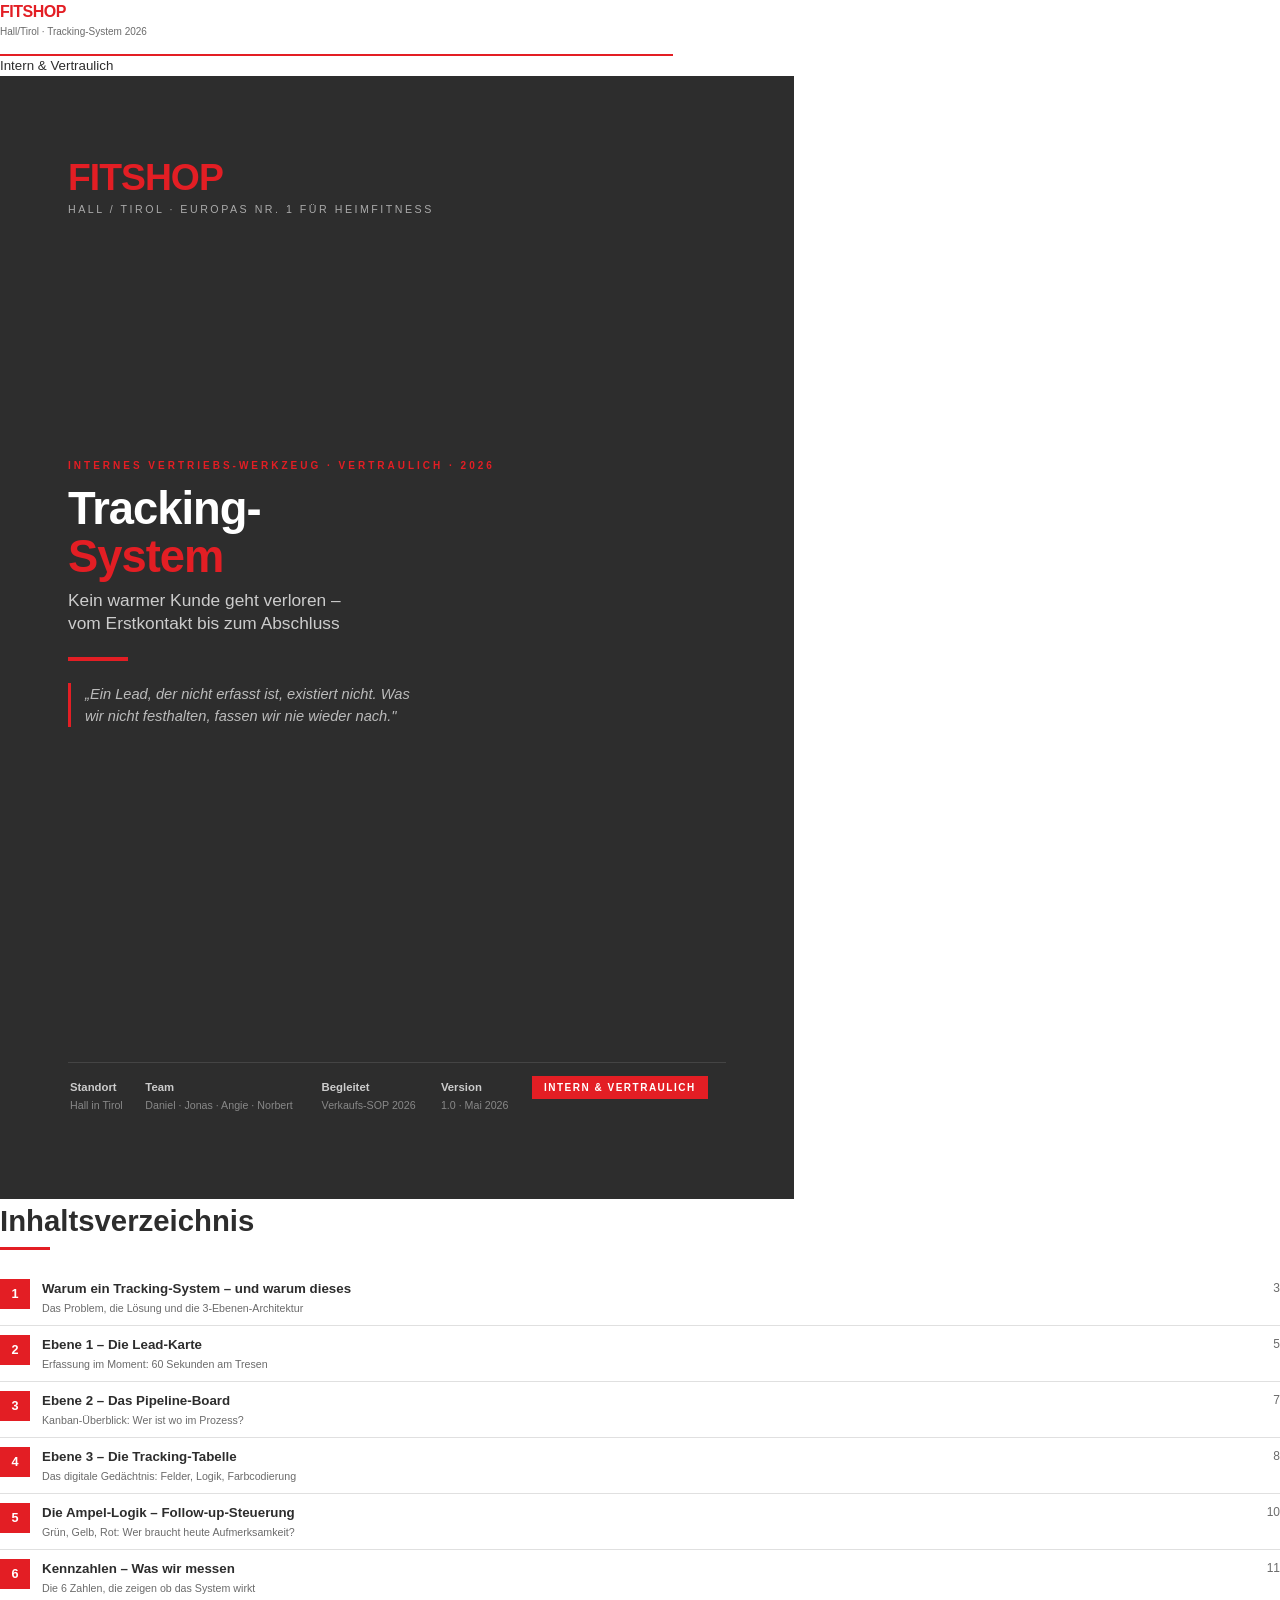
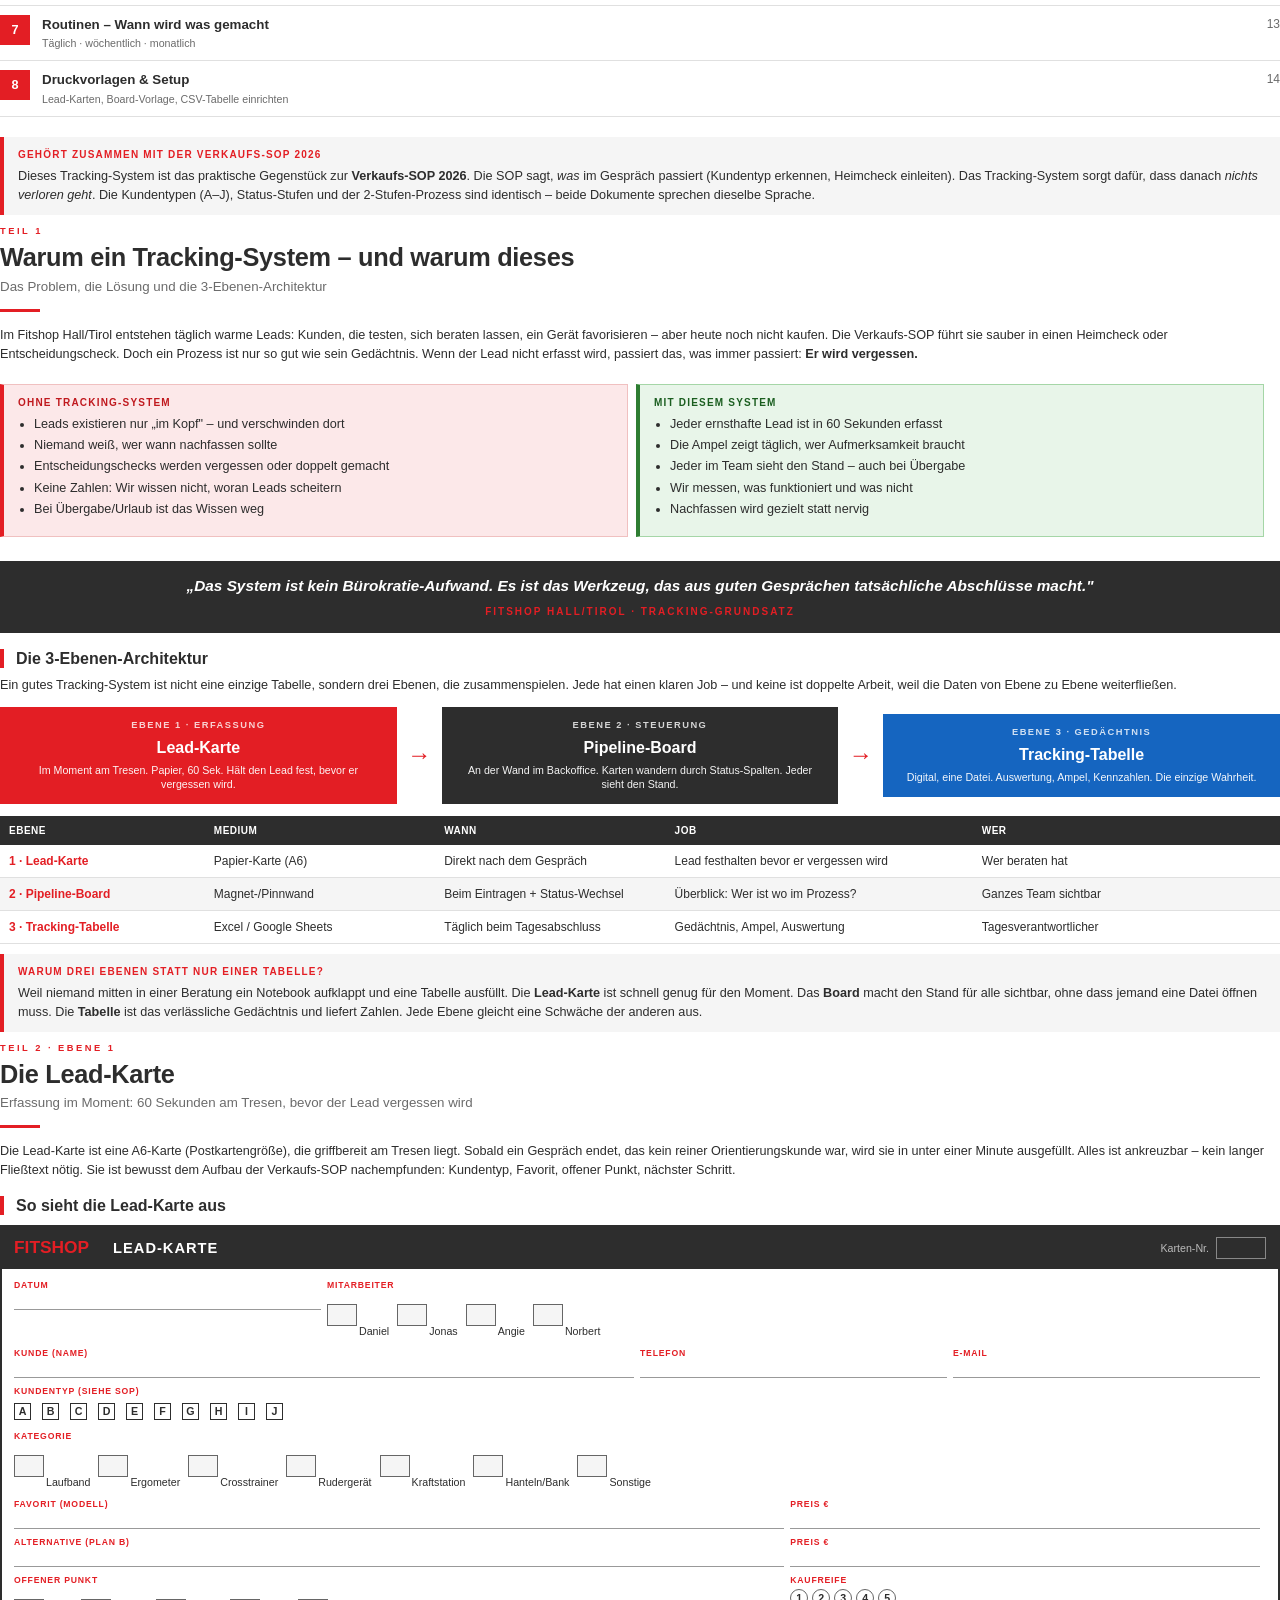
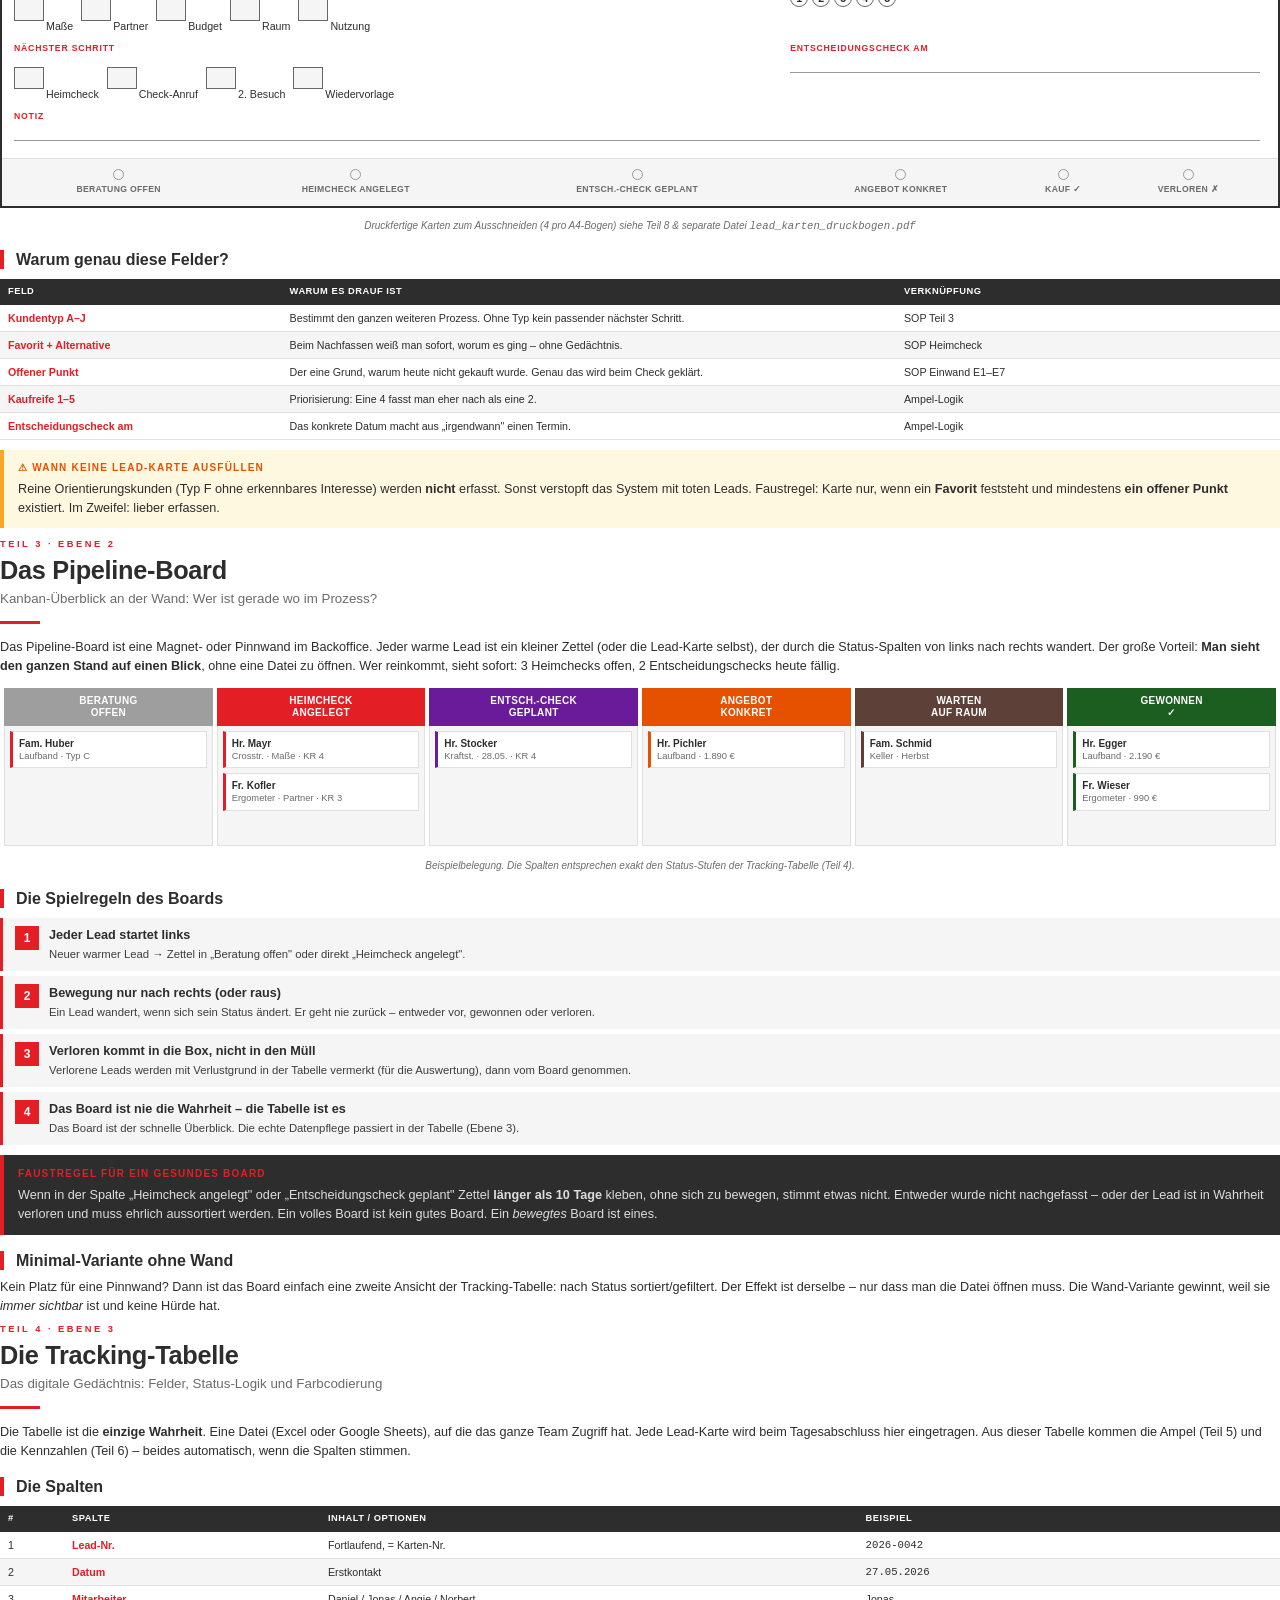
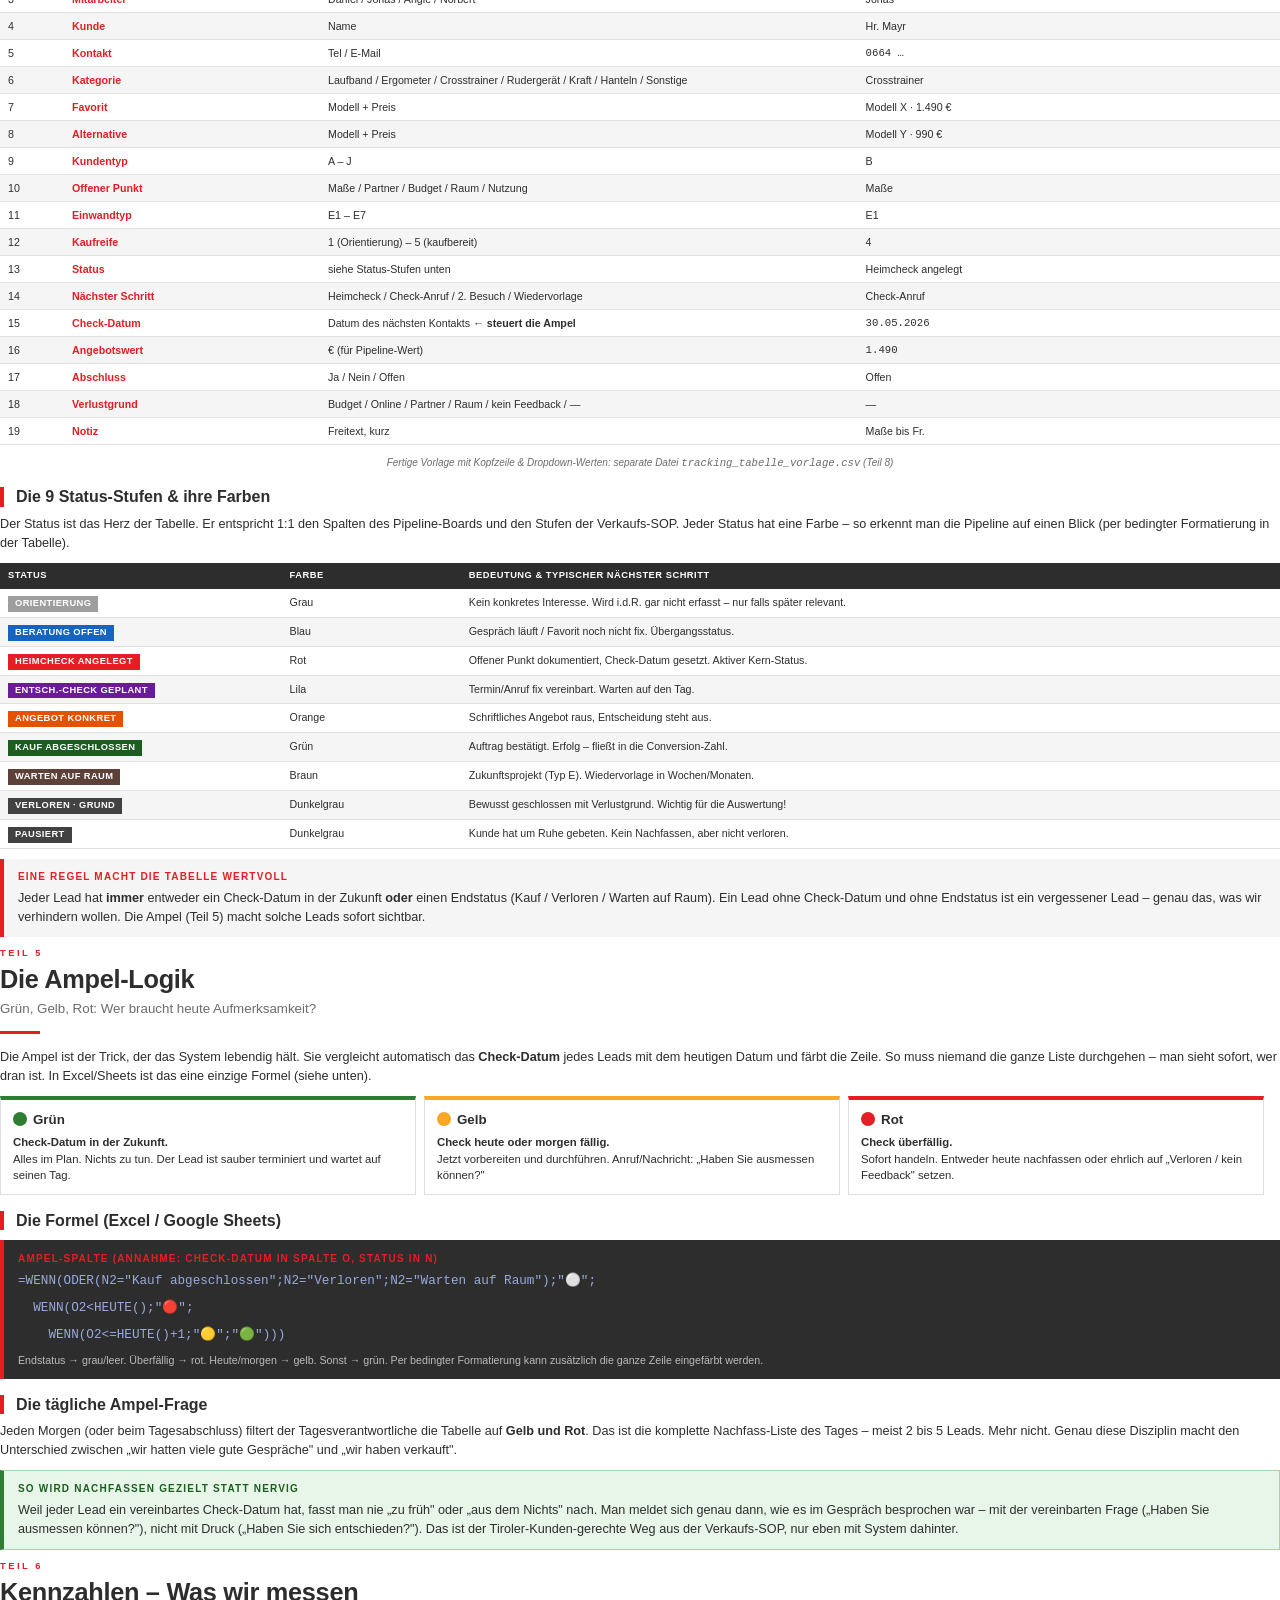
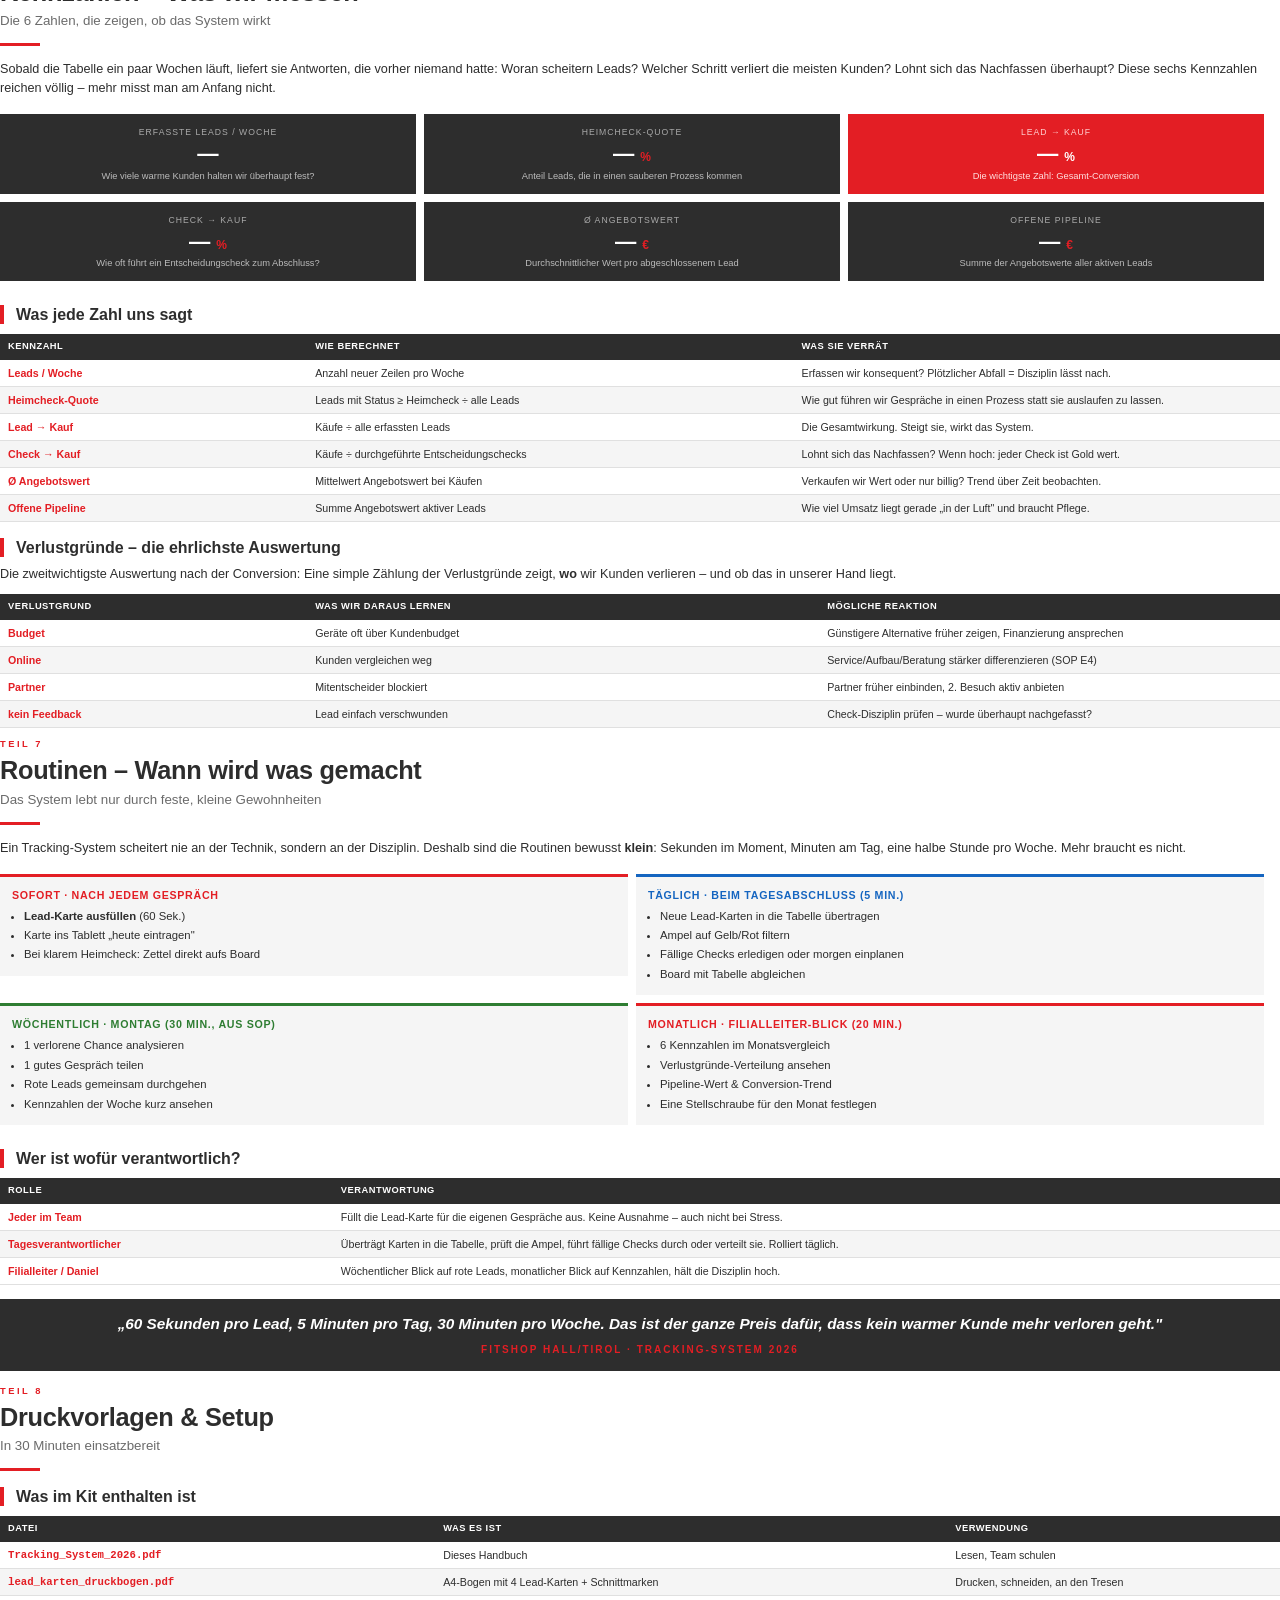
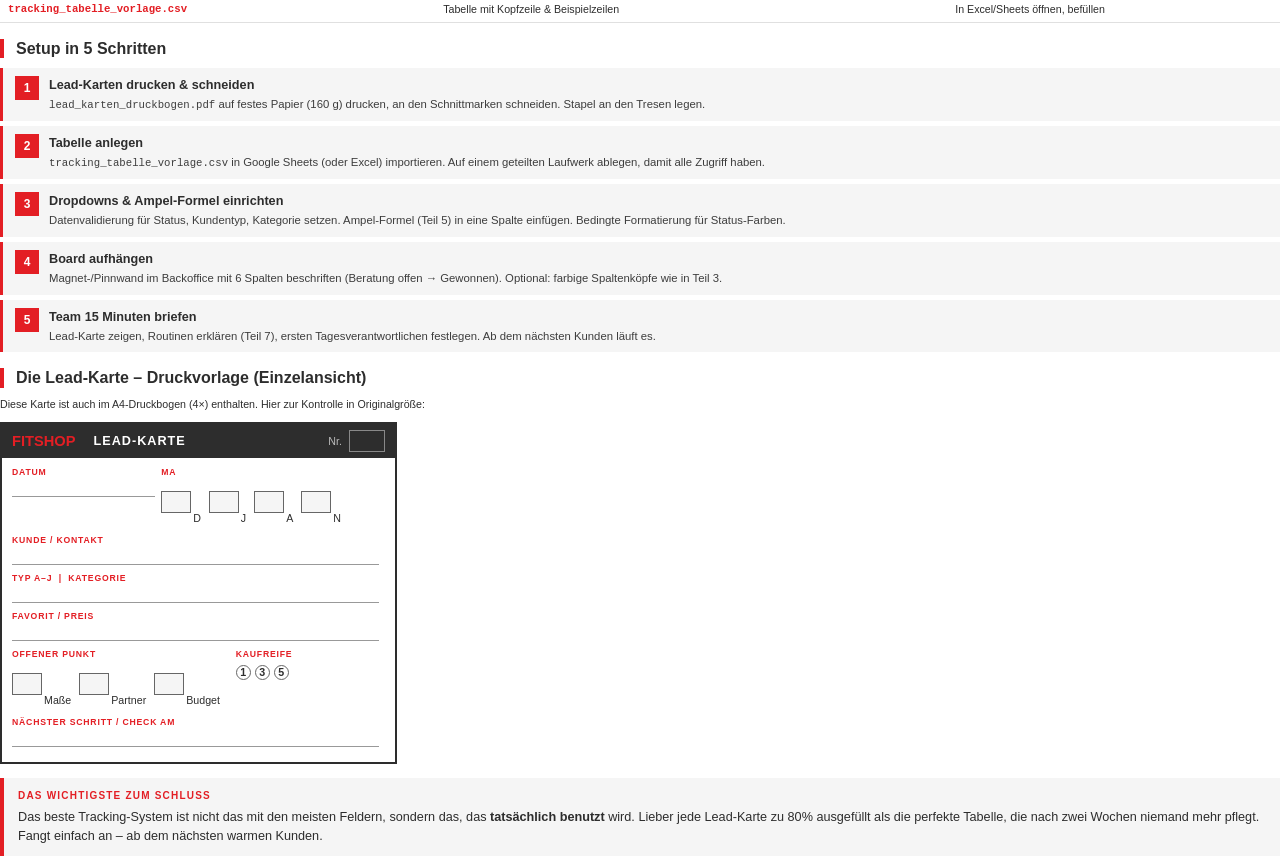
<file: fitshop-sop/tracking_system.html>
<!DOCTYPE html>
<html lang="de">
<head>
<meta charset="UTF-8">
<title>Fitshop Hall/Tirol – Tracking-System 2026</title>
<style>
  /* ============================================================ PAGED MEDIA ============================================================ */
  @page {
    size: A4;
    margin: 22mm 16mm 18mm 16mm;
    @top-left { content: element(rhl); vertical-align: bottom; padding-bottom: 4mm; }
    @top-right {
      content: element(rhr); vertical-align: bottom; padding-bottom: 4mm;
      font-family: 'Helvetica', Arial, sans-serif; font-size: 7.5pt; color: #6b6b6b;
    }
    @bottom-left {
      content: "Fitshop Hall/Tirol  ·  Intern & Vertraulich";
      font-family: 'Helvetica', Arial, sans-serif; font-size: 7pt; color: #999;
      vertical-align: top; padding-top: 4mm; border-top: 1px solid #e0e0e0;
    }
    @bottom-center {
      content: "fitshop";
      font-family: 'Helvetica', Arial, sans-serif; font-size: 7.5pt; color: #e31e24;
      font-weight: 700; vertical-align: top; padding-top: 4mm; border-top: 1px solid #e0e0e0;
    }
    @bottom-right {
      content: counter(page);
      font-family: 'Helvetica', Arial, sans-serif; font-size: 7pt; color: #999;
      vertical-align: top; padding-top: 4mm; border-top: 1px solid #e0e0e0;
    }
  }
  @page :first {
    margin: 0;
    @top-left { content: none; } @top-right { content: none; }
    @bottom-left { content: none; } @bottom-center { content: none; } @bottom-right { content: none; }
  }
  .rhl {
    position: running(rhl);
    display: flex; align-items: center; gap: 8px;
    border-bottom: 2px solid #e31e24; padding-bottom: 4mm; width: 178mm;
  }
  .rhr { position: running(rhr); }
  .rhl .logo { font-family: 'Helvetica', Arial, sans-serif; font-size: 12pt; font-weight: 900; color: #e31e24; letter-spacing: -0.5px; }
  .rhl .sub { font-family: 'Helvetica', Arial, sans-serif; font-size: 7.5pt; color: #6b6b6b; font-weight: 500; }

  :root {
    --red: #e31e24; --red-dark: #c0191e; --red-light: #fce8e9;
    --anthracite: #2d2d2d; --gray-dark: #3d3d3d; --gray-mid: #6b6b6b;
    --gray-light: #f5f5f5; --gray-border: #e0e0e0; --white: #ffffff;
    --blue: #1565c0; --green: #1b5e20; --purple: #6a1b9a; --orange: #e65100; --brown: #5d4037;
  }
  * { box-sizing: border-box; margin: 0; padding: 0; }
  html, body { font-family: 'Helvetica', 'Arial', sans-serif; font-size: 10pt; color: var(--anthracite); background: var(--white); line-height: 1.5; }

  /* ============================================================ COVER ============================================================ */
  .cover {
    page: cover; width: 210mm; height: 297mm; margin: 0; padding: 22mm 18mm 18mm 18mm;
    background: var(--anthracite); color: white; break-after: page; position: relative; display: block;
  }
  .cover-logo { font-size: 28pt; font-weight: 900; color: var(--red); letter-spacing: -1px; line-height: 1; margin-bottom: 4px; }
  .cover-logo-sub { font-size: 8pt; color: #aaa; letter-spacing: 2.5px; font-weight: 500; text-transform: uppercase; }
  .cover-middle { margin-top: 64mm; }
  .cover-eyebrow { font-size: 7.5pt; color: var(--red); letter-spacing: 3px; font-weight: 600; text-transform: uppercase; margin-bottom: 12px; }
  .cover-title { font-size: 34pt; font-weight: 800; color: white; line-height: 1.05; margin-bottom: 8px; letter-spacing: -1px; }
  .cover-title-red { color: var(--red); }
  .cover-subtitle { font-size: 13pt; color: #ccc; font-weight: 300; line-height: 1.35; margin-bottom: 22px; }
  .cover-rule { width: 60px; height: 4px; background: var(--red); margin-bottom: 22px; }
  .cover-quote { font-size: 11pt; color: #bbb; font-style: italic; line-height: 1.5; max-width: 360px; border-left: 3px solid var(--red); padding-left: 14px; }
  .cover-bottom { position: absolute; bottom: 22mm; left: 18mm; right: 18mm; border-top: 1px solid #444; padding-top: 14px; }
  .cover-meta { width: 100%; }
  .cover-meta td { padding-right: 16px; vertical-align: top; font-size: 8pt; line-height: 1.5; color: #888; }
  .cover-meta td strong { display: block; color: #ccc; font-size: 8.5pt; margin-bottom: 1px; }
  .cover-badge { background: var(--red); color: white; font-size: 7.5pt; font-weight: 700; padding: 6px 12px; text-transform: uppercase; letter-spacing: 1.5px; white-space: nowrap; }

  /* ============================================================ TOC ============================================================ */
  .toc { page: cover; break-before: page; }
  .toc h1 { font-size: 22pt; font-weight: 800; color: var(--anthracite); margin-bottom: 4px; }
  .toc .rule { width: 50px; height: 3px; background: var(--red); margin-bottom: 20px; }
  table.toc-table { width: 100%; border-collapse: collapse; }
  table.toc-table td { padding: 9px 0; border-bottom: 1px solid var(--gray-border); vertical-align: top; }
  table.toc-table td.num { width: 32px; padding-right: 12px; }
  table.toc-table td.num span { display: block; background: var(--red); color: white; width: 30px; height: 30px; line-height: 30px; text-align: center; font-size: 9.5pt; font-weight: 800; }
  table.toc-table td.label .ttl { font-size: 10pt; font-weight: 700; color: var(--anthracite); }
  table.toc-table td.label .sub { font-size: 8pt; color: var(--gray-mid); margin-top: 1px; }
  table.toc-table td.page { width: 50px; text-align: right; font-size: 9pt; color: var(--gray-mid); font-weight: 500; }

  /* ============================================================ SECTIONS ============================================================ */
  .section { break-before: page; }
  .section-eyebrow { font-size: 7pt; color: var(--red); font-weight: 700; letter-spacing: 2.5px; text-transform: uppercase; margin-bottom: 4px; }
  .section-title { font-size: 19pt; font-weight: 800; color: var(--anthracite); line-height: 1.15; margin-bottom: 4px; letter-spacing: -0.3px; }
  .section-subtitle { font-size: 10pt; color: var(--gray-mid); margin-bottom: 12px; font-weight: 400; }
  .section-rule { width: 40px; height: 3px; background: var(--red); margin-bottom: 14px; }

  h2.subsection { font-size: 12pt; font-weight: 700; color: var(--anthracite); margin-top: 16px; margin-bottom: 8px; padding-left: 12px; border-left: 4px solid var(--red); line-height: 1.2; break-after: avoid; }
  h3 { font-size: 10pt; font-weight: 700; color: var(--anthracite); margin: 10px 0 4px 0; break-after: avoid; }
  p { margin-bottom: 7px; font-size: 9.5pt; }
  ul, ol { padding-left: 16px; margin-bottom: 8px; }
  li { font-size: 9.5pt; margin-bottom: 3px; line-height: 1.45; }

  /* ============================================================ BOXES ============================================================ */
  .box { background: var(--gray-light); border-left: 4px solid var(--red); padding: 10px 14px; margin: 10px 0; break-inside: avoid; }
  .box-title { font-size: 7.5pt; font-weight: 700; color: var(--red); text-transform: uppercase; letter-spacing: 1.2px; margin-bottom: 5px; }
  .box-dark { background: var(--anthracite); color: white; border-left: 4px solid var(--red); padding: 11px 14px; margin: 10px 0; break-inside: avoid; }
  .box-dark .box-title { color: var(--red); }
  .box-dark p { color: #ddd; margin-bottom: 4px; font-size: 9.5pt; }
  .highlight-quote { background: var(--anthracite); color: white; padding: 14px 18px; margin: 14px 0; text-align: center; break-inside: avoid; }
  .highlight-quote .q { font-size: 11.5pt; font-weight: 600; font-style: italic; line-height: 1.4; }
  .highlight-quote .att { font-size: 7.5pt; color: var(--red); margin-top: 7px; font-weight: 700; text-transform: uppercase; letter-spacing: 2px; }
  .red-box { background: var(--red-light); border: 1px solid #f0c0c0; border-left: 4px solid var(--red); padding: 10px 14px; margin: 10px 0; break-inside: avoid; }
  .red-box .box-title { color: var(--red-dark); }
  .green-box { background: #e8f5e9; border: 1px solid #a5d6a7; border-left: 4px solid #2e7d32; padding: 10px 14px; margin: 10px 0; break-inside: avoid; }
  .green-box .box-title { color: #1b5e20; }
  .warn-box { background: #fff8e1; border-left: 4px solid #f9a825; padding: 10px 14px; margin: 10px 0; break-inside: avoid; }
  .warn-box .box-title { color: #e65100; }

  /* ============================================================ TABLES ============================================================ */
  table.data { width: 100%; border-collapse: collapse; margin: 10px 0; font-size: 9pt; }
  table.data.keep-together { break-inside: avoid; }
  table.data tbody tr { break-inside: avoid; }
  table.data thead { display: table-header-group; }
  table.data thead th { background: var(--anthracite); color: white; padding: 7px 9px; text-align: left; font-weight: 600; font-size: 7.5pt; text-transform: uppercase; letter-spacing: 0.5px; }
  table.data tbody td { padding: 7px 9px; border-bottom: 1px solid var(--gray-border); vertical-align: top; font-size: 9pt; }
  table.data tbody tr:nth-child(even) { background: var(--gray-light); }
  table.data td.red-label { font-weight: 700; color: var(--red); white-space: nowrap; }
  table.compact { font-size: 8.5pt; }
  table.compact thead th { font-size: 7pt; padding: 6px 8px; }
  table.compact tbody td { padding: 5px 8px; font-size: 8pt; }
  .mono { font-family: 'Courier New', monospace; font-size: 8pt; }

  /* ============================================================ COLUMNS ============================================================ */
  table.cols { width: 100%; border-collapse: separate; border-spacing: 8px 0; margin: 10px -8px; table-layout: fixed; }
  table.cols > tbody > tr > td { vertical-align: top; padding: 0; }

  /* ============================================================ STEPS ============================================================ */
  .steps { margin: 10px 0; }
  .step { background: var(--gray-light); border-left: 3px solid var(--red); padding: 8px 12px; margin-bottom: 5px; break-inside: avoid; }
  .step-table { width: 100%; border-collapse: collapse; }
  .step-table td { vertical-align: top; padding: 0; }
  .step-num { width: 28px; padding-right: 10px !important; }
  .step-num span { display: block; width: 24px; height: 24px; background: var(--red); color: white; font-weight: 800; font-size: 9pt; text-align: center; line-height: 24px; }
  .step-content .title { font-size: 9.5pt; font-weight: 700; margin-bottom: 2px; }
  .step-content .desc { font-size: 8.5pt; color: var(--gray-dark); line-height: 1.4; }

  /* ============================================================ MINI GRID ============================================================ */
  table.mini-grid { width: 100%; border-spacing: 8px; border-collapse: separate; margin: 8px -8px; table-layout: fixed; }
  table.mini-grid td { vertical-align: top; padding: 0; }
  .mini-card { background: var(--gray-light); border-top: 3px solid var(--red); padding: 10px 12px; height: 100%; break-inside: avoid; }
  .mini-card.green { border-top-color: #2e7d32; }
  .mini-card.blue { border-top-color: var(--blue); }
  .mini-card .mc-title { font-size: 8pt; font-weight: 700; color: var(--red); text-transform: uppercase; letter-spacing: 0.7px; margin-bottom: 5px; }
  .mini-card.green .mc-title { color: #2e7d32; }
  .mini-card.blue .mc-title { color: var(--blue); }
  .mini-card .mc-val { font-size: 8.5pt; line-height: 1.45; color: var(--anthracite); }
  .mini-card ul { padding-left: 12px; margin: 0; }
  .mini-card li { font-size: 8.5pt; margin-bottom: 3px; }

  /* ============================================================ ARROW LIST ============================================================ */
  ul.arrow-list { list-style: none; padding: 0; margin: 6px 0; }
  ul.arrow-list li { padding: 4px 0 4px 16px; position: relative; font-size: 9pt; border-bottom: 1px solid var(--gray-border); line-height: 1.45; }
  ul.arrow-list li::before { content: '→'; position: absolute; left: 0; top: 4px; color: var(--red); font-weight: 700; }

  /* ============================================================ TRACKING-SPECIFIC: 3-EBENEN ============================================================ */
  .ebene-flow { width: 100%; border-collapse: separate; border-spacing: 0; margin: 12px 0; break-inside: avoid; }
  .ebene-flow td { vertical-align: middle; }
  .ebene-card { padding: 12px 14px; color: white; text-align: center; }
  .ebene-card .en { font-size: 7pt; font-weight: 700; letter-spacing: 1.5px; text-transform: uppercase; opacity: 0.8; margin-bottom: 3px; }
  .ebene-card .et { font-size: 12pt; font-weight: 800; margin-bottom: 3px; }
  .ebene-card .ed { font-size: 8pt; line-height: 1.35; opacity: 0.95; }
  .ebene-arrow { width: 36px; text-align: center; color: var(--red); font-size: 18pt; font-weight: 700; }

  /* ============================================================ LEAD-KARTE ============================================================ */
  .lead-card { border: 2px solid var(--anthracite); margin: 10px 0; break-inside: avoid; background: white; }
  .lc-head { background: var(--anthracite); color: white; padding: 0; }
  .lc-head-table { width: 100%; border-collapse: collapse; }
  .lc-head-table td { padding: 8px 12px; vertical-align: middle; }
  .lc-logo { font-size: 13pt; font-weight: 900; color: var(--red); }
  .lc-title { font-size: 11pt; font-weight: 800; color: white; letter-spacing: 1px; }
  .lc-nr { text-align: right; font-size: 8pt; color: #bbb; }
  .lc-nr .nr-box { display: inline-block; border: 1px solid #888; padding: 2px 10px; margin-left: 4px; min-width: 50px; }
  .lc-body { padding: 10px 12px; }
  .lc-row { width: 100%; border-collapse: collapse; margin-bottom: 7px; }
  .lc-row td { vertical-align: top; padding: 0 6px 0 0; }
  .lc-field-label { font-size: 6.5pt; font-weight: 700; color: var(--red); text-transform: uppercase; letter-spacing: 0.8px; margin-bottom: 2px; }
  .lc-line { border-bottom: 1px solid #999; height: 16px; }
  .lc-chk { font-size: 8pt; line-height: 1.7; }
  .lc-chk .opt { display: inline-block; margin-right: 8px; white-space: nowrap; }
  .lc-chk .box { display: inline-block; width: 9px; height: 9px; border: 1px solid #666; margin-right: 2px; vertical-align: -1px; }
  .lc-circle { display: inline-block; width: 18px; height: 18px; border: 1.5px solid #666; border-radius: 50%; text-align: center; line-height: 16px; font-size: 8pt; font-weight: 700; margin-right: 4px; }
  .lc-typ-badge { display: inline-block; width: 17px; height: 17px; border: 1.5px solid var(--anthracite); text-align: center; line-height: 15px; font-size: 8pt; font-weight: 700; margin-right: 3px; }
  .lc-foot { background: var(--gray-light); border-top: 1px solid var(--gray-border); padding: 6px 12px; }
  .lc-status-track { width: 100%; border-collapse: collapse; }
  .lc-status-track td { text-align: center; font-size: 6.5pt; font-weight: 700; padding: 4px 2px; color: var(--gray-mid); text-transform: uppercase; letter-spacing: 0.3px; position: relative; }
  .lc-status-track td .dot { display: block; width: 11px; height: 11px; border: 1.5px solid #999; border-radius: 50%; margin: 0 auto 3px; }

  /* annotation callouts pointing at fields */
  .anno { font-size: 7.5pt; color: var(--gray-mid); font-style: italic; }

  /* ============================================================ KANBAN BOARD ============================================================ */
  .kanban { width: 100%; border-collapse: separate; border-spacing: 4px 0; table-layout: fixed; margin: 12px 0; break-inside: avoid; }
  .kanban > tbody > tr > td { vertical-align: top; padding: 0; }
  .kb-col-head { color: white; padding: 7px 5px; text-align: center; font-size: 7.5pt; font-weight: 700; text-transform: uppercase; letter-spacing: 0.3px; line-height: 1.2; }
  .kb-col-body { background: var(--gray-light); border: 1px solid var(--gray-border); border-top: none; min-height: 120px; padding: 5px; }
  .kb-ticket { background: white; border: 1px solid var(--gray-border); border-left: 3px solid var(--red); padding: 5px 6px; margin-bottom: 5px; font-size: 7pt; line-height: 1.3; }
  .kb-ticket .kt-name { font-weight: 700; font-size: 7.5pt; }
  .kb-ticket .kt-meta { color: var(--gray-mid); }
  .kb-ticket.blue { border-left-color: var(--blue); }
  .kb-ticket.purple { border-left-color: var(--purple); }
  .kb-ticket.orange { border-left-color: var(--orange); }
  .kb-ticket.green { border-left-color: var(--green); }

  /* ============================================================ AMPEL ============================================================ */
  .ampel-row { width: 100%; border-collapse: separate; border-spacing: 8px 0; margin: 10px -8px; table-layout: fixed; }
  .ampel-row td { vertical-align: top; padding: 0; }
  .ampel-card { border: 1px solid var(--gray-border); border-top: 4px solid; padding: 10px 12px; break-inside: avoid; }
  .ampel-card.gruen { border-top-color: #2e7d32; }
  .ampel-card.gelb { border-top-color: #f9a825; }
  .ampel-card.rot { border-top-color: var(--red); }
  .ampel-card .ac-dot { display: inline-block; width: 14px; height: 14px; border-radius: 50%; vertical-align: -2px; margin-right: 6px; }
  .ampel-card.gruen .ac-dot { background: #2e7d32; }
  .ampel-card.gelb .ac-dot { background: #f9a825; }
  .ampel-card.rot .ac-dot { background: var(--red); }
  .ampel-card .ac-title { font-size: 10pt; font-weight: 700; margin-bottom: 5px; }
  .ampel-card .ac-body { font-size: 8.5pt; line-height: 1.45; }

  /* ============================================================ KPI CARDS ============================================================ */
  .kpi-grid { width: 100%; border-spacing: 8px; border-collapse: separate; margin: 8px -8px; table-layout: fixed; }
  .kpi-grid td { vertical-align: top; padding: 0; }
  .kpi { background: var(--anthracite); color: white; padding: 12px; text-align: center; break-inside: avoid; }
  .kpi .kn { font-size: 6.5pt; text-transform: uppercase; letter-spacing: 1px; color: #aaa; margin-bottom: 5px; }
  .kpi .kv { font-size: 16pt; font-weight: 800; color: white; line-height: 1; }
  .kpi .kv .unit { font-size: 9pt; color: var(--red); }
  .kpi .kt { font-size: 7pt; color: #bbb; margin-top: 4px; line-height: 1.3; }
  .kpi.red { background: var(--red); }
  .kpi.red .kn { color: #ffd0d0; } .kpi.red .kv .unit { color: white; } .kpi.red .kt { color: #ffe0e0; }

  /* status pill */
  .pill { display: inline-block; padding: 1px 7px; font-size: 7pt; font-weight: 700; text-transform: uppercase; letter-spacing: 0.4px; color: white; }
  .pill.gray { background: #9e9e9e; } .pill.blue { background: var(--blue); } .pill.red { background: var(--red); }
  .pill.purple { background: var(--purple); } .pill.orange { background: var(--orange); }
  .pill.green { background: var(--green); } .pill.brown { background: var(--brown); } .pill.dark { background: #424242; }

  .small { font-size: 8pt; } .center { text-align: center; }
</style>
</head>
<body>

<div class="rhl"><div><div class="logo">FITSHOP</div><div class="sub">Hall/Tirol · Tracking-System 2026</div></div></div>
<div class="rhr">Intern &amp; Vertraulich</div>

<!-- ============================================================ COVER ============================================================ -->
<div class="cover">
  <div><div class="cover-logo">FITSHOP</div><div class="cover-logo-sub">Hall / Tirol · Europas Nr. 1 für Heimfitness</div></div>
  <div class="cover-middle">
    <div class="cover-eyebrow">Internes Vertriebs-Werkzeug · Vertraulich · 2026</div>
    <div class="cover-title">Tracking-<br><span class="cover-title-red">System</span></div>
    <div class="cover-subtitle">Kein warmer Kunde geht verloren –<br>vom Erstkontakt bis zum Abschluss</div>
    <div class="cover-rule"></div>
    <div class="cover-quote">„Ein Lead, der nicht erfasst ist, existiert nicht. Was wir nicht festhalten, fassen wir nie wieder nach."</div>
  </div>
  <div class="cover-bottom">
    <table class="cover-meta">
      <tr>
        <td><strong>Standort</strong>Hall in Tirol</td>
        <td><strong>Team</strong>Daniel · Jonas · Angie · Norbert</td>
        <td><strong>Begleitet</strong>Verkaufs-SOP 2026</td>
        <td><strong>Version</strong>1.0 · Mai 2026</td>
        <td style="text-align:right; width:1%;"><span class="cover-badge">Intern &amp; Vertraulich</span></td>
      </tr>
    </table>
  </div>
</div>

<!-- ============================================================ TOC ============================================================ -->
<div class="toc">
  <h1>Inhaltsverzeichnis</h1>
  <div class="rule"></div>
  <table class="toc-table">
    <tr><td class="num"><span>1</span></td><td class="label"><div class="ttl">Warum ein Tracking-System – und warum dieses</div><div class="sub">Das Problem, die Lösung und die 3-Ebenen-Architektur</div></td><td class="page">3</td></tr>
    <tr><td class="num"><span>2</span></td><td class="label"><div class="ttl">Ebene 1 – Die Lead-Karte</div><div class="sub">Erfassung im Moment: 60 Sekunden am Tresen</div></td><td class="page">5</td></tr>
    <tr><td class="num"><span>3</span></td><td class="label"><div class="ttl">Ebene 2 – Das Pipeline-Board</div><div class="sub">Kanban-Überblick: Wer ist wo im Prozess?</div></td><td class="page">7</td></tr>
    <tr><td class="num"><span>4</span></td><td class="label"><div class="ttl">Ebene 3 – Die Tracking-Tabelle</div><div class="sub">Das digitale Gedächtnis: Felder, Logik, Farbcodierung</div></td><td class="page">8</td></tr>
    <tr><td class="num"><span>5</span></td><td class="label"><div class="ttl">Die Ampel-Logik – Follow-up-Steuerung</div><div class="sub">Grün, Gelb, Rot: Wer braucht heute Aufmerksamkeit?</div></td><td class="page">10</td></tr>
    <tr><td class="num"><span>6</span></td><td class="label"><div class="ttl">Kennzahlen – Was wir messen</div><div class="sub">Die 6 Zahlen, die zeigen ob das System wirkt</div></td><td class="page">11</td></tr>
    <tr><td class="num"><span>7</span></td><td class="label"><div class="ttl">Routinen – Wann wird was gemacht</div><div class="sub">Täglich · wöchentlich · monatlich</div></td><td class="page">13</td></tr>
    <tr><td class="num"><span>8</span></td><td class="label"><div class="ttl">Druckvorlagen &amp; Setup</div><div class="sub">Lead-Karten, Board-Vorlage, CSV-Tabelle einrichten</div></td><td class="page">14</td></tr>
  </table>

  <div class="box" style="margin-top: 20px;">
    <div class="box-title">Gehört zusammen mit der Verkaufs-SOP 2026</div>
    <p style="margin:0;">Dieses Tracking-System ist das praktische Gegenstück zur <strong>Verkaufs-SOP 2026</strong>. Die SOP sagt, <em>was</em> im Gespräch passiert (Kundentyp erkennen, Heimcheck einleiten). Das Tracking-System sorgt dafür, dass danach <em>nichts verloren geht</em>. Die Kundentypen (A–J), Status-Stufen und der 2-Stufen-Prozess sind identisch – beide Dokumente sprechen dieselbe Sprache.</p>
  </div>
</div>

<!-- ============================================================ TEIL 1 ============================================================ -->
<div class="section">
  <div class="section-eyebrow">Teil 1</div>
  <div class="section-title">Warum ein Tracking-System – und warum dieses</div>
  <div class="section-subtitle">Das Problem, die Lösung und die 3-Ebenen-Architektur</div>
  <div class="section-rule"></div>

  <p>Im Fitshop Hall/Tirol entstehen täglich warme Leads: Kunden, die testen, sich beraten lassen, ein Gerät favorisieren – aber heute noch nicht kaufen. Die Verkaufs-SOP führt sie sauber in einen Heimcheck oder Entscheidungscheck. Doch ein Prozess ist nur so gut wie sein Gedächtnis. Wenn der Lead nicht erfasst wird, passiert das, was immer passiert: <strong>Er wird vergessen.</strong></p>

  <table class="cols">
    <tr>
      <td>
        <div class="red-box">
          <div class="box-title">Ohne Tracking-System</div>
          <ul>
            <li>Leads existieren nur „im Kopf" – und verschwinden dort</li>
            <li>Niemand weiß, wer wann nachfassen sollte</li>
            <li>Entscheidungschecks werden vergessen oder doppelt gemacht</li>
            <li>Keine Zahlen: Wir wissen nicht, woran Leads scheitern</li>
            <li>Bei Übergabe/Urlaub ist das Wissen weg</li>
          </ul>
        </div>
      </td>
      <td>
        <div class="green-box">
          <div class="box-title">Mit diesem System</div>
          <ul>
            <li>Jeder ernsthafte Lead ist in 60 Sekunden erfasst</li>
            <li>Die Ampel zeigt täglich, wer Aufmerksamkeit braucht</li>
            <li>Jeder im Team sieht den Stand – auch bei Übergabe</li>
            <li>Wir messen, was funktioniert und was nicht</li>
            <li>Nachfassen wird gezielt statt nervig</li>
          </ul>
        </div>
      </td>
    </tr>
  </table>

  <div class="highlight-quote">
    <div class="q">„Das System ist kein Bürokratie-Aufwand. Es ist das Werkzeug, das aus guten Gesprächen tatsächliche Abschlüsse macht."</div>
    <div class="att">Fitshop Hall/Tirol · Tracking-Grundsatz</div>
  </div>

  <h2 class="subsection">Die 3-Ebenen-Architektur</h2>
  <p>Ein gutes Tracking-System ist nicht eine einzige Tabelle, sondern drei Ebenen, die zusammenspielen. Jede hat einen klaren Job – und keine ist doppelte Arbeit, weil die Daten von Ebene zu Ebene weiterfließen.</p>

  <table class="ebene-flow">
    <tr>
      <td style="width: 31%;"><div class="ebene-card" style="background: var(--red);">
        <div class="en">Ebene 1 · Erfassung</div>
        <div class="et">Lead-Karte</div>
        <div class="ed">Im Moment am Tresen. Papier, 60 Sek. Hält den Lead fest, bevor er vergessen wird.</div>
      </div></td>
      <td class="ebene-arrow">→</td>
      <td style="width: 31%;"><div class="ebene-card" style="background: var(--anthracite);">
        <div class="en">Ebene 2 · Steuerung</div>
        <div class="et">Pipeline-Board</div>
        <div class="ed">An der Wand im Backoffice. Karten wandern durch Status-Spalten. Jeder sieht den Stand.</div>
      </div></td>
      <td class="ebene-arrow">→</td>
      <td style="width: 31%;"><div class="ebene-card" style="background: var(--blue);">
        <div class="en">Ebene 3 · Gedächtnis</div>
        <div class="et">Tracking-Tabelle</div>
        <div class="ed">Digital, eine Datei. Auswertung, Ampel, Kennzahlen. Die einzige Wahrheit.</div>
      </div></td>
    </tr>
  </table>

  <table class="data keep-together">
    <thead>
      <tr><th style="width:16%">Ebene</th><th style="width:18%">Medium</th><th style="width:18%">Wann</th><th style="width:24%">Job</th><th style="width:24%">Wer</th></tr>
    </thead>
    <tbody>
      <tr><td class="red-label">1 · Lead-Karte</td><td>Papier-Karte (A6)</td><td>Direkt nach dem Gespräch</td><td>Lead festhalten bevor er vergessen wird</td><td>Wer beraten hat</td></tr>
      <tr><td class="red-label">2 · Pipeline-Board</td><td>Magnet-/Pinnwand</td><td>Beim Eintragen + Status-Wechsel</td><td>Überblick: Wer ist wo im Prozess?</td><td>Ganzes Team sichtbar</td></tr>
      <tr><td class="red-label">3 · Tracking-Tabelle</td><td>Excel / Google Sheets</td><td>Täglich beim Tagesabschluss</td><td>Gedächtnis, Ampel, Auswertung</td><td>Tagesverantwortlicher</td></tr>
    </tbody>
  </table>

  <div class="box">
    <div class="box-title">Warum drei Ebenen statt nur einer Tabelle?</div>
    <p style="margin:0;">Weil niemand mitten in einer Beratung ein Notebook aufklappt und eine Tabelle ausfüllt. Die <strong>Lead-Karte</strong> ist schnell genug für den Moment. Das <strong>Board</strong> macht den Stand für alle sichtbar, ohne dass jemand eine Datei öffnen muss. Die <strong>Tabelle</strong> ist das verlässliche Gedächtnis und liefert Zahlen. Jede Ebene gleicht eine Schwäche der anderen aus.</p>
  </div>
</div>

<!-- ============================================================ TEIL 2 – LEAD-KARTE ============================================================ -->
<div class="section">
  <div class="section-eyebrow">Teil 2 · Ebene 1</div>
  <div class="section-title">Die Lead-Karte</div>
  <div class="section-subtitle">Erfassung im Moment: 60 Sekunden am Tresen, bevor der Lead vergessen wird</div>
  <div class="section-rule"></div>

  <p>Die Lead-Karte ist eine A6-Karte (Postkartengröße), die griffbereit am Tresen liegt. Sobald ein Gespräch endet, das kein reiner Orientierungskunde war, wird sie in unter einer Minute ausgefüllt. Alles ist ankreuzbar – kein langer Fließtext nötig. Sie ist bewusst dem Aufbau der Verkaufs-SOP nachempfunden: Kundentyp, Favorit, offener Punkt, nächster Schritt.</p>

  <h2 class="subsection">So sieht die Lead-Karte aus</h2>

  <!-- LEAD CARD MOCKUP -->
  <div class="lead-card">
    <div class="lc-head">
      <table class="lc-head-table">
        <tr>
          <td style="width:1%; white-space:nowrap;"><span class="lc-logo">FITSHOP</span></td>
          <td><span class="lc-title">LEAD-KARTE</span></td>
          <td class="lc-nr">Karten-Nr. <span class="nr-box">&nbsp;</span></td>
        </tr>
      </table>
    </div>
    <div class="lc-body">
      <table class="lc-row">
        <tr>
          <td style="width:25%"><div class="lc-field-label">Datum</div><div class="lc-line"></div></td>
          <td style="width:75%"><div class="lc-field-label">Mitarbeiter</div>
            <div class="lc-chk"><span class="opt"><span class="box"></span>Daniel</span><span class="opt"><span class="box"></span>Jonas</span><span class="opt"><span class="box"></span>Angie</span><span class="opt"><span class="box"></span>Norbert</span></div>
          </td>
        </tr>
      </table>
      <table class="lc-row">
        <tr>
          <td style="width:50%"><div class="lc-field-label">Kunde (Name)</div><div class="lc-line"></div></td>
          <td style="width:25%"><div class="lc-field-label">Telefon</div><div class="lc-line"></div></td>
          <td style="width:25%"><div class="lc-field-label">E-Mail</div><div class="lc-line"></div></td>
        </tr>
      </table>
      <table class="lc-row">
        <tr>
          <td><div class="lc-field-label">Kundentyp (siehe SOP)</div>
            <div class="lc-chk" style="line-height:2.1;">
              <span class="opt"><span class="lc-typ-badge">A</span></span><span class="opt"><span class="lc-typ-badge">B</span></span><span class="opt"><span class="lc-typ-badge">C</span></span><span class="opt"><span class="lc-typ-badge">D</span></span><span class="opt"><span class="lc-typ-badge">E</span></span><span class="opt"><span class="lc-typ-badge">F</span></span><span class="opt"><span class="lc-typ-badge">G</span></span><span class="opt"><span class="lc-typ-badge">H</span></span><span class="opt"><span class="lc-typ-badge">I</span></span><span class="opt"><span class="lc-typ-badge">J</span></span>
            </div>
          </td>
        </tr>
      </table>
      <table class="lc-row">
        <tr>
          <td><div class="lc-field-label">Kategorie</div>
            <div class="lc-chk"><span class="opt"><span class="box"></span>Laufband</span><span class="opt"><span class="box"></span>Ergometer</span><span class="opt"><span class="box"></span>Crosstrainer</span><span class="opt"><span class="box"></span>Rudergerät</span><span class="opt"><span class="box"></span>Kraftstation</span><span class="opt"><span class="box"></span>Hanteln/Bank</span><span class="opt"><span class="box"></span>Sonstige</span></div>
          </td>
        </tr>
      </table>
      <table class="lc-row">
        <tr>
          <td style="width:62%"><div class="lc-field-label">Favorit (Modell)</div><div class="lc-line"></div></td>
          <td style="width:38%"><div class="lc-field-label">Preis €</div><div class="lc-line"></div></td>
        </tr>
      </table>
      <table class="lc-row">
        <tr>
          <td style="width:62%"><div class="lc-field-label">Alternative (Plan B)</div><div class="lc-line"></div></td>
          <td style="width:38%"><div class="lc-field-label">Preis €</div><div class="lc-line"></div></td>
        </tr>
      </table>
      <table class="lc-row">
        <tr>
          <td style="width:62%"><div class="lc-field-label">Offener Punkt</div>
            <div class="lc-chk"><span class="opt"><span class="box"></span>Maße</span><span class="opt"><span class="box"></span>Partner</span><span class="opt"><span class="box"></span>Budget</span><span class="opt"><span class="box"></span>Raum</span><span class="opt"><span class="box"></span>Nutzung</span></div>
          </td>
          <td style="width:38%"><div class="lc-field-label">Kaufreife</div>
            <div class="lc-chk"><span class="lc-circle">1</span><span class="lc-circle">2</span><span class="lc-circle">3</span><span class="lc-circle">4</span><span class="lc-circle">5</span></div>
          </td>
        </tr>
      </table>
      <table class="lc-row">
        <tr>
          <td style="width:62%"><div class="lc-field-label">Nächster Schritt</div>
            <div class="lc-chk"><span class="opt"><span class="box"></span>Heimcheck</span><span class="opt"><span class="box"></span>Check-Anruf</span><span class="opt"><span class="box"></span>2. Besuch</span><span class="opt"><span class="box"></span>Wiedervorlage</span></div>
          </td>
          <td style="width:38%"><div class="lc-field-label">Entscheidungscheck am</div><div class="lc-line"></div></td>
        </tr>
      </table>
      <table class="lc-row">
        <tr><td><div class="lc-field-label">Notiz</div><div class="lc-line"></div></td></tr>
      </table>
    </div>
    <div class="lc-foot">
      <table class="lc-status-track">
        <tr>
          <td><span class="dot"></span>Beratung offen</td>
          <td><span class="dot"></span>Heimcheck angelegt</td>
          <td><span class="dot"></span>Entsch.-Check geplant</td>
          <td><span class="dot"></span>Angebot konkret</td>
          <td><span class="dot"></span>Kauf ✓</td>
          <td><span class="dot"></span>Verloren ✗</td>
        </tr>
      </table>
    </div>
  </div>
  <p class="anno center">Druckfertige Karten zum Ausschneiden (4 pro A4-Bogen) siehe Teil 8 &amp; separate Datei <span class="mono">lead_karten_druckbogen.pdf</span></p>

  <h2 class="subsection">Warum genau diese Felder?</h2>
  <table class="data compact keep-together">
    <thead><tr><th style="width:22%">Feld</th><th style="width:48%">Warum es drauf ist</th><th style="width:30%">Verknüpfung</th></tr></thead>
    <tbody>
      <tr><td class="red-label">Kundentyp A–J</td><td>Bestimmt den ganzen weiteren Prozess. Ohne Typ kein passender nächster Schritt.</td><td>SOP Teil 3</td></tr>
      <tr><td class="red-label">Favorit + Alternative</td><td>Beim Nachfassen weiß man sofort, worum es ging – ohne Gedächtnis.</td><td>SOP Heimcheck</td></tr>
      <tr><td class="red-label">Offener Punkt</td><td>Der eine Grund, warum heute nicht gekauft wurde. Genau das wird beim Check geklärt.</td><td>SOP Einwand E1–E7</td></tr>
      <tr><td class="red-label">Kaufreife 1–5</td><td>Priorisierung: Eine 4 fasst man eher nach als eine 2.</td><td>Ampel-Logik</td></tr>
      <tr><td class="red-label">Entscheidungscheck am</td><td>Das konkrete Datum macht aus „irgendwann" einen Termin.</td><td>Ampel-Logik</td></tr>
    </tbody>
  </table>

  <div class="warn-box">
    <div class="box-title">⚠ Wann KEINE Lead-Karte ausfüllen</div>
    <p style="margin:0;">Reine Orientierungskunden (Typ F ohne erkennbares Interesse) werden <strong>nicht</strong> erfasst. Sonst verstopft das System mit toten Leads. Faustregel: Karte nur, wenn ein <strong>Favorit</strong> feststeht und mindestens <strong>ein offener Punkt</strong> existiert. Im Zweifel: lieber erfassen.</p>
  </div>
</div>

<!-- ============================================================ TEIL 3 – PIPELINE BOARD ============================================================ -->
<div class="section">
  <div class="section-eyebrow">Teil 3 · Ebene 2</div>
  <div class="section-title">Das Pipeline-Board</div>
  <div class="section-subtitle">Kanban-Überblick an der Wand: Wer ist gerade wo im Prozess?</div>
  <div class="section-rule"></div>

  <p>Das Pipeline-Board ist eine Magnet- oder Pinnwand im Backoffice. Jeder warme Lead ist ein kleiner Zettel (oder die Lead-Karte selbst), der durch die Status-Spalten von links nach rechts wandert. Der große Vorteil: <strong>Man sieht den ganzen Stand auf einen Blick</strong>, ohne eine Datei zu öffnen. Wer reinkommt, sieht sofort: 3 Heimchecks offen, 2 Entscheidungschecks heute fällig.</p>

  <!-- KANBAN MOCKUP -->
  <table class="kanban">
    <tr>
      <td>
        <div class="kb-col-head" style="background:#9e9e9e;">Beratung<br>offen</div>
        <div class="kb-col-body">
          <div class="kb-ticket"><div class="kt-name">Fam. Huber</div><div class="kt-meta">Laufband · Typ C</div></div>
        </div>
      </td>
      <td>
        <div class="kb-col-head" style="background:var(--red);">Heimcheck<br>angelegt</div>
        <div class="kb-col-body">
          <div class="kb-ticket"><div class="kt-name">Hr. Mayr</div><div class="kt-meta">Crosstr. · Maße · KR 4</div></div>
          <div class="kb-ticket"><div class="kt-name">Fr. Kofler</div><div class="kt-meta">Ergometer · Partner · KR 3</div></div>
        </div>
      </td>
      <td>
        <div class="kb-col-head" style="background:var(--purple);">Entsch.-Check<br>geplant</div>
        <div class="kb-col-body">
          <div class="kb-ticket purple"><div class="kt-name">Hr. Stocker</div><div class="kt-meta">Kraftst. · 28.05. · KR 4</div></div>
        </div>
      </td>
      <td>
        <div class="kb-col-head" style="background:var(--orange);">Angebot<br>konkret</div>
        <div class="kb-col-body">
          <div class="kb-ticket orange"><div class="kt-name">Hr. Pichler</div><div class="kt-meta">Laufband · 1.890 €</div></div>
        </div>
      </td>
      <td>
        <div class="kb-col-head" style="background:var(--brown);">Warten<br>auf Raum</div>
        <div class="kb-col-body">
          <div class="kb-ticket" style="border-left-color:var(--brown);"><div class="kt-name">Fam. Schmid</div><div class="kt-meta">Keller · Herbst</div></div>
        </div>
      </td>
      <td>
        <div class="kb-col-head" style="background:var(--green);">Gewonnen<br>✓</div>
        <div class="kb-col-body">
          <div class="kb-ticket green"><div class="kt-name">Hr. Egger</div><div class="kt-meta">Laufband · 2.190 €</div></div>
          <div class="kb-ticket green"><div class="kt-name">Fr. Wieser</div><div class="kt-meta">Ergometer · 990 €</div></div>
        </div>
      </td>
    </tr>
  </table>
  <p class="anno center">Beispielbelegung. Die Spalten entsprechen exakt den Status-Stufen der Tracking-Tabelle (Teil 4).</p>

  <h2 class="subsection">Die Spielregeln des Boards</h2>
  <div class="steps">
    <div class="step"><table class="step-table"><tr><td class="step-num"><span>1</span></td><td class="step-content"><div class="title">Jeder Lead startet links</div><div class="desc">Neuer warmer Lead → Zettel in „Beratung offen" oder direkt „Heimcheck angelegt".</div></td></tr></table></div>
    <div class="step"><table class="step-table"><tr><td class="step-num"><span>2</span></td><td class="step-content"><div class="title">Bewegung nur nach rechts (oder raus)</div><div class="desc">Ein Lead wandert, wenn sich sein Status ändert. Er geht nie zurück – entweder vor, gewonnen oder verloren.</div></td></tr></table></div>
    <div class="step"><table class="step-table"><tr><td class="step-num"><span>3</span></td><td class="step-content"><div class="title">Verloren kommt in die Box, nicht in den Müll</div><div class="desc">Verlorene Leads werden mit Verlustgrund in der Tabelle vermerkt (für die Auswertung), dann vom Board genommen.</div></td></tr></table></div>
    <div class="step"><table class="step-table"><tr><td class="step-num"><span>4</span></td><td class="step-content"><div class="title">Das Board ist nie die Wahrheit – die Tabelle ist es</div><div class="desc">Das Board ist der schnelle Überblick. Die echte Datenpflege passiert in der Tabelle (Ebene 3).</div></td></tr></table></div>
  </div>

  <div class="box-dark">
    <div class="box-title">Faustregel für ein gesundes Board</div>
    <p style="margin:0;">Wenn in der Spalte „Heimcheck angelegt" oder „Entscheidungscheck geplant" Zettel <strong>länger als 10 Tage</strong> kleben, ohne sich zu bewegen, stimmt etwas nicht. Entweder wurde nicht nachgefasst – oder der Lead ist in Wahrheit verloren und muss ehrlich aussortiert werden. Ein volles Board ist kein gutes Board. Ein <em>bewegtes</em> Board ist eines.</p>
  </div>

  <h2 class="subsection">Minimal-Variante ohne Wand</h2>
  <p>Kein Platz für eine Pinnwand? Dann ist das Board einfach eine zweite Ansicht der Tracking-Tabelle: nach Status sortiert/gefiltert. Der Effekt ist derselbe – nur dass man die Datei öffnen muss. Die Wand-Variante gewinnt, weil sie <em>immer sichtbar</em> ist und keine Hürde hat.</p>
</div>

<!-- ============================================================ TEIL 4 – TRACKING TABELLE ============================================================ -->
<div class="section">
  <div class="section-eyebrow">Teil 4 · Ebene 3</div>
  <div class="section-title">Die Tracking-Tabelle</div>
  <div class="section-subtitle">Das digitale Gedächtnis: Felder, Status-Logik und Farbcodierung</div>
  <div class="section-rule"></div>

  <p>Die Tabelle ist die <strong>einzige Wahrheit</strong>. Eine Datei (Excel oder Google Sheets), auf die das ganze Team Zugriff hat. Jede Lead-Karte wird beim Tagesabschluss hier eingetragen. Aus dieser Tabelle kommen die Ampel (Teil 5) und die Kennzahlen (Teil 6) – beides automatisch, wenn die Spalten stimmen.</p>

  <h2 class="subsection">Die Spalten</h2>
  <table class="data compact">
    <thead><tr><th style="width:5%">#</th><th style="width:20%">Spalte</th><th style="width:42%">Inhalt / Optionen</th><th style="width:33%">Beispiel</th></tr></thead>
    <tbody>
      <tr><td>1</td><td class="red-label">Lead-Nr.</td><td>Fortlaufend, = Karten-Nr.</td><td class="mono">2026-0042</td></tr>
      <tr><td>2</td><td class="red-label">Datum</td><td>Erstkontakt</td><td class="mono">27.05.2026</td></tr>
      <tr><td>3</td><td class="red-label">Mitarbeiter</td><td>Daniel / Jonas / Angie / Norbert</td><td>Jonas</td></tr>
      <tr><td>4</td><td class="red-label">Kunde</td><td>Name</td><td>Hr. Mayr</td></tr>
      <tr><td>5</td><td class="red-label">Kontakt</td><td>Tel / E-Mail</td><td class="mono">0664 …</td></tr>
      <tr><td>6</td><td class="red-label">Kategorie</td><td>Laufband / Ergometer / Crosstrainer / Rudergerät / Kraft / Hanteln / Sonstige</td><td>Crosstrainer</td></tr>
      <tr><td>7</td><td class="red-label">Favorit</td><td>Modell + Preis</td><td>Modell X · 1.490 €</td></tr>
      <tr><td>8</td><td class="red-label">Alternative</td><td>Modell + Preis</td><td>Modell Y · 990 €</td></tr>
      <tr><td>9</td><td class="red-label">Kundentyp</td><td>A – J</td><td>B</td></tr>
      <tr><td>10</td><td class="red-label">Offener Punkt</td><td>Maße / Partner / Budget / Raum / Nutzung</td><td>Maße</td></tr>
      <tr><td>11</td><td class="red-label">Einwandtyp</td><td>E1 – E7</td><td>E1</td></tr>
      <tr><td>12</td><td class="red-label">Kaufreife</td><td>1 (Orientierung) – 5 (kaufbereit)</td><td>4</td></tr>
      <tr><td>13</td><td class="red-label">Status</td><td>siehe Status-Stufen unten</td><td>Heimcheck angelegt</td></tr>
      <tr><td>14</td><td class="red-label">Nächster Schritt</td><td>Heimcheck / Check-Anruf / 2. Besuch / Wiedervorlage</td><td>Check-Anruf</td></tr>
      <tr><td>15</td><td class="red-label">Check-Datum</td><td>Datum des nächsten Kontakts <strong>← steuert die Ampel</strong></td><td class="mono">30.05.2026</td></tr>
      <tr><td>16</td><td class="red-label">Angebotswert</td><td>€ (für Pipeline-Wert)</td><td class="mono">1.490</td></tr>
      <tr><td>17</td><td class="red-label">Abschluss</td><td>Ja / Nein / Offen</td><td>Offen</td></tr>
      <tr><td>18</td><td class="red-label">Verlustgrund</td><td>Budget / Online / Partner / Raum / kein Feedback / —</td><td>—</td></tr>
      <tr><td>19</td><td class="red-label">Notiz</td><td>Freitext, kurz</td><td>Maße bis Fr.</td></tr>
    </tbody>
  </table>
  <p class="anno center">Fertige Vorlage mit Kopfzeile &amp; Dropdown-Werten: separate Datei <span class="mono">tracking_tabelle_vorlage.csv</span> (Teil 8)</p>

  <h2 class="subsection">Die 9 Status-Stufen &amp; ihre Farben</h2>
  <p>Der Status ist das Herz der Tabelle. Er entspricht 1:1 den Spalten des Pipeline-Boards und den Stufen der Verkaufs-SOP. Jeder Status hat eine Farbe – so erkennt man die Pipeline auf einen Blick (per bedingter Formatierung in der Tabelle).</p>

  <table class="data compact keep-together">
    <thead><tr><th style="width:22%">Status</th><th style="width:14%">Farbe</th><th style="width:64%">Bedeutung &amp; typischer nächster Schritt</th></tr></thead>
    <tbody>
      <tr><td><span class="pill gray">Orientierung</span></td><td>Grau</td><td>Kein konkretes Interesse. Wird i.d.R. gar nicht erfasst – nur falls später relevant.</td></tr>
      <tr><td><span class="pill blue">Beratung offen</span></td><td>Blau</td><td>Gespräch läuft / Favorit noch nicht fix. Übergangsstatus.</td></tr>
      <tr><td><span class="pill red">Heimcheck angelegt</span></td><td>Rot</td><td>Offener Punkt dokumentiert, Check-Datum gesetzt. Aktiver Kern-Status.</td></tr>
      <tr><td><span class="pill purple">Entsch.-Check geplant</span></td><td>Lila</td><td>Termin/Anruf fix vereinbart. Warten auf den Tag.</td></tr>
      <tr><td><span class="pill orange">Angebot konkret</span></td><td>Orange</td><td>Schriftliches Angebot raus, Entscheidung steht aus.</td></tr>
      <tr><td><span class="pill green">Kauf abgeschlossen</span></td><td>Grün</td><td>Auftrag bestätigt. Erfolg – fließt in die Conversion-Zahl.</td></tr>
      <tr><td><span class="pill brown">Warten auf Raum</span></td><td>Braun</td><td>Zukunftsprojekt (Typ E). Wiedervorlage in Wochen/Monaten.</td></tr>
      <tr><td><span class="pill dark">Verloren · Grund</span></td><td>Dunkelgrau</td><td>Bewusst geschlossen mit Verlustgrund. Wichtig für die Auswertung!</td></tr>
      <tr><td><span class="pill dark">Pausiert</span></td><td>Dunkelgrau</td><td>Kunde hat um Ruhe gebeten. Kein Nachfassen, aber nicht verloren.</td></tr>
    </tbody>
  </table>

  <div class="box">
    <div class="box-title">Eine Regel macht die Tabelle wertvoll</div>
    <p style="margin:0;">Jeder Lead hat <strong>immer</strong> entweder ein Check-Datum in der Zukunft <strong>oder</strong> einen Endstatus (Kauf / Verloren / Warten auf Raum). Ein Lead ohne Check-Datum und ohne Endstatus ist ein vergessener Lead – genau das, was wir verhindern wollen. Die Ampel (Teil 5) macht solche Leads sofort sichtbar.</p>
  </div>
</div>

<!-- ============================================================ TEIL 5 – AMPEL ============================================================ -->
<div class="section">
  <div class="section-eyebrow">Teil 5</div>
  <div class="section-title">Die Ampel-Logik</div>
  <div class="section-subtitle">Grün, Gelb, Rot: Wer braucht heute Aufmerksamkeit?</div>
  <div class="section-rule"></div>

  <p>Die Ampel ist der Trick, der das System lebendig hält. Sie vergleicht automatisch das <strong>Check-Datum</strong> jedes Leads mit dem heutigen Datum und färbt die Zeile. So muss niemand die ganze Liste durchgehen – man sieht sofort, wer dran ist. In Excel/Sheets ist das eine einzige Formel (siehe unten).</p>

  <table class="ampel-row">
    <tr>
      <td>
        <div class="ampel-card gruen">
          <div class="ac-title"><span class="ac-dot"></span>Grün</div>
          <div class="ac-body"><strong>Check-Datum in der Zukunft.</strong><br>Alles im Plan. Nichts zu tun. Der Lead ist sauber terminiert und wartet auf seinen Tag.</div>
        </div>
      </td>
      <td>
        <div class="ampel-card gelb">
          <div class="ac-title"><span class="ac-dot"></span>Gelb</div>
          <div class="ac-body"><strong>Check heute oder morgen fällig.</strong><br>Jetzt vorbereiten und durchführen. Anruf/Nachricht: „Haben Sie ausmessen können?"</div>
        </div>
      </td>
      <td>
        <div class="ampel-card rot">
          <div class="ac-title"><span class="ac-dot"></span>Rot</div>
          <div class="ac-body"><strong>Check überfällig.</strong><br>Sofort handeln. Entweder heute nachfassen oder ehrlich auf „Verloren / kein Feedback" setzen.</div>
        </div>
      </td>
    </tr>
  </table>

  <h2 class="subsection">Die Formel (Excel / Google Sheets)</h2>
  <div class="box-dark">
    <div class="box-title">Ampel-Spalte (Annahme: Check-Datum in Spalte O, Status in N)</div>
    <p class="mono" style="color:#9ad; margin-bottom:8px;">=WENN(ODER(N2="Kauf abgeschlossen";N2="Verloren";N2="Warten auf Raum");"⚪";</p>
    <p class="mono" style="color:#9ad; margin-bottom:8px;">&nbsp;&nbsp;WENN(O2&lt;HEUTE();"🔴";</p>
    <p class="mono" style="color:#9ad; margin-bottom:8px;">&nbsp;&nbsp;&nbsp;&nbsp;WENN(O2&lt;=HEUTE()+1;"🟡";"🟢")))</p>
    <p style="margin:0; font-size:8pt; color:#bbb;">Endstatus → grau/leer. Überfällig → rot. Heute/morgen → gelb. Sonst → grün. Per bedingter Formatierung kann zusätzlich die ganze Zeile eingefärbt werden.</p>
  </div>

  <h2 class="subsection">Die tägliche Ampel-Frage</h2>
  <p>Jeden Morgen (oder beim Tagesabschluss) filtert der Tagesverantwortliche die Tabelle auf <strong>Gelb und Rot</strong>. Das ist die komplette Nachfass-Liste des Tages – meist 2 bis 5 Leads. Mehr nicht. Genau diese Disziplin macht den Unterschied zwischen „wir hatten viele gute Gespräche" und „wir haben verkauft".</p>

  <div class="green-box">
    <div class="box-title">So wird Nachfassen gezielt statt nervig</div>
    <p style="margin:0;">Weil jeder Lead ein vereinbartes Check-Datum hat, fasst man nie „zu früh" oder „aus dem Nichts" nach. Man meldet sich genau dann, wie es im Gespräch besprochen war – mit der vereinbarten Frage („Haben Sie ausmessen können?"), nicht mit Druck („Haben Sie sich entschieden?"). Das ist der Tiroler-Kunden-gerechte Weg aus der Verkaufs-SOP, nur eben mit System dahinter.</p>
  </div>
</div>

<!-- ============================================================ TEIL 6 – KENNZAHLEN ============================================================ -->
<div class="section">
  <div class="section-eyebrow">Teil 6</div>
  <div class="section-title">Kennzahlen – Was wir messen</div>
  <div class="section-subtitle">Die 6 Zahlen, die zeigen, ob das System wirkt</div>
  <div class="section-rule"></div>

  <p>Sobald die Tabelle ein paar Wochen läuft, liefert sie Antworten, die vorher niemand hatte: Woran scheitern Leads? Welcher Schritt verliert die meisten Kunden? Lohnt sich das Nachfassen überhaupt? Diese sechs Kennzahlen reichen völlig – mehr misst man am Anfang nicht.</p>

  <table class="kpi-grid">
    <tr>
      <td><div class="kpi"><div class="kn">Erfasste Leads / Woche</div><div class="kv">—</div><div class="kt">Wie viele warme Kunden halten wir überhaupt fest?</div></div></td>
      <td><div class="kpi"><div class="kn">Heimcheck-Quote</div><div class="kv">— <span class="unit">%</span></div><div class="kt">Anteil Leads, die in einen sauberen Prozess kommen</div></div></td>
      <td><div class="kpi red"><div class="kn">Lead → Kauf</div><div class="kv">— <span class="unit">%</span></div><div class="kt">Die wichtigste Zahl: Gesamt-Conversion</div></div></td>
    </tr>
    <tr>
      <td><div class="kpi"><div class="kn">Check → Kauf</div><div class="kv">— <span class="unit">%</span></div><div class="kt">Wie oft führt ein Entscheidungscheck zum Abschluss?</div></div></td>
      <td><div class="kpi"><div class="kn">Ø Angebotswert</div><div class="kv">— <span class="unit">€</span></div><div class="kt">Durchschnittlicher Wert pro abgeschlossenem Lead</div></div></td>
      <td><div class="kpi"><div class="kn">Offene Pipeline</div><div class="kv">— <span class="unit">€</span></div><div class="kt">Summe der Angebotswerte aller aktiven Leads</div></div></td>
    </tr>
  </table>

  <h2 class="subsection">Was jede Zahl uns sagt</h2>
  <table class="data compact keep-together">
    <thead><tr><th style="width:24%">Kennzahl</th><th style="width:38%">Wie berechnet</th><th style="width:38%">Was sie verrät</th></tr></thead>
    <tbody>
      <tr><td class="red-label">Leads / Woche</td><td>Anzahl neuer Zeilen pro Woche</td><td>Erfassen wir konsequent? Plötzlicher Abfall = Disziplin lässt nach.</td></tr>
      <tr><td class="red-label">Heimcheck-Quote</td><td>Leads mit Status ≥ Heimcheck ÷ alle Leads</td><td>Wie gut führen wir Gespräche in einen Prozess statt sie auslaufen zu lassen.</td></tr>
      <tr><td class="red-label">Lead → Kauf</td><td>Käufe ÷ alle erfassten Leads</td><td>Die Gesamtwirkung. Steigt sie, wirkt das System.</td></tr>
      <tr><td class="red-label">Check → Kauf</td><td>Käufe ÷ durchgeführte Entscheidungschecks</td><td>Lohnt sich das Nachfassen? Wenn hoch: jeder Check ist Gold wert.</td></tr>
      <tr><td class="red-label">Ø Angebotswert</td><td>Mittelwert Angebotswert bei Käufen</td><td>Verkaufen wir Wert oder nur billig? Trend über Zeit beobachten.</td></tr>
      <tr><td class="red-label">Offene Pipeline</td><td>Summe Angebotswert aktiver Leads</td><td>Wie viel Umsatz liegt gerade „in der Luft" und braucht Pflege.</td></tr>
    </tbody>
  </table>

  <div style="break-inside: avoid;">
  <h2 class="subsection">Verlustgründe – die ehrlichste Auswertung</h2>
  <p>Die zweitwichtigste Auswertung nach der Conversion: Eine simple Zählung der Verlustgründe zeigt, <strong>wo</strong> wir Kunden verlieren – und ob das in unserer Hand liegt.</p>
  <table class="data compact">
    <thead><tr><th style="width:24%">Verlustgrund</th><th style="width:40%">Was wir daraus lernen</th><th style="width:36%">Mögliche Reaktion</th></tr></thead>
    <tbody>
      <tr><td class="red-label">Budget</td><td>Geräte oft über Kundenbudget</td><td>Günstigere Alternative früher zeigen, Finanzierung ansprechen</td></tr>
      <tr><td class="red-label">Online</td><td>Kunden vergleichen weg</td><td>Service/Aufbau/Beratung stärker differenzieren (SOP E4)</td></tr>
      <tr><td class="red-label">Partner</td><td>Mitentscheider blockiert</td><td>Partner früher einbinden, 2. Besuch aktiv anbieten</td></tr>
      <tr><td class="red-label">kein Feedback</td><td>Lead einfach verschwunden</td><td>Check-Disziplin prüfen – wurde überhaupt nachgefasst?</td></tr>
    </tbody>
  </table>
  </div>
</div>

<!-- ============================================================ TEIL 7 – ROUTINEN ============================================================ -->
<div class="section">
  <div class="section-eyebrow">Teil 7</div>
  <div class="section-title">Routinen – Wann wird was gemacht</div>
  <div class="section-subtitle">Das System lebt nur durch feste, kleine Gewohnheiten</div>
  <div class="section-rule"></div>

  <p>Ein Tracking-System scheitert nie an der Technik, sondern an der Disziplin. Deshalb sind die Routinen bewusst <strong>klein</strong>: Sekunden im Moment, Minuten am Tag, eine halbe Stunde pro Woche. Mehr braucht es nicht.</p>

  <table class="mini-grid">
    <tr>
      <td><div class="mini-card">
        <div class="mc-title">Sofort · nach jedem Gespräch</div>
        <div class="mc-val">
          <ul>
            <li><strong>Lead-Karte ausfüllen</strong> (60 Sek.)</li>
            <li>Karte ins Tablett „heute eintragen"</li>
            <li>Bei klarem Heimcheck: Zettel direkt aufs Board</li>
          </ul>
        </div>
      </div></td>
      <td><div class="mini-card blue">
        <div class="mc-title">Täglich · beim Tagesabschluss (5 Min.)</div>
        <div class="mc-val">
          <ul>
            <li>Neue Lead-Karten in die Tabelle übertragen</li>
            <li>Ampel auf Gelb/Rot filtern</li>
            <li>Fällige Checks erledigen oder morgen einplanen</li>
            <li>Board mit Tabelle abgleichen</li>
          </ul>
        </div>
      </div></td>
    </tr>
    <tr>
      <td><div class="mini-card green">
        <div class="mc-title">Wöchentlich · Montag (30 Min., aus SOP)</div>
        <div class="mc-val">
          <ul>
            <li>1 verlorene Chance analysieren</li>
            <li>1 gutes Gespräch teilen</li>
            <li>Rote Leads gemeinsam durchgehen</li>
            <li>Kennzahlen der Woche kurz ansehen</li>
          </ul>
        </div>
      </div></td>
      <td><div class="mini-card">
        <div class="mc-title">Monatlich · Filialleiter-Blick (20 Min.)</div>
        <div class="mc-val">
          <ul>
            <li>6 Kennzahlen im Monatsvergleich</li>
            <li>Verlustgründe-Verteilung ansehen</li>
            <li>Pipeline-Wert &amp; Conversion-Trend</li>
            <li>Eine Stellschraube für den Monat festlegen</li>
          </ul>
        </div>
      </div></td>
    </tr>
  </table>

  <h2 class="subsection">Wer ist wofür verantwortlich?</h2>
  <table class="data compact keep-together">
    <thead><tr><th style="width:26%">Rolle</th><th style="width:74%">Verantwortung</th></tr></thead>
    <tbody>
      <tr><td class="red-label">Jeder im Team</td><td>Füllt die Lead-Karte für die eigenen Gespräche aus. Keine Ausnahme – auch nicht bei Stress.</td></tr>
      <tr><td class="red-label">Tagesverantwortlicher</td><td>Überträgt Karten in die Tabelle, prüft die Ampel, führt fällige Checks durch oder verteilt sie. Rolliert täglich.</td></tr>
      <tr><td class="red-label">Filialleiter / Daniel</td><td>Wöchentlicher Blick auf rote Leads, monatlicher Blick auf Kennzahlen, hält die Disziplin hoch.</td></tr>
    </tbody>
  </table>

  <div class="highlight-quote">
    <div class="q">„60 Sekunden pro Lead, 5 Minuten pro Tag, 30 Minuten pro Woche. Das ist der ganze Preis dafür, dass kein warmer Kunde mehr verloren geht."</div>
    <div class="att">Fitshop Hall/Tirol · Tracking-System 2026</div>
  </div>
</div>

<!-- ============================================================ TEIL 8 – SETUP ============================================================ -->
<div class="section">
  <div class="section-eyebrow">Teil 8</div>
  <div class="section-title">Druckvorlagen &amp; Setup</div>
  <div class="section-subtitle">In 30 Minuten einsatzbereit</div>
  <div class="section-rule"></div>

  <h2 class="subsection">Was im Kit enthalten ist</h2>
  <table class="data compact keep-together">
    <thead><tr><th style="width:34%">Datei</th><th style="width:40%">Was es ist</th><th style="width:26%">Verwendung</th></tr></thead>
    <tbody>
      <tr><td class="red-label mono">Tracking_System_2026.pdf</td><td>Dieses Handbuch</td><td>Lesen, Team schulen</td></tr>
      <tr><td class="red-label mono">lead_karten_druckbogen.pdf</td><td>A4-Bogen mit 4 Lead-Karten + Schnittmarken</td><td>Drucken, schneiden, an den Tresen</td></tr>
      <tr><td class="red-label mono">tracking_tabelle_vorlage.csv</td><td>Tabelle mit Kopfzeile &amp; Beispielzeilen</td><td>In Excel/Sheets öffnen, befüllen</td></tr>
    </tbody>
  </table>

  <h2 class="subsection">Setup in 5 Schritten</h2>
  <div class="steps">
    <div class="step"><table class="step-table"><tr><td class="step-num"><span>1</span></td><td class="step-content"><div class="title">Lead-Karten drucken &amp; schneiden</div><div class="desc"><span class="mono">lead_karten_druckbogen.pdf</span> auf festes Papier (160 g) drucken, an den Schnittmarken schneiden. Stapel an den Tresen legen.</div></td></tr></table></div>
    <div class="step"><table class="step-table"><tr><td class="step-num"><span>2</span></td><td class="step-content"><div class="title">Tabelle anlegen</div><div class="desc"><span class="mono">tracking_tabelle_vorlage.csv</span> in Google Sheets (oder Excel) importieren. Auf einem geteilten Laufwerk ablegen, damit alle Zugriff haben.</div></td></tr></table></div>
    <div class="step"><table class="step-table"><tr><td class="step-num"><span>3</span></td><td class="step-content"><div class="title">Dropdowns &amp; Ampel-Formel einrichten</div><div class="desc">Datenvalidierung für Status, Kundentyp, Kategorie setzen. Ampel-Formel (Teil 5) in eine Spalte einfügen. Bedingte Formatierung für Status-Farben.</div></td></tr></table></div>
    <div class="step"><table class="step-table"><tr><td class="step-num"><span>4</span></td><td class="step-content"><div class="title">Board aufhängen</div><div class="desc">Magnet-/Pinnwand im Backoffice mit 6 Spalten beschriften (Beratung offen → Gewonnen). Optional: farbige Spaltenköpfe wie in Teil 3.</div></td></tr></table></div>
    <div class="step"><table class="step-table"><tr><td class="step-num"><span>5</span></td><td class="step-content"><div class="title">Team 15 Minuten briefen</div><div class="desc">Lead-Karte zeigen, Routinen erklären (Teil 7), ersten Tagesverantwortlichen festlegen. Ab dem nächsten Kunden läuft es.</div></td></tr></table></div>
  </div>

  <h2 class="subsection">Die Lead-Karte – Druckvorlage (Einzelansicht)</h2>
  <p class="small">Diese Karte ist auch im A4-Druckbogen (4×) enthalten. Hier zur Kontrolle in Originalgröße:</p>

  <!-- compact print-version reference card -->
  <div class="lead-card" style="max-width: 105mm;">
    <div class="lc-head">
      <table class="lc-head-table">
        <tr>
          <td style="width:1%; white-space:nowrap; padding:6px 10px;"><span class="lc-logo" style="font-size:11pt;">FITSHOP</span></td>
          <td style="padding:6px 8px;"><span class="lc-title" style="font-size:9.5pt;">LEAD-KARTE</span></td>
          <td class="lc-nr" style="padding:6px 10px;">Nr. <span class="nr-box" style="min-width:36px;">&nbsp;</span></td>
        </tr>
      </table>
    </div>
    <div class="lc-body" style="padding:8px 10px;">
      <table class="lc-row"><tr>
        <td style="width:40%"><div class="lc-field-label">Datum</div><div class="lc-line"></div></td>
        <td style="width:60%"><div class="lc-field-label">MA</div><div class="lc-chk"><span class="opt"><span class="box"></span>D</span><span class="opt"><span class="box"></span>J</span><span class="opt"><span class="box"></span>A</span><span class="opt"><span class="box"></span>N</span></div></td>
      </tr></table>
      <table class="lc-row"><tr><td><div class="lc-field-label">Kunde / Kontakt</div><div class="lc-line"></div></td></tr></table>
      <table class="lc-row"><tr><td><div class="lc-field-label">Typ A–J &nbsp;|&nbsp; Kategorie</div><div class="lc-line"></div></td></tr></table>
      <table class="lc-row"><tr><td><div class="lc-field-label">Favorit / Preis</div><div class="lc-line"></div></td></tr></table>
      <table class="lc-row"><tr>
        <td style="width:60%"><div class="lc-field-label">Offener Punkt</div><div class="lc-chk"><span class="opt"><span class="box"></span>Maße</span><span class="opt"><span class="box"></span>Partner</span><span class="opt"><span class="box"></span>Budget</span></div></td>
        <td style="width:40%"><div class="lc-field-label">Kaufreife</div><div class="lc-chk"><span class="lc-circle" style="width:15px;height:15px;line-height:13px;">1</span><span class="lc-circle" style="width:15px;height:15px;line-height:13px;">3</span><span class="lc-circle" style="width:15px;height:15px;line-height:13px;">5</span></div></td>
      </tr></table>
      <table class="lc-row"><tr><td><div class="lc-field-label">Nächster Schritt / Check am</div><div class="lc-line"></div></td></tr></table>
    </div>
  </div>

  <div class="box" style="margin-top: 14px;">
    <div class="box-title">Das Wichtigste zum Schluss</div>
    <p style="margin:0;">Das beste Tracking-System ist nicht das mit den meisten Feldern, sondern das, das <strong>tatsächlich benutzt</strong> wird. Lieber jede Lead-Karte zu 80% ausgefüllt als die perfekte Tabelle, die nach zwei Wochen niemand mehr pflegt. Fangt einfach an – ab dem nächsten warmen Kunden.</p>
  </div>
</div>

</body>
</html>
</file>
<file: styles.css>
/* ===================================================
   PILATESRAUM BY MALU — Präsentation
   Farben direkt von der Website abgeleitet
=================================================== */

@import url('https://fonts.googleapis.com/css2?family=Cormorant+Garamond:ital,wght@0,300;0,400;0,500;0,600;1,300;1,400;1,500;1,600&family=Inter:wght@300;400;500;600&display=swap');

:root {
  --color-bg:      #F9F7F5;
  --color-white:   #FFFFFF;
  --color-text:    #1A1A18;
  --color-muted:   #8A877F;
  --color-accent:  #7B4FC8;
  --color-accent-light: #EDE6F8;
  --color-line:    #E4DED6;
  --color-card:    #FFFFFF;
  --color-tag:     #F2EDF9;

  --font-display:  'Cormorant Garamond', Georgia, serif;
  --font-body:     'Inter', system-ui, sans-serif;

  --slide-w: 1280px;
  --slide-h: 720px;
  --radius:  12px;
  --shadow:  0 2px 20px rgba(0,0,0,0.07);
}

/* Reset */
*, *::before, *::after { box-sizing: border-box; margin: 0; padding: 0; }

html { font-size: 16px; background: #2A2A28; }

body {
  font-family: var(--font-body);
  color: var(--color-text);
  line-height: 1.5;
}

/* ===== NAVIGATION BAR ===== */
#nav-bar {
  position: fixed;
  bottom: 28px;
  left: 50%;
  transform: translateX(-50%);
  z-index: 100;
  display: flex;
  align-items: center;
  gap: 12px;
  background: rgba(255,255,255,0.92);
  border: 1px solid var(--color-line);
  border-radius: 40px;
  padding: 10px 20px;
  box-shadow: 0 4px 24px rgba(0,0,0,0.14);
  backdrop-filter: blur(12px);
  -webkit-backdrop-filter: blur(12px);
}

.nav-btn {
  width: 36px;
  height: 36px;
  border-radius: 50%;
  border: 1.5px solid var(--color-line);
  background: var(--color-white);
  color: var(--color-text);
  cursor: pointer;
  display: flex;
  align-items: center;
  justify-content: center;
  font-size: 14px;
  transition: all 0.2s;
}
.nav-btn:hover { background: var(--color-accent); border-color: var(--color-accent); color: #fff; }
.nav-btn:active { transform: scale(0.93); }

#slide-counter {
  font-family: var(--font-body);
  font-size: 12px;
  font-weight: 500;
  color: var(--color-muted);
  letter-spacing: 0.08em;
  min-width: 48px;
  text-align: center;
}

/* ===== SLIDE WRAPPER ===== */
#presentation {
  display: flex;
  flex-direction: column;
  align-items: center;
  justify-content: flex-start;
  min-height: 100vh;
  padding: 0;
  gap: 0;
}

/* The slide keeps a fixed 1280x720 internal coordinate system and is
   scaled proportionally to the viewport via --scale (set in script.js).
   This guarantees the content never overflows, regardless of screen size. */
.slide {
  width: 1280px;
  height: 720px;
  background: var(--color-bg);
  position: relative;
  overflow: hidden;
  display: none;
  flex-direction: column;
  box-shadow: 0 8px 48px rgba(0,0,0,0.28);
  transform: scale(var(--scale, 1));
  transform-origin: top center;
  /* collapse the empty space the transform leaves below the box */
  margin-bottom: calc(-1 * (1 - var(--scale, 1)) * 720px);
}

.slide.active {
  display: flex;
  /* center the (scaled) active slide vertically in the viewport */
  margin-top: calc((100vh - var(--scale, 1) * 720px) / 2);
}

/* Scroll mode — alle Slides untereinander */
body.scroll-mode #presentation {
  justify-content: flex-start;
  padding: 24px 0 80px;
}
body.scroll-mode .slide {
  display: flex !important;
  margin-top: 0;
  margin-bottom: calc(-1 * (1 - var(--scale, 1)) * 720px + 24px);
}
body.scroll-mode #nav-bar { display: none; }

/* ===== SLIDE CHROME ===== */
.slide-top-bar {
  position: absolute;
  top: 0; left: 0; right: 0;
  height: 3px;
  background: linear-gradient(90deg, var(--color-accent) 0%, #B08AE0 100%);
}

.slide-number {
  position: absolute;
  top: 22px;
  right: 32px;
  font-size: 11px;
  font-weight: 500;
  letter-spacing: 0.12em;
  color: var(--color-muted);
  text-transform: uppercase;
}

.slide-logo {
  position: absolute;
  top: 18px;
  left: 32px;
  display: flex;
  align-items: center;
  gap: 10px;
}

.logo-mark {
  width: 32px;
  height: 32px;
  border: 1.5px solid var(--color-accent);
  border-radius: 2px;
  display: flex;
  align-items: center;
  justify-content: center;
}

.logo-mark svg {
  width: 20px;
  height: 20px;
  stroke: var(--color-accent);
  fill: none;
  stroke-width: 1.2;
}

.logo-text {
  font-family: var(--font-body);
  font-size: 9px;
  font-weight: 600;
  letter-spacing: 0.18em;
  text-transform: uppercase;
  color: var(--color-accent);
  line-height: 1.3;
}

/* ===== TYPOGRAPHY ===== */
.display-xl {
  font-family: var(--font-display);
  font-size: 72px;
  font-weight: 400;
  line-height: 1.08;
  color: var(--color-text);
}
.display-xl em {
  font-style: italic;
  color: var(--color-accent);
}

.display-lg {
  font-family: var(--font-display);
  font-size: 48px;
  font-weight: 400;
  line-height: 1.1;
  color: var(--color-text);
}
.display-lg em {
  font-style: italic;
  color: var(--color-accent);
}

.display-md {
  font-family: var(--font-display);
  font-size: 33px;
  font-weight: 400;
  line-height: 1.12;
  color: var(--color-text);
}
.display-md em {
  font-style: italic;
  color: var(--color-accent);
}

.label {
  font-family: var(--font-body);
  font-size: 10px;
  font-weight: 600;
  letter-spacing: 0.18em;
  text-transform: uppercase;
  color: var(--color-accent);
}

.body-text {
  font-family: var(--font-body);
  font-size: 15px;
  font-weight: 400;
  color: var(--color-muted);
  line-height: 1.6;
}

.body-sm {
  font-family: var(--font-body);
  font-size: 13px;
  color: var(--color-muted);
  line-height: 1.55;
}

/* ===== DIVIDER ===== */
.thin-line {
  width: 40px;
  height: 1px;
  background: var(--color-accent);
  margin: 18px 0;
}

.thin-line-full {
  width: 100%;
  height: 1px;
  background: var(--color-line);
  margin: 12px 0;
}

/* ===== CALLOUT / ANNOTATION ===== */
.callout {
  display: flex;
  align-items: flex-start;
  gap: 10px;
  padding: 12px 16px;
  background: var(--color-white);
  border-left: 2px solid var(--color-accent);
  border-radius: 0 8px 8px 0;
  box-shadow: var(--shadow);
  max-width: 280px;
}

.callout.warn {
  border-left-color: #C4883A;
}

.callout-dot {
  width: 8px;
  height: 8px;
  border-radius: 50%;
  background: var(--color-accent);
  flex-shrink: 0;
  margin-top: 4px;
}

.callout-dot.warn { background: #C4883A; }

.callout-text {
  font-size: 13px;
  font-weight: 400;
  color: var(--color-text);
  line-height: 1.45;
}

/* ===== SCREENSHOT PLACEHOLDER ===== */
.screenshot-box {
  background: var(--color-line);
  border-radius: var(--radius);
  overflow: hidden;
  position: relative;
  display: flex;
  align-items: center;
  justify-content: center;
  flex-direction: column;
  gap: 10px;
}

.screenshot-box img {
  width: 100%;
  height: 100%;
  object-fit: cover;
  object-position: top;
  display: block;
  border-radius: var(--radius);
}

.screenshot-box .placeholder-label {
  position: absolute;
  inset: 0;
  display: flex;
  flex-direction: column;
  align-items: center;
  justify-content: center;
  background: rgba(228,222,214,0.92);
  gap: 8px;
}

.screenshot-box .placeholder-label .filename {
  font-family: var(--font-body);
  font-size: 11px;
  font-weight: 600;
  letter-spacing: 0.1em;
  color: var(--color-muted);
  text-transform: uppercase;
}

.screenshot-box .placeholder-label .hint {
  font-size: 11px;
  color: var(--color-muted);
}

/* Hide placeholder when image loads successfully */
.screenshot-box img.loaded + .placeholder-label { display: none; }

/* ===== CARD ===== */
.card {
  background: var(--color-white);
  border: 1px solid var(--color-line);
  border-radius: var(--radius);
  padding: 18px 20px;
  box-shadow: var(--shadow);
}

.card-sm {
  background: var(--color-white);
  border: 1px solid var(--color-line);
  border-radius: 10px;
  padding: 18px 18px;
  box-shadow: 0 1px 8px rgba(0,0,0,0.05);
}

.card-accent {
  background: var(--color-accent-light);
  border: 1px solid #D6C2F0;
  border-radius: var(--radius);
  padding: 22px;
}

/* ===== ANNOTATION ARROW ===== */
.annotation-arrow {
  position: absolute;
  pointer-events: none;
}

.annotation-arrow svg {
  overflow: visible;
}

/* ===== FLOW DIAGRAM ===== */
.flow-row {
  display: flex;
  align-items: center;
  gap: 0;
}

.flow-step {
  display: flex;
  flex-direction: column;
  align-items: center;
  gap: 8px;
  text-align: center;
  flex: 1;
}

.flow-step .step-thumb {
  width: 90px;
  height: 56px;
  border-radius: 8px;
  overflow: hidden;
  border: 1.5px solid var(--color-line);
  box-shadow: 0 2px 10px rgba(0,0,0,0.08);
}

.flow-step .step-thumb img {
  width: 100%;
  height: 100%;
  object-fit: cover;
  object-position: top;
}

.flow-step .step-thumb.placeholder {
  background: var(--color-line);
  display: flex;
  align-items: center;
  justify-content: center;
}

.flow-step .step-thumb.placeholder span {
  font-size: 9px;
  color: var(--color-muted);
  letter-spacing: 0.08em;
  text-align: center;
  padding: 4px;
}

.flow-step .step-label {
  font-size: 11px;
  font-weight: 600;
  letter-spacing: 0.1em;
  text-transform: uppercase;
  color: var(--color-text);
}

.flow-step .step-sub {
  font-size: 10px;
  color: var(--color-muted);
  line-height: 1.4;
  max-width: 100px;
}

.flow-arrow {
  width: 32px;
  flex-shrink: 0;
  display: flex;
  align-items: center;
  justify-content: center;
  color: var(--color-muted);
  font-size: 14px;
  margin-top: -20px;
}

/* ===== BEFORE/AFTER ===== */
.ba-block {
  flex: 1;
  display: flex;
  flex-direction: column;
  gap: 10px;
}

.ba-label {
  font-size: 10px;
  font-weight: 700;
  letter-spacing: 0.2em;
  text-transform: uppercase;
}

.ba-label.today { color: #C4883A; }
.ba-label.better { color: var(--color-accent); }

.ba-step {
  display: flex;
  align-items: center;
  gap: 8px;
  padding: 8px 13px;
  border-radius: 8px;
  border: 1px solid var(--color-line);
  background: var(--color-white);
}

.ba-step.highlight {
  border-color: var(--color-accent);
  background: var(--color-accent-light);
}

.ba-step .step-icon {
  width: 26px;
  height: 26px;
  border-radius: 50%;
  display: flex;
  align-items: center;
  justify-content: center;
  font-size: 13px;
  flex-shrink: 0;
}

.ba-step .step-icon.neutral { background: var(--color-line); }
.ba-step .step-icon.bad { background: #FDEBD0; }
.ba-step .step-icon.good { background: var(--color-accent-light); }

.ba-step .step-txt {
  font-size: 13px;
  font-weight: 400;
  color: var(--color-text);
  line-height: 1.35;
}

.ba-arrow {
  display: flex;
  justify-content: center;
  margin: 1px 0;
  color: var(--color-muted);
  font-size: 12px;
}

.ba-divider {
  display: flex;
  align-items: center;
  justify-content: center;
  font-size: 10px;
  font-weight: 700;
  letter-spacing: 0.14em;
  color: var(--color-muted);
  gap: 16px;
}

.ba-divider::before, .ba-divider::after {
  content: '';
  display: block;
  width: 40px;
  height: 1px;
  background: var(--color-line);
}

/* ===== MOCKUP COMPONENTS ===== */
.mockup-wrap {
  background: var(--color-white);
  border: 1px solid var(--color-line);
  border-radius: 14px;
  overflow: hidden;
  box-shadow: 0 6px 32px rgba(123,79,200,0.12);
}

.mockup-banner {
  background: var(--color-accent);
  padding: 6px 16px;
  font-size: 9px;
  font-weight: 600;
  letter-spacing: 0.22em;
  text-transform: uppercase;
  color: rgba(255,255,255,0.85);
  overflow: hidden;
  white-space: nowrap;
}

.mockup-nav {
  display: flex;
  align-items: center;
  justify-content: space-between;
  padding: 10px 20px;
  border-bottom: 1px solid var(--color-line);
}

.mockup-logo-txt {
  font-family: var(--font-body);
  font-size: 9px;
  font-weight: 700;
  letter-spacing: 0.22em;
  text-transform: uppercase;
  color: var(--color-text);
  border: 1px solid var(--color-text);
  padding: 4px 8px;
  border-radius: 2px;
}

.mockup-body {
  padding: 20px 24px;
}

.mockup-headline {
  font-family: var(--font-display);
  font-size: 22px;
  font-weight: 500;
  line-height: 1.2;
  color: var(--color-text);
  margin-bottom: 6px;
}
.mockup-headline em {
  font-style: italic;
  color: var(--color-accent);
}

.mockup-sub {
  font-size: 11px;
  color: var(--color-muted);
  line-height: 1.5;
  margin-bottom: 14px;
  max-width: 340px;
}

.mockup-cards {
  display: flex;
  gap: 8px;
  margin-bottom: 14px;
}

.mockup-card {
  flex: 1;
  border: 1.5px solid var(--color-line);
  border-radius: 8px;
  padding: 10px 8px;
  text-align: center;
  cursor: pointer;
  transition: all 0.2s;
  background: var(--color-white);
}

.mockup-card.selected {
  border-color: var(--color-accent);
  background: var(--color-accent-light);
}

.mockup-card .mc-icon { font-size: 16px; margin-bottom: 4px; }
.mockup-card .mc-label {
  font-size: 10px;
  font-weight: 600;
  letter-spacing: 0.1em;
  text-transform: uppercase;
  color: var(--color-text);
}

.mockup-form {
  display: grid;
  grid-template-columns: 1fr 1fr;
  gap: 7px;
  margin-bottom: 12px;
}

.mockup-input {
  border: 1px solid var(--color-line);
  border-radius: 6px;
  padding: 8px 10px;
  font-family: var(--font-body);
  font-size: 10px;
  color: var(--color-muted);
  background: var(--color-bg);
}

.mockup-btn {
  width: 100%;
  padding: 11px;
  background: var(--color-accent);
  color: #fff;
  border: none;
  border-radius: 8px;
  font-family: var(--font-body);
  font-size: 11px;
  font-weight: 600;
  letter-spacing: 0.14em;
  text-transform: uppercase;
  cursor: pointer;
  margin-bottom: 8px;
}

.mockup-note {
  font-size: 10px;
  color: var(--color-muted);
  text-align: center;
  line-height: 1.4;
}

/* ===== SLIDE 9 — TEST ===== */
.result-dot {
  width: 10px;
  height: 10px;
  border-radius: 50%;
  flex-shrink: 0;
}
.dot-neutral { background: var(--color-line); border: 1.5px solid var(--color-muted); }
.dot-good { background: #C5EAD5; border: 1.5px solid #5BAD7F; }
.dot-great { background: var(--color-accent-light); border: 1.5px solid var(--color-accent); }

/* ===== UTIL ===== */
.flex { display: flex; }
.flex-col { display: flex; flex-direction: column; }
.items-center { align-items: center; }
.items-start { align-items: flex-start; }
.justify-center { justify-content: center; }
.justify-between { justify-content: space-between; }
.gap-4 { gap: 4px; }
.gap-6 { gap: 6px; }
.gap-8 { gap: 8px; }
.gap-12 { gap: 12px; }
.gap-16 { gap: 16px; }
.gap-20 { gap: 20px; }
.gap-24 { gap: 24px; }
.gap-32 { gap: 32px; }
.w-full { width: 100%; }
.h-full { height: 100%; }
.flex-1 { flex: 1; }

/* ===== PRINT =====
   For PDF export the slide must render at full 1280x720 with no scaling. */
@media print {
  html { background: white; }
  #nav-bar { display: none !important; }
  #presentation { padding: 0; gap: 0; min-height: 0; display: block; }
  .slide {
    display: flex !important;
    transform: none !important;
    margin: 0 !important;
    page-break-after: always;
    break-after: page;
    box-shadow: none;
  }
  @page { size: 1280px 720px landscape; margin: 0; }
}
</file>
